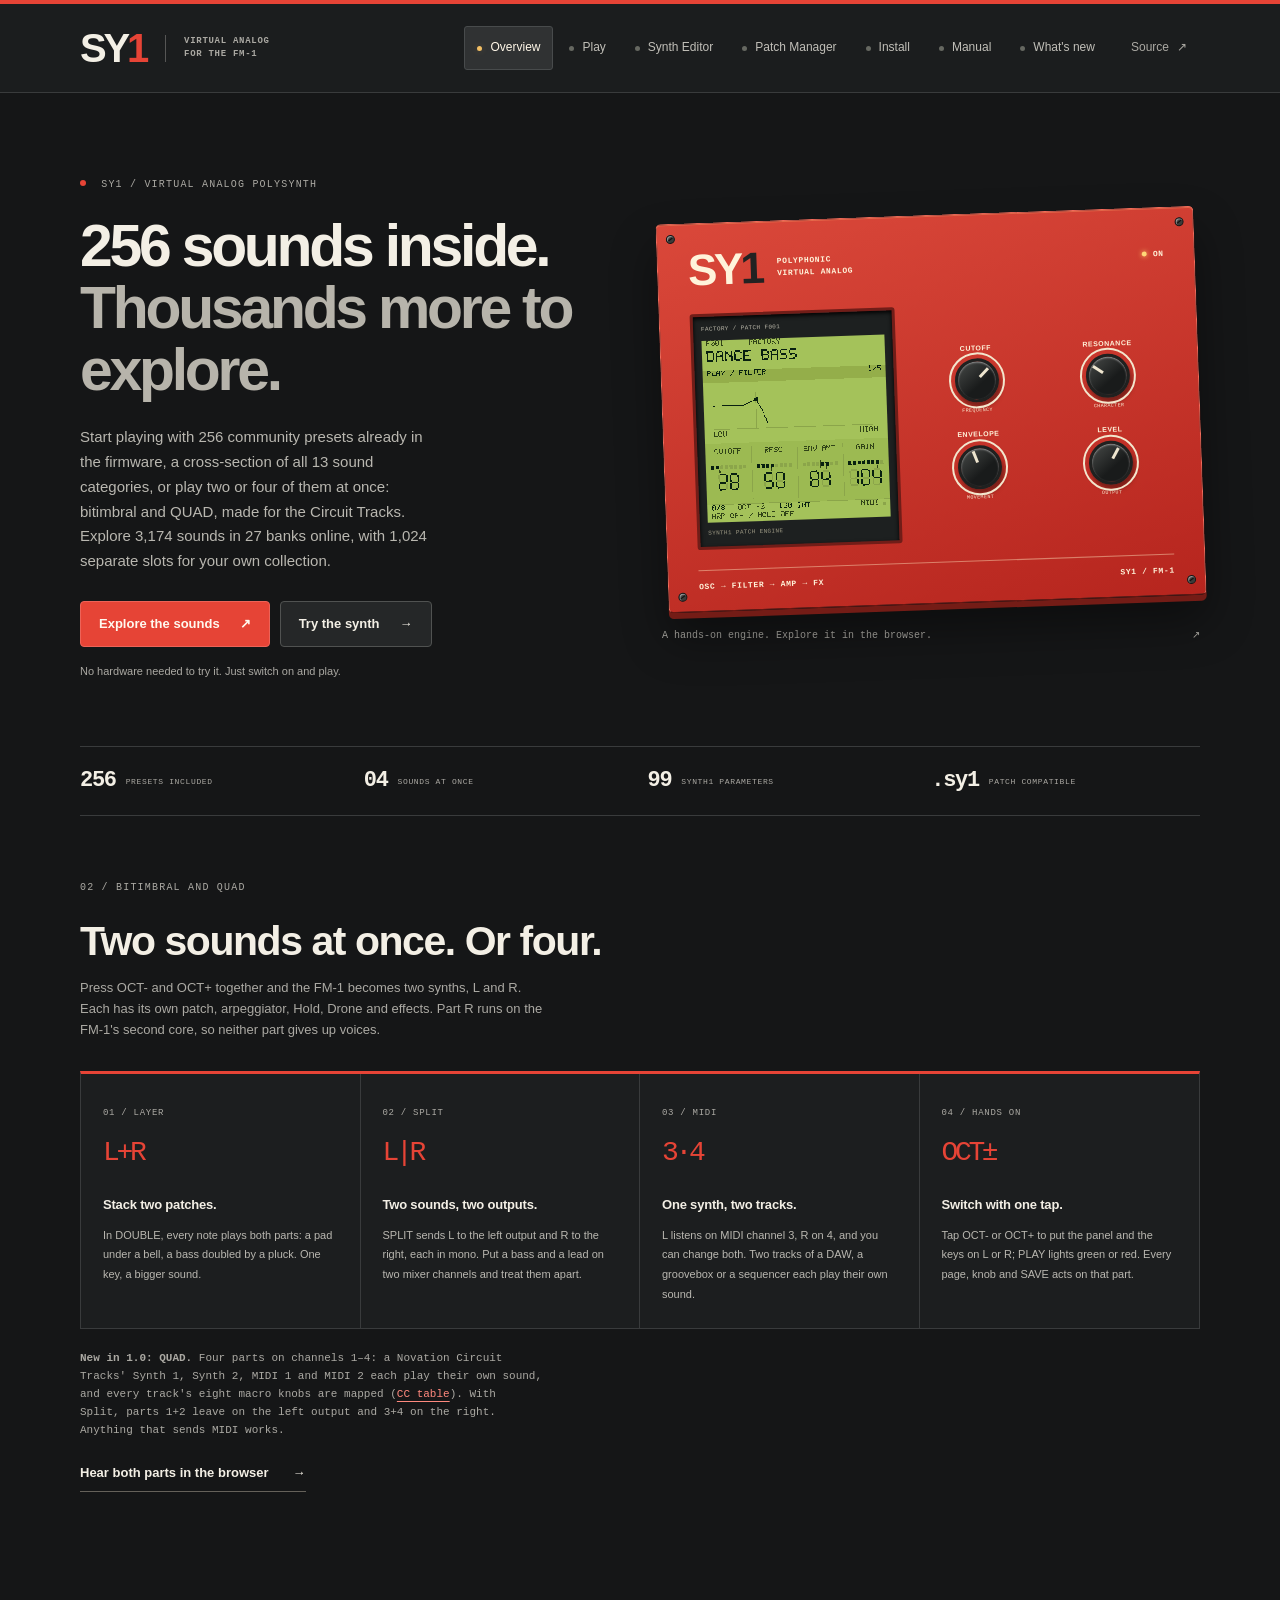
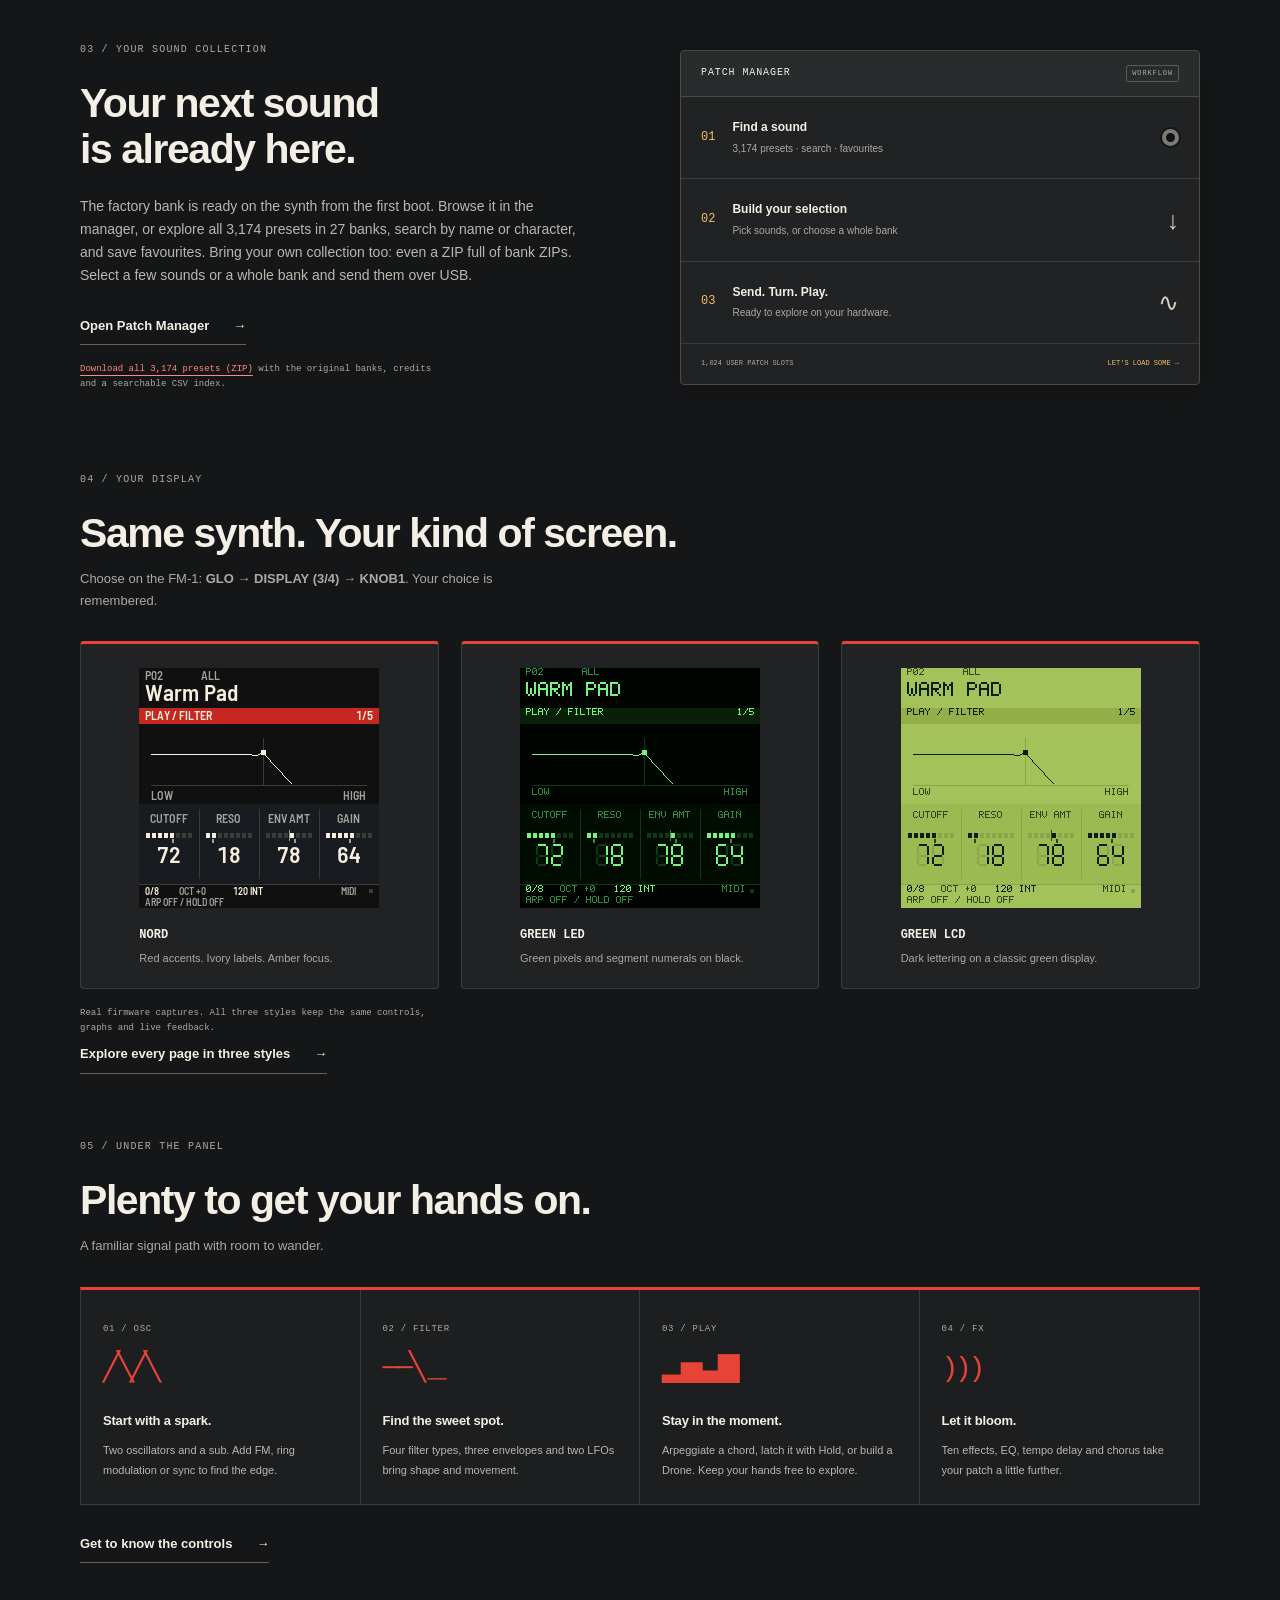
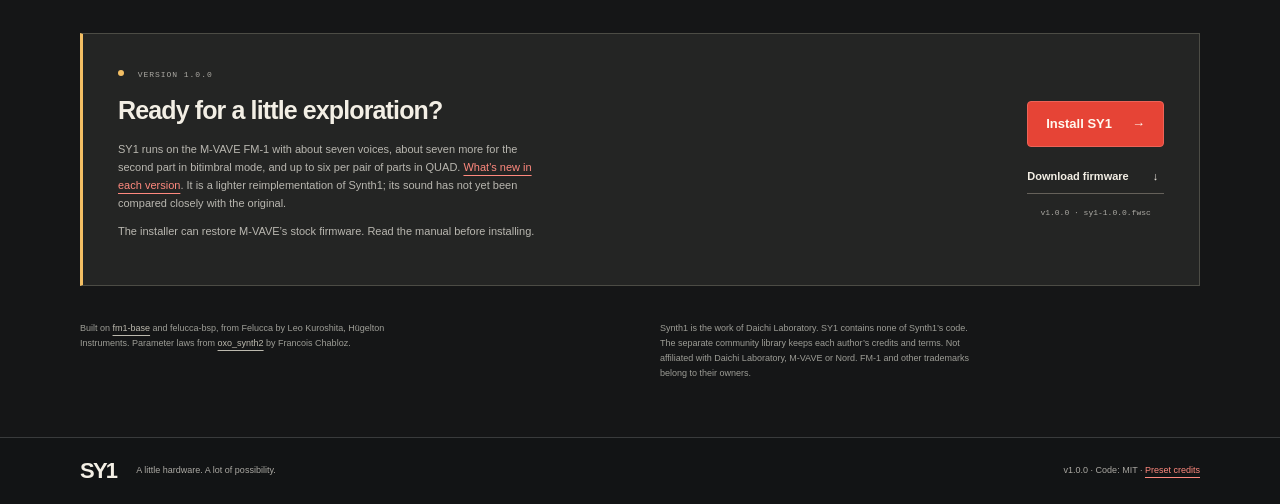
<file: index.html>
<!doctype html>
<html lang="en">
<head>
  <meta charset="utf-8">
  <meta name="viewport" content="width=device-width, initial-scale=1">
  <title>SY1 · Thousands of patches. One small synth.</title>
  <meta name="description" content="Turn the M-VAVE FM-1 into a hands-on virtual analog polysynth. Play SY1 in your browser, install the firmware, and manage your Synth1 patches.">
<link rel="stylesheet" href="assets/site.css">
</head>
<body data-site-page="home">
<a class="site-skip" href="#content">Skip to content</a>
<header class="site-header"><div class="site-header-inner"><a class="site-brand" href="./" aria-label="SY1 home">SY<span>1</span><span class="brand-caption">VIRTUAL ANALOG<br>FOR THE FM-1</span></a><nav class="site-nav" aria-label="Main navigation"><a href="./" aria-current="page"><span class="nav-led" aria-hidden="true"></span>Overview</a><a href="emu/"><span class="nav-led" aria-hidden="true"></span>Play</a><a href="editor/"><span class="nav-led" aria-hidden="true"></span>Synth Editor</a><a href="manager/" target="_blank" rel="noopener"><span class="nav-led" aria-hidden="true"></span>Patch Manager</a><a href="install/"><span class="nav-led" aria-hidden="true"></span>Install</a><a href="manual/"><span class="nav-led" aria-hidden="true"></span>Manual</a><a href="news/"><span class="nav-led" aria-hidden="true"></span>What's new</a><a href="https://github.com/fenderberg/fm1-sy1" class="source-link">Source <span aria-hidden="true">↗</span></a></nav></div></header>
<main id="content" tabindex="-1">
  <section class="hero">
    <div class="hero-copy">
      <p class="eyebrow"><span class="signal-led" aria-hidden="true"></span> SY1 / VIRTUAL ANALOG POLYSYNTH</p>
      <h1>256 sounds inside.<br><span>Thousands more to explore.</span></h1>
      <p class="hero-lede">Start playing with 256 community presets already in the firmware, a cross-section of all 13 sound categories, or play two or four of them at once: bitimbral and QUAD, made for the Circuit Tracks. Explore 3,174 sounds in 27 banks online, with 1,024 separate slots for your own collection.</p>
      <div class="hero-actions"><a class="button primary" href="manager/" target="_blank" rel="noopener">Explore the sounds <span aria-hidden="true">↗</span></a><a class="button secondary" href="emu/">Try the synth <span aria-hidden="true">→</span></a></div>
      <p class="hero-note">No hardware needed to try it. Just switch on and play.</p>
    </div>
    <a class="rack-link" href="emu/" aria-label="Open SY1 in the browser">
      <div class="rack" aria-hidden="true">
        <i class="rack-screw screw-tl"></i><i class="rack-screw screw-tr"></i><i class="rack-screw screw-bl"></i><i class="rack-screw screw-br"></i>
        <div class="rack-topline"><span class="rack-brand">SY<span>1</span></span><span class="rack-label">POLYPHONIC<br>VIRTUAL ANALOG</span><span class="rack-power"><i></i> ON</span></div>
        <div class="rack-controls">
          <div class="rack-lcd"><span class="lcd-caption">FACTORY / PATCH F001</span><img src="manual/img/screen-factory-lcd.png" width="240" height="240" alt=""><span class="lcd-footer">SYNTH1 PATCH ENGINE</span></div>
          <div class="rack-knobs">
            <div class="knob-unit"><span>CUTOFF</span><i class="knob knob-a"></i><small>FREQUENCY</small></div>
            <div class="knob-unit"><span>RESONANCE</span><i class="knob knob-b"></i><small>CHARACTER</small></div>
            <div class="knob-unit"><span>ENVELOPE</span><i class="knob knob-c"></i><small>MOVEMENT</small></div>
            <div class="knob-unit"><span>LEVEL</span><i class="knob knob-d"></i><small>OUTPUT</small></div>
          </div>
        </div>
        <div class="rack-bottom"><span>OSC → FILTER → AMP → FX</span><span class="rack-model">SY1 / FM-1</span></div>
      </div>
      <span class="rack-caption">A hands-on engine. Explore it in the browser. <span aria-hidden="true">↗</span></span>
    </a>
  </section>

  <div class="spec-strip" aria-label="Synthesizer features"><span><b>256</b> PRESETS INCLUDED</span><span><b>04</b> SOUNDS AT ONCE</span><span><b>99</b> SYNTH1 PARAMETERS</span><span><b>.sy1</b> PATCH COMPATIBLE</span></div>

  <section class="sound-section bitimbral-section" aria-labelledby="bi-title">
    <div class="section-heading"><p class="eyebrow">02 / BITIMBRAL AND QUAD</p><h2 id="bi-title">Two sounds at once. Or four.</h2><p>Press OCT- and OCT+ together and the FM-1 becomes two synths, L and R. Each has its own patch, arpeggiator, Hold, Drone and effects. Part R runs on the FM-1's second core, so neither part gives up voices.</p></div>
    <div class="signal-path">
      <article><span class="module-number">01 / LAYER</span><span class="module-symbol" aria-hidden="true">L+R</span><h3>Stack two patches.</h3><p>In DOUBLE, every note plays both parts: a pad under a bell, a bass doubled by a pluck. One key, a bigger sound.</p></article>
      <article><span class="module-number">02 / SPLIT</span><span class="module-symbol" aria-hidden="true">L|R</span><h3>Two sounds, two outputs.</h3><p>SPLIT sends L to the left output and R to the right, each in mono. Put a bass and a lead on two mixer channels and treat them apart.</p></article>
      <article><span class="module-number">03 / MIDI</span><span class="module-symbol" aria-hidden="true">3·4</span><h3>One synth, two tracks.</h3><p>L listens on MIDI channel 3, R on 4, and you can change both. Two tracks of a DAW, a groovebox or a sequencer each play their own sound.</p></article>
      <article><span class="module-number">04 / HANDS ON</span><span class="module-symbol" aria-hidden="true">OCT±</span><h3>Switch with one tap.</h3><p>Tap OCT- or OCT+ to put the panel and the keys on L or R; PLAY lights green or red. Every page, knob and SAVE acts on that part.</p></article>
    </div>
    <p class="micro-note"><strong>New in 1.0: QUAD.</strong> Four parts on channels 1–4: a Novation Circuit Tracks' Synth 1, Synth 2, MIDI 1 and MIDI 2 each play their own sound, and every track's eight macro knobs are mapped (<a href="manual/#the-circuit-s-macro-knobs-midi-cc-values">CC table</a>). With Split, parts 1+2 leave on the left output and 3+4 on the right. Anything that sends MIDI works.</p>
    <a class="text-link" href="emu/">Hear both parts in the browser <span aria-hidden="true">→</span></a>
  </section>

  <section class="patch-feature" aria-labelledby="patch-title">
    <div class="patch-copy"><p class="eyebrow">03 / YOUR SOUND COLLECTION</p><h2 id="patch-title">Your next sound<br>is already here.</h2><p>The factory bank is ready on the synth from the first boot. Browse it in the manager, or explore all 3,174 presets in 27 banks, search by name or character, and save favourites. Bring your own collection too: even a ZIP full of bank ZIPs. Select a few sounds or a whole bank and send them over USB.</p><a class="text-link" href="manager/">Open Patch Manager <span aria-hidden="true">→</span></a><p class="micro-note"><a href="library/sy1-community-library.zip" download>Download all 3,174 presets (ZIP)</a> with the original banks, credits and a searchable CSV index.</p></div>
    <div class="patch-preview" aria-label="Patch Manager workflow preview">
      <div class="panel-title"><span>PATCH MANAGER</span><span class="preview-label">WORKFLOW</span></div>
      <div class="preview-step"><span class="step-number">01</span><div><strong>Find a sound</strong><span>3,174 presets · search · favourites</span></div><span class="mini-jack" aria-hidden="true"></span></div>
      <div class="preview-step"><span class="step-number">02</span><div><strong>Build your selection</strong><span>Pick sounds, or choose a whole bank</span></div><span class="file-mark" aria-hidden="true">↓</span></div>
      <div class="preview-step"><span class="step-number">03</span><div><strong>Send. Turn. Play.</strong><span>Ready to explore on your hardware.</span></div><span class="mini-wave" aria-hidden="true">∿</span></div>
      <div class="preview-bottom"><span>1,024 USER PATCH SLOTS</span><a href="manager/" target="_blank" rel="noopener">LET’S LOAD SOME <span aria-hidden="true">→</span></a></div>
    </div>
  </section>

  <section class="display-section" aria-labelledby="display-title">
    <div class="section-heading"><p class="eyebrow">04 / YOUR DISPLAY</p><h2 id="display-title">Same synth. Your kind of screen.</h2><p>Choose on the FM-1: <strong>GLO → DISPLAY (3/4) → KNOB1</strong>. Your choice is remembered.</p></div>
    <div class="display-styles">
      <figure><img src="manual/img/screen-play.png" width="240" height="240" loading="lazy" alt="NORD display with a red section strip, ivory labels and amber indicators"><figcaption><strong>NORD</strong><span>Red accents. Ivory labels. Amber focus.</span></figcaption></figure>
      <figure><img src="manual/img/screen-green-play.png" width="240" height="240" loading="lazy" alt="GREEN LED display with green pixel lettering and segment numerals on black"><figcaption><strong>GREEN LED</strong><span>Green pixels and segment numerals on black.</span></figcaption></figure>
      <figure><img src="manual/img/screen-lcd-play.png" width="240" height="240" loading="lazy" alt="GREEN LCD display with dark lettering and graphics on a light green background"><figcaption><strong>GREEN LCD</strong><span>Dark lettering on a classic green display.</span></figcaption></figure>
    </div>
    <p class="micro-note">Real firmware captures. All three styles keep the same controls, graphs and live feedback.</p>
    <a class="text-link" href="manual/screens/">Explore every page in three styles <span aria-hidden="true">→</span></a>
  </section>

  <section class="sound-section" aria-labelledby="sound-title">
    <div class="section-heading"><p class="eyebrow">05 / UNDER THE PANEL</p><h2 id="sound-title">Plenty to get your hands on.</h2><p>A familiar signal path with room to wander.</p></div>
    <div class="signal-path">
      <article><span class="module-number">01 / OSC</span><span class="module-symbol" aria-hidden="true">╱╲╱╲</span><h3>Start with a spark.</h3><p>Two oscillators and a sub. Add FM, ring modulation or sync to find the edge.</p></article>
      <article><span class="module-number">02 / FILTER</span><span class="module-symbol" aria-hidden="true">──╲＿</span><h3>Find the sweet spot.</h3><p>Four filter types, three envelopes and two LFOs bring shape and movement.</p></article>
      <article><span class="module-number">03 / PLAY</span><span class="module-symbol" aria-hidden="true">▂▅▃▇</span><h3>Stay in the moment.</h3><p>Arpeggiate a chord, latch it with Hold, or build a Drone. Keep your hands free to explore.</p></article>
      <article><span class="module-number">04 / FX</span><span class="module-symbol" aria-hidden="true">)))</span><h3>Let it bloom.</h3><p>Ten effects, EQ, tempo delay and chorus take your patch a little further.</p></article>
    </div>
    <a class="text-link" href="manual/">Get to know the controls <span aria-hidden="true">→</span></a>
  </section>

  <section class="release-section" aria-labelledby="release-title">
    <div><p class="eyebrow"><span class="signal-led amber" aria-hidden="true"></span> VERSION 1.0.0</p><h2 id="release-title">Ready for a little exploration?</h2><p>SY1 runs on the M-VAVE FM-1 with about seven voices, about seven more for the second part in bitimbral mode, and up to six per pair of parts in QUAD. <a href="news/">What's new in each version</a>. It is a lighter reimplementation of Synth1; its sound has not yet been compared closely with the original.</p><p>The installer can restore M-VAVE’s stock firmware. Read the manual before installing.</p></div>
    <div class="release-actions"><a class="button primary" href="install/">Install SY1 <span aria-hidden="true">→</span></a><a class="text-link" href="firmware/sy1-1.0.0.fwsc" download>Download firmware <span aria-hidden="true">↓</span></a><span class="micro-note">v1.0.0 · sy1-1.0.0.fwsc</span></div>
  </section>
  <div class="credits"><p>Built on <a href="https://github.com/charlesvestal/fm1-base">fm1-base</a> and felucca-bsp, from Felucca by Leo Kuroshita, Hügelton Instruments. Parameter laws from <a href="https://github.com/chab/oxo_synth2">oxo_synth2</a> by Francois Chabloz.</p><p>Synth1 is the work of Daichi Laboratory. SY1 contains none of Synth1’s code. The separate community library keeps each author’s credits and terms. Not affiliated with Daichi Laboratory, M-VAVE or Nord. FM-1 and other trademarks belong to their owners.</p></div>
</main>
<footer class="site-footer"><div><a class="footer-wordmark" href="./">SY1</a><span>A little hardware. A lot of possibility.</span></div><p>v1.0.0 · Code: MIT · <a href="library/CREDITS.md">Preset credits</a></p></footer>
</body>
</html>
</file>
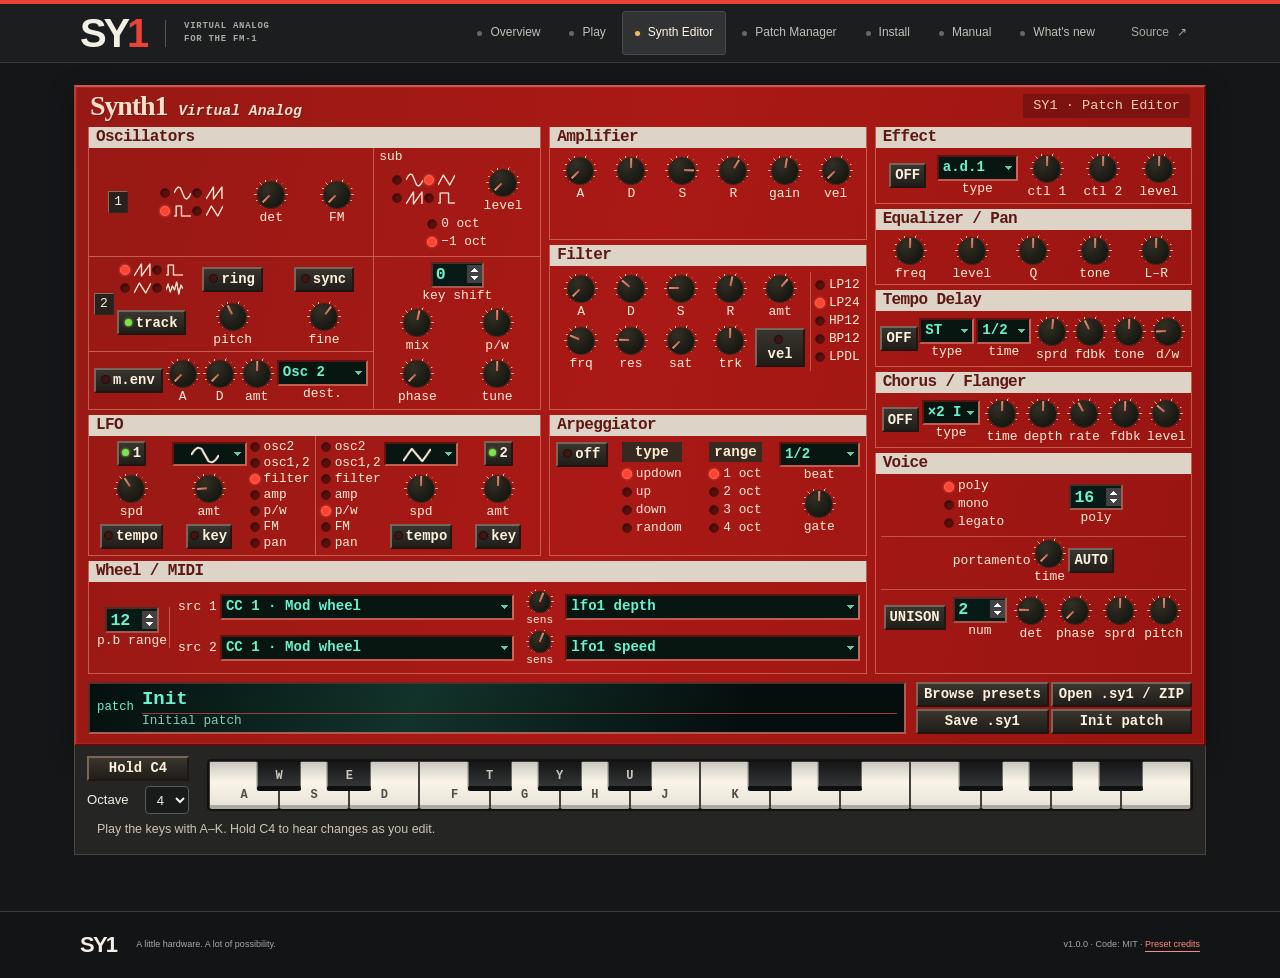
<file: editor/index.html>
<!doctype html>
<html lang="en">
<head>
  <meta charset="utf-8"><meta name="viewport" content="width=device-width,initial-scale=1">
  <title>Synth Editor · SY1</title>
  <meta name="description" content="Load, play and edit Synth1 patches in your browser.">
  <link rel="stylesheet" href="editor.css?v=classic">
<link rel="stylesheet" href="../assets/site.css">
</head>
<body data-site-page="editor">
<a class="site-skip" href="#content">Skip to content</a>
<header class="site-header"><div class="site-header-inner"><a class="site-brand" href="../" aria-label="SY1 home">SY<span>1</span><span class="brand-caption">VIRTUAL ANALOG<br>FOR THE FM-1</span></a><nav class="site-nav" aria-label="Main navigation"><a href="../"><span class="nav-led" aria-hidden="true"></span>Overview</a><a href="../emu/"><span class="nav-led" aria-hidden="true"></span>Play</a><a href="../editor/" aria-current="page"><span class="nav-led" aria-hidden="true"></span>Synth Editor</a><a href="../manager/" target="_blank" rel="noopener"><span class="nav-led" aria-hidden="true"></span>Patch Manager</a><a href="../install/"><span class="nav-led" aria-hidden="true"></span>Install</a><a href="../manual/"><span class="nav-led" aria-hidden="true"></span>Manual</a><a href="../news/"><span class="nav-led" aria-hidden="true"></span>What's new</a><a href="https://github.com/fenderberg/fm1-sy1" class="source-link">Source <span aria-hidden="true">↗</span></a></nav></div></header>
<main id="content" tabindex="-1">
  <div class="instrument">
    <header class="faceplate"><h1>Synth1 <i>Virtual Analog</i></h1><span>SY1 · Patch Editor</span></header>
    <div id="modules"></div>
    <div class="patch-strip">
      <div class="patch-display"><label for="patch-name">patch</label><input id="patch-name" maxlength="31" value="Init" autocomplete="off"><span id="source">Initial patch</span></div>
      <div class="file-actions"><button id="browse">Browse presets</button><button id="open">Open .sy1 / ZIP</button><button id="save">Save .sy1</button><button id="init">Init patch</button></div>
      <input id="file" type="file" accept=".sy1,.zip" hidden>
    </div>
  </div>
  <div class="audition">
    <section class="keyboard-row" aria-label="Audition patch">
      <div class="monitor"><button id="hold" aria-pressed="false">Hold C4</button><label>Octave <select id="octave" aria-label="Keyboard octave"></select></label></div>
      <div id="keyboard" aria-label="Piano keyboard"></div>
    </section>
    <p id="message" role="status">Play the keys with A–K. Hold C4 to hear changes as you edit.</p>
  </div>
  <dialog id="library" aria-labelledby="browser-title">
    <header><h2 id="browser-title">Browse presets</h2><button id="close" aria-label="Close preset browser">Close</button></header>
    <label>Bank <select id="banks"></select></label>
    <label>Find a patch <input type="search" id="find" autocomplete="off" placeholder="Name or category"></label>
    <label>Patch <select id="presets" size="8"></select></label>
    <p id="bank-info"></p><p id="library-status" role="status"></p><button id="load" class="primary">Load patch</button>
  </dialog>
</main>
<script type="module" src="editor.js?v=classic"></script>
<footer class="site-footer"><div><a class="footer-wordmark" href="../">SY1</a><span>A little hardware. A lot of possibility.</span></div><p>v1.0.0 · Code: MIT · <a href="../library/CREDITS.md">Preset credits</a></p></footer>
</body>
</html>
</file>
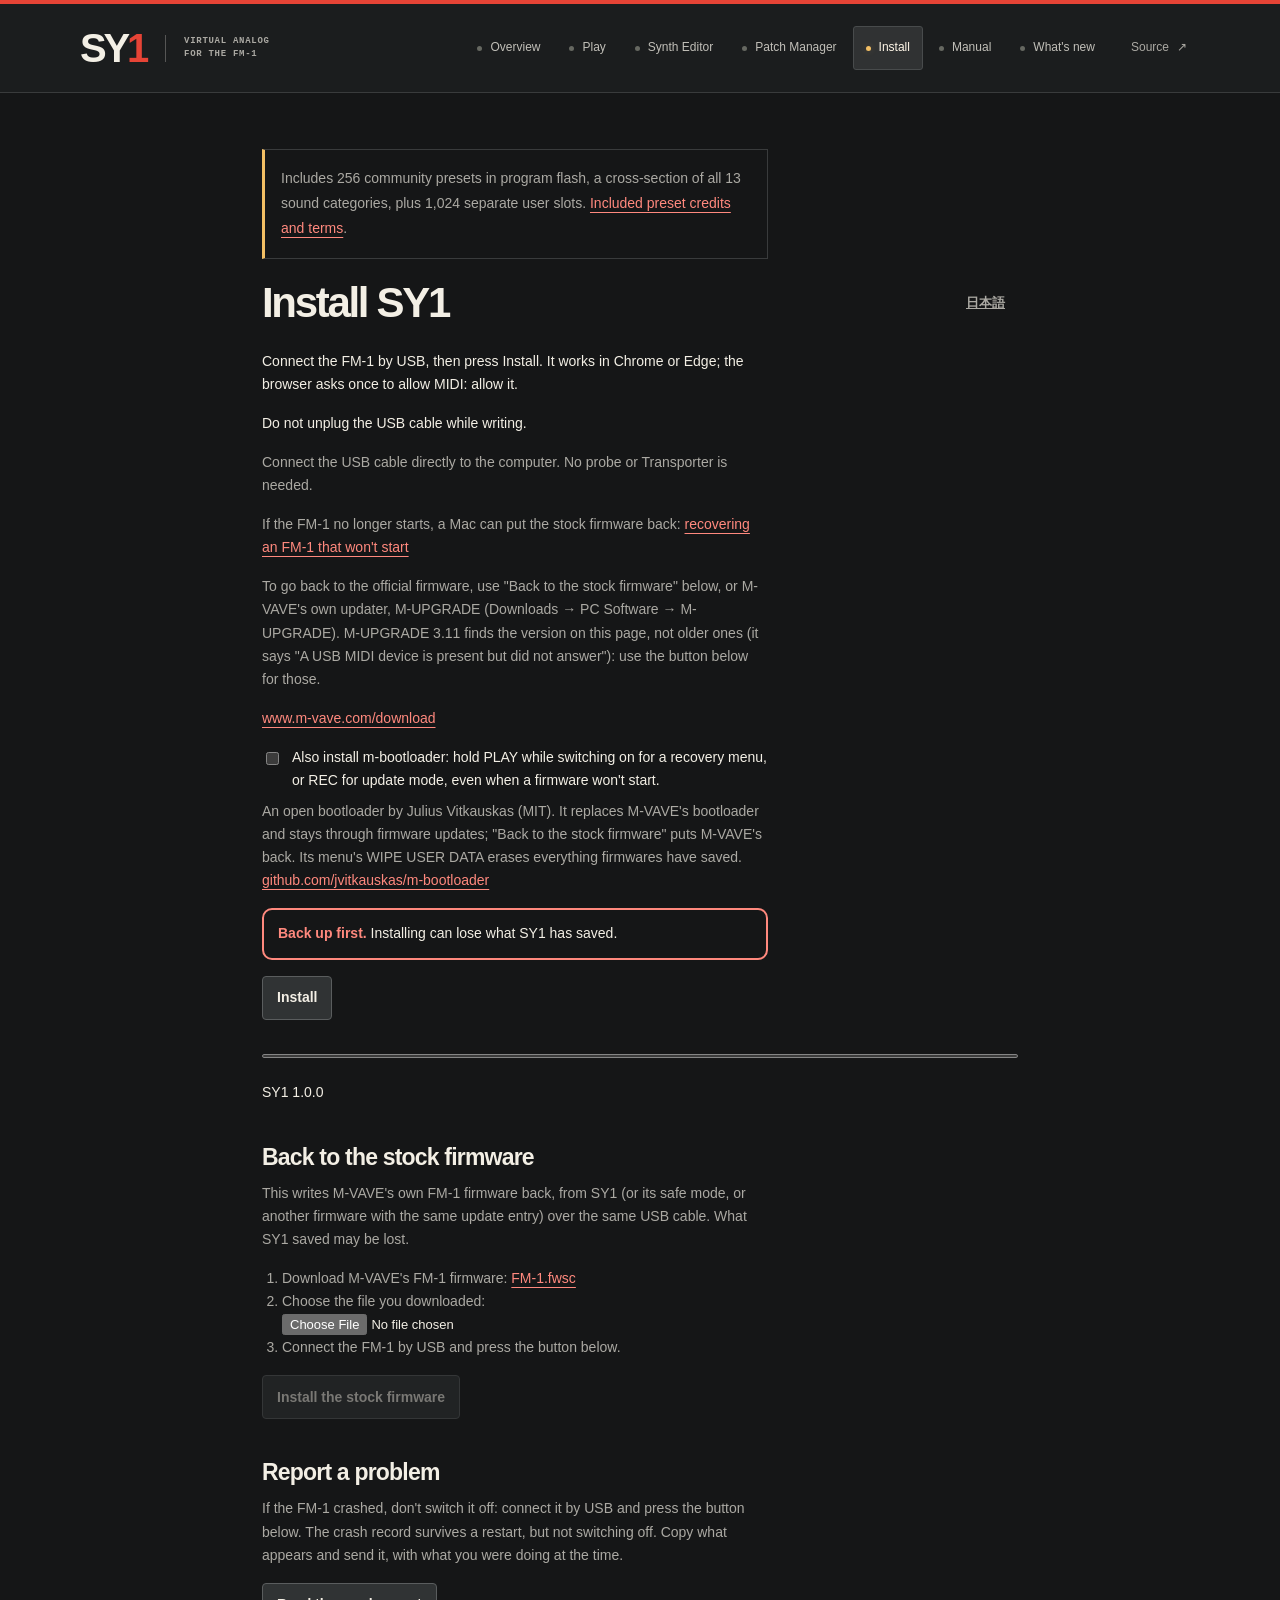
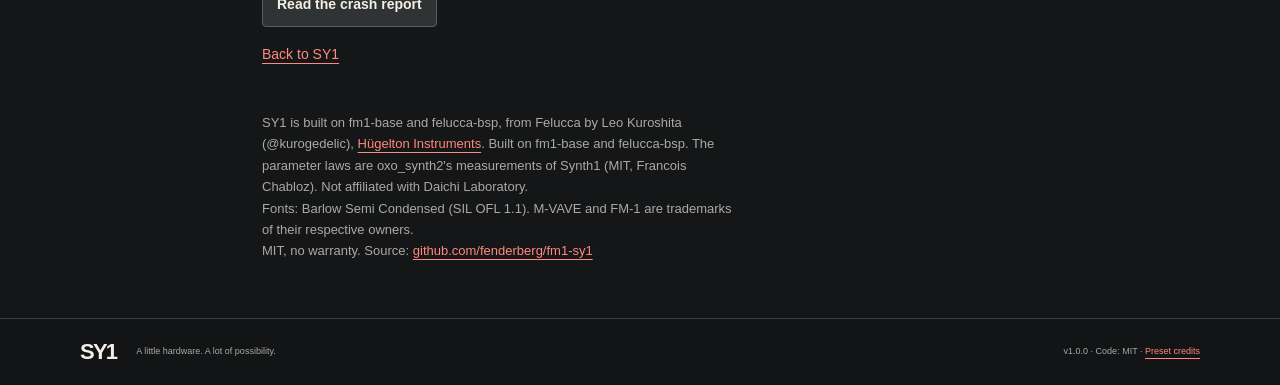
<file: install/index.html>
<!doctype html>
<!-- SPDX-License-Identifier: MPL-2.0
     Copyright (C) 2026 Charles Vestal
     Copyright (C) 2026 Leo Kuroshita (@kurogedelic), Hügelton Instruments
     A firmware's installer page: Felucca's (by way of X0X and FoMni-1), English first. tools/make_site.py fills in
     the firmware's name, source and credits ({{...}}) and inlines fm1pkg.js, fm1ota.js and the package's metadata. -->
<html lang="en">
<head>
<meta charset="utf-8">
<meta name="viewport" content="width=device-width, initial-scale=1">
<title>Install · SY1</title>
<style>
  /* light: the coral and the dim brown darkened just enough for 4.5:1 on the cream (and white on the coral) */
  :root { --bg: #faf4e8; --fg: #48392f; --dim: #6e5c4b; --accent: #b84a1e; --on-accent: #fff; --bad: #a3271b; --focus: #1f6fd1; }
  @media (prefers-color-scheme: dark) {
    :root:not([data-theme="light"]) { --bg: #1c1814; --fg: #f2e8d8; --dim: #b3a28e; --accent: #f28a5a; --on-accent: #2a140a; --bad: #ff8a73; --focus: #79adff; }
  }
  :root[data-theme="dark"] { --bg: #1c1814; --fg: #f2e8d8; --dim: #b3a28e; --accent: #f28a5a; --on-accent: #2a140a; --bad: #ff8a73; --focus: #79adff; }
  body { margin: 0; background: var(--bg); color: var(--fg);
         font: 16px/1.6 -apple-system, BlinkMacSystemFont, "Helvetica Neue", Arial, sans-serif; }
  main { max-width: 520px; margin: 0 auto; padding: 48px 16px 0; }
  footer { max-width: 520px; margin: 0 auto; padding: 24px 16px 48px; }
  h1 { font-size: 24px; font-weight: 600; margin: 0 0 24px; }
  .lang { float: right; font-size: 13px; color: var(--dim); cursor: pointer; text-decoration: underline; background: none; padding: 4px 0; }
  p { margin: 0 0 16px; }
  button { font: inherit; background: var(--accent); color: var(--on-accent); border: 0; border-radius: 999px; padding: 8px 22px; cursor: pointer; }
  button:disabled { opacity: .45; cursor: default; }
  :focus-visible { outline: 3px solid var(--focus); outline-offset: 2px; }
  a { color: inherit; }
  #alert { color: var(--bad); font-weight: 600; margin: 0; }
  #alert:empty { display: none; }
  .sr { position: absolute; width: 1px; height: 1px; overflow: hidden; clip: rect(0 0 0 0); white-space: nowrap; }
  #status { margin-top: 16px; min-height: 1.6em; }
  .small { color: var(--dim); font-size: 13px; }
  progress { width: 100%; height: 8px; margin-top: 16px; accent-color: var(--accent); }
  pre { color: var(--dim); font-size: 12px; white-space: pre-wrap; margin-top: 16px; }
  /* the log: its own scrolling box (an install is a few thousand lines), hidden until it has some */
  #log { max-height: 15em; overflow-y: auto; overscroll-behavior: contain; padding: 8px 10px; border-radius: 6px;
         border: 1px solid color-mix(in srgb, var(--dim) 35%, transparent); }
  #log:empty { display: none; }
  #portlist { list-style: none; padding: 0; }
  #portlist li { display: flex; gap: 10px; align-items: center; margin: 0 0 6px; }
  h2 { font-size: 18px; font-weight: 600; margin: 40px 0 12px; }
  ol { margin: 0 0 16px; padding-left: 20px; }
  textarea { width: 100%; box-sizing: border-box; font: 12px/1.4 ui-monospace, Menlo, monospace; color: var(--fg);
             background: transparent; border: 1px solid var(--dim); border-radius: 6px; padding: 8px; }
  input[type=file] { font: inherit; font-size: 13px; color: var(--fg); max-width: 100%; }
  .opt { display: flex; gap: 10px; align-items: flex-start; margin: 0 0 8px; }
  .opt input { margin-top: 6px; accent-color: var(--accent); }
  .backup { border: 2px solid var(--accent); border-radius: 10px; padding: 12px 14px; margin: 0 0 16px; }
  .backup strong { color: var(--accent); }
  dialog { max-width: 440px; border: 0; border-radius: 12px; padding: 24px; background: var(--bg); color: var(--fg);
           box-shadow: 0 8px 40px rgba(0, 0, 0, .35); }
  dialog::backdrop { background: rgba(0, 0, 0, .45); }
  dialog h2 { margin: 0 0 12px; }
  dialog .row { display: flex; gap: 12px; justify-content: flex-end; margin: 24px 0 0; }
  button.plain { background: none; color: var(--fg); border: 1px solid var(--dim); }
  @media (prefers-reduced-motion: reduce) { * { transition: none !important; animation: none !important; } }
</style>
<link rel="stylesheet" href="../assets/site.css">
</head>
<body data-site-page="install">
<a class="site-skip" href="#content">Skip to content</a>
<header class="site-header"><div class="site-header-inner"><a class="site-brand" href="../" aria-label="SY1 home">SY<span>1</span><span class="brand-caption">VIRTUAL ANALOG<br>FOR THE FM-1</span></a><nav class="site-nav" aria-label="Main navigation"><a href="../"><span class="nav-led" aria-hidden="true"></span>Overview</a><a href="../emu/"><span class="nav-led" aria-hidden="true"></span>Play</a><a href="../editor/"><span class="nav-led" aria-hidden="true"></span>Synth Editor</a><a href="../manager/" target="_blank" rel="noopener"><span class="nav-led" aria-hidden="true"></span>Patch Manager</a><a href="../install/" aria-current="page"><span class="nav-led" aria-hidden="true"></span>Install</a><a href="../manual/"><span class="nav-led" aria-hidden="true"></span>Manual</a><a href="../news/"><span class="nav-led" aria-hidden="true"></span>What's new</a><a href="https://github.com/fenderberg/fm1-sy1" class="source-link">Source <span aria-hidden="true">↗</span></a></nav></div></header>
<main id="content" tabindex="-1"><p class="factory-note">Includes 256 community presets in program flash, a cross-section of all 13 sound categories, plus 1,024 separate user slots. <a href="../library/factory500-credits.txt">Included preset credits and terms</a>.</p>
  <button type="button" class="lang" id="lang" lang="ja">日本語</button>
  <h1>Install SY1</h1>
  <p data-t="intro">Connect the FM-1 by USB, then press Install. It works in Chrome or Edge; the browser asks once to allow MIDI: allow it.</p>
  <p data-t="warn">Do not unplug the USB cable while writing.</p>
  <p class="small" data-t="direct"></p>
  <p class="small"><span data-t="brick"></span>
    <a href="https://github.com/hugelton/felucca-bsp/tree/main/tools" data-t="bricklink">recovering an FM-1 that won't start</a></p>
  <p class="small" data-t="back"></p>
  <p class="small"><a href="https://www.m-vave.com/download" target="_blank" rel="noopener">www.m-vave.com/download<span class="sr" data-t="newtab"> (opens in a new tab)</span></a></p>
  <div id="mbootopt" hidden>
    <p class="opt"><input type="checkbox" id="mboot"><label for="mboot" data-t="mboot"></label></p>
    <p class="small"><span data-t="mbootwhy"></span>
      <a href="https://github.com/jvitkauskas/m-bootloader" target="_blank" rel="noopener">github.com/jvitkauskas/m-bootloader<span class="sr" data-t="newtab"> (opens in a new tab)</span></a></p>
  </div>
  <p class="backup"><strong data-t="bakh">Back up first.</strong> <span data-t="confirmbak"></span>
    <a class="baklink" href="../backup/" target="_blank" rel="noopener"><span data-t="backuplink"></span><span class="sr" data-t="newtab"> (opens in a new tab)</span></a></p>
  <p><button type="button" id="go" disabled data-t="install">Install</button></p>
  <label class="sr" for="bar" data-t="progress">Progress</label>
  <progress id="bar" max="100" value="0"></progress>
  <p id="status" role="status"></p>
  <p id="alert" role="alert"></p>
  <pre id="log"></pre>
  <div id="portpick" hidden>
    <h2 data-t="pickh">Is the FM-1 under another name?</h2>
    <p class="small" data-t="pickwhy"></p>
    <ul id="portlist" class="small"></ul>
    <p id="pickstatus" role="status"></p>
  </div>
  <h2 data-t="stockh">Back to the stock firmware</h2>
  <p class="small" data-t="stockwhy"></p>
  <ol class="small">
    <li><span data-t="stock1"></span> <a id="stocklink" href="https://yms-file-store.oss-cn-hongkong.aliyuncs.com/software/firmware/FM-1.fwsc">FM-1.fwsc</a></li>
    <li><label for="stockfile" data-t="stock2">Choose the file you downloaded:</label><br><input type="file" id="stockfile" accept=".fwsc"></li>
    <li data-t="stock3"></li>
  </ol>
  <p><button type="button" id="stockgo" disabled data-t="stockinstall">Install the stock firmware</button></p>
  <h2 data-t="reporth">Report a problem</h2>
  <p class="small" data-t="reportwhy"></p>
  <p><button type="button" id="reportgo" data-t="reportread">Read the crash report</button>
    <button type="button" id="reportcopy" hidden data-t="reportcopy">Copy</button></p>
  <p id="reportstatus" role="status"></p>
  <label class="sr" for="report" data-t="reportlabel">Crash report</label>
  <textarea id="report" readonly hidden rows="14"></textarea>
  <p><a href="../" data-t="manual">Back to SY1</a></p>
</main>
<dialog id="appask" aria-labelledby="appaskh">
  <form method="dialog">
    <h2 id="appaskh"></h2>
    <div id="appaskt"></div>
    <div class="row" id="appaskrow"></div>
  </form>
</dialog>
<dialog id="confirm" aria-labelledby="confirmh">
  <form method="dialog">
    <h2 id="confirmh" data-t="confirmh"></h2>
    <p class="backup"><strong data-t="bakh">Back up first.</strong> <span data-t="confirmbak"></span>
      <a class="baklink" href="../backup/" target="_blank" rel="noopener"><span data-t="backuplink"></span><span class="sr" data-t="newtab"> (opens in a new tab)</span></a></p>
    <p class="opt"><input type="checkbox" id="bakok"><label for="bakok" data-t="bakok"></label></p>
    <p data-t="confirm1"></p>
    <p id="confirmboot" data-t="confirmboot"></p>
    <div class="row"><button type="submit" class="plain" value="cancel" data-t="confirmcancel"></button>
      <button type="submit" id="confirmgo" value="go" disabled data-t="confirmgo"></button></div>
  </form>
</dialog>
<footer>
  <p class="small">SY1 is built on fm1-base and felucca-bsp, from Felucca by Leo Kuroshita (@kurogedelic), <a href="https://hugelton.com" target="_blank" rel="noopener">Hügelton Instruments<span class="sr" data-t="newtab"> (opens in a new tab)</span></a>. Built on fm1-base and felucca-bsp. The parameter laws are oxo_synth2's measurements of Synth1 (MIT, Francois Chabloz). Not affiliated with Daichi Laboratory.<br>
    Fonts: Barlow Semi Condensed (SIL OFL 1.1). M-VAVE and FM-1 are trademarks of their respective owners.<br>
    <span data-t="license"></span> <a href="https://github.com/fenderberg/fm1-sy1" target="_blank" rel="noopener">github.com/fenderberg/fm1-sy1<span class="sr" data-t="newtab"> (opens in a new tab)</span></a></p>
</footer>
<script type="module">
// SPDX-License-Identifier: MPL-2.0
// Copyright (C) 2026 Charles Vestal
// Copyright (C) 2026 Chris Farrell (the FM-1's usual port names, and other ports asked only once allowed: from
//   fm-static, github.com/seajaysec/fm-static, by his permission under MPL-2.0: seajaysec/fm-static#1)
//
// Finding FM-1s on Web MIDI, one copy for every page: fm1-base's installer (through fm1ota.js) and backup page, and
// the FM-1 Screen Reader's page (fm1-reader web/reader.js). fm1-reader keeps a copy of this file, made and checked by
// its tools/sync_announce.sh: change it here.
//
// A port is asked who it is in one of two ways:
//  - The screen reader's HELLO (fm1-reader PROTOCOL.md): F0 7D 53 52 01 01 F7. 7D is the ID for non-commercial use,
//    which other gear ignores, so a HELLO goes to every port, ASK_TRIES times while the port stays plugged in. Every
//    firmware on fm1-base answers it (device/announce.c) with its name and the link to its words file, whatever its
//    port is called. M-VAVE's firmware and the update loader don't.
//  - The update protocol's identity query (fm1ota.js handshake): M-VAVE's own SysEx, which the stock firmware and the
//    loader answer too. It goes only to an askable port: one with a usual name (PORT_NAMES), one the user picked, or
//    one that answered a HELLO.
// A HELLO answer is told from the HELLO itself by the name in it: a loopback (macOS's IAC bus, a DAW's MIDI through)
// sends the HELLO back as it went out, with no name.

// port names asked without being picked (any case, part of the name). "FM1": the Open firmware's "FM1 Community"
// The FM-1 firmwares of the family name their own port after themselves (an FM-1 running one shows as that name alone):
// "optimist", "sloop", "melodee", "loom-8" / "loom8", as tools/fm1ports.py asks them too.
const PORT_NAMES = ["fm-1", "fm1", "felucca", "ota", "composite", "sinco", "usb-midi", "optimist", "sloop", "melodee", "loom-8", "loom8"];
function usualName(name, names = PORT_NAMES) {
  const n = (name || "").toLowerCase();
  return names.some((p) => n.includes(p));
}

const livePorts = (map) => [...map.values()].filter((p) => p.state !== "disconnected");

// an input's output: the one with its name; else the only one with its name but for a number at the end (Windows
// numbers each port); else the only output there is. null: none
function outputFor(access, input) {
  const outs = livePorts(access.outputs);
  const bare = (s) => (s || "").replace(/\s+\d+$/, "");
  const same = outs.filter((o) => bare(o.name) === bare(input.name));
  return outs.find((o) => o.name === input.name) || (same.length === 1 ? same[0] : null) ||
    (outs.length === 1 ? outs[0] : null);
}

// every plugged-in input that has an output: [{ name, input, output }]
function pairs(access) {
  return livePorts(access.inputs).map((input) => ({ name: input.name || "", input, output: outputFor(access, input) }))
    .filter((p) => p.output);
}

// ---------------------------------------------------------------- the screen reader's HELLO (fm1-reader PROTOCOL.md)
const SR = [0x7D, 0x53, 0x52];
const SR_HELLO = 1, SR_BYE = 2, SR_WHERE = 3, SR_SAY = 16, SR_VER = 1;
const ASK_TRIES = 3;
const srFrame = (cmd, ...args) => [0xF0, ...SR, cmd, ...args, 0xF7];
const isSr = (d) => !!d && d[0] === 0xF0 && d[1] === SR[0] && d[2] === SR[1] && d[3] === SR[2];

// a HELLO answer -> { name, words } (words: the https link to its words file, or ""), or null when it is none: a
// HELLO sent back by a loopback has no name
function srHello(d) {
  if (!isSr(d) || d[4] !== SR_HELLO || d[d.length - 1] !== 0xF7) return null;
  const [name = "", words = ""] = String.fromCharCode(...Array.from(d.slice(6, d.length - 1)).filter((b) => b < 128))
    .split("\0");
  if (!name) return null;
  return { name, words: /^https:\/\/[^\s"']+\.json$/.test(words) ? words : "" };
}

// which outputs a HELLO goes to now: every output ASK_TRIES times after it appears, then only the ones that answered
// (a reader keeps those listening). Other gear on the computer gets three short SysEx it ignores, not one every two
// seconds. forget(id) when a port is unplugged or lost: it is asked again
class Asking {
  constructor(tries = ASK_TRIES) { this.tries = tries; this.n = new Map(); }
  due(output, answered = false) {
    const k = this.n.get(output.id) || 0;
    if (!answered && k >= this.tries) return false;
    this.n.set(output.id, k + 1);
    return true;
  }
  forget(id) { this.n.delete(id); }
  clear() { this.n.clear(); }
}

// one search: the port pairs that answer a HELLO -> [{ name, firmware, words, input, output }] (firmware: the name
// and version it gives, e.g. "X0X 1.1"). Asks up to `tries` times, `ms` apart, stopping when every port has answered;
// skip(name): ports not to ask. No BYE after it: a device stops by itself 5 s after the last HELLO, and a BYE would
// also stop a reader page that is listening to it
async function askAll(access, { ms = 500, tries = ASK_TRIES, skip = () => false } = {}) {
  const ps = pairs(access).filter((p) => !skip(p.name));
  const got = new Map();
  const ears = ps.map((p) => [p, (e) => {
    const h = srHello(e.data);
    if (h && !got.has(p.input)) got.set(p.input, { name: p.name, firmware: h.name, words: h.words, input: p.input, output: p.output });
  }]);
  for (const [p, f] of ears) {
    try { await p.input.open(); } catch (_) { /* taken: it answers nothing */ }
    p.input.addEventListener("midimessage", f);
  }
  try {
    for (let t = 0; t < tries && got.size < ps.length; t++) {
      const sent = new Set();
      for (const p of ps) {
        if (got.has(p.input) || sent.has(p.output)) continue;
        sent.add(p.output);
        try { p.output.send(srFrame(SR_HELLO, SR_VER)); } catch (_) { /* unplugged */ }
      }
      await new Promise((r) => setTimeout(r, ms));
    }
  } finally {
    for (const [p, f] of ears) p.input.removeEventListener("midimessage", f);
  }
  return [...got.values()];
}

// SPDX-License-Identifier: MPL-2.0
// Copyright (C) 2026 Charles Vestal
// Copyright (C) 2026 Leo Kuroshita (@kurogedelic), Hügelton Instruments
// Copyright (C) 2026 Chris Farrell (checkUfw: from fm-static, github.com/seajaysec/fm-static, MPL-2.0 by his permission, seajaysec/fm-static#1)
//
// FM-1 .fwsc packages in the browser: the package identity and the image the
// device reads during an update.

const BLOCKS = 20, BLK = 0x30, KEEP = 0x2F;

// the package identity ("FM-1_904"): one marker byte after each of the first 20 blocks
function productOf(fwsc) {
  if (fwsc.length < BLOCKS * BLK) throw new Error("not an FM-1 package (too short)");
  let s = "";
  for (let i = 0; i < BLOCKS; i++) {
    const m = fwsc[i * BLK + KEEP];
    if (m !== 0x7D) s += String.fromCharCode((m - i - 1) & 0xFF);
  }
  return s;
}

// the image the device addresses during an update: the .fwsc without the 20 marker bytes
function logicalImage(fwsc) {
  const out = new Uint8Array(fwsc.length - BLOCKS);
  for (let i = 0; i < BLOCKS; i++) out.set(fwsc.subarray(i * BLK, i * BLK + KEEP), i * KEEP);
  out.set(fwsc.subarray(BLOCKS * BLK), BLOCKS * KEEP);
  return out;
}

const T16 = new Uint16Array(256);
for (let i = 0; i < 256; i++) {
  let c = i << 8;
  for (let k = 0; k < 8; k++) c = c & 0x8000 ? (c << 1) ^ 0x1021 : c << 1;
  T16[i] = c & 0xFFFF;
}
const crc16 = (d) => { let c = 0; for (let i = 0; i < d.length; i++) c = ((c << 8) & 0xFFFF) ^ T16[((c >> 8) ^ d[i]) & 0xFF]; return c; };
const ufwDec = (b, n) => { for (let i = 0, k = 0xFFFF; i < n; i++) { b[i] ^= k & 0xFF; k = ((k << 1) ^ (k & 0x8000 ? 0x1021 : 0)) & 0xFFFF; } return b; };

// the part types whose CRC is crc16 of the part's bytes as stored (bsp/tools/fm1pkg.py ufw() writes types 0 flash.bin
// and 100 ota.bin so; M-VAVE's V15 stock file has 2 info.log, empty, and 255 tail.bin so too). M-VAVE's other parts
// (50 USR, 52 isd_config.ini, 161 blimit.bin, 251 script.ver) carry a CRC that is not crc16 of the stored bytes, nor of
// them deciphered, padded to the entry's size or 512, or seeded 0xFFFF (measured on V15); its scheme is unknown, and
// the FM-1's loader (bsp chip/ota.c ota_ufw) reads only types 0 and 100 from the list, so those parts are only
// required to lie inside the image
const CHECKED_TYPES = new Set([0, 2, 100, 255]);

// a damaged or wrong file, caught before anything is sent: the UFW header's CRC, its entry list's, and each part's
// (bsp/tools/fm1pkg.py ufw() writes them), for the part types in CHECKED_TYPES; every other part must lie inside
// the image. Throws an Error saying which; returns nothing when all match
function checkUfw(image) {
  const rd16 = (b, o) => b[o] | (b[o + 1] << 8);
  const rd32 = (b, o) => (b[o] | (b[o + 1] << 8) | (b[o + 2] << 16) | (b[o + 3] << 24)) >>> 0;
  if (image.length < 0x40) throw new Error("not an FM-1 package (too short)");
  const h = ufwDec(image.slice(0, 0x40), 0x40);
  if (crc16(h.subarray(2, 0x40)) !== rd16(h, 0)) throw new Error("not an FM-1 package (header checksum)");
  const n = rd16(h, 8), end = 0x40 + n * 0x50;
  if (!n || end > image.length || crc16(image.subarray(0x40, end)) !== rd16(h, 2)) throw new Error("the package's list of parts is damaged");
  for (let i = 0; i < n; i++) {
    const e = ufwDec(image.slice(0x40 + i * 0x50, 0x90 + i * 0x50), 0x50);
    const off = rd32(e, 8), len = rd32(e, 12);
    const type = rd16(e, 0);
    if (off + len > image.length) throw new Error(`the package is damaged (part ${type} outside the file)`);
    if (CHECKED_TYPES.has(type) && crc16(image.subarray(off, off + len)) !== rd16(e, 4))
      throw new Error(`the package is damaged (part ${type} checksum)`);
  }
}

// the UFW entries of a logical image, by type (0 flash.bin, 100 ota.bin): {off, len}. The header and the
// entry list are ciphered with key 0xFFFF (felucca-bsp chip/ota.c ota_jl_enc); the CRCs are not checked here
function ufwEntries(image) {
  const dec = (off, n) => ufwDec(image.slice(off, off + n), n);
  const rd16 = (b, o) => b[o] | (b[o + 1] << 8);
  const rd32 = (b, o) => (b[o] | (b[o + 1] << 8) | (b[o + 2] << 16) | (b[o + 3] << 24)) >>> 0;
  const out = {};
  const n = Math.min(rd16(dec(0, 0x40), 8), 11);
  for (let i = 0; i < n; i++) {
    const e = dec(0x40 + i * 0x50, 0x50);
    out[rd16(e, 0)] = { off: rd32(e, 8), len: rd32(e, 12) };
  }
  return out;
}

// M-VAVE's stock files (the .fwsc as downloaded) whose SHA-256 is pinned, by the product they carry (V15 and V16, as felucca-bsp's tools/fm1_rescue.py pins them). A file that says it is
// one of these must be that very file, byte for byte: the digest covers every file in it, the loader and the layout, so
// nothing else needs parsing. Other versions of M-VAVE's firmware are not pinned (checkUfw and the FM-1 itself check them)
const STOCK_FILES = {
  "FM-1_015": { size: 699956, sha256: "db1642b2b6fa5c2cccb11ffd13878068bb28601678d3644049f99dc40e7edb8a" },   // V15
  "FM-1_016": { size: 718196, sha256: "d017fb65e70aca97ee29d944470c3515a74581df5c0576bf70de917c7b2b61d5" },   // V16 (felucca-bsp tools/fm1_rescue.py's STOCK)
};

async function sha256hex(bytes) {
  const d = await crypto.subtle.digest("SHA-256", bytes);
  return [...new Uint8Array(d)].map((x) => x.toString(16).padStart(2, "0")).join("");
}

// a stock file by its checksum: true when its product is pinned and the size and SHA-256 are the pinned ones, false when
// the product has no pinned checksum; throws an Error (code "modified") when it is pinned and the file differs
function stockChecksum(product, size, sha256) {
  const pin = STOCK_FILES[product];
  if (!pin) return false;
  if (size !== pin.size || sha256 !== pin.sha256) {
    const e = new Error(`the file says it is ${product} but it is not M-VAVE's file (size or SHA-256 differs)`);
    e.code = "modified";
    throw e;
  }
  return true;
}

// SPDX-License-Identifier: MPL-2.0
// Copyright (C) 2026 Charles Vestal
// Copyright (C) 2026 Leo Kuroshita (@kurogedelic), Hügelton Instruments
// Copyright (C) 2026 Chris Farrell (finding the FM-1 under any port name, M-VAVE's Open firmware's identities, resume's
//   return check: from fm-static, github.com/seajaysec/fm-static, by his permission under MPL-2.0:
//   seajaysec/fm-static#1)
//
// The FM-1 USB-MIDI update protocol (M-UPGRADE compatible) over WebMIDI. Ports are found with fm1ports.js.
// Step 1: the running firmware reads parts of the package and stages the update
// loader. Step 2: the loader reads the whole image and writes it. In both steps
// the device sends cmd 0x30 read requests on the logical image and we answer.
// Step 2 is the fast install when the loader can (felucca-bsp loader/ldr_core.c, LDR_FAST_CHUNK): before the upgrade
// command we say cmd 0x31 [1, 4096]; a loader that answers it within 0.5 s reads a table of flash.bin's 4 KiB sectors
// (CRC16, CRC-32) at 0xD0000000 + flash.bin's offset, checks it against the package before anything is erased, and asks
// only for the sectors that differ, 4 KiB at a time (a cut-off install resumes: what was written is skipped); it says
// how far it compared with cmd 0x32 [sectors compared, all]. A loader that says nothing gets the classic protocol,
// unchanged; a package without a Felucca loader (M-VAVE's firmware: M-VAVE's loader) never hears the hello.


const HS_QUERY = [0xF0, 0x00, 0x32, 0x45, 0x00, 0x00, 0x00, 0x40, 0x7F, 0xF7];
// the handshake with the one-byte body 01 (00 59 11, length 1, 01, checksum FE): a firmware on felucca-bsp's chip/ota.c
// answers HS_QUERY with its name, '_' and three digits only ("FM-1_601": M-UPGRADE 3.11 refuses more) and this one with
// its whole identity ("FM-1_6010000"). M-VAVE's firmware, the update loaders and older builds don't answer it.
// (PERF-1's scheme: its installers and ours ask the same way)
const HS_FULL = [0xF0, 0x00, 0x32, 0x45, 0x08, 0x00, 0x00, 0x40, 0x00, 0x7E, 0x01, 0xF7];
const UPGRADE = [0xF0, 0x22, 0x24, 0x35, 0x7F, 0xF7];
const MAXDATA = 512;
const FAST_CMD = 0x31, CHECK_CMD = 0x32, FAST_CHUNK = 4096, TABLE = 0xD0000000, TABLE_END = 0xE0000000;
const LOADER_MARK = [..."FELUCCA-LOADER-1"].map((c) => c.charCodeAt(0));
const sleep = (ms) => new Promise((r) => setTimeout(r, ms));
const IS_OTA = (id) => /^ota-/i.test(id.model);

// an FM-1 paired over Bluetooth MIDI shows a port named "... Bluetooth" beside its USB one: it never answers an update
// (and a Mac lists the paired one first), so no port with that word is asked, picked, listed or tried
const IS_BLUETOOTH = (name) => /bluetooth/i.test(name || "");

// M-VAVE's FM1 Open firmware (V10, 2026-10): its updater takes only a package it has been told about
// first (cmd 49 reads its state, cmd 50 arms it with the image length and the package's SHA-256); then
// the update runs as usual. Only M-VAVE's own FM-1 firmware is installed over it: its loader rewrites the
// whole flash, boot head included, which returns the FM-1 to stock.
const OPEN_RE = /^FM1_(OFFICIAL_OPEN|COMMUNITY_\d+)$/;
// M-VAVE's own Open firmware reports "FM-1_80000" and two digits (V14: FM-1_8000014; M-VAVE's Workbench treats it as
// open too); its update loader names itself "ota-FM1C_" and a build id in hex, not digits
const MVAVE_OPEN_RE = /^FM-1_80000\d\d$/;
const OPEN_LOADER_RE = /^ota-FM1C_[0-9a-f]+$/;
// The ports asked (fm1ports.js): a usual name (PORT_NAMES), a port the page allows (allow), one that appears during an
// update (see watch), or one that answers the screen reader's HELLO (answering: every fm1-base firmware does)
// M-VAVE's FM-1 firmware, any version: "FM-1_0" and two digits ("FM-1_016"; fm1-base's dev builds are
// "FM-1_x00", its releases longer; m-bootloader's installer is FM-1_099). Whether a package is safe to write is the device's to check
// (felucca-bsp chip/ota.c: a well-made writer, a bootable boot area), not a list of known files
const IS_STOCK = (product) => /^FM-1_0\d\d$/.test(product) && product !== "FM-1_099";

// the update loader of M-VAVE's own firmware: the stock one ("ota-FM-1_0" and two digits) and the Open firmware's (OPEN_LOADER_RE).
// Their layout of the image may differ from the one this package was made for, so a device found waiting in one of them is
// written only a package of M-VAVE's own firmware (IS_STOCK: the return to the stock firmware), never another firmware's
const IS_MVAVE_LOADER = (id) => /^ota-FM-1_0\d\d$/i.test(id.text) || OPEN_LOADER_RE.test(id.text);

// errors carry a code the pages translate: notfound, model, stopped, noloader, lost, noreturn,
// mismatch (detail: the identity the device reports), badreq, foreign (detail: the loader's identity)
function fail(code, msg, detail = "") { const e = new Error(msg); e.code = code; e.detail = detail; return e; }

function pack7(data) {
  const out = []; let acc = 0, nb = 0;
  for (const b of data) {
    acc |= b << nb; nb += 8;
    while (nb >= 7) { out.push(acc & 0x7F); acc >>>= 7; nb -= 7; }
  }
  if (nb) out.push(acc & 0x7F);
  return out;
}

function unpack7(s) {
  const out = []; let acc = 0, nb = 0;
  for (const b of s) {
    acc |= (b & 0x7F) << nb; nb += 7;
    while (nb >= 8) { out.push(acc & 0xFF); acc >>>= 8; nb -= 8; }
  }
  return out;
}

function response(addr, data, fl = 0) {
  const len = data.length;
  const body = [0x00, 0x59, 0x30, (len + 8) & 0xFF, ((len + 8) >> 8) & 0xFF, 0, fl,
    addr & 0xFF, (addr >>> 8) & 0xFF, (addr >>> 16) & 0xFF, (addr >>> 24) & 0xFF,
    len & 0xFF, (len >> 8) & 0xFF, 0, ...data];
  let s = 0;
  for (let i = 6; i < body.length; i++) s += body[i];
  body.push(~s & 0xFF);
  return [0xF0, ...pack7(body), 0xF7];
}

function parseRequest(pkt) {
  if (pkt[0] !== 0xF0 || pkt[pkt.length - 1] !== 0xF7) return null;
  const u = unpack7(pkt.slice(1, -1));
  if (u.length !== 15 || u[0] !== 0 || u[1] !== 0x59 || u[2] !== 0x30) return null;
  let s = 0;
  for (let i = 6; i < 14; i++) s += u[i];
  if ((~s & 0xFF) !== u[14]) return null;
  return { fl: u[6], addr: (u[7] | (u[8] << 8) | (u[9] << 16) | (u[10] << 24)) >>> 0, len: u[11] | (u[12] << 8) | (u[13] << 16) };
}

function parseIdentity(pkt) {
  const d = unpack7(pkt.slice(1, -1));
  if (d.length !== 34 || d[0] !== 0 || d[1] !== 0x59 || d[2] !== 0x11) return null;
  const z = d.indexOf(0, 6);                     // the text up to its first zero (bytes after it may carry data)
  const txt = String.fromCharCode(...d.slice(6, z < 0 || z > 33 ? 33 : z));
  if (OPEN_RE.test(txt)) return { text: txt, model: "FM-1", version: 0, open: true };
  if (OPEN_LOADER_RE.test(txt)) return { text: txt, model: "ota-FM1C", version: 0, open: true };
  const m = /^([^_]+)_(\d+)$/.exec(txt);
  if (!m) return null;
  return { text: txt, model: m[1], version: parseInt(m[2], 10), ...(MVAVE_OPEN_RE.test(txt) ? { open: true } : {}) };
}

// the resource region (device/res.c; fm1.toml resources): NAME-res.bin, written after an update as a restore is
// (web/backup): RES_REQ with the payload's length and CRC-32, then the FM-1's reads (the payload's offsets) until it
// reads RES_OK, or RES_FAIL | its code. After Melodee's web/fm1res.js and its installer step (Kerem Kilic, Ellic
// Studio; used in fm1-base under MPL-2.0 with permission)
const RES_REQ = 0x44, RES_MAGIC = 0x31534552, RES_HEAD = 32, RES_OK = 0xC0000000, RES_FAIL = 0xCF000000;
const CRC32_T = (() => {
  const t = new Uint32Array(256);
  for (let n = 0; n < 256; n++) { let c = n; for (let k = 0; k < 8; k++) c = c & 1 ? 0xEDB88320 ^ (c >>> 1) : c >>> 1; t[n] = c >>> 0; }
  return t;
})();
function crc32(d) {                                // zlib's
  let c = 0xFFFFFFFF;
  for (let i = 0; i < d.length; i++) c = CRC32_T[(c ^ d[i]) & 0xFF] ^ (c >>> 8);
  return (c ^ 0xFFFFFFFF) >>> 0;
}
const rd32 = (b, o) => (b[o] | b[o + 1] << 8 | b[o + 2] << 16 | b[o + 3] << 24) >>> 0;
const le32 = (v) => [v & 0xFF, (v >>> 8) & 0xFF, (v >>> 16) & 0xFF, (v >>> 24) & 0xFF];
// a NAME-res.bin, its header checked (magic, the header's CRC, the payload's length and CRC) -> {payload, crc};
// throws (code "resbad") on anything else (tools/fm1_resources.py payload_of)
function resPayload(region) {
  const bad = () => fail("resbad", "not a resource file, or a damaged one");
  if (region.length < RES_HEAD || rd32(region, 0) !== RES_MAGIC || rd32(region, 28) !== crc32(region.subarray(0, 28))) throw bad();
  const len = rd32(region, 4), crc = rd32(region, 8), payload = region.subarray(RES_HEAD, RES_HEAD + len);
  if (payload.length !== len || crc32(payload) !== crc) throw bad();
  return { payload, crc };
}

// one MIDI in/out pair with a SysEx queue
class Link {
  constructor(input, output) {
    this.input = input; this.output = output; this.q = []; this.waiter = null;
    input.onmidimessage = (ev) => {
      if (ev.data[0] !== 0xF0) return;
      this.q.push(Array.from(ev.data));
      if (this.waiter) { const w = this.waiter; this.waiter = null; w(); }
    };
  }
  get lost() { return this.input.state === "disconnected" || this.output.state === "disconnected"; }
  // false when the port is gone (unplugged): WebMIDI throws on a disconnected output
  send(bytes) {
    try { this.output.send(bytes); return true; } catch (_) { return false; }
  }
  drain() { this.q.length = 0; }
  async read(ms) {
    if (!this.q.length) {
      let tm;
      await Promise.race([new Promise((r) => { this.waiter = r; }), new Promise((r) => { tm = setTimeout(r, ms); })]);
      clearTimeout(tm);
      this.waiter = null;
    }
    return this.q.shift() || null;
  }
  close() { this.input.onmidimessage = null; }
}

// send a handshake -> the identity answered, null (no answer in ms), false (the send failed)
async function ask(link, query, ms) {
  if (!link.send(query)) return false;
  const end = Date.now() + ms;
  while (Date.now() < end) {
    const p = await link.read(end - Date.now());
    if (!p) break;
    const id = parseIdentity(p);
    if (id) return id;
  }
  return null;
}

// the identity: HS_QUERY, then HS_FULL when the answer is NAME_ and three digits (a firmware on chip/ota.c tells its
// whole identity so); the plain answer when nothing answers HS_FULL (M-VAVE's, an older build)
async function handshake(link, tries = 3) {
  link.drain();
  for (let t = 0; t < tries; t++) {
    const id = await ask(link, HS_QUERY, 1000);
    if (id === false) return null;
    if (id === null) continue;
    if (IS_OTA(id) || !/^[^_]+_\d{3}$/.test(id.text)) return id;
    const full = await ask(link, HS_FULL, 600);
    return full && full.model === id.model && full.text.startsWith(id.text) ? full : id;
  }
  return null;
}

function frame(cmd, payload = []) {
  let s = 0;
  for (const b of payload) s += b;
  return [0xF0, ...pack7([0x00, 0x59, cmd, payload.length & 0xFF, payload.length >> 8, 0, ...payload, ~s & 0xFF]), 0xF7];
}

const FAST_HELLO = frame(FAST_CMD, [1, FAST_CHUNK & 0xFF, FAST_CHUNK >> 8]);

// any frame in the update protocol's framing, its checksum checked -> {cmd, body}, or null
function parseFrame(pkt) {
  if (pkt[0] !== 0xF0 || pkt[pkt.length - 1] !== 0xF7) return null;
  const u = unpack7(pkt.slice(1, -1));
  if (u.length < 7 || u[0] !== 0 || u[1] !== 0x59) return null;
  const n = u[3] | (u[4] << 8) | (u[5] << 16);
  if (u.length !== 7 + n) return null;
  let s = 0;
  for (let i = 6; i < 6 + n; i++) s += u[i];
  return (~s & 0xFF) === u[6 + n] ? { cmd: u[2], body: u.slice(6, 6 + n) } : null;
}

// the UFW's CRC16 (XMODEM: poly 0x1021, init 0), as felucca-bsp chip/ota.c ota_crc16
const UFW_CRC16_T = (() => {
  const t = new Uint16Array(256);
  for (let n = 0; n < 256; n++) { let c = n << 8; for (let k = 0; k < 8; k++) c = c & 0x8000 ? (c << 1) ^ 0x1021 : c << 1; t[n] = c & 0xFFFF; }
  return t;
})();
function ufwCrc16(d, c = 0) {   // (not crc16: fm1pkg.js has one, and the installer page inlines both)
  for (let i = 0; i < d.length; i++) c = (UFW_CRC16_T[((c >> 8) ^ d[i]) & 0xFF] ^ (c << 8)) & 0xFFFF;
  return c;
}

// the fast install's table: n entries, one per 4 KiB sector of the image from off: [CRC16, CRC-32] little-endian
function sectorTable(image, off, n) {
  const t = [];
  for (let k = 0; k < n; k++) {
    const sec = image.subarray(off + k * FAST_CHUNK, off + (k + 1) * FAST_CHUNK), c = ufwCrc16(sec);
    t.push(c & 0xFF, c >> 8, ...le32(crc32(sec)));
  }
  return t;
}

// the package brings a Felucca update loader (its marker): only that loader hears the fast install's hello
function hasLoader(image) {
  outer: for (let i = image.indexOf(LOADER_MARK[0]); i >= 0 && i + LOADER_MARK.length <= image.length;
    i = image.indexOf(LOADER_MARK[0], i + 1)) {
    for (let k = 1; k < LOADER_MARK.length; k++) if (image[i + k] !== LOADER_MARK[k]) continue outer;
    return true;
  }
  return false;
}

// the fast install's word: true when the loader answers it within 0.5 s (it holds for the next session); an older
// loader, or one still in a fast session it kept (it asks 4 KiB all the same: serve takes them), says nothing
async function fastHello(link) {
  link.drain();
  if (!link.send(FAST_HELLO)) return false;
  const end = Date.now() + 500;
  while (Date.now() < end) {
    const p = await link.read(end - Date.now());
    if (!p) break;
    const f = parseFrame(p);
    if (f && f.cmd === FAST_CMD && f.body.length === 3 && f.body[0] === 1 && (f.body[1] | (f.body[2] << 8)) >= FAST_CHUNK) return true;
  }
  return false;
}

// send a command -> the payload of its reply, or null
async function query(link, cmd, payload = []) {
  link.drain();
  if (!link.send(frame(cmd, payload))) return null;
  const end = Date.now() + 1500;
  while (Date.now() < end) {
    const p = await link.read(end - Date.now());
    if (!p) break;
    if (p[0] !== 0xF0 || p[p.length - 1] !== 0xF7) continue;
    const u = unpack7(p.slice(1, -1));
    if (u.length < 7 || u[0] !== 0 || u[1] !== 0x59 || u[2] !== cmd) continue;
    let s = 0;
    for (let i = 6; i < u.length; i++) s += u[i];
    if ((s & 0xFF) === 0xFF) return u.slice(6, 6 + (u[3] | (u[4] << 8)));
  }
  return null;
}

class Updater {
  constructor(access, log) {
    this.access = access;
    this.log = log || (() => {});
    this.names = PORT_NAMES.slice();        // the usual names (setNames adds the user's own)
    this.allowed = new Set();               // ports the user picked although their names are none of the usual ones
    this.baseline = null;                   // the ports when an update started (watch)
    this.answered = new Set();              // ports found by answering() (a page may remember them, as the user's picks)
    this.classic = false;                   // never the fast install (write)
    this.pause = 10;                        // ms before each answer of the classic protocol (tests: 0)
  }

  setNames(list) { this.names = [...PORT_NAMES, ...list.map((x) => String(x).trim().toLowerCase()).filter(Boolean)]; }
  allow(name) { this.allowed.add(name); }
  usual(name) { return usualName(name, this.names); }

  // the port names now: an FM-1 restarting into its update loader and back can come back under another name (the loader
  // has another USB id, and macOS names a port from its own cache, by USB id and socket). Until unwatch(), a port that
  // was not there now is asked too
  watch() { this.baseline = new Set(livePorts(this.access.inputs).map((i) => i.name || "")); }
  unwatch() { this.baseline = null; }

  // the port names that have an input and an output, whatever they are called (for a list to pick from)
  ports() { return [...new Set(pairs(this.access).map((p) => p.name))].filter((n) => !IS_BLUETOOTH(n)); }

  // never probe other gear: a usual name, a port the user allowed or that answered a HELLO, or one that appeared during
  // an update; never a Bluetooth MIDI port
  askable(name) { return !IS_BLUETOOTH(name) && (this.usual(name) || this.allowed.has(name) || (!!this.baseline && !this.baseline.has(name || ""))); }

  // FM-1s on ports of any name: the ones that answer the screen reader's HELLO (fm1ports.js askAll; every fm1-base
  // firmware does), allowed from then on -> their port names (also kept in this.answered)
  async answering() {
    const got = await askAll(this.access, { skip: (n) => this.askable(n) || IS_BLUETOOTH(n) });
    for (const g of got) { this.allow(g.name); this.answered.add(g.name); }
    return got.map((g) => g.name);
  }

  // find(), and when nothing answers on the ports asked, again after asking the others for a HELLO
  async findAny(filter) {
    return (await this.find(filter)) || ((await this.answering()).length ? await this.find(filter) : null);
  }

  // ask one port who it is (allowing it): -> its identity, or null
  async probe(name) {
    this.allow(name);
    const dev = await this.find(null, name);
    if (!dev) return null;
    dev.link.close();
    return dev.id;
  }

  // every in/out pair with the same port name that answers the handshake (only: the port called only)
  async find(filter, only) {
    for (const input of livePorts(this.access.inputs)) {
      if (IS_BLUETOOTH(input.name) || (only != null ? input.name !== only : !this.askable(input.name))) continue;
      const output = outputFor(this.access, input);
      if (!output) continue;
      try { await input.open(); await output.open(); } catch (_) { continue; }
      const link = new Link(input, output);
      const id = await handshake(link, 2);
      if (id && (!filter || filter(id))) return { link, id, name: input.name };
      link.close();
    }
    return null;
  }

  async waitFor(filter, ms) {
    const end = Date.now() + ms;
    while (Date.now() < end) {
      const dev = await this.find(filter);
      if (dev) return dev;
      await sleep(1000);
    }
    return null;
  }

  // serve read requests until the device asks for one of the finish addresses; stops early
  // when the port disappears (lost: true) instead of waiting out idleMs. The update loader (opt.loader) may also ask
  // 4 KiB reads and the sector table (the fast install: one it said yes to, opt.fast, or a fast session it kept) and
  // say how far it compared (cmd 0x32 -> opt.onCheck(k, n)); onProgress(served, bytes, addr, len)
  async serve(link, image, finishAddr, idleMs, onProgress, opt = {}) {
    let served = 0, bytes = 0, last = Date.now();
    for (;;) {
      const pkt = await link.read(1000);
      if (!pkt) {
        if (link.lost) return { served, finished: false, lost: true };
        if (Date.now() - last > idleMs) return { served, finished: false };
        continue;
      }
      const r = parseRequest(pkt);
      if (!r) {
        const f = opt.loader && opt.onCheck ? parseFrame(pkt) : null;
        if (f && f.cmd === CHECK_CMD && f.body.length === 4) {
          last = Date.now();
          opt.onCheck(f.body[0] | (f.body[1] << 8), f.body[2] | (f.body[3] << 8));
        }
        continue;
      }
      last = Date.now();
      if (r.addr === 0xE0000000 || r.addr === 0xF0000000) {
        link.send(response(r.addr, [...new TextEncoder().encode("success"), 0]));
        if (r.addr === finishAddr) return { served, finished: true };
        continue;
      }
      let data;
      if (opt.loader && r.addr >= TABLE && r.addr < TABLE_END) {
        const off = r.addr - TABLE, n = Math.floor(r.len / 6);
        if (!r.len || r.len % 6 || r.len > FAST_CHUNK || off + n * FAST_CHUNK > image.length) throw fail("badreq", `bad table request ${off.toString(16)}+${r.len}`);
        data = sectorTable(image, off, n);
      } else {
        if (r.len > (opt.loader ? FAST_CHUNK : MAXDATA) || r.addr + r.len > image.length) throw fail("badreq", `bad request ${r.addr.toString(16)}+${r.len}`);
        data = Array.from(image.subarray(r.addr, r.addr + r.len));
      }
      if (!opt.fast && this.pause) await sleep(this.pause);
      if (!link.send(response(r.addr, data, r.fl))) {
        return { served, finished: false, lost: true };
      }
      served++;
      bytes += r.len;
      if (onProgress) onProgress(served, bytes, r.addr, r.len);
    }
  }

  // full install: running firmware -> loader -> new firmware
  async install(image, product, onStep, sha256) {
    const step = onStep || (() => {});
    const dev = await this.findAny((id) => !IS_OTA(id));
    if (!dev) throw fail("notfound", "FM-1 not found (USB cable, and no other app using it?)");
    const [model] = product.split("_");
    if (dev.id.model !== model) { dev.link.close(); throw fail("model", `the device is ${dev.id.text}, the package is for ${product}`); }
    if (dev.id.open) await this.arm(dev, image, product, sha256);
    try { return await this.stages(dev, image, product, step); } finally { this.unwatch(); }
  }

  async stages(dev, image, product, step) {
    this.watch();
    step("start", dev.id.text);
    dev.link.send(UPGRADE);
    await sleep(2000);
    const s1 = await this.serve(dev.link, image, 0xE0000000, 8000, (n, b) => step("verify", n, b));
    dev.link.close();
    if (!s1.finished) throw fail(s1.lost ? "lost" : "stopped", `the device ${s1.lost ? "was disconnected" : "stopped"} after ${s1.served} requests: nothing was written`);
    step("loader");
    await sleep(3000);
    const ota = await this.waitFor(IS_OTA, 30000);
    if (!ota) throw fail("noloader", "the update loader did not appear. Replug the USB cable and press Install again: the device stays in update mode until it is finished.");
    const s2 = await this.write(ota, image, step);
    if (!s2.finished) throw fail(s2.lost ? "lost" : "stopped", `the loader ${s2.lost ? "was disconnected" : "stopped"} after ${s2.served} requests. Replug and press Install again to resume.`);
    step("reboot");
    await sleep(3000);
    const back = await this.waitFor((id) => !IS_OTA(id), 40000);
    if (!back) throw fail("noreturn", "the device did not come back: power-cycle it");
    back.link.close();
    if (back.id.text !== product) throw fail("mismatch", `installed, but the device reports ${back.id.text}`, back.id.text);
    step("done", back.id.text);
    return back.id.text;
  }

  // m-bootloader (github.com/jvitkauskas/m-bootloader, MIT) after an install: the running firmware (product)
  // stages the package's installer (no flash.bin: any well-made writer, felucca-bsp chip/ota.c) and resets; the bootloader
  // runs it, it rewrites the boot area [0, 0x4000) only and restarts into the firmware. It never talks to us:
  // we wait for the firmware to come back. A firmware that does not know it refuses it, and nothing is written.
  async installBoot(image, product, onStep) {
    this.watch();
    try { return await this.bootStages(image, product, onStep || (() => {})); } finally { this.unwatch(); }
  }

  async bootStages(image, product, step) {
    const dev = await this.waitFor((id) => !IS_OTA(id) && id.text === product, 40000);
    if (!dev) throw fail("noreturn", "the device did not come back: power-cycle it");
    step("bootstart");
    dev.link.send(UPGRADE);
    await sleep(2000);
    const s = await this.serve(dev.link, image, 0xE0000000, 8000);
    dev.link.close();
    if (!s.finished) throw fail(s.lost ? "lost" : "bootrefused", `m-bootloader: the device stopped after ${s.served} requests: nothing was written`);
    step("bootwrite");
    await sleep(3000);
    const back = await this.waitFor((id) => !IS_OTA(id), 40000);
    if (!back) throw fail("noreturn", "the device did not come back: power-cycle it");
    back.link.close();
    step("bootdone", back.id.text);
    return back.id.text;
  }

  // M-VAVE's Open firmware: allow the update of M-VAVE's own firmware (sha256: the package file's, hex)
  async arm(dev, image, product, sha256) {
    if (!IS_STOCK(product) || !/^[0-9a-f]{64}$/.test(sha256 || "")) {
      dev.link.close();
      throw fail("open", `This FM-1 runs M-VAVE's ${dev.id.text} firmware. Put the stock firmware back first ("Back to the stock firmware"), then install this.`, dev.id.text);
    }
    const cap = await query(dev.link, 49);
    if (!cap || cap.length !== 47 || String.fromCharCode(...cap.slice(0, 4)) !== "FMC1" || cap[6] !== 0) {
      dev.link.close();
      throw fail("stopped", `${dev.id.text} did not accept the update: nothing was written`);
    }
    const n = image.length;
    const tag = sha256.match(/../g).map((h) => parseInt(h, 16));
    const ack = await query(dev.link, 50, [1, cap[5], n & 0xFF, (n >>> 8) & 0xFF, (n >>> 16) & 0xFF, (n >>> 24) & 0xFF, ...tag]);
    if (!ack || ack.length !== 1 || ack[0] !== 0) {
      dev.link.close();
      throw fail("stopped", `${dev.id.text} refused the package: nothing was written`);
    }
  }

  // the resource region after an install (resPayload's file): once the FM-1 runs product, RES_REQ, then its reads
  // answered -> 0 written (or there already), else the FM-1's code (device/res.c: 2 transfer, 7 erase, 8 write,
  // 10 playing, 20 another build's, 21 the store's move not done, 22 the check). Throws noreturn, lost, stopped, badreq
  async installRes(region, product, onProgress) {
    const { payload, crc } = resPayload(region);
    const dev = await this.waitFor((id) => !IS_OTA(id) && id.text === product, 40000);
    if (!dev) throw fail("noreturn", "the device did not come back: power-cycle it");
    const { link } = dev;
    try {
      link.drain();
      link.send(frame(RES_REQ, [...le32(payload.length), ...le32(crc)]));
      let last = Date.now(), idle = 10000;                /* (the first read after the region's erase) */
      for (;;) {
        const pkt = await link.read(500);
        if (!pkt) {
          if (link.lost) throw fail("lost", "the device was disconnected");
          if (Date.now() - last > idle) throw fail("stopped", "the device stopped asking for the resources");
          continue;
        }
        const r = parseRequest(pkt);
        if (!r) continue;
        last = Date.now(); idle = 10000;
        const top = (r.addr & 0xFF000000) >>> 0;
        if (top === RES_OK || top === RES_FAIL) {
          link.send(response(r.addr, [...new TextEncoder().encode("success"), 0], r.fl));
          return top === RES_OK ? 0 : (r.addr & 0xFFFF) || 99;
        }
        if (r.len > MAXDATA || r.addr + r.len > payload.length) throw fail("badreq", `bad request ${r.addr.toString(16)}+${r.len}`);
        if (!link.send(response(r.addr, Array.from(payload.subarray(r.addr, r.addr + r.len)), r.fl))) throw fail("lost", "the device was disconnected");
        if (onProgress) onProgress(((r.addr + r.len) * 100) / payload.length);
      }
    } finally { link.close(); }
  }

  // step 2 with the loader found by find()/waitFor(): the fast install when the loader answers its hello (not with
  // this.classic, nor for a package without a Felucca loader), else the classic one. step("write", served, bytes) as
  // before; in the fast install step("write", served, bytes, pct) with pct the share of the app area compared or
  // written (0..99, never back), and step("mode", "fast" | "classic") first
  async write(ota, image, step) {
    const fast = !this.classic && hasLoader(image) && await fastHello(ota.link);
    step("mode", fast ? "fast" : "classic");
    let pct = 0, off = null, n = 0;
    const show = (p, served, bytes) => { if (p > pct) { pct = p; step("write", served, bytes, pct); } };
    const onRead = (served, bytes, addr, len) => {
      if (addr >= TABLE && addr < TABLE_END) { off = addr - TABLE; n = Math.floor(len / 6); }
      else if (off !== null) { if (n && addr >= off) show(Math.min(99, Math.floor(((Math.floor((addr - off) / FAST_CHUNK) + 1) * 100) / n)), served, bytes); }
      else step("write", served, bytes);
    };
    const onCheck = (k, total) => { if (total) show(Math.min(99, Math.floor((k * 100) / total)), 0, 0); };
    ota.link.send(UPGRADE);
    await sleep(fast ? 50 : 2000);
    const s2 = await this.serve(ota.link, image, 0xF0000000, 180000, onRead, { loader: true, fast, onCheck });
    ota.link.close();
    return s2;
  }

  // resume: the device is already in update mode (loader) -> true when the write finished. With the product, a loader of
  // M-VAVE's own firmware is refused unless the product is M-VAVE's too (foreign), and the
  // FM-1 has to come back running it (as at the end of install)
  async resume(image, onStep, product) {
    const step = onStep || (() => {});
    const ota = await this.find(IS_OTA);
    if (!ota) return false;
    if (product && !IS_STOCK(product) && IS_MVAVE_LOADER(ota.id)) {
      ota.link.close();
      throw fail("foreign", `the FM-1 is in the update mode of M-VAVE's own firmware (${ota.id.text}) and this package is not for it: nothing was written`, ota.id.text);
    }
    this.watch();
    try {
      if (!(await this.write(ota, image, step)).finished) return false;
      if (product) {
        step("reboot");
        await sleep(3000);
        const back = await this.waitFor((id) => !IS_OTA(id), 40000);
        if (!back) throw fail("noreturn", "the device did not come back: power-cycle it");
        back.link.close();
        if (back.id.text !== product) throw fail("mismatch", `written, but the device reports ${back.id.text}`, back.id.text);
        step("done", back.id.text);
      }
      return true;
    } finally { this.unwatch(); }
  }
}

const $ = (id) => document.getElementById(id);
const TEXT = {
  ja: {
    intro: "FM-1 を USB で接続し、「インストール」を押してください。Chrome か Edge で使えます。ブラウザが MIDI の使用許可を一度求めるので、許可してください。",
    newtab: "（新しいタブで開きます）", progress: "進行状況", pct: " {n}%",
    warn: "書き込み中は USB を抜かないでください。",
    install: "インストール", other: "English",
    manual: "SY1 のページへ",
    direct: "USB ケーブルはパソコンに直接つないでください。Probe や Transporter などの機材は不要です。",
    brick: "万一 FM-1 が起動しなくなった場合は、Mac から標準ファームウェアに戻せます:",
    bricklink: "起動しない FM-1 の復旧（英語）",
    back: "公式ファームウェアに戻すには、このページ下の「純正ファームウェアに戻す」か、M-VAVE 公式のアップデーター M-UPGRADE（Downloads → PC Software → M-UPGRADE）を使います。M-UPGRADE 3.11 はこのページのバージョンを見つけますが、それより古いバージョンは見つけられません（「A USB MIDI device is present but did not answer」と表示されます）。その場合はこのページ下のボタンを使ってください。",
    stockh: "純正ファームウェアに戻す",
    stockwhy: "M-VAVE の FM-1 ファームウェアを、SY1（またはそのセーフモード）から同じ USB ケーブルで書き込みます。SY1 で保存したものは消えることがあります。",
    stock1: "M-VAVE の FM-1 ファームウェアをダウンロード:",
    stock2: "ダウンロードしたファイルを選ぶ:",
    stock3: "FM-1 を USB で接続し、下のボタンを押す。",
    stockinstall: "純正ファームウェアを書き込む",
    stockok: "M-VAVE の FM-1 ファームウェアです。チェックサムが一致しました。ボタンを押してください。",
    stockbad: "これは M-VAVE の FM-1 ファームウェアのファイルではありません。上のリンクのファイルを選んでください。",
    stockdone: "完了。FM-1 は純正ファームウェアで起動しました。",
    nomidi: "このブラウザでは使えません。Chrome か Edge で開いてください。", loadfail: "読み込めませんでした: ",
    start: "開始します", verify: "確認中", loader: "書き込みモードに切り替え中", write: "書き込み中",
    reboot: "再起動中", done: "完了しました", stopped: "途中で止まりました。USB を挿し直してもう一度押してください。",
    error: "エラー: ",
    denied: "MIDI（SysEx）の使用が許可されませんでした。アドレスバーのサイト設定で MIDI を許可して、もう一度押してください。",
    notfound: "FM-1 が見つかりません。USB ケーブル（データ通信用か）を確かめ、MIDI を使う他のアプリやブラウザのタブ（別のファームウェアのインストーラーやエディター）を閉じてから、もう一度押してください。別のファームウェアからは、そのまま起動した状態で構いません（アップデートモードは不要です）。",
    model: "接続されている機器は FM-1 ではありません。",
    lost: "USB の接続が切れました。挿し直してもう一度押してください。",
    noloader: "書き込みモードの FM-1 が見つかりません。USB を挿し直してもう一度押してください（終わるまで書き込みモードのままです）。",
    noreturn: "FM-1 が戻ってきません。電源を入れ直してください。",
    mismatch: "書き込みは終わりましたが、FM-1 が別のバージョンを報告しています: ",
    badpkg: "インストールするファイルが壊れています。ページを再読み込みしてください。",
    foreign: "FM-1 は M-VAVE 純正ファームウェアのアップデートモードで待機しています。そのアップデータはイメージの配置が異なる可能性があるため、何も書き込んでいません。M-VAVE のアップデータでその更新を終えるか、先に「純正ファームウェアに戻す」を実行してください。FM-1 の応答: ",
    leave: "書き込み中です。ページを閉じないでください。",
    license: "MIT、無保証。ソース:",
    reporth: "不具合を報告する",
    reportwhy: "FM-1 がクラッシュしたら、電源を切らずに USB で接続し、下のボタンを押してください。クラッシュの記録は再起動では残りますが、電源を切ると消えます。表示された内容をコピーして、何をしていたかと一緒に送ってください。",
    reportread: "クラッシュの記録を読む", reportcopy: "コピー", reportlabel: "クラッシュの記録",
    reportwait: "読み込み中…", reportnone: "応答がありません。FM-1 が SY1 を実行しているか確かめてください。",
    reportok: "読み込みました。コピーして送ってください。", reportcopied: "コピーしました。",
    mboot: "m-bootloader も書き込む: 電源を入れるときに PLAY を押したままでリカバリーメニュー、REC でアップデートモード。ファームウェアが起動しないときにも使えます。",
    mbootwhy: "Julius Vitkauskas によるオープンなブートローダー（MIT）。M-VAVE のブートローダーと置き換わり、ファームウェアを更新しても残ります。「純正ファームウェアに戻す」で M-VAVE のものに戻ります。メニューの WIPE USER DATA は、ファームウェアが保存したものをすべて消去します。",
    confirmh: "インストールの前に",
    confirm1: "書き込み中、FM-1 の画面には UPDATING と進み具合が出るか、暗いままになります。このページに「完了しました」と出るまで、USB ケーブルを抜いたり電源を切ったりしないでください。数分かかることがあります。",
    confirmboot: "ファームウェアの後に m-bootloader を書き込みます。FM-1 はその間にもう一度再起動します。",
    bakh: "先にバックアップを。", confirmbak: "書き込みで SY1 に保存したものが消えることがあります。",
    bakok: "バックアップを取った（または残したいものはない）",
    backuplink: "SY1 をバックアップする", confirmgo: "書き込む", confirmcancel: "キャンセル",
    bootstart: "m-bootloader を書き込み中", bootwrite: "m-bootloader を書き込み中。FM-1 は自動で再起動します",
    bootdone: "完了しました（m-bootloader 付き）",
    bootrefused: "SY1 はインストールされましたが、m-bootloader は書き込めませんでした。ほかは何も変わっていません。",
    stockdamaged: "このファイルは壊れています。もう一度ダウンロードしてください。",
    stockunknown: "M-VAVE の FM-1 ファームウェアです（このページにチェックサムのないバージョン）。書き込む前に FM-1 がもう一度確認します。ボタンを押してください。",
    stockmodified: "このファイルは M-VAVE のものではありません。チェックサムを知っているバージョンだと名乗っていますが、チェックサムが一致しません。上のリンクからもう一度ダウンロードしてください。",
    pickh: "FM-1 が別の名前になっていませんか？",
    pickwhy: "パソコンが FM-1 のポートを別の機器の名前で表示することがあります（Mac は USB の差し込み口ごとに名前を覚えます）。このページが自動で問い合わせるのは、FM-1 によくある名前のポートだけです。下の一覧にお使いの FM-1 があれば、「試す」を押してください。",
    tryport: "試す", pickwait: "問い合わせ中…", pickempty: "ほかの MIDI ポートはありません。",
    picknone: "{port} からは FM-1 の応答がありません。",
    pickok: "{port} で {id} が見つかりました。このブラウザが覚えておきます。もう一度押してください。",
    res: "SY1 のデータを書き込み中", resdone: "完了しました（SY1 のデータも書き込みました）",
    resfail: "SY1 はインストールされ、動きます。ただしSY1 のデータは、もう一度インストールするまでありません。書き込めなかった理由: ",
    res2: "転送が途中で止まりました。", res7: "FM-1 がメモリを消去できませんでした。", res8: "FM-1 がメモリに書き込めませんでした。",
    res10: "FM-1 が再生中です。止めてから、もう一度インストールしてください。", res20: "このSY1 のデータは SY1 の別のビルドのものです。",
    res21: "FM-1 が保存したものを移動中です。電源を入れ直してから、もう一度インストールしてください。",
    res22: "書き込んだ内容の確認に失敗しました。", resload: "SY1 のデータのファイルを読み込めませんでした。ページを再読み込みしてください。",
    resnoreturn: "インストール後、FM-1 が応答しませんでした。", reslost: "USB の接続が切れました。",
    resother: "エラーコード ",
  },
  en: {
    intro: "Connect the FM-1 by USB, then press Install. It works in Chrome or Edge; the browser asks once to allow MIDI: allow it.",
    newtab: " (opens in a new tab)", progress: "Progress", pct: ", {n} percent",
    warn: "Do not unplug the USB cable while writing.",
    install: "Install", other: "日本語",
    manual: "Back to SY1",
    direct: "Connect the USB cable directly to the computer. No probe or Transporter is needed.",
    brick: "If the FM-1 no longer starts, a Mac can put the stock firmware back:",
    bricklink: "recovering an FM-1 that won't start",
    back: "To go back to the official firmware, use \"Back to the stock firmware\" below, or M-VAVE's own updater, M-UPGRADE (Downloads → PC Software → M-UPGRADE). M-UPGRADE 3.11 finds the version on this page, not older ones (it says \"A USB MIDI device is present but did not answer\"): use the button below for those.",
    stockh: "Back to the stock firmware",
    stockwhy: "This writes M-VAVE's own FM-1 firmware back, from SY1 (or its safe mode, or another firmware with the same update entry) over the same USB cable. What SY1 saved may be lost.",
    stock1: "Download M-VAVE's FM-1 firmware:",
    stock2: "Choose the file you downloaded:",
    stock3: "Connect the FM-1 by USB and press the button below.",
    stockinstall: "Install the stock firmware",
    stockok: "That is M-VAVE's FM-1 firmware, its checksum matches. Press the button to install it.",
    stockbad: "That is not M-VAVE's FM-1 firmware. Choose the file from the link above.",
    stockdone: "Done. The FM-1 has restarted with its original firmware.",
    nomidi: "This browser cannot do it. Open the page in Chrome or Edge.", loadfail: "Could not load: ",
    start: "Starting", verify: "Verifying", loader: "Switching to update mode", write: "Writing",
    reboot: "Restarting", done: "Done", stopped: "Stopped. Replug the USB cable and press Install again.",
    error: "Error: ",
    denied: "MIDI (SysEx) access was not allowed. Allow MIDI in the site settings (address bar) and press Install again.",
    notfound: "FM-1 not found. Check the USB cable (a data cable), close other apps and browser tabs that use MIDI (another firmware's installer or editor), and press Install again. Coming from another firmware, leave it running as it is: no update mode is needed.",
    model: "The connected device is not an FM-1.",
    lost: "The USB connection was lost. Replug it and press Install again.",
    noloader: "The FM-1 in update mode was not found. Replug the USB cable and press Install again (it stays in update mode until it is finished).",
    noreturn: "The FM-1 did not come back. Power-cycle it.",
    mismatch: "Written, but the FM-1 reports another version: ",
    badpkg: "The file to install is damaged. Reload the page.",
    foreign: "The FM-1 is waiting in the update mode of M-VAVE's own firmware, which may lay the image out differently, so nothing was written. Finish that update with M-VAVE's updater, or put the stock firmware back first (\"Back to the stock firmware\"). The FM-1 reports: ",
    leave: "Writing. Do not close the page.",
    license: "MIT, no warranty. Source:",
    reporth: "Report a problem",
    reportwhy: "If the FM-1 crashed, don't switch it off: connect it by USB and press the button below. The crash record survives a restart, but not switching off. Copy what appears and send it, with what you were doing at the time.",
    reportread: "Read the crash report", reportcopy: "Copy", reportlabel: "Crash report",
    reportwait: "Reading…", reportnone: "No answer. Check that the FM-1 is running SY1.",
    reportok: "Read. Copy it and send it.", reportcopied: "Copied.",
    mboot: "Also install m-bootloader: hold PLAY while switching on for a recovery menu, or REC for update mode, even when a firmware won't start.",
    mbootwhy: "An open bootloader by Julius Vitkauskas (MIT). It replaces M-VAVE's bootloader and stays through firmware updates; \"Back to the stock firmware\" puts M-VAVE's back. Its menu's WIPE USER DATA erases everything firmwares have saved.",
    confirmh: "Before you install",
    confirm1: "While it is written, the FM-1's screen shows UPDATING and a bar, or stays dark. Don't unplug the USB cable or switch the FM-1 off until this page says Done. It can take several minutes.",
    confirmboot: "m-bootloader is written after the firmware: the FM-1 restarts once more for it.",
    bakh: "Back up first.", confirmbak: "Installing can lose what SY1 has saved.",
    bakok: "I've backed up, or have nothing to keep.",
    backuplink: "Back up SY1", confirmgo: "Install", confirmcancel: "Cancel",
    bootstart: "Installing m-bootloader", bootwrite: "Installing m-bootloader: the FM-1 restarts by itself",
    bootdone: "Done, with m-bootloader",
    bootrefused: "SY1 is installed, but m-bootloader could not be: nothing else was changed.",
    stockdamaged: "That file is damaged. Download it again.",
    stockunknown: "That is M-VAVE's FM-1 firmware, a version this page has no checksum for. The FM-1 checks it again before writing. Press the button to install it.",
    stockmodified: "That file is not M-VAVE's: it says it is a version whose checksum this page knows, and its checksum differs. Download it again from the link above.",
    pickh: "Is the FM-1 under another name?",
    pickwhy: "A computer can show an FM-1's port under another device's name (a Mac remembers names by USB socket). This page asks only the ports with an FM-1's usual names by itself. If your FM-1 is in this list, press Try on it.",
    tryport: "Try", pickwait: "Asking…", pickempty: "No other MIDI ports.",
    picknone: "No FM-1 answered on {port}.",
    pickok: "Found {id} on {port}. This browser remembers it. Press the button again.",
    res: "Writing SY1's data", resdone: "Done, with SY1's data written too.",
    resfail: "SY1 is installed and works, but without SY1's data until you install it again. Not written: ",
    res2: "the transfer stopped.", res7: "the FM-1 could not erase its memory.", res8: "the FM-1 could not write its memory.",
    res10: "the FM-1 is playing. Stop it, then install again.", res20: "the file of SY1's data is for another build of SY1.",
    res21: "the FM-1 is still moving what it has saved. Switch it off and on, then install again.",
    res22: "what was written did not check.", resload: "the file of SY1's data did not load. Reload the page.",
    resnoreturn: "the FM-1 did not answer after the update.", reslost: "the USB connection was lost.",
    resother: "error code ",
  },
};
let lang = "en";                                 /* English first; 日本語 is a click away */
const t = (k) => TEXT[lang][k];
/* what happens goes to two regions: #status (polite) the steps and the progress, #alert a failure */
const FAILS = new Set(["nomidi", "loadfail", "stopped", "error", "denied", "notfound", "model", "lost", "noloader",
                       "noreturn", "mismatch", "badpkg", "stockbad", "stockmodified", "bootrefused", "resfail", "foreign"]);
let lastKey = null, lastArg = "", lastPct = null;
const textOf = (k, arg, pct) => t(k) + arg + (pct == null ? "" : t("pct").replace("{n}", pct));
function show() {
  if (!lastKey) return;
  const txt = textOf(lastKey, lastArg, lastPct);
  if (FAILS.has(lastKey)) { $("status").textContent = ""; $("alert").textContent = txt; }
  else { $("alert").textContent = ""; $("status").textContent = txt; }
}
function applyLang() {
  document.documentElement.lang = lang;
  document.querySelectorAll("[data-t]").forEach((e) => { e.textContent = t(e.dataset.t); });
  document.querySelectorAll("[data-t-label]").forEach((e) => { e.setAttribute("aria-label", t(e.dataset.tLabel)); });
  $("lang").textContent = t("other");
  $("lang").lang = lang === "ja" ? "en" : "ja";            /* the button names the other language, in it */
  show();
}
$("lang").addEventListener("click", () => { lang = lang === "ja" ? "en" : "ja"; applyLang(); });
applyLang();
const sayK = (k, arg = "") => { lastKey = k; lastArg = arg; lastPct = null; show(); };
/* a step with its share done: said when the step changes, then every 10 percent or 2 seconds at most */
let saidAt = 0;
const sayPct = (k, pct) => {
  pct = Math.max(0, Math.min(100, Math.round(pct)));
  const now = performance.now();
  if (k === lastKey && lastPct != null && pct < lastPct + 10 && (now - saidAt < 2000 || pct === lastPct)) return;
  lastKey = k; lastArg = ""; lastPct = pct; saidAt = now; show();
};
const say = (txt) => { lastKey = null; $("alert").textContent = ""; $("status").textContent = txt; };
/* follows the newest line, unless the reader has scrolled up to look at an earlier one */
const log = (t) => {
  const el = $("log"), atEnd = el.scrollHeight - el.scrollTop - el.clientHeight < 24;
  el.append(t + "\n");
  if (atEnd) el.scrollTop = el.scrollHeight;
};
let image = null, boot = null, res = null;
const meta = {"version": "1.0.0", "product": "FM-1_51010000", "pkg": "../firmware/sy1-1.0.0.fwsc", "backup": false, "res": null, "boot": {"pkg": "../firmware/m-bootloader-1.2.fwsc", "version": "1.2", "sha256": "0e89141f52d1f2d62198d4f69147a2c15c8360806e64d48002990a6fdab6d6dd"}};
/* the firmware's own steps around an install (its site's install_app script, or none): before(midi, ui) runs before
   anything is written, may ask (ui.ask) and returns its state, or false to stop there; after(midi, ui, state) once
   the new firmware has started (it waits for it itself). A failure in after is said, the install stays done */
const APP = null;
const appUi = {
  say: (txt) => say(txt), log: (txt) => log(txt),
  progress: (pct) => { $("bar").value = Math.max(0, Math.min(100, pct)); },
  /* a question: html for its body, choices [[value, label], ...] (the first the default); the value chosen */
  ask: (title, body, choices) => new Promise((resolve) => {
    const d = $("appask");
    $("appaskh").textContent = title;
    $("appaskt").innerHTML = body;
    $("appaskrow").textContent = "";
    choices.forEach(([value, label], i) => {
      const b = document.createElement("button");
      b.type = "submit"; b.value = value; b.textContent = label;
      if (i) b.className = "plain";
      $("appaskrow").prepend(b);
    });
    d.returnValue = "";
    d.showModal();
    d.addEventListener("close", () => resolve(d.returnValue || choices[choices.length - 1][0]), { once: true });
  }),
};

/* the backup: a requirement before every install; the link where the site has the backup page */
document.querySelectorAll(".baklink").forEach((a) => { a.hidden = !meta.backup; });
$("bakok").addEventListener("change", () => { $("confirmgo").disabled = !$("bakok").checked; });

let writing = false;
window.addEventListener("beforeunload", (e) => { if (writing) { e.preventDefault(); e.returnValue = t("leave"); } });

(async () => {
  if (!navigator.requestMIDIAccess) { sayK("nomidi"); return; }
  try {
    const r = await fetch(meta.pkg);
    if (!r.ok) throw new Error(`${meta.pkg}: HTTP ${r.status}`);
    const pkg = new Uint8Array(await r.arrayBuffer());
    if (productOf(pkg) !== meta.product) { sayK("badpkg"); return; }
    image = logicalImage(pkg);
    try { checkUfw(image); } catch (_) { image = null; sayK("badpkg"); return; }
    say(`SY1 ${meta.version}`);
    $("go").disabled = false;
  } catch (e) { sayK("loadfail", e.message); }
  /* m-bootloader: offered only when its package is here and is the one the site was made with */
  try {
    if (!meta.boot) return;
    const r = await fetch(meta.boot.pkg);
    if (!r.ok) return;
    const raw = new Uint8Array(await r.arrayBuffer());
    const hex = [...new Uint8Array(await crypto.subtle.digest("SHA-256", raw))].map((b) => b.toString(16).padStart(2, "0")).join("");
    if (hex !== meta.boot.sha256 || productOf(raw) !== "FM-1_099") return;
    boot = logicalImage(raw);
    $("mbootopt").hidden = false;
  } catch (_) { /* no option, then */ }
})();
/* the firmware's resource region (make_site: NAME-res.bin beside the package), written after the install; a file
   that does not load or check is said then (resload), the install itself goes ahead */
(async () => {
  try {
    if (!meta.res) return;
    const r = await fetch(meta.res);
    if (!r.ok) return;
    const raw = new Uint8Array(await r.arrayBuffer());
    resPayload(raw);
    res = raw;
  } catch (_) { /* resload after the install */ }
})();

/* stock firmware: M-VAVE's FM-1 firmware, any version, chosen by the user (M-VAVE's server allows no cross-site
   download) and named as M-VAVE's (IS_STOCK, fm1ota.js, inlined above); the FM-1 checks the package itself before writing */
let stock = null;
$("stockfile").addEventListener("change", async (e) => {
  stock = null;
  $("stockgo").disabled = true;
  const f = e.target.files && e.target.files[0];
  if (!f) return;
  try {
    const raw = new Uint8Array(await f.arrayBuffer());
    const hex = await sha256hex(raw);
    const product = productOf(raw);
    if (!IS_STOCK(product)) { sayK("stockbad"); return; }
    const img = logicalImage(raw);
    try { checkUfw(img); } catch (_) { sayK("stockdamaged"); return; }
    /* a version whose checksum is known must match it; the others only pass checkUfw and the FM-1's own checks */
    let known = false;
    try { known = stockChecksum(product, raw.length, hex); } catch (_) { sayK("stockmodified"); return; }
    stock = { image: img, product, sha256: hex };
    $("stockgo").disabled = writing;
    sayK(known ? "stockok" : "stockunknown");
  } catch (err) { sayK("error", err && err.message); }
});

/* ports the user picked although their names are none of the usual ones (Try): remembered in this browser, asked
   like the usual ones from then on */
const PICKED = "fm1-ports";
let picked = [];
try { picked = JSON.parse(localStorage.getItem(PICKED) || "[]").filter((x) => typeof x === "string"); } catch (_) { /* none */ }
const updater = (midi, lg) => { const up = new Updater(midi, lg); picked.forEach((n) => up.allow(n)); return up; };
/* and the ports an FM-1 answered the screen reader's HELLO on (Updater.answering: an fm1-base firmware under any name),
   kept as picks */
function remember(names) {
  const add = [...names].filter((n) => !picked.includes(n));
  if (!add.length) return;
  picked.push(...add);
  try { localStorage.setItem(PICKED, JSON.stringify(picked)); } catch (_) { /* until the page is closed */ }
}
/* after "not found": the ports the page did not ask, each with Try */
function showPorts(midi) {
  const up = updater(midi);
  const names = up.ports().filter((n) => !up.askable(n));
  $("portlist").replaceChildren(...names.map((n) => {
    const b = document.createElement("button");
    b.type = "button"; b.className = "plain"; b.textContent = t("tryport");
    b.setAttribute("aria-label", `${t("tryport")}: ${n}`);
    b.addEventListener("click", () => tryPort(midi, n, b));
    const li = document.createElement("li"), sp = document.createElement("span");
    sp.textContent = n;
    li.append(sp, b);
    return li;
  }));
  if (!names.length) { const li = document.createElement("li"); li.textContent = t("pickempty"); $("portlist").append(li); }
  $("portpick").hidden = false;
}
async function tryPort(midi, name, button) {
  if (writing) return;
  button.disabled = true;
  $("pickstatus").textContent = t("pickwait");
  let id = null;
  try { id = await updater(midi).probe(name); } catch (_) { /* no answer */ }
  button.disabled = false;
  if (!id) { $("pickstatus").textContent = t("picknone").replace("{port}", name); return; }
  if (!picked.includes(name)) picked.push(name);
  try { localStorage.setItem(PICKED, JSON.stringify(picked)); } catch (_) { /* until the page is closed */ }
  showPorts(midi);
  $("pickstatus").textContent = t("pickok").replace("{port}", name).replace("{id}", id.text);
}

/* before anything is written: the screen, the cable, the time, a backup */
function confirmed(withBoot) {
  const d = $("confirm");
  $("confirmboot").hidden = !withBoot;
  $("bakok").checked = false;                    /* asked every time */
  $("confirmgo").disabled = true;
  d.returnValue = "";
  d.showModal();
  return new Promise((r) => d.addEventListener("close", () => r(d.returnValue === "go"), { once: true }));
}

async function run(img, product, isStock, sha256) {
  const withBoot = !isStock && !!boot && $("mboot").checked;
  if (!(await confirmed(withBoot))) return;
  let midi;
  try { midi = await navigator.requestMIDIAccess({ sysex: true }); }
  catch (e) { sayK("denied"); return; }
  let appState = null;
  if (APP && APP.before && !isStock) {
    try { appState = await APP.before(midi, appUi); }
    catch (e) { say(String(e && e.message || e)); return; }
    if (appState === false) return;
  }
  writing = true;
  $("portpick").hidden = true;
  $("go").disabled = $("stockgo").disabled = true;
  let installed = false, up = null;
  try {
    up = updater(midi, log);
    /* progress: the bytes the device reads, against what it reads for this package (the size of the package,
       not a fixed request count). Step 1 (the running firmware): the UFW header, the loader's head twice, its
       body. Step 2 (fm1-base's loader): the header, the chip-key check, the whole flash.bin (checked before
       anything is erased), then the app area again as it writes it. Held at 99 until the device comes back.
       The fast install (a loader that answered its hello) gives the share of the app area it compared or wrote
       instead (pct): the same span of the bar. */
    const ent = ufwEntries(img), fl = ent[0], ldr = ent[100];
    const CHECK = 0x400 + 0x400 + (ldr ? ldr.len - 0x20 : 0);
    const WRITE = fl && fl.len > 0x4000 && fl.len <= 0x100000 ? 0x400 + 0x20 + fl.len + (fl.len - 0x4000) : img.length;
    const total = CHECK + WRITE;
    const step = (k, a, b, pct) => {
      if (k !== "write" || pct == null) log(`${k} ${a ?? ""}`);
      if (k === "start") sayK("start");
      if (k === "verify") { $("bar").value = (Math.min(b, CHECK) / total) * 100; sayPct("verify", $("bar").value); }
      if (k === "loader") sayK("loader");
      if (k === "write") {
        $("bar").value = Math.min(99, ((CHECK + (pct == null ? b : (pct / 100) * WRITE)) / total) * 100);
        sayPct("write", $("bar").value);
      }
      if (k === "reboot") sayK("reboot");
      if (k === "done" && !withBoot) { $("bar").value = 100; sayK(isStock ? "stockdone" : "done"); }
      if (k === "bootstart" || k === "bootwrite") sayK(k);
      if (k === "bootdone") { $("bar").value = 100; sayK("bootdone"); }
    };
    const ota = await up.find((id) => /^ota-/i.test(id.model));
    if (ota) {
      ota.link.close();
      const done = await up.resume(img, step, product);
      if (done && withBoot) await up.installBoot(boot, product, step);
      else {
        if (done) $("bar").value = 100;
        sayK(done ? (isStock ? "stockdone" : "done") : "stopped");
      }
      installed = !!done;
    } else {
      await up.install(img, product, step, sha256);
      if (withBoot) await up.installBoot(boot, product, step);
      installed = true;
    }
  } catch (e) {
    if (isStock && e && e.code === "mismatch") { $("bar").value = 100; sayK("stockdone"); }   /* stock names itself its own way */
    else if (e && e.code && TEXT[lang][e.code]) sayK(e.code, e.detail || "");
    else sayK("error", e && e.message);
    if (e && e.code === "notfound") showPorts(midi);
    log(String(e && e.stack || e));
  }
  remember(up ? up.answered : []);   /* (before the resources: their updater finds it by these picks) */
  if (installed && meta.res && !isStock) await writeRes(midi, product);
  if (installed && APP && APP.after && !isStock) {
    try { await APP.after(midi, appUi, appState); }
    catch (e) { say(String(e && e.message || e)); log(String(e && e.stack || e)); }
  }
  writing = false;
  $("go").disabled = !image;
  $("stockgo").disabled = !stock;
}

/* the resource region (device/res.c) once the new firmware runs: Updater.installRes (fm1ota.js; after Melodee's
   web/fm1res.js and installer step, Kerem Kilic, Ellic Studio, used under MPL-2.0 with permission). Never a failed
   install: without it the firmware does without them until the next install */
const RES_WHY = { 2: "res2", 7: "res7", 8: "res8", 10: "res10", 20: "res20", 21: "res21", 22: "res22",
                  noreturn: "resnoreturn", lost: "reslost", stopped: "res2", resbad: "resload" };
async function writeRes(midi, product) {
  let why = null;                                 /* null: written; else the FM-1's code or the error's */
  try {
    if (!res) throw fail("resbad", `${meta.res} did not load or check`);
    log("resources");
    $("bar").value = 0;
    sayPct("res", 0);
    why = await updater(midi, log).installRes(res, product, (pct) => { $("bar").value = pct; sayPct("res", pct); }) || null;
  } catch (e) { why = e && e.code || "?"; log(String(e && e.stack || e)); }
  log(`resources ${why == null ? "done" : why}`);
  if (why == null) { $("bar").value = 100; sayK("resdone"); }
  else sayK("resfail", RES_WHY[why] ? t(RES_WHY[why]) : t("resother") + why);
}

$("go").addEventListener("click", () => run(image, meta.product, false));
$("stockgo").addEventListener("click", () => { if (stock) run(stock.image, stock.product, true, stock.sha256); });

/* the crash report: the firmware's log readout (device/main_fm1.c log_frame: F0 7D 4C 47 F7 asks, a frame a line,
   "end" last), the same as tools/fm1_remote.py log */
const LG = [0x7D, 0x4C, 0x47];
$("reportgo").addEventListener("click", async () => {
  const st = (k) => { $("reportstatus").textContent = t(k); };
  let midi;
  try { midi = await navigator.requestMIDIAccess({ sysex: true }); }
  catch (e) { $("reportstatus").textContent = t(navigator.requestMIDIAccess ? "denied" : "nomidi"); return; }
  if (writing) return;
  $("reportgo").disabled = true;
  st("reportwait");
  const lines = [];
  try {
    const rup = updater(midi);
    const dev = await rup.findAny((id) => !IS_OTA(id));
    remember(rup.answered);
    if (dev) {
      lines.push(`${dev.id.text} (${dev.name}), ${new Date().toISOString()}`);
      dev.link.drain();
      dev.link.send([0xF0, ...LG, 0xF7]);
      const end = Date.now() + 4000;
      while (Date.now() < end) {
        const p = await dev.link.read(end - Date.now());
        if (!p) break;
        if (p.length < 5 || p[1] !== LG[0] || p[2] !== LG[1] || p[3] !== LG[2]) continue;
        const txt = String.fromCharCode(...p.slice(4, -1));
        if (txt === "end") break;
        lines.push(txt);
      }
      dev.link.close();
    }
  } catch (e) { lines.push(String(e && e.message || e)); }
  $("reportgo").disabled = false;
  if (lines.length < 2) { st("reportnone"); return; }
  $("report").value = lines.join("\n");
  $("report").hidden = $("reportcopy").hidden = false;
  st("reportok");
});
$("reportcopy").addEventListener("click", async () => {
  try { await navigator.clipboard.writeText($("report").value); $("reportstatus").textContent = t("reportcopied"); }
  catch (_) { $("report").select(); }
});
</script>
<footer class="site-footer"><div><a class="footer-wordmark" href="../">SY1</a><span>A little hardware. A lot of possibility.</span></div><p>v1.0.0 · Code: MIT · <a href="../library/CREDITS.md">Preset credits</a></p></footer>
</body>
</html>
</file>
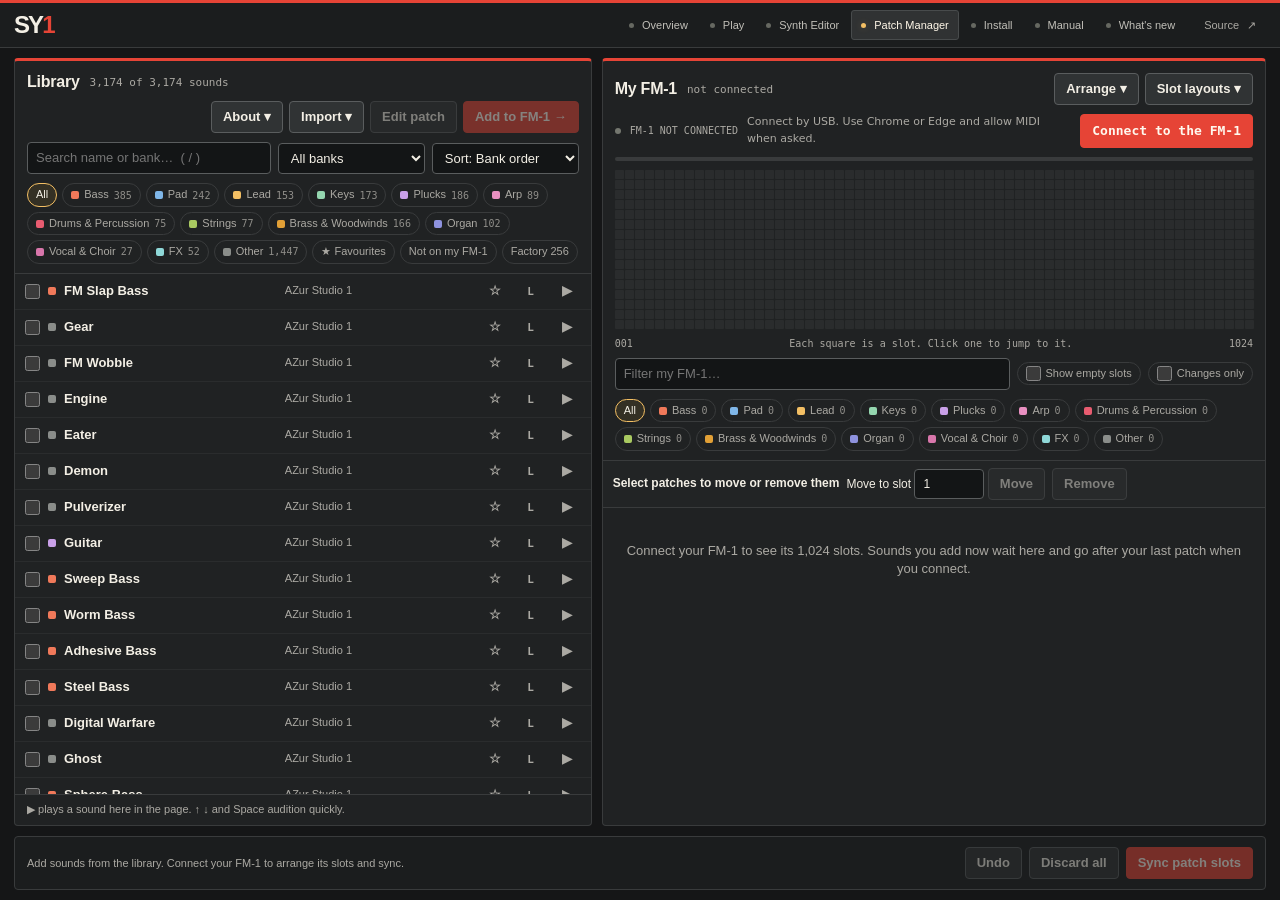
<file: manager/index.html>
<!doctype html><html lang="en"><head><meta charset="utf-8"><meta name="viewport" content="width=device-width,initial-scale=1"><title>SY1 · Patch Manager</title><meta name="description" content="Explore thousands of Synth1 presets and arrange the 1,024 user slots of your FM-1: add, sort, rename and sync."><link rel="stylesheet" href="manager.css?v=part-settings"><link rel="stylesheet" href="../assets/site.css">
</head><body data-site-page="manager">
<a class="site-skip" href="#content">Skip to content</a>
<header class="site-header"><div class="site-header-inner"><a class="site-brand" href="../" aria-label="SY1 home">SY<span>1</span><span class="brand-caption">VIRTUAL ANALOG<br>FOR THE FM-1</span></a><nav class="site-nav" aria-label="Main navigation"><a href="../"><span class="nav-led" aria-hidden="true"></span>Overview</a><a href="../emu/"><span class="nav-led" aria-hidden="true"></span>Play</a><a href="../editor/"><span class="nav-led" aria-hidden="true"></span>Synth Editor</a><a href="../manager/" aria-current="page"><span class="nav-led" aria-hidden="true"></span>Patch Manager</a><a href="../install/"><span class="nav-led" aria-hidden="true"></span>Install</a><a href="../manual/"><span class="nav-led" aria-hidden="true"></span>Manual</a><a href="../news/"><span class="nav-led" aria-hidden="true"></span>What's new</a><a href="https://github.com/fenderberg/fm1-sy1" class="source-link">Source <span aria-hidden="true">↗</span></a></nav></div></header>
<main id="content" tabindex="-1"><div id="pm" data-tab="lib">
<div class="ptabs"><button type="button" id="tab-lib" aria-pressed="true">Library</button><button type="button" id="tab-dev" aria-pressed="false">My FM-1</button></div>
<div class="panes">
<section class="pane" id="lib" aria-labelledby="h-lib">
  <div class="phead">
    <div class="head"><h2 id="h-lib">Library</h2><span class="count" id="lcount"></span><span class="right">
      <details class="menu" id="m-about"><summary>About ▾</summary><div class="pop">
        <p><b id="total-patches">—</b> sounds in <b id="total-banks">—</b> banks to explore, and 1,024 user slots on your FM-1. Find sounds on the left, arrange your FM-1 on the right. Use Sync patch slots to write changes to the patch bank.</p>
        <p><a href="../library/sy1-community-library.zip" download>Download the full sound library (ZIP)</a>. Includes every original bank and a CSV index with patch names, categories and authors.</p>
        <p><strong>256 sounds are already inside.</strong> SY1 0.5.0 and later include a factory bank of 256 presets across all 13 categories (0.4.x had 256 in eight, 0.3.0 to 0.4.0 had 500): on the FM-1, turn ALGORITHM left once from ALL to FACTORY. No transfer needed. <a href="../library/factory500.zip" download>Download the selection</a> · <a href="../library/factory500-credits.txt">Full credits</a></p>
        <p>The manager suggests one of 13 categories from the patch name. Choose a different category in My FM-1. The FM-1 uses the same 13 categories from 0.5.0 on, and saving a patch on its panel keeps the category you choose there.</p>
        <p>Collection source: <a href="https://archive.org/details/synth1_202202">Internet Archive</a> · compilation credited to techno-addicts. Bank authors retain their own terms. <a href="../library/CREDITS.md">Collection credits</a></p>
      </div></details>
      <details class="menu" id="m-imp"><summary>Import ▾</summary><div class="pop">
        <p>Bring your own Synth1 collection: .sy1 files, bank ZIPs or a ZIP of banks. You can also drop them on this page. Imports stay on your computer.</p>
        <button type="button" id="pick">Choose files…</button><button type="button" id="pickdir">Choose a folder…</button>
      </div></details>
      <button type="button" id="edit-patch" disabled>Edit patch</button>
      <button type="button" class="primary" id="add" disabled>Add to FM-1 →</button></span></div>
    <input type="file" id="files" multiple accept=".sy1,.zip" hidden><input type="file" id="dir" webkitdirectory multiple hidden>
    <div class="pbar">
      <input type="search" id="search" placeholder="Search name or bank…  ( / )" autocomplete="off" aria-label="Search the library">
      <select id="bank" aria-label="Bank"><option value="">All banks</option></select>
      <select id="lsort" aria-label="Sort the library"><option value="bank">Sort: Bank order</option><option value="name">Sort: Name A–Z</option><option value="cat">Sort: Character</option></select>
    </div>
    <div class="chips" id="lchips"></div>
    <p id="import-status" role="status" class="muted" hidden></p>
    <details id="bank-info" hidden><summary>About this bank · credits and original notes</summary><p id="bank-credit"></p><a id="bank-download" download>Download original bank ZIP</a><pre id="bank-notes"></pre></details>
  </div>
  <div class="plist" id="llist" tabindex="0" aria-label="Library sounds"><div></div></div>
  <div class="pairbar" id="pairbar" hidden><span class="tl">L</span> <b id="pairname"></b> <span class="muted">▶ plays others as R with it</span><button type="button" id="pairadd" disabled>Add pair</button><button type="button" class="quiet" id="pairoff" aria-label="Stop pairing">✕</button></div>
  <p class="pfoot muted"><span id="preview-status" role="status">▶ plays a sound here in the page. ↑ ↓ and Space audition quickly.</span></p>
</section>

<section class="pane" id="dev" aria-labelledby="h-dev">
  <div class="phead">
    <div class="head"><h2 id="h-dev">My FM-1</h2><span class="count" id="dcount"></span><span class="right">
      <details class="menu" id="m-arr"><summary>Arrange ▾</summary><div class="pop">
        <p>Reorders the real slots. Nothing is written until you sync.</p>
        <button type="button" data-arr="gaps">Close gaps</button>
        <button type="button" data-arr="cat">Group by character, then A–Z</button>
        <button type="button" data-arr="name">Sort everything A–Z</button>
        <button type="button" data-arr="bank">Group by bank</button>
        <button type="button" data-arr="clear" class="danger">Remove everything</button>
      </div></details>
      <details class="menu" id="m-sets"><summary>Slot layouts ▾</summary><div class="pop">
        <p>A layout saves the patch slots. Load one to stage it, or export it as a backup file.</p>
        <div id="setlist"></div>
        <div class="save"><input type="text" id="setname" placeholder="Name this layout" aria-label="Set name" maxlength="40"><button type="button" id="setsave">Save</button></div>
        <button type="button" id="setimport">Import a set file…</button><input type="file" id="setfile" accept=".json,application/json" hidden>
      </div></details></span></div>
    <div class="connection-strip" id="connection" data-state="disconnected"><span class="signal-led" aria-hidden="true"></span><span id="connection-label">FM-1 NOT CONNECTED</span><span id="status" role="status" class="muted">Connect by USB. Use Chrome or Edge and allow MIDI when asked.</span><button type="button" class="primary" id="connect">Connect to the FM-1</button></div>
    <div class="parts" id="parts" aria-label="Live FM-1 settings" hidden>
      <p class="live-note"><strong>Live settings</strong> · Mode, routing and part assignments apply immediately. Changing mode, routing or layering stops notes.</p>
      <span class="seg" role="group" aria-label="Mode"><button type="button" data-mode="0">Standard</button><button type="button" data-mode="1">Bitimbral</button><button type="button" data-mode="2" hidden>Quad</button></span>
      <span class="seg" id="layoutseg" role="group" aria-label="Audio routing"><button type="button" data-layout="0">Split</button><button type="button" data-layout="1">Stereo</button><button type="button" data-layout="2" title="Every note plays both parts">Double</button></span>
      <button type="button" id="layer" aria-pressed="false" hidden>Layer notes</button>
      <span id="part-routing" class="part-routing" hidden></span>
      <span id="partinfo" class="partinfo"></span>
      <form id="quadchannels" hidden aria-label="MIDI receive channels">
        <label><span>1 · Synth 1</span> <input id="qch0" type="number" min="1" max="16" required></label>
        <label><span>2 · Synth 2</span> <input id="qch1" type="number" min="1" max="16" required></label>
        <label><span>3 · MIDI 1</span> <input id="qch2" type="number" min="1" max="16" required></label>
        <label><span>4 · MIDI 2</span> <input id="qch3" type="number" min="1" max="16" required></label>
        <button id="quadapply" type="submit">Apply channels</button>
        <button id="channelreset" type="button" hidden>Discard channel edits</button>
        <span id="channelstatus" role="status"></span>
      </form>
    </div>
    <p id="legacy" class="notice" hidden>This FM-1 runs an older SY1 that cannot send its patches back. You can add and remove sounds; update SY1 to reorder, rename, sort and save sets.</p>
    <div class="cap" aria-hidden="true"><i id="capfill"></i></div>
    <div class="slotmap" id="map" aria-label="Map of all 1,024 slots"></div>
    <div class="maplabel"><span>001</span><span>Each square is a slot. Click one to jump to it.</span><span>1024</span></div>
    <div class="pbar">
      <input type="search" id="dq" placeholder="Filter my FM-1…" autocomplete="off" aria-label="Filter slots">
      <label class="chip"><input type="checkbox" id="dempty"> Show empty slots</label>
      <label class="chip"><input type="checkbox" id="dpend"> Changes only</label>
    </div>
    <div class="chips" id="dchips"></div>
  </div>
  <div class="selbar" id="selbar">
    <b id="selcount"></b>
    <span id="movebox"><label for="moveto">Move to slot</label> <input type="number" id="moveto" min="1" max="1024" value="1"> <button type="button" id="move">Move</button></span>
    <button type="button" id="remove">Remove</button><button type="button" class="quiet" id="desel">Clear selection</button>
  </div>
  <div class="plist" id="dlist" tabindex="0" aria-label="FM-1 slots"><div></div></div>
</section>
</div>

<div class="syncbar">
  <div class="what"><span id="syncmsg"></span><progress id="progress" max="1" value="0" hidden></progress><span id="result" role="status"></span></div>
  <div class="acts"><button type="button" id="undo" disabled>Undo</button><button type="button" id="discard" disabled>Discard all</button><button type="button" id="cancel" hidden>Stop</button><button type="button" class="primary" id="sync" disabled>Sync patch slots</button></div>
</div>
<div id="toast" role="status" hidden></div>
</div></main><script type="module" src="app.js?v=synth-editor"></script><footer class="site-footer"><div><a class="footer-wordmark" href="../">SY1</a><span>A little hardware. A lot of possibility.</span></div><p>v1.0.0 · Code: MIT · <a href="../library/CREDITS.md">Preset credits</a></p></footer>
</body></html>
</file>
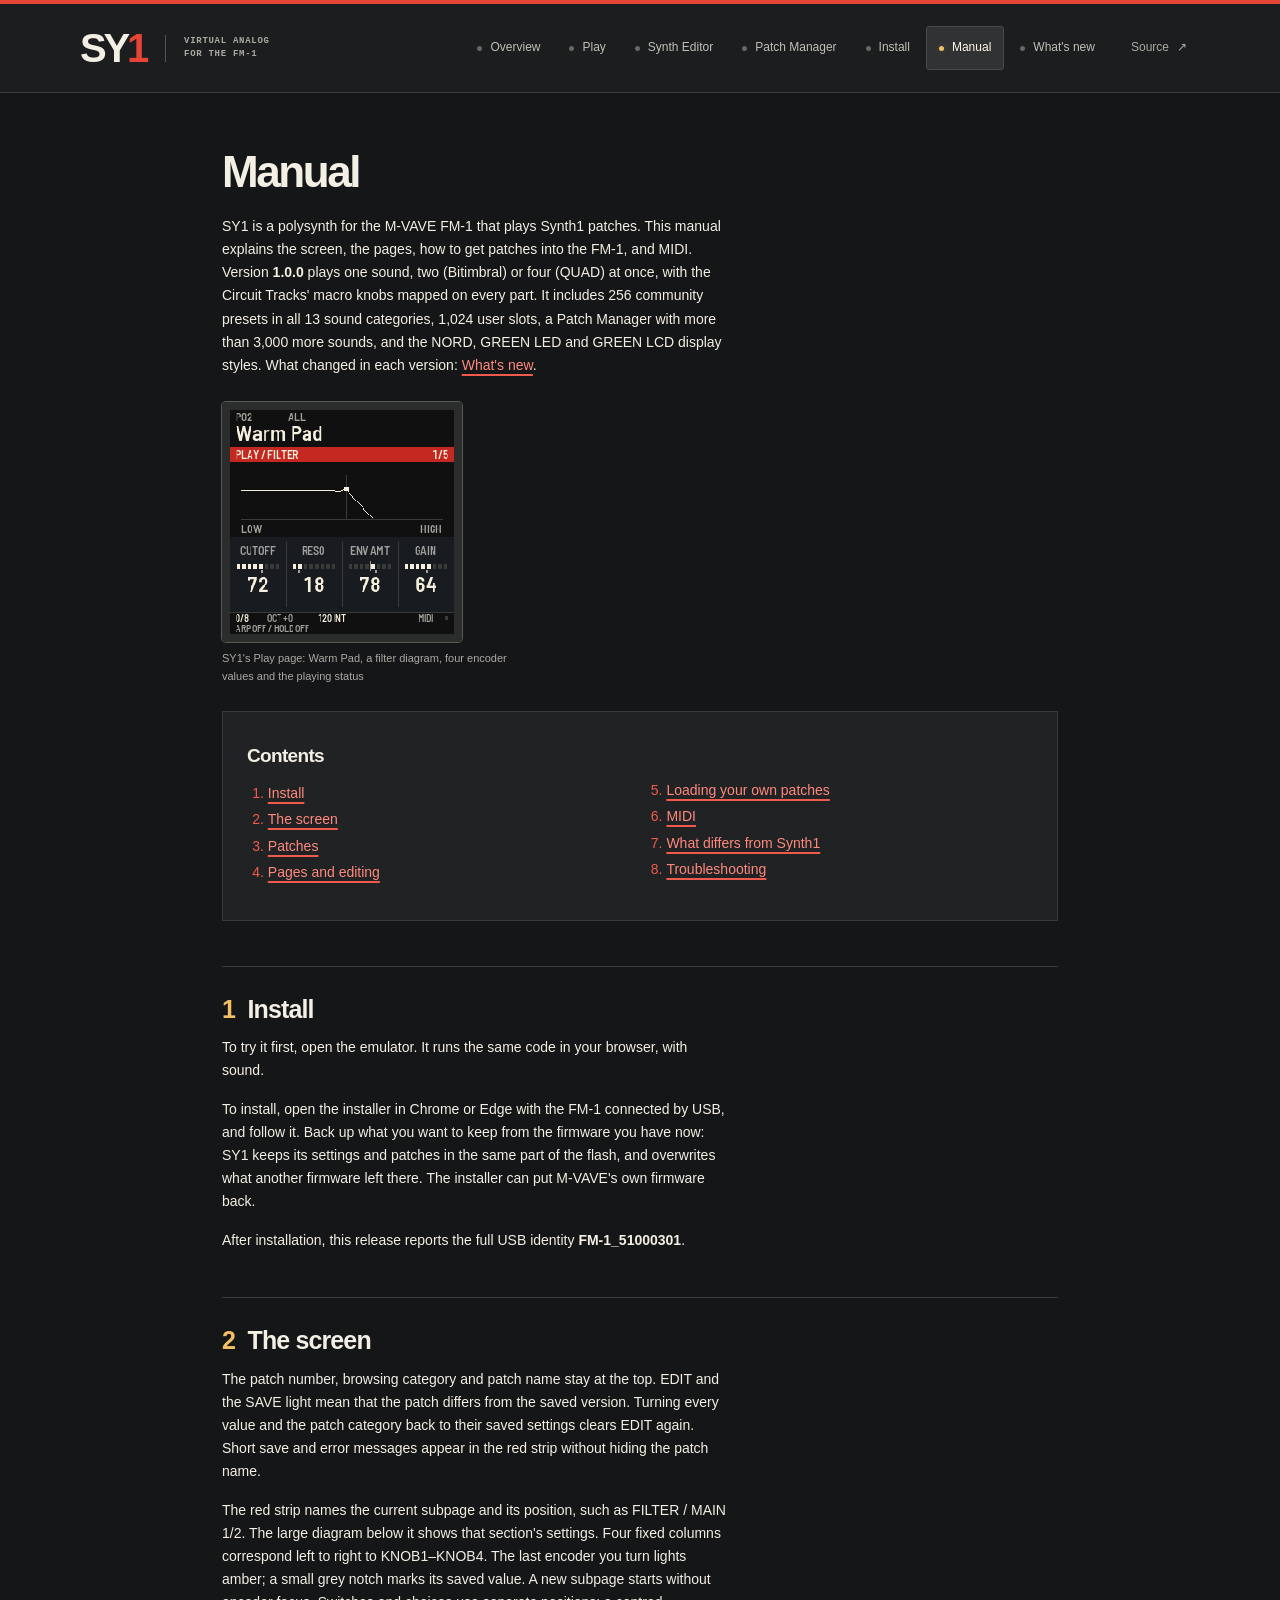
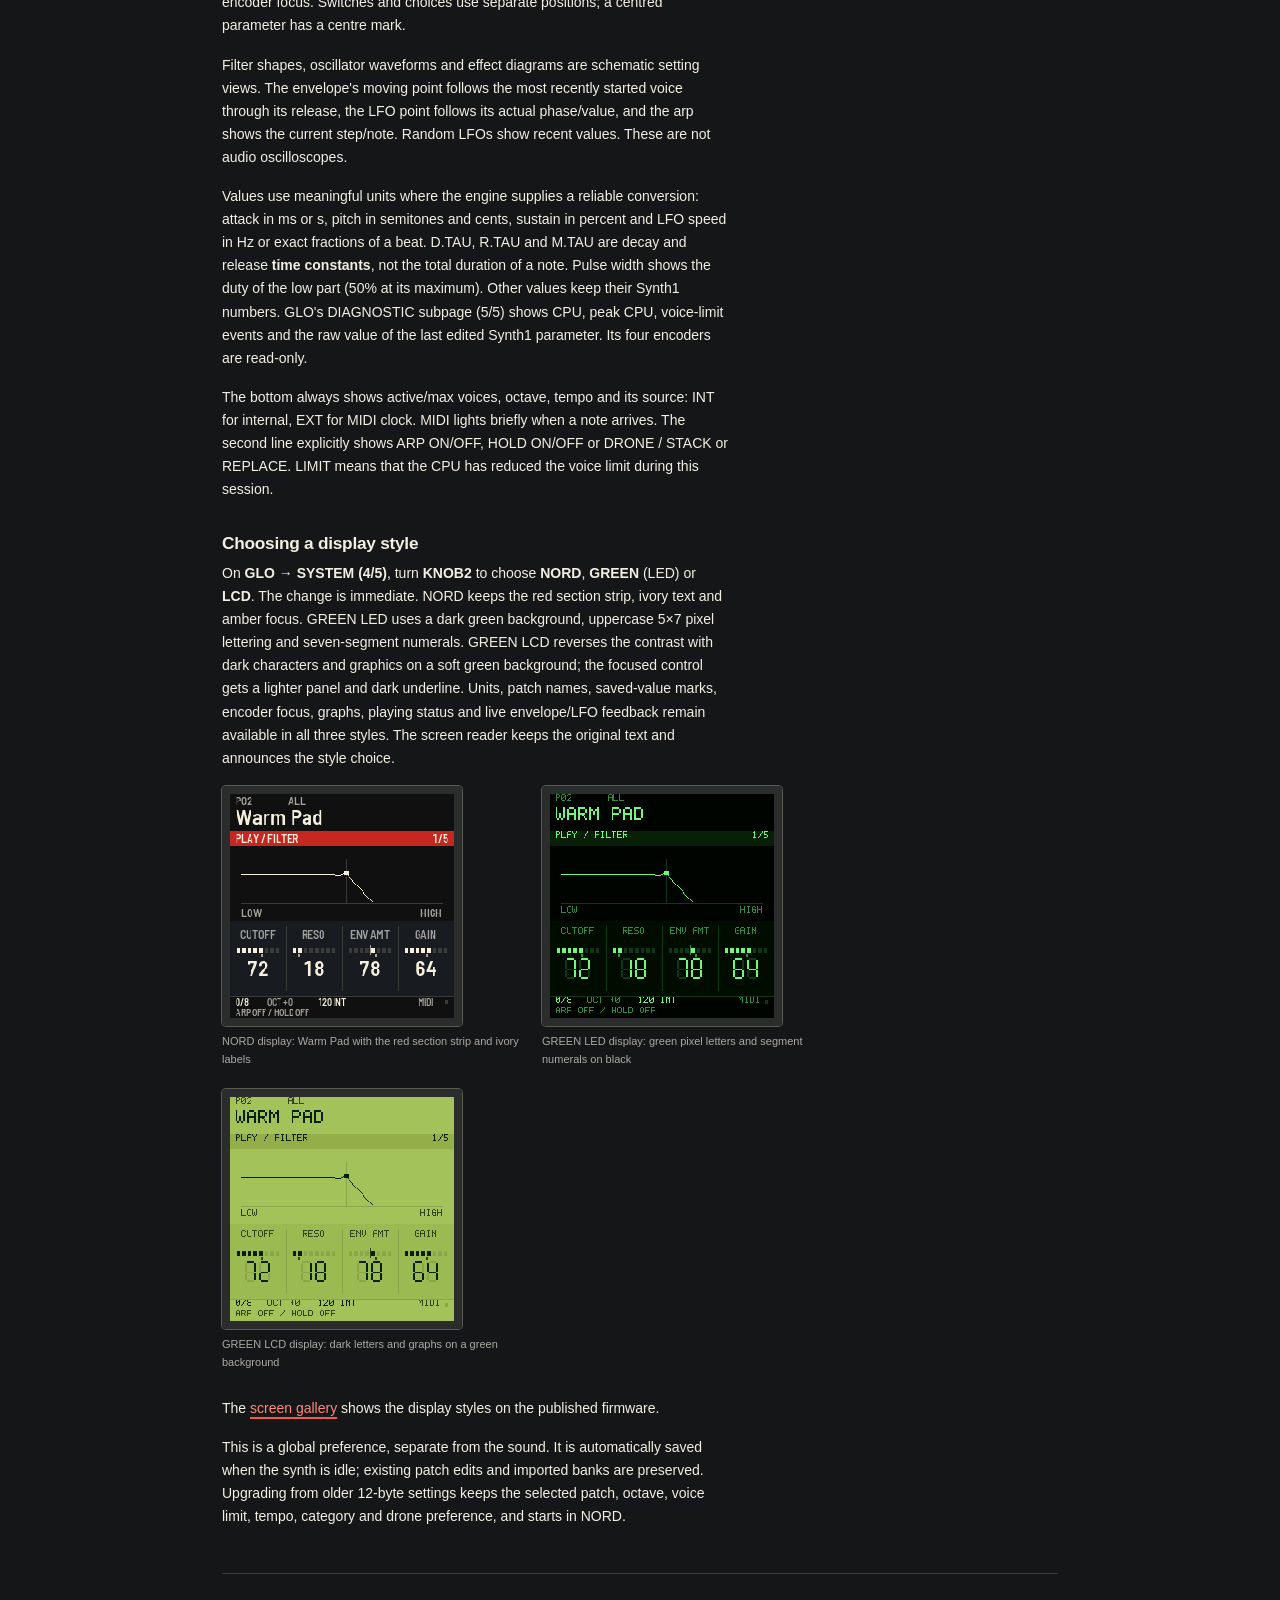
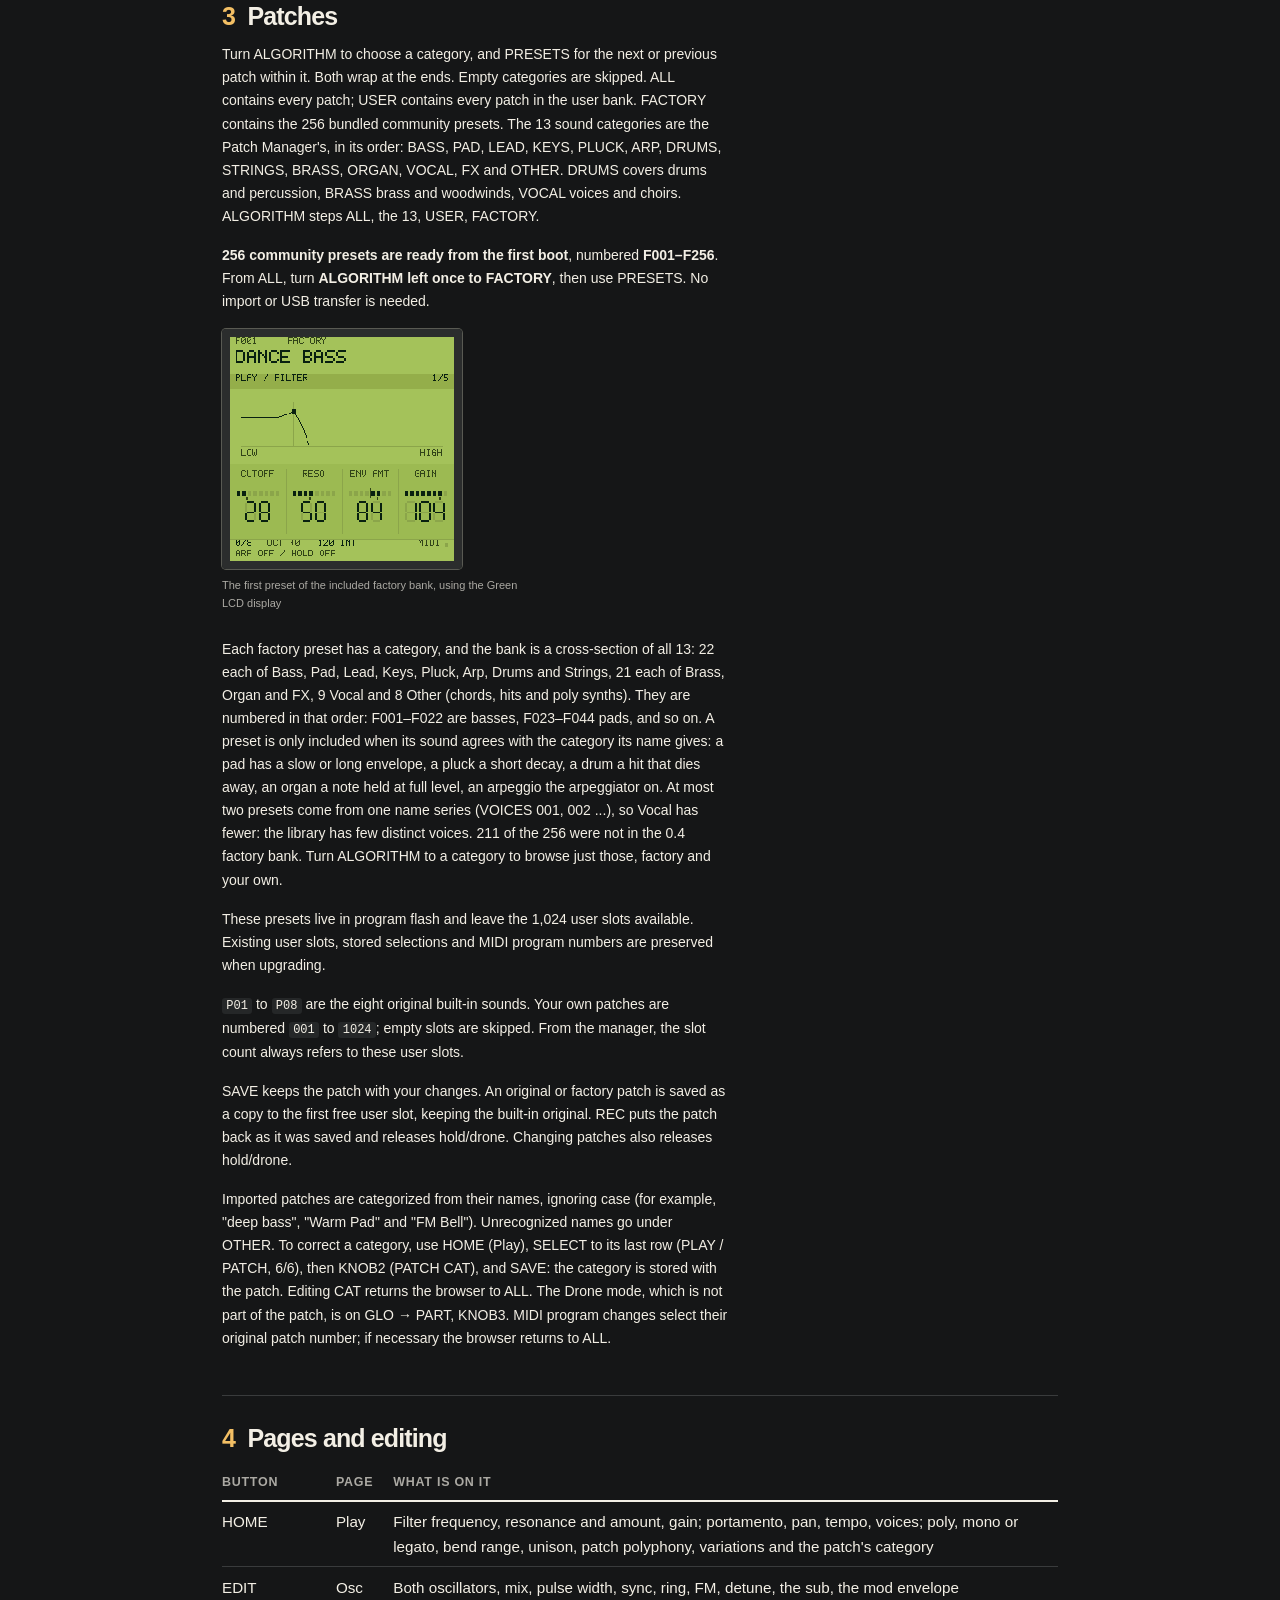
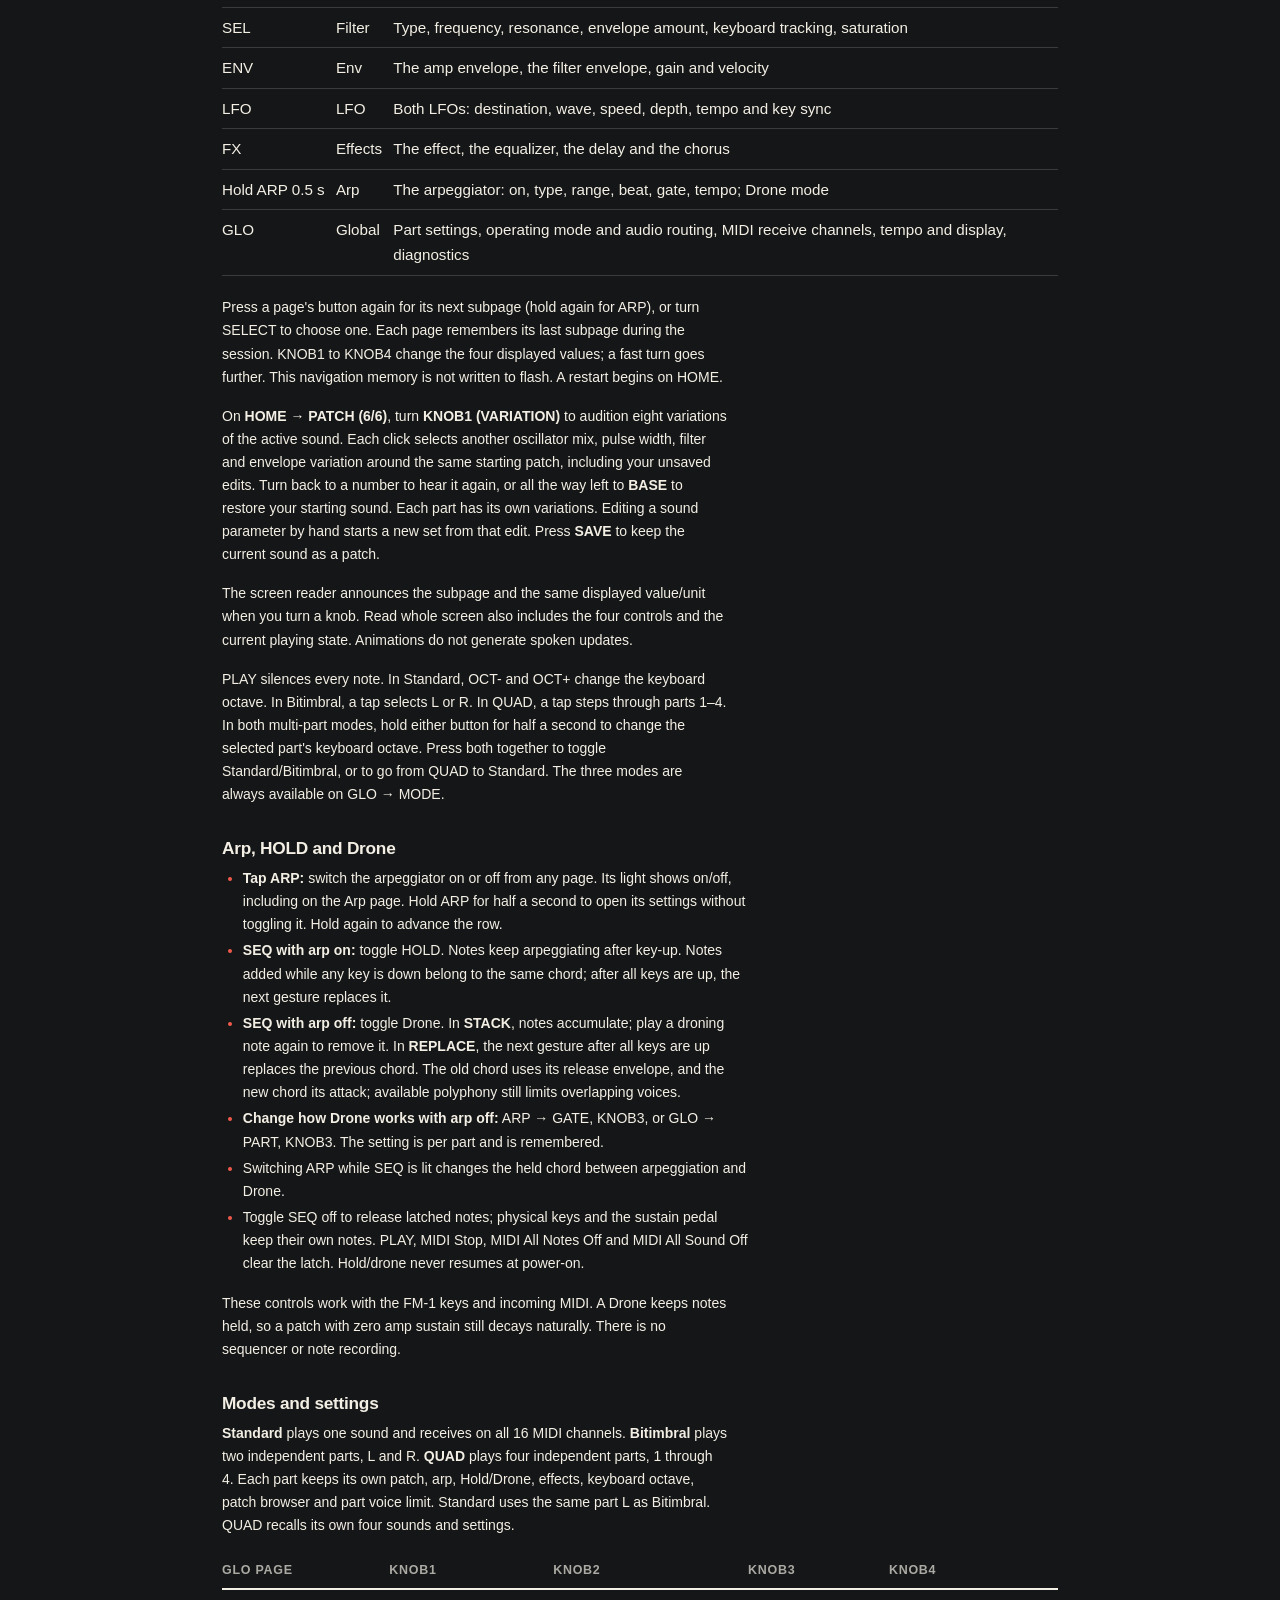
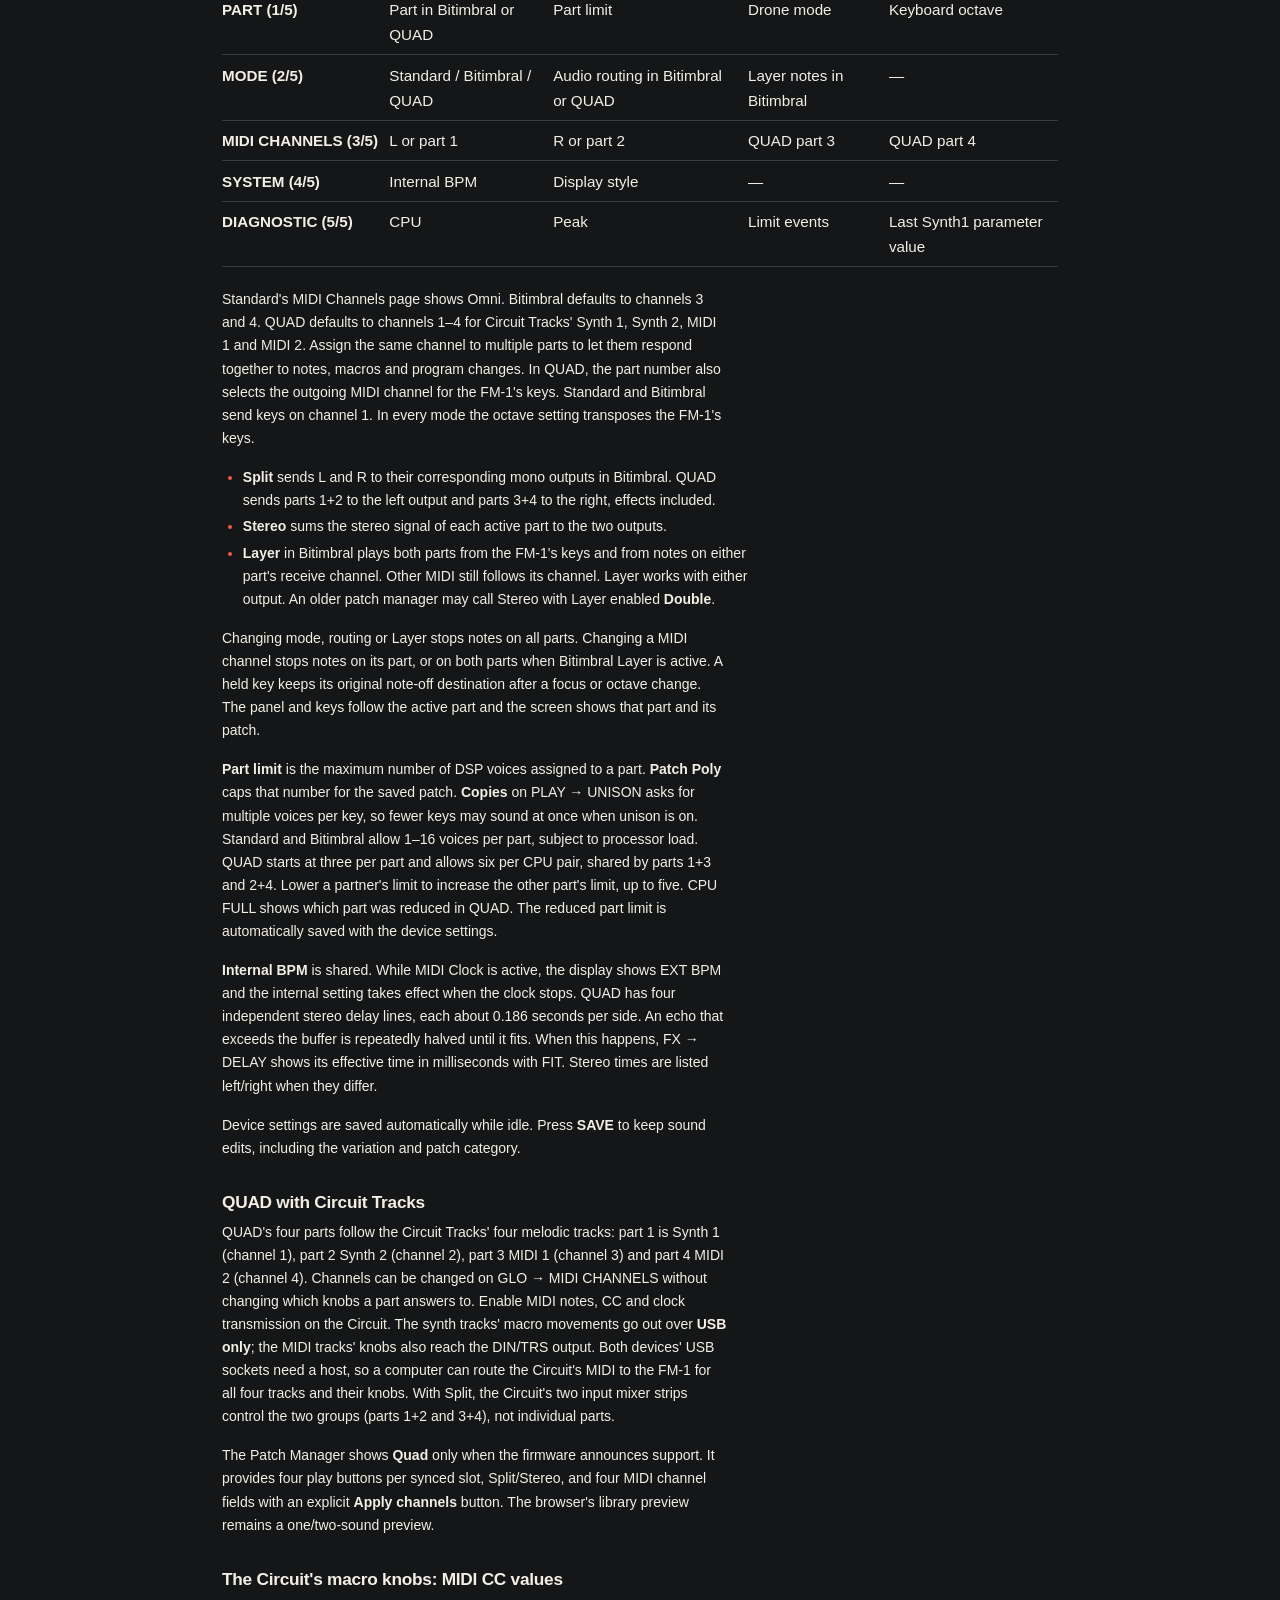
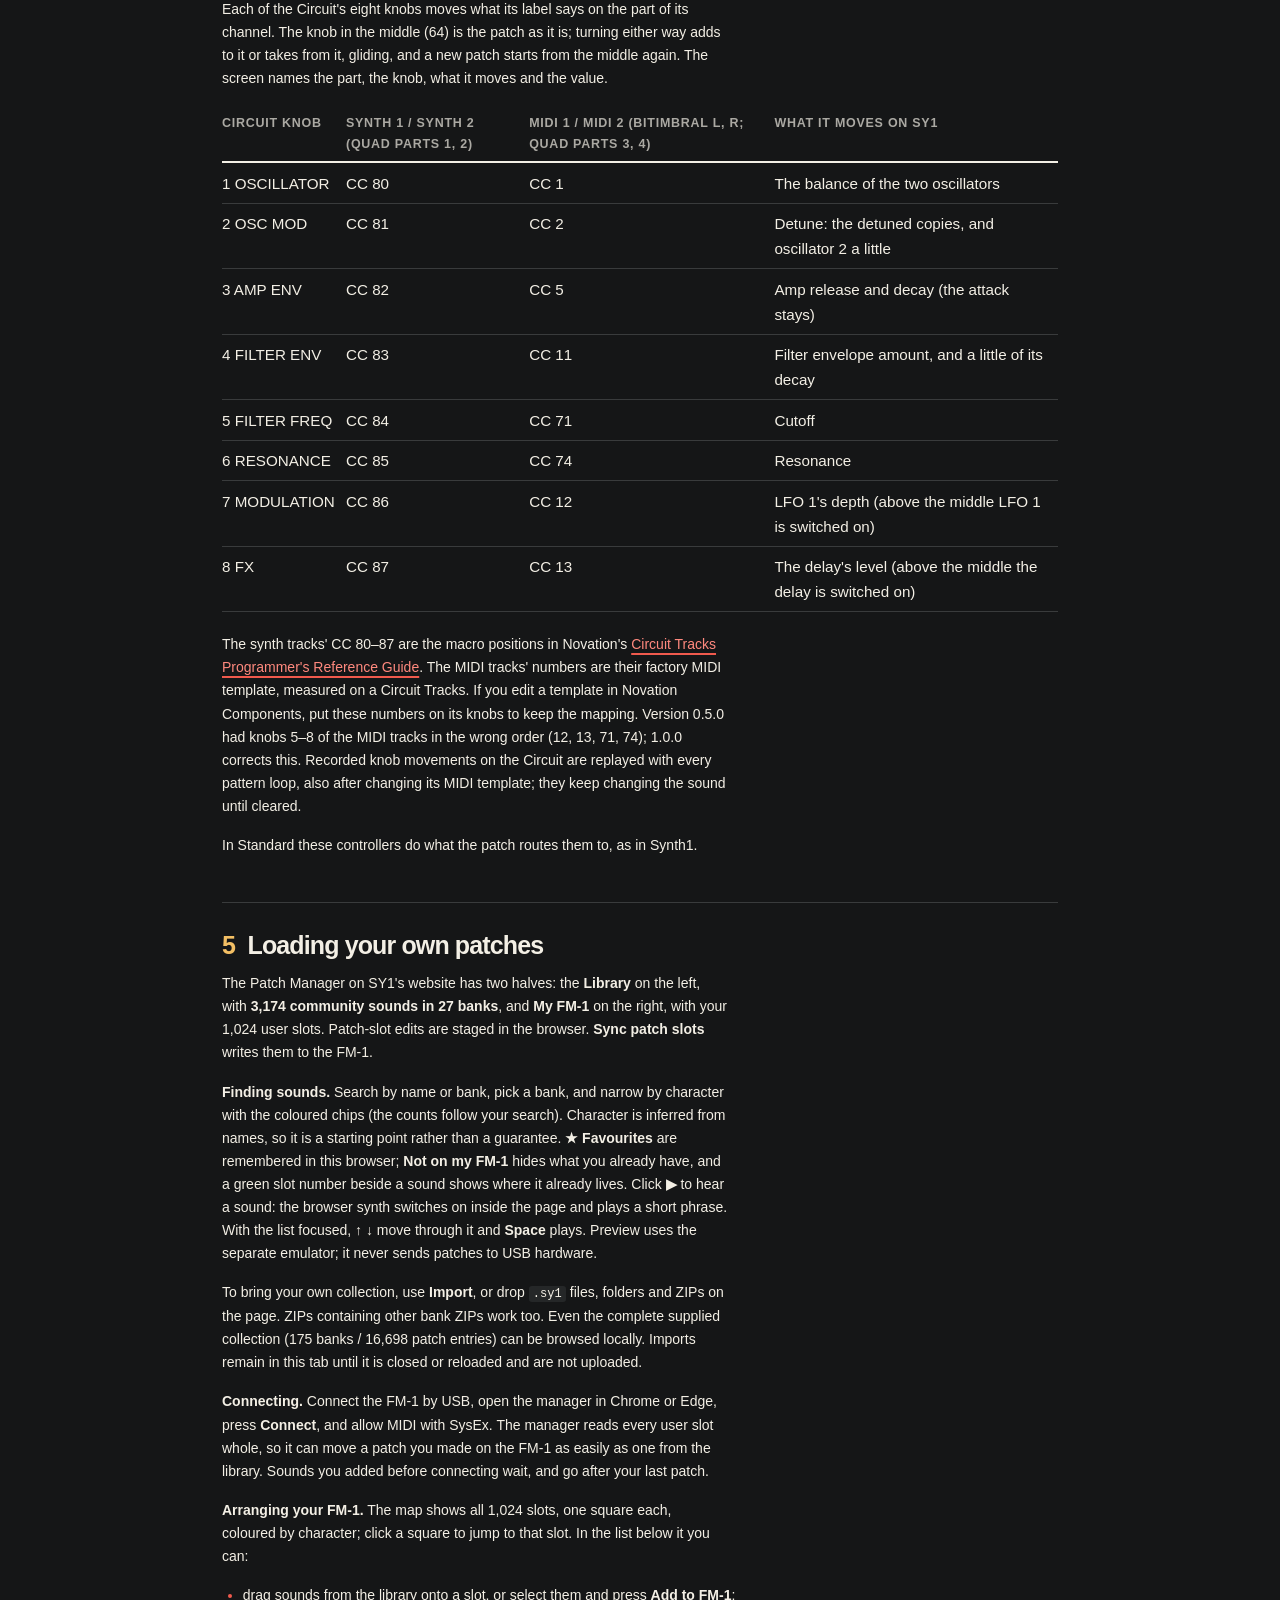
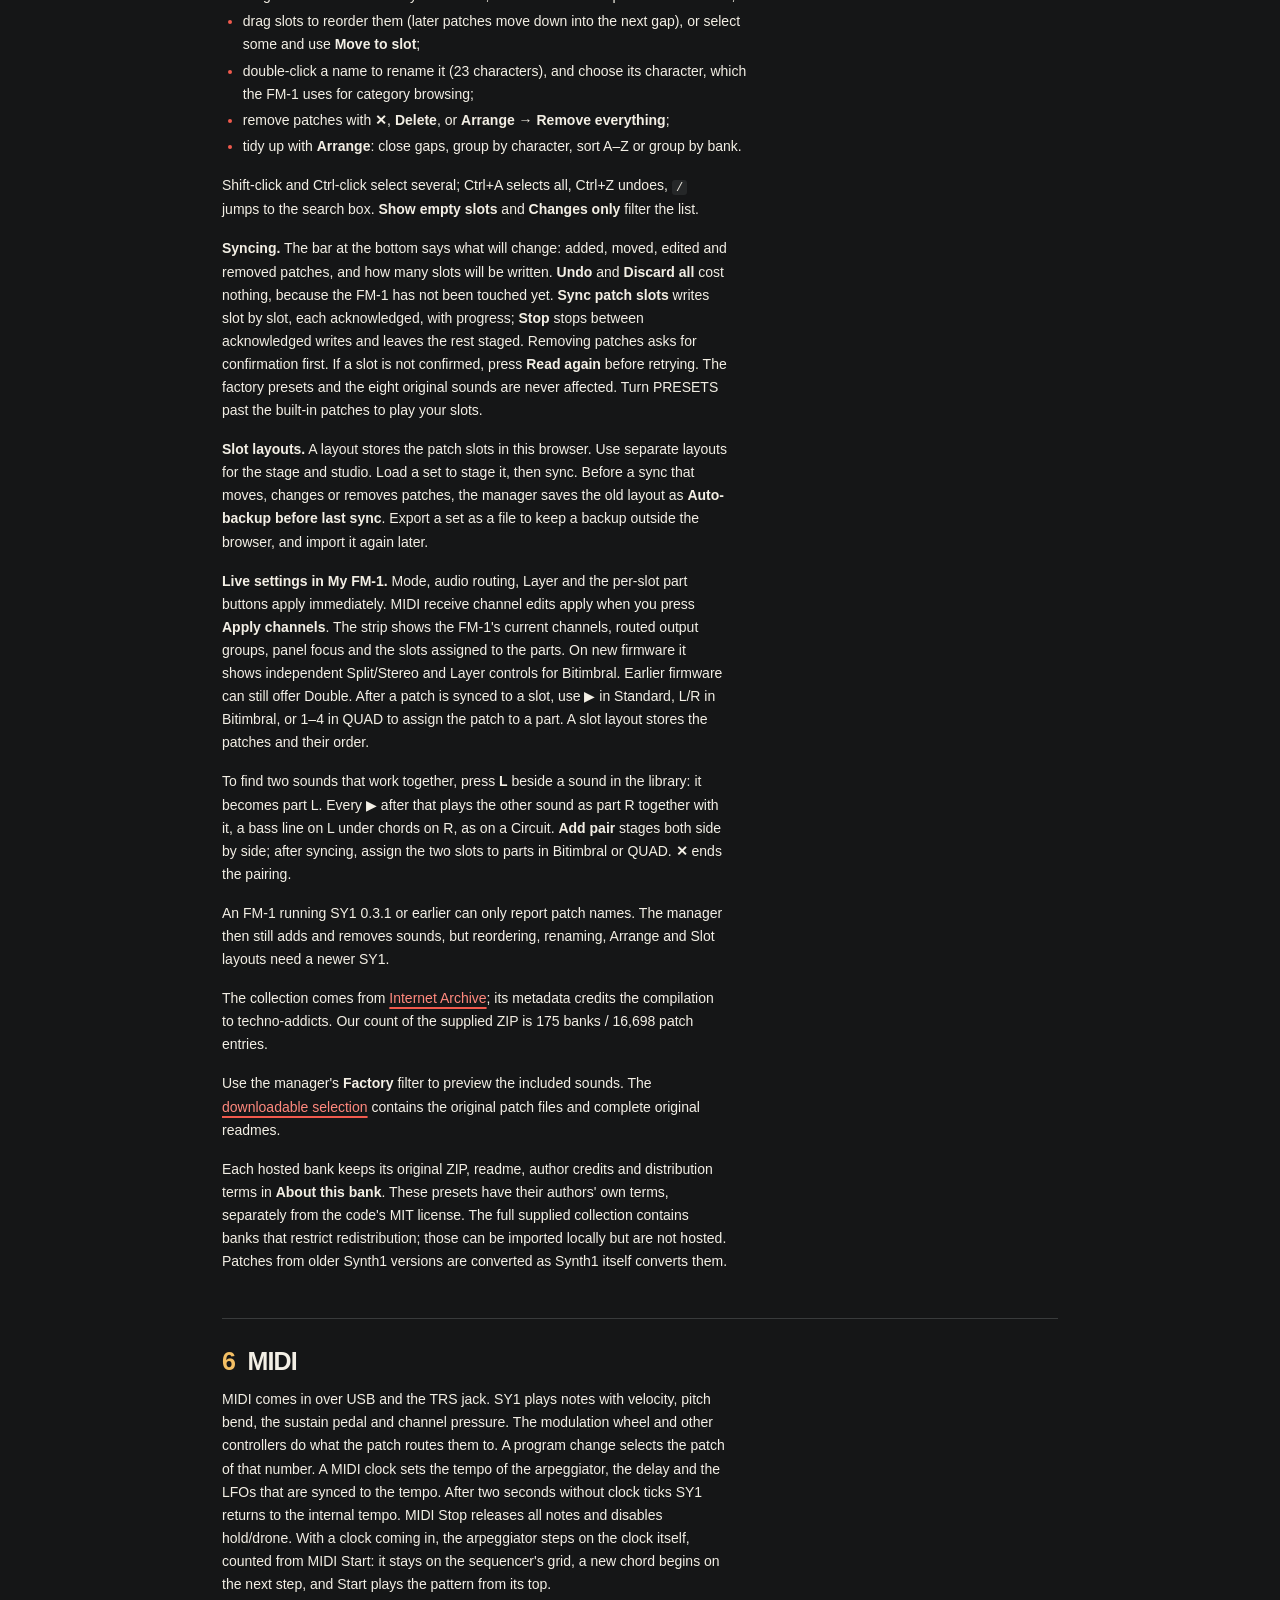
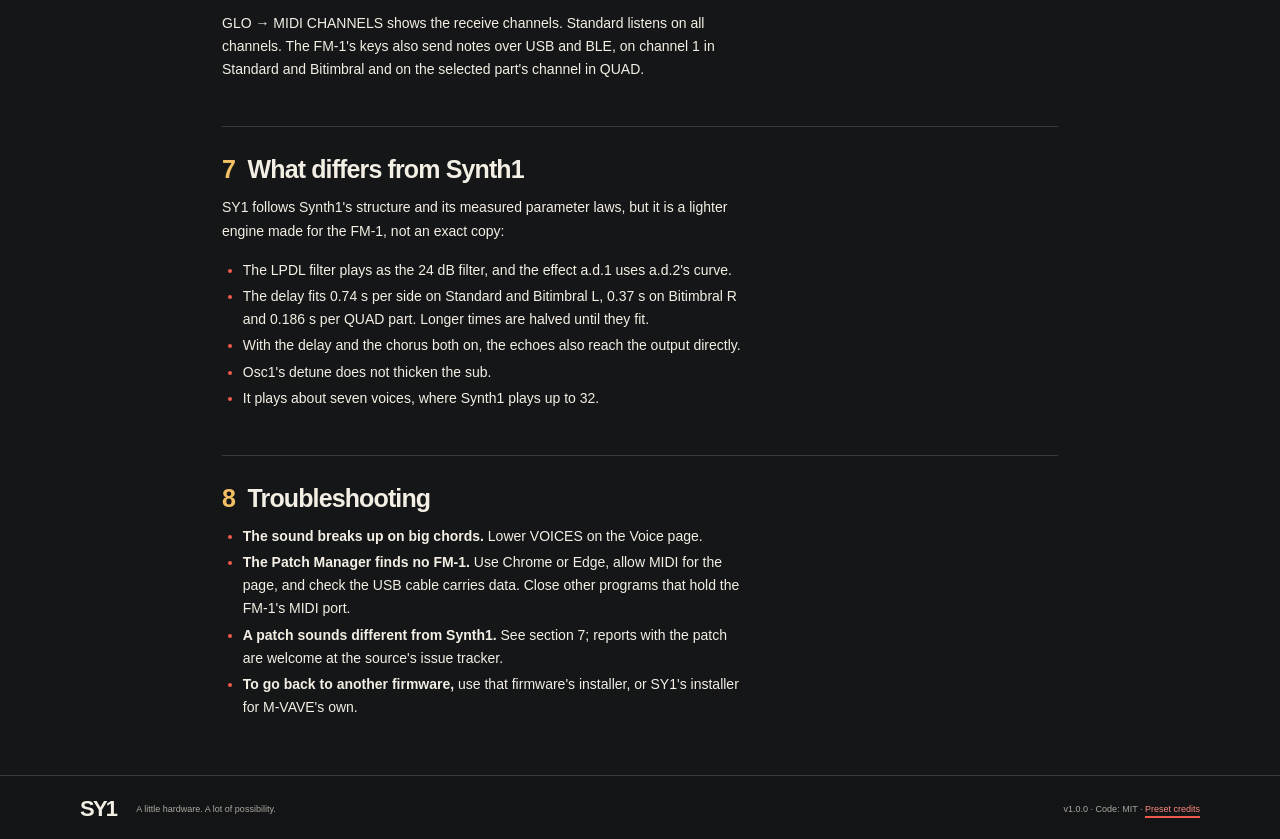
<file: manual/index.html>
<!doctype html>
<html lang="en">
<head>
<meta charset="utf-8">
<meta name="viewport" content="width=device-width, initial-scale=1">
<title>Manual · SY1</title>
<meta name="description" content="The manual for SY1, a firmware for the M-VAVE FM-1.">
<style>
/* paper and ink: warm white paper, ink-blue type, vermilion for what is played, mustard for asides; a shade of the
   paper for code and callouts (CTL-1's; a firmware may restyle its site) */
:root {
  --paper: #fbf8f1; --sheet: #efe9dc; --rule: #ddd4c2; --ink: #1e2b5a; --muted: #5d6585;
  --hot: #e5482e; --hot-t: #f8d3c9; --cool: #d9a21b; --cool-t: #f5e4b8;
  --hot-ink: #c23a22;                                 /* the vermilion as text: 4.5:1 on the paper */
  color-scheme: light;
}
body {
  background: var(--paper); color: var(--ink); margin: 0;
  font: 400 17px/1.6 "Helvetica Neue", Helvetica, Arial, sans-serif;
  padding-inline: 16px; padding-block: 32px 64px;
}
main { max-width: 46rem; margin: 0 auto; }
.page > .site { max-width: 46rem; margin-inline: auto; }
main:focus { outline: none; }
h1, h2, h3 { font-family: inherit; text-wrap: balance; line-height: 1.2; }
h1 { font-size: 2.2rem; font-weight: 700; margin: 0 0 .4rem; letter-spacing: .02em; }
h2 { font-size: 1.3rem; font-weight: 700; margin: 3rem 0 .8rem; padding-top: .8rem; border-top: 2px solid var(--ink); }
h2 .num { color: var(--hot); margin-right: .5em; font-variant-numeric: tabular-nums; }
h3 { font-size: 1.1rem; font-weight: 700; margin: 2rem 0 .5rem; }
p, li { max-width: 65ch; }
p { margin: 0 0 1rem; }
ul, ol { padding-left: 1.3rem; margin: 0 0 1rem; }
li { margin: .2rem 0; }
li::marker { color: var(--hot); }
strong { font-weight: 700; }
a { color: var(--ink); text-decoration-color: var(--hot); text-decoration-thickness: 2px; text-underline-offset: 3px; }
a:hover { background: var(--hot-t); }
:focus-visible { outline: 3px solid var(--hot-ink); outline-offset: 2px; }
.skip { position: absolute; left: 16px; top: -100px; background: var(--ink); color: var(--paper); padding: 8px 14px; border-radius: 0 0 6px 6px; z-index: 1; }
.skip:focus { top: 0; }
code, pre { font-family: ui-monospace, Menlo, Consolas, monospace; font-size: .86em; }
code { background: var(--sheet); padding: .08em .35em; border-radius: 3px; }
pre { background: var(--sheet); border-radius: 6px; padding: 14px 16px; overflow-x: auto; line-height: 1.45; margin: 0 0 1.2rem; }
pre code { background: none; padding: 0; font-size: inherit; }
hr { display: none; }
.table { overflow-x: auto; margin: 0 0 1.3rem; }
table { border-collapse: collapse; width: 100%; font-size: .95rem; font-variant-numeric: tabular-nums; }
th, td { text-align: left; vertical-align: top; padding: .45rem .7rem .45rem 0; border-bottom: 1px solid var(--rule); }
th { font-weight: 700; text-transform: uppercase; letter-spacing: .06em; font-size: .78rem; color: var(--muted); border-bottom: 2px solid var(--ink); }
td:first-child { white-space: nowrap; }
.lede { margin-bottom: 1.6rem; }
.status { background: var(--sheet); border-radius: 6px; padding: 12px 16px; }
.status p { margin: 0; }
.site { display: flex; flex-wrap: wrap; align-items: baseline; gap: .3rem 1.2rem; margin: 0 0 1.6rem; padding-bottom: .5rem; border-bottom: 2px solid var(--ink); }
.site .home { font-size: 1.1rem; font-weight: 700; letter-spacing: .04em; color: var(--ink); text-decoration: none; }
.site .home:hover { color: var(--hot-ink); background: none; }
.site nav { margin-left: auto; display: flex; flex-wrap: wrap; gap: .2rem 1rem; font-size: .92rem; }
.site nav a { color: var(--ink); text-underline-offset: 3px; }
.site nav a[aria-current] { text-decoration: none; color: var(--hot-ink); }
a.home { color: inherit; text-decoration: none; }
a.home:hover { background: none; color: var(--hot-ink); }
main > a.home { display: inline-block; font-size: .9rem; letter-spacing: .08em; text-transform: uppercase; color: var(--muted); margin: 0 0 .4rem; }
.callout { border-left: 4px solid var(--cool); background: var(--cool-t); padding: 10px 16px; margin: 0 0 1.2rem; max-width: 65ch; border-radius: 0 6px 6px 0; }
.callout p { margin: 0; }
details { background: var(--sheet); border-radius: 6px; padding: 0 16px; margin: 0 0 1.2rem; }
details > summary { cursor: pointer; padding: 10px 0; }
details[open] > summary { margin-bottom: .4rem; }
details > :last-child { margin-bottom: 1rem; }
.swatch { display: inline-block; width: .7em; height: .7em; margin-right: .4em; vertical-align: .02em; }
nav.contents ol { columns: 2 14rem; column-gap: 2rem; padding-left: 1.3rem; }
.figs { display: flex; flex-wrap: wrap; gap: 20px; margin: .4rem 0 1.6rem; }
figure { margin: 0; flex: 0 1 auto; }
figure img { display: block; max-width: 100%; height: auto; }
figure.shot img { width: 300px; image-rendering: pixelated; border-radius: 4px; box-shadow: 0 0 0 1px var(--rule); }
figure.wide { flex-basis: 100%; }
figure.wide img { width: 100%; }
figcaption { color: var(--muted); font-size: .88rem; margin-top: .4rem; max-width: 300px; }
figure.wide figcaption { max-width: none; }
nav.contents li { break-inside: avoid; }
@media (prefers-reduced-motion: no-preference) { html { scroll-behavior: smooth; } }
</style>
<link rel="stylesheet" href="../assets/site.css">
</head>
<body data-site-page="manual">
<a class="site-skip" href="#content">Skip to content</a>
<header class="site-header"><div class="site-header-inner"><a class="site-brand" href="../" aria-label="SY1 home">SY<span>1</span><span class="brand-caption">VIRTUAL ANALOG<br>FOR THE FM-1</span></a><nav class="site-nav" aria-label="Main navigation"><a href="../"><span class="nav-led" aria-hidden="true"></span>Overview</a><a href="../emu/"><span class="nav-led" aria-hidden="true"></span>Play</a><a href="../editor/"><span class="nav-led" aria-hidden="true"></span>Synth Editor</a><a href="../manager/" target="_blank" rel="noopener"><span class="nav-led" aria-hidden="true"></span>Patch Manager</a><a href="../install/"><span class="nav-led" aria-hidden="true"></span>Install</a><a href="../manual/" aria-current="page"><span class="nav-led" aria-hidden="true"></span>Manual</a><a href="../news/"><span class="nav-led" aria-hidden="true"></span>What's new</a><a href="https://github.com/fenderberg/fm1-sy1" class="source-link">Source <span aria-hidden="true">↗</span></a></nav></div></header>

<div class="page">

<main id="content" tabindex="-1"><h1>Manual</h1>
<p class="lede">SY1 is a polysynth for the M-VAVE FM-1 that plays Synth1 patches. This manual explains the screen, the pages, how to get patches into the FM-1, and MIDI. Version <strong>1.0.0</strong> plays one sound, two (Bitimbral) or four (QUAD) at once, with the Circuit Tracks' macro knobs mapped on every part. It includes 256 community presets in all 13 sound categories, 1,024 user slots, a Patch Manager with more than 3,000 more sounds, and the NORD, GREEN LED and GREEN LCD display styles. What changed in each version: <a href="../news/">What's new</a>.</p>
<div class="figs"><figure class="shot"><img src="img/screen-play.png" alt="SY1&#x27;s Play page: Warm Pad, a filter diagram, four encoder values and the playing status" loading="lazy"><figcaption>SY1's Play page: Warm Pad, a filter diagram, four encoder values and the playing status</figcaption></figure></div>
<hr>
<nav class="contents" aria-label="Contents"><h2 id="contents">Contents</h2>
<ol><li><a href="#s1">Install</a></li><li><a href="#s2">The screen</a></li><li><a href="#s3">Patches</a></li><li><a href="#s4">Pages and editing</a></li><li><a href="#s5">Loading your own patches</a></li><li><a href="#s6">MIDI</a></li><li><a href="#s7">What differs from Synth1</a></li><li><a href="#s8">Troubleshooting</a></li></ol>
</nav>
<hr>
<h2 id="s1"><span class="num">1</span>Install</h2>
<p>To try it first, open the emulator. It runs the same code in your browser, with sound.</p>
<p>To install, open the installer in Chrome or Edge with the FM-1 connected by USB, and follow it. Back up what you want to keep from the firmware you have now: SY1 keeps its settings and patches in the same part of the flash, and overwrites what another firmware left there. The installer can put M-VAVE's own firmware back.</p>
<p>After installation, this release reports the full USB identity <strong>FM-1_51000301</strong>.</p>
<h2 id="s2"><span class="num">2</span>The screen</h2>
<p>The patch number, browsing category and patch name stay at the top. EDIT and the SAVE light mean that the patch differs from the saved version. Turning every value and the patch category back to their saved settings clears EDIT again. Short save and error messages appear in the red strip without hiding the patch name.</p>
<p>The red strip names the current subpage and its position, such as FILTER / MAIN 1/2. The large diagram below it shows that section's settings. Four fixed columns correspond left to right to KNOB1–KNOB4. The last encoder you turn lights amber; a small grey notch marks its saved value. A new subpage starts without encoder focus. Switches and choices use separate positions; a centred parameter has a centre mark.</p>
<p>Filter shapes, oscillator waveforms and effect diagrams are schematic setting views. The envelope's moving point follows the most recently started voice through its release, the LFO point follows its actual phase/value, and the arp shows the current step/note. Random LFOs show recent values. These are not audio oscilloscopes.</p>
<p>Values use meaningful units where the engine supplies a reliable conversion: attack in ms or s, pitch in semitones and cents, sustain in percent and LFO speed in Hz or exact fractions of a beat. D.TAU, R.TAU and M.TAU are decay and release <strong>time constants</strong>, not the total duration of a note. Pulse width shows the duty of the low part (50% at its maximum). Other values keep their Synth1 numbers. GLO's DIAGNOSTIC subpage (5/5) shows CPU, peak CPU, voice-limit events and the raw value of the last edited Synth1 parameter. Its four encoders are read-only.</p>
<p>The bottom always shows active/max voices, octave, tempo and its source: INT for internal, EXT for MIDI clock. MIDI lights briefly when a note arrives. The second line explicitly shows ARP ON/OFF, HOLD ON/OFF or DRONE / STACK or REPLACE. LIMIT means that the CPU has reduced the voice limit during this session.</p>
<h3 id="choosing-a-display-style">Choosing a display style</h3>
<p>On <strong>GLO → SYSTEM (4/5)</strong>, turn <strong>KNOB2</strong> to choose <strong>NORD</strong>, <strong>GREEN</strong> (LED) or <strong>LCD</strong>. The change is immediate. NORD keeps the red section strip, ivory text and amber focus. GREEN LED uses a dark green background, uppercase 5×7 pixel lettering and seven-segment numerals. GREEN LCD reverses the contrast with dark characters and graphics on a soft green background; the focused control gets a lighter panel and dark underline. Units, patch names, saved-value marks, encoder focus, graphs, playing status and live envelope/LFO feedback remain available in all three styles. The screen reader keeps the original text and announces the style choice.</p>
<div class="figs"><figure class="shot"><img src="img/screen-play.png" alt="NORD display: Warm Pad with the red section strip and ivory labels" loading="lazy"><figcaption>NORD display: Warm Pad with the red section strip and ivory labels</figcaption></figure><figure class="shot"><img src="img/screen-green-play.png" alt="GREEN LED display: green pixel letters and segment numerals on black" loading="lazy"><figcaption>GREEN LED display: green pixel letters and segment numerals on black</figcaption></figure><figure class="shot"><img src="img/screen-lcd-play.png" alt="GREEN LCD display: dark letters and graphs on a green background" loading="lazy"><figcaption>GREEN LCD display: dark letters and graphs on a green background</figcaption></figure></div>
<p>The <a href="https://fenderberg.github.io/fm1-sy1/manual/screens/">screen gallery</a> shows the display styles on the published firmware.</p>
<p>This is a global preference, separate from the sound. It is automatically saved when the synth is idle; existing patch edits and imported banks are preserved. Upgrading from older 12-byte settings keeps the selected patch, octave, voice limit, tempo, category and drone preference, and starts in NORD.</p>
<h2 id="s3"><span class="num">3</span>Patches</h2>
<p>Turn ALGORITHM to choose a category, and PRESETS for the next or previous patch within it. Both wrap at the ends. Empty categories are skipped. ALL contains every patch; USER contains every patch in the user bank. FACTORY contains the 256 bundled community presets. The 13 sound categories are the Patch Manager's, in its order: BASS, PAD, LEAD, KEYS, PLUCK, ARP, DRUMS, STRINGS, BRASS, ORGAN, VOCAL, FX and OTHER. DRUMS covers drums and percussion, BRASS brass and woodwinds, VOCAL voices and choirs. ALGORITHM steps ALL, the 13, USER, FACTORY.</p>
<p><strong>256 community presets are ready from the first boot</strong>, numbered <strong>F001–F256</strong>. From ALL, turn <strong>ALGORITHM left once to FACTORY</strong>, then use PRESETS. No import or USB transfer is needed.</p>
<div class="figs"><figure class="shot"><img src="img/screen-factory-lcd.png" alt="The first preset of the included factory bank, using the Green LCD display" loading="lazy"><figcaption>The first preset of the included factory bank, using the Green LCD display</figcaption></figure></div>
<p>Each factory preset has a category, and the bank is a cross-section of all 13: 22 each of Bass, Pad, Lead, Keys, Pluck, Arp, Drums and Strings, 21 each of Brass, Organ and FX, 9 Vocal and 8 Other (chords, hits and poly synths). They are numbered in that order: F001–F022 are basses, F023–F044 pads, and so on. A preset is only included when its sound agrees with the category its name gives: a pad has a slow or long envelope, a pluck a short decay, a drum a hit that dies away, an organ a note held at full level, an arpeggio the arpeggiator on. At most two presets come from one name series (VOICES 001, 002 ...), so Vocal has fewer: the library has few distinct voices. 211 of the 256 were not in the 0.4 factory bank. Turn ALGORITHM to a category to browse just those, factory and your own.</p>
<p>These presets live in program flash and leave the 1,024 user slots available. Existing user slots, stored selections and MIDI program numbers are preserved when upgrading.</p>
<p><code>P01</code> to <code>P08</code> are the eight original built-in sounds. Your own patches are numbered <code>001</code> to <code>1024</code>; empty slots are skipped. From the manager, the slot count always refers to these user slots.</p>
<p>SAVE keeps the patch with your changes. An original or factory patch is saved as a copy to the first free user slot, keeping the built-in original. REC puts the patch back as it was saved and releases hold/drone. Changing patches also releases hold/drone.</p>
<p>Imported patches are categorized from their names, ignoring case (for example, "deep bass", "Warm Pad" and "FM Bell"). Unrecognized names go under OTHER. To correct a category, use HOME (Play), SELECT to its last row (PLAY / PATCH, 6/6), then KNOB2 (PATCH CAT), and SAVE: the category is stored with the patch. Editing CAT returns the browser to ALL. The Drone mode, which is not part of the patch, is on GLO → PART, KNOB3. MIDI program changes select their original patch number; if necessary the browser returns to ALL.</p>
<h2 id="s4"><span class="num">4</span>Pages and editing</h2>
<div class="table" tabindex="0" role="region" aria-label="Table: Pages and editing (Button, Page, What is on it)"><table><thead><tr><th>Button</th><th>Page</th><th>What is on it</th></tr></thead><tbody><tr><td>HOME</td><td>Play</td><td>Filter frequency, resonance and amount, gain; portamento, pan, tempo, voices; poly, mono or legato, bend range, unison, patch polyphony, variations and the patch's category</td></tr><tr><td>EDIT</td><td>Osc</td><td>Both oscillators, mix, pulse width, sync, ring, FM, detune, the sub, the mod envelope</td></tr><tr><td>SEL</td><td>Filter</td><td>Type, frequency, resonance, envelope amount, keyboard tracking, saturation</td></tr><tr><td>ENV</td><td>Env</td><td>The amp envelope, the filter envelope, gain and velocity</td></tr><tr><td>LFO</td><td>LFO</td><td>Both LFOs: destination, wave, speed, depth, tempo and key sync</td></tr><tr><td>FX</td><td>Effects</td><td>The effect, the equalizer, the delay and the chorus</td></tr><tr><td>Hold ARP 0.5 s</td><td>Arp</td><td>The arpeggiator: on, type, range, beat, gate, tempo; Drone mode</td></tr><tr><td>GLO</td><td>Global</td><td>Part settings, operating mode and audio routing, MIDI receive channels, tempo and display, diagnostics</td></tr></tbody></table></div>
<p>Press a page's button again for its next subpage (hold again for ARP), or turn SELECT to choose one. Each page remembers its last subpage during the session. KNOB1 to KNOB4 change the four displayed values; a fast turn goes further. This navigation memory is not written to flash. A restart begins on HOME.</p>
<p>On <strong>HOME → PATCH (6/6)</strong>, turn <strong>KNOB1 (VARIATION)</strong> to audition eight variations of the active sound. Each click selects another oscillator mix, pulse width, filter and envelope variation around the same starting patch, including your unsaved edits. Turn back to a number to hear it again, or all the way left to <strong>BASE</strong> to restore your starting sound. Each part has its own variations. Editing a sound parameter by hand starts a new set from that edit. Press <strong>SAVE</strong> to keep the current sound as a patch.</p>
<p>The screen reader announces the subpage and the same displayed value/unit when you turn a knob. Read whole screen also includes the four controls and the current playing state. Animations do not generate spoken updates.</p>
<p>PLAY silences every note. In Standard, OCT- and OCT+ change the keyboard octave. In Bitimbral, a tap selects L or R. In QUAD, a tap steps through parts 1–4. In both multi-part modes, hold either button for half a second to change the selected part's keyboard octave. Press both together to toggle Standard/Bitimbral, or to go from QUAD to Standard. The three modes are always available on GLO → MODE.</p>
<h3 id="arp-hold-and-drone">Arp, HOLD and Drone</h3>
<ul><li><strong>Tap ARP:</strong> switch the arpeggiator on or off from any page. Its light shows on/off, including on the Arp page. Hold ARP for half a second to open its settings without toggling it. Hold again to advance the row.</li><li><strong>SEQ with arp on:</strong> toggle HOLD. Notes keep arpeggiating after key-up. Notes added while any key is down belong to the same chord; after all keys are up, the next gesture replaces it.</li><li><strong>SEQ with arp off:</strong> toggle Drone. In <strong>STACK</strong>, notes accumulate; play a droning note again to remove it. In <strong>REPLACE</strong>, the next gesture after all keys are up replaces the previous chord. The old chord uses its release envelope, and the new chord its attack; available polyphony still limits overlapping voices.</li><li><strong>Change how Drone works with arp off:</strong> ARP → GATE, KNOB3, or GLO → PART, KNOB3. The setting is per part and is remembered.</li><li>Switching ARP while SEQ is lit changes the held chord between arpeggiation and Drone.</li><li>Toggle SEQ off to release latched notes; physical keys and the sustain pedal keep their own notes. PLAY, MIDI Stop, MIDI All Notes Off and MIDI All Sound Off clear the latch. Hold/drone never resumes at power-on.</li></ul>
<p>These controls work with the FM-1 keys and incoming MIDI. A Drone keeps notes held, so a patch with zero amp sustain still decays naturally. There is no sequencer or note recording.</p>
<h3 id="modes-and-settings">Modes and settings</h3>
<p><strong>Standard</strong> plays one sound and receives on all 16 MIDI channels. <strong>Bitimbral</strong> plays two independent parts, L and R. <strong>QUAD</strong> plays four independent parts, 1 through 4. Each part keeps its own patch, arp, Hold/Drone, effects, keyboard octave, patch browser and part voice limit. Standard uses the same part L as Bitimbral. QUAD recalls its own four sounds and settings.</p>
<div class="table" tabindex="0" role="region" aria-label="Table: Modes and settings (GLO page, KNOB1, KNOB2, KNOB3, KNOB4)"><table><thead><tr><th>GLO page</th><th>KNOB1</th><th>KNOB2</th><th>KNOB3</th><th>KNOB4</th></tr></thead><tbody><tr><td><strong>PART (1/5)</strong></td><td>Part in Bitimbral or QUAD</td><td>Part limit</td><td>Drone mode</td><td>Keyboard octave</td></tr><tr><td><strong>MODE (2/5)</strong></td><td>Standard / Bitimbral / QUAD</td><td>Audio routing in Bitimbral or QUAD</td><td>Layer notes in Bitimbral</td><td>—</td></tr><tr><td><strong>MIDI CHANNELS (3/5)</strong></td><td>L or part 1</td><td>R or part 2</td><td>QUAD part 3</td><td>QUAD part 4</td></tr><tr><td><strong>SYSTEM (4/5)</strong></td><td>Internal BPM</td><td>Display style</td><td>—</td><td>—</td></tr><tr><td><strong>DIAGNOSTIC (5/5)</strong></td><td>CPU</td><td>Peak</td><td>Limit events</td><td>Last Synth1 parameter value</td></tr></tbody></table></div>
<p>Standard's MIDI Channels page shows Omni. Bitimbral defaults to channels 3 and 4. QUAD defaults to channels 1–4 for Circuit Tracks' Synth 1, Synth 2, MIDI 1 and MIDI 2. Assign the same channel to multiple parts to let them respond together to notes, macros and program changes. In QUAD, the part number also selects the outgoing MIDI channel for the FM-1's keys. Standard and Bitimbral send keys on channel 1. In every mode the octave setting transposes the FM-1's keys.</p>
<ul><li><strong>Split</strong> sends L and R to their corresponding mono outputs in Bitimbral. QUAD sends parts 1+2 to the left output and parts 3+4 to the right, effects included.</li><li><strong>Stereo</strong> sums the stereo signal of each active part to the two outputs.</li><li><strong>Layer</strong> in Bitimbral plays both parts from the FM-1's keys and from notes on either part's receive channel. Other MIDI still follows its channel. Layer works with either output. An older patch manager may call Stereo with Layer enabled <strong>Double</strong>.</li></ul>
<p>Changing mode, routing or Layer stops notes on all parts. Changing a MIDI channel stops notes on its part, or on both parts when Bitimbral Layer is active. A held key keeps its original note-off destination after a focus or octave change. The panel and keys follow the active part and the screen shows that part and its patch.</p>
<p><strong>Part limit</strong> is the maximum number of DSP voices assigned to a part. <strong>Patch Poly</strong> caps that number for the saved patch. <strong>Copies</strong> on PLAY → UNISON asks for multiple voices per key, so fewer keys may sound at once when unison is on. Standard and Bitimbral allow 1–16 voices per part, subject to processor load. QUAD starts at three per part and allows six per CPU pair, shared by parts 1+3 and 2+4. Lower a partner's limit to increase the other part's limit, up to five. CPU FULL shows which part was reduced in QUAD. The reduced part limit is automatically saved with the device settings.</p>
<p><strong>Internal BPM</strong> is shared. While MIDI Clock is active, the display shows EXT BPM and the internal setting takes effect when the clock stops. QUAD has four independent stereo delay lines, each about 0.186 seconds per side. An echo that exceeds the buffer is repeatedly halved until it fits. When this happens, FX → DELAY shows its effective time in milliseconds with FIT. Stereo times are listed left/right when they differ.</p>
<p>Device settings are saved automatically while idle. Press <strong>SAVE</strong> to keep sound edits, including the variation and patch category.</p>
<h3 id="quad-with-circuit-tracks">QUAD with Circuit Tracks</h3>
<p>QUAD's four parts follow the Circuit Tracks' four melodic tracks: part 1 is Synth 1 (channel 1), part 2 Synth 2 (channel 2), part 3 MIDI 1 (channel 3) and part 4 MIDI 2 (channel 4). Channels can be changed on GLO → MIDI CHANNELS without changing which knobs a part answers to. Enable MIDI notes, CC and clock transmission on the Circuit. The synth tracks' macro movements go out over <strong>USB only</strong>; the MIDI tracks' knobs also reach the DIN/TRS output. Both devices' USB sockets need a host, so a computer can route the Circuit's MIDI to the FM-1 for all four tracks and their knobs. With Split, the Circuit's two input mixer strips control the two groups (parts 1+2 and 3+4), not individual parts.</p>
<p>The Patch Manager shows <strong>Quad</strong> only when the firmware announces support. It provides four play buttons per synced slot, Split/Stereo, and four MIDI channel fields with an explicit <strong>Apply channels</strong> button. The browser's library preview remains a one/two-sound preview.</p>
<h3 id="the-circuit-s-macro-knobs-midi-cc-values">The Circuit's macro knobs: MIDI CC values</h3>
<p>Each of the Circuit's eight knobs moves what its label says on the part of its channel. The knob in the middle (64) is the patch as it is; turning either way adds to it or takes from it, gliding, and a new patch starts from the middle again. The screen names the part, the knob, what it moves and the value.</p>
<div class="table" tabindex="0" role="region" aria-label="Table: The Circuit&#x27;s macro knobs: MIDI CC values (Circuit knob, Synth 1 / Synth 2 (QUAD parts 1, 2), MIDI 1 / MIDI 2 (Bitimbral L, R; QUAD parts 3, 4), What it moves on SY1)"><table><thead><tr><th>Circuit knob</th><th>Synth 1 / Synth 2 (QUAD parts 1, 2)</th><th>MIDI 1 / MIDI 2 (Bitimbral L, R; QUAD parts 3, 4)</th><th>What it moves on SY1</th></tr></thead><tbody><tr><td>1 OSCILLATOR</td><td>CC 80</td><td>CC 1</td><td>The balance of the two oscillators</td></tr><tr><td>2 OSC MOD</td><td>CC 81</td><td>CC 2</td><td>Detune: the detuned copies, and oscillator 2 a little</td></tr><tr><td>3 AMP ENV</td><td>CC 82</td><td>CC 5</td><td>Amp release and decay (the attack stays)</td></tr><tr><td>4 FILTER ENV</td><td>CC 83</td><td>CC 11</td><td>Filter envelope amount, and a little of its decay</td></tr><tr><td>5 FILTER FREQ</td><td>CC 84</td><td>CC 71</td><td>Cutoff</td></tr><tr><td>6 RESONANCE</td><td>CC 85</td><td>CC 74</td><td>Resonance</td></tr><tr><td>7 MODULATION</td><td>CC 86</td><td>CC 12</td><td>LFO 1's depth (above the middle LFO 1 is switched on)</td></tr><tr><td>8 FX</td><td>CC 87</td><td>CC 13</td><td>The delay's level (above the middle the delay is switched on)</td></tr></tbody></table></div>
<p>The synth tracks' CC 80–87 are the macro positions in Novation's <a href="https://fael-downloads-prod.focusrite.com/customer/prod/downloads/circuit_tracks_programmer_s_reference_guide_v3.pdf">Circuit Tracks Programmer's Reference Guide</a>. The MIDI tracks' numbers are their factory MIDI template, measured on a Circuit Tracks. If you edit a template in Novation Components, put these numbers on its knobs to keep the mapping. Version 0.5.0 had knobs 5–8 of the MIDI tracks in the wrong order (12, 13, 71, 74); 1.0.0 corrects this. Recorded knob movements on the Circuit are replayed with every pattern loop, also after changing its MIDI template; they keep changing the sound until cleared.</p>
<p>In Standard these controllers do what the patch routes them to, as in Synth1.</p>
<h2 id="s5"><span class="num">5</span>Loading your own patches</h2>
<p>The Patch Manager on SY1's website has two halves: the <strong>Library</strong> on the left, with <strong>3,174 community sounds in 27 banks</strong>, and <strong>My FM-1</strong> on the right, with your 1,024 user slots. Patch-slot edits are staged in the browser. <strong>Sync patch slots</strong> writes them to the FM-1.</p>
<p><strong>Finding sounds.</strong> Search by name or bank, pick a bank, and narrow by character with the coloured chips (the counts follow your search). Character is inferred from names, so it is a starting point rather than a guarantee. <strong>★ Favourites</strong> are remembered in this browser; <strong>Not on my FM-1</strong> hides what you already have, and a green slot number beside a sound shows where it already lives. Click <strong>▶</strong> to hear a sound: the browser synth switches on inside the page and plays a short phrase. With the list focused, <strong>↑ ↓</strong> move through it and <strong>Space</strong> plays. Preview uses the separate emulator; it never sends patches to USB hardware.</p>
<p>To bring your own collection, use <strong>Import</strong>, or drop <code>.sy1</code> files, folders and ZIPs on the page. ZIPs containing other bank ZIPs work too. Even the complete supplied collection (175 banks / 16,698 patch entries) can be browsed locally. Imports remain in this tab until it is closed or reloaded and are not uploaded.</p>
<p><strong>Connecting.</strong> Connect the FM-1 by USB, open the manager in Chrome or Edge, press <strong>Connect</strong>, and allow MIDI with SysEx. The manager reads every user slot whole, so it can move a patch you made on the FM-1 as easily as one from the library. Sounds you added before connecting wait, and go after your last patch.</p>
<p><strong>Arranging your FM-1.</strong> The map shows all 1,024 slots, one square each, coloured by character; click a square to jump to that slot. In the list below it you can:</p>
<ul><li>drag sounds from the library onto a slot, or select them and press <strong>Add to FM-1</strong>;</li><li>drag slots to reorder them (later patches move down into the next gap), or select some and use <strong>Move to slot</strong>;</li><li>double-click a name to rename it (23 characters), and choose its character, which the FM-1 uses for category browsing;</li><li>remove patches with <strong>✕</strong>, <strong>Delete</strong>, or <strong>Arrange → Remove everything</strong>;</li><li>tidy up with <strong>Arrange</strong>: close gaps, group by character, sort A–Z or group by bank.</li></ul>
<p>Shift-click and Ctrl-click select several; Ctrl+A selects all, Ctrl+Z undoes, <code>/</code> jumps to the search box. <strong>Show empty slots</strong> and <strong>Changes only</strong> filter the list.</p>
<p><strong>Syncing.</strong> The bar at the bottom says what will change: added, moved, edited and removed patches, and how many slots will be written. <strong>Undo</strong> and <strong>Discard all</strong> cost nothing, because the FM-1 has not been touched yet. <strong>Sync patch slots</strong> writes slot by slot, each acknowledged, with progress; <strong>Stop</strong> stops between acknowledged writes and leaves the rest staged. Removing patches asks for confirmation first. If a slot is not confirmed, press <strong>Read again</strong> before retrying. The factory presets and the eight original sounds are never affected. Turn PRESETS past the built-in patches to play your slots.</p>
<p><strong>Slot layouts.</strong> A layout stores the patch slots in this browser. Use separate layouts for the stage and studio. Load a set to stage it, then sync. Before a sync that moves, changes or removes patches, the manager saves the old layout as <strong>Auto-backup before last sync</strong>. Export a set as a file to keep a backup outside the browser, and import it again later.</p>
<p><strong>Live settings in My FM-1.</strong> Mode, audio routing, Layer and the per-slot part buttons apply immediately. MIDI receive channel edits apply when you press <strong>Apply channels</strong>. The strip shows the FM-1's current channels, routed output groups, panel focus and the slots assigned to the parts. On new firmware it shows independent Split/Stereo and Layer controls for Bitimbral. Earlier firmware can still offer Double. After a patch is synced to a slot, use ▶ in Standard, L/R in Bitimbral, or 1–4 in QUAD to assign the patch to a part. A slot layout stores the patches and their order.</p>
<p>To find two sounds that work together, press <strong>L</strong> beside a sound in the library: it becomes part L. Every ▶ after that plays the other sound as part R together with it, a bass line on L under chords on R, as on a Circuit. <strong>Add pair</strong> stages both side by side; after syncing, assign the two slots to parts in Bitimbral or QUAD. <strong>✕</strong> ends the pairing.</p>
<p>An FM-1 running SY1 0.3.1 or earlier can only report patch names. The manager then still adds and removes sounds, but reordering, renaming, Arrange and Slot layouts need a newer SY1.</p>
<p>The collection comes from <a href="https://archive.org/details/synth1_202202">Internet Archive</a>; its metadata credits the compilation to techno-addicts. Our count of the supplied ZIP is 175 banks / 16,698 patch entries.</p>
<p>Use the manager's <strong>Factory</strong> filter to preview the included sounds. The <a href="https://fenderberg.github.io/fm1-sy1/library/factory500.zip">downloadable selection</a> contains the original patch files and complete original readmes.</p>
<p>Each hosted bank keeps its original ZIP, readme, author credits and distribution terms in <strong>About this bank</strong>. These presets have their authors' own terms, separately from the code's MIT license. The full supplied collection contains banks that restrict redistribution; those can be imported locally but are not hosted. Patches from older Synth1 versions are converted as Synth1 itself converts them.</p>
<h2 id="s6"><span class="num">6</span>MIDI</h2>
<p>MIDI comes in over USB and the TRS jack. SY1 plays notes with velocity, pitch bend, the sustain pedal and channel pressure. The modulation wheel and other controllers do what the patch routes them to. A program change selects the patch of that number. A MIDI clock sets the tempo of the arpeggiator, the delay and the LFOs that are synced to the tempo. After two seconds without clock ticks SY1 returns to the internal tempo. MIDI Stop releases all notes and disables hold/drone. With a clock coming in, the arpeggiator steps on the clock itself, counted from MIDI Start: it stays on the sequencer's grid, a new chord begins on the next step, and Start plays the pattern from its top.</p>
<p>GLO → MIDI CHANNELS shows the receive channels. Standard listens on all channels. The FM-1's keys also send notes over USB and BLE, on channel 1 in Standard and Bitimbral and on the selected part's channel in QUAD.</p>
<h2 id="s7"><span class="num">7</span>What differs from Synth1</h2>
<p>SY1 follows Synth1's structure and its measured parameter laws, but it is a lighter engine made for the FM-1, not an exact copy:</p>
<ul><li>The LPDL filter plays as the 24 dB filter, and the effect a.d.1 uses a.d.2's curve.</li><li>The delay fits 0.74 s per side on Standard and Bitimbral L, 0.37 s on Bitimbral R and 0.186 s per QUAD part. Longer times are halved until they fit.</li><li>With the delay and the chorus both on, the echoes also reach the output directly.</li><li>Osc1's detune does not thicken the sub.</li><li>It plays about seven voices, where Synth1 plays up to 32.</li></ul>
<h2 id="s8"><span class="num">8</span>Troubleshooting</h2>
<ul><li><strong>The sound breaks up on big chords.</strong> Lower VOICES on the Voice page.</li><li><strong>The Patch Manager finds no FM-1.</strong> Use Chrome or Edge, allow MIDI for the page, and check the USB cable carries data. Close other programs that hold the FM-1's MIDI port.</li><li><strong>A patch sounds different from Synth1.</strong> See section 7; reports with the patch are welcome at the source's issue tracker.</li><li><strong>To go back to another firmware,</strong> use that firmware's installer, or SY1's installer for M-VAVE's own.</li></ul>
</main>
</div>
<footer class="site-footer"><div><a class="footer-wordmark" href="../">SY1</a><span>A little hardware. A lot of possibility.</span></div><p>v1.0.0 · Code: MIT · <a href="../library/CREDITS.md">Preset credits</a></p></footer>
</body>
</html>
</file>
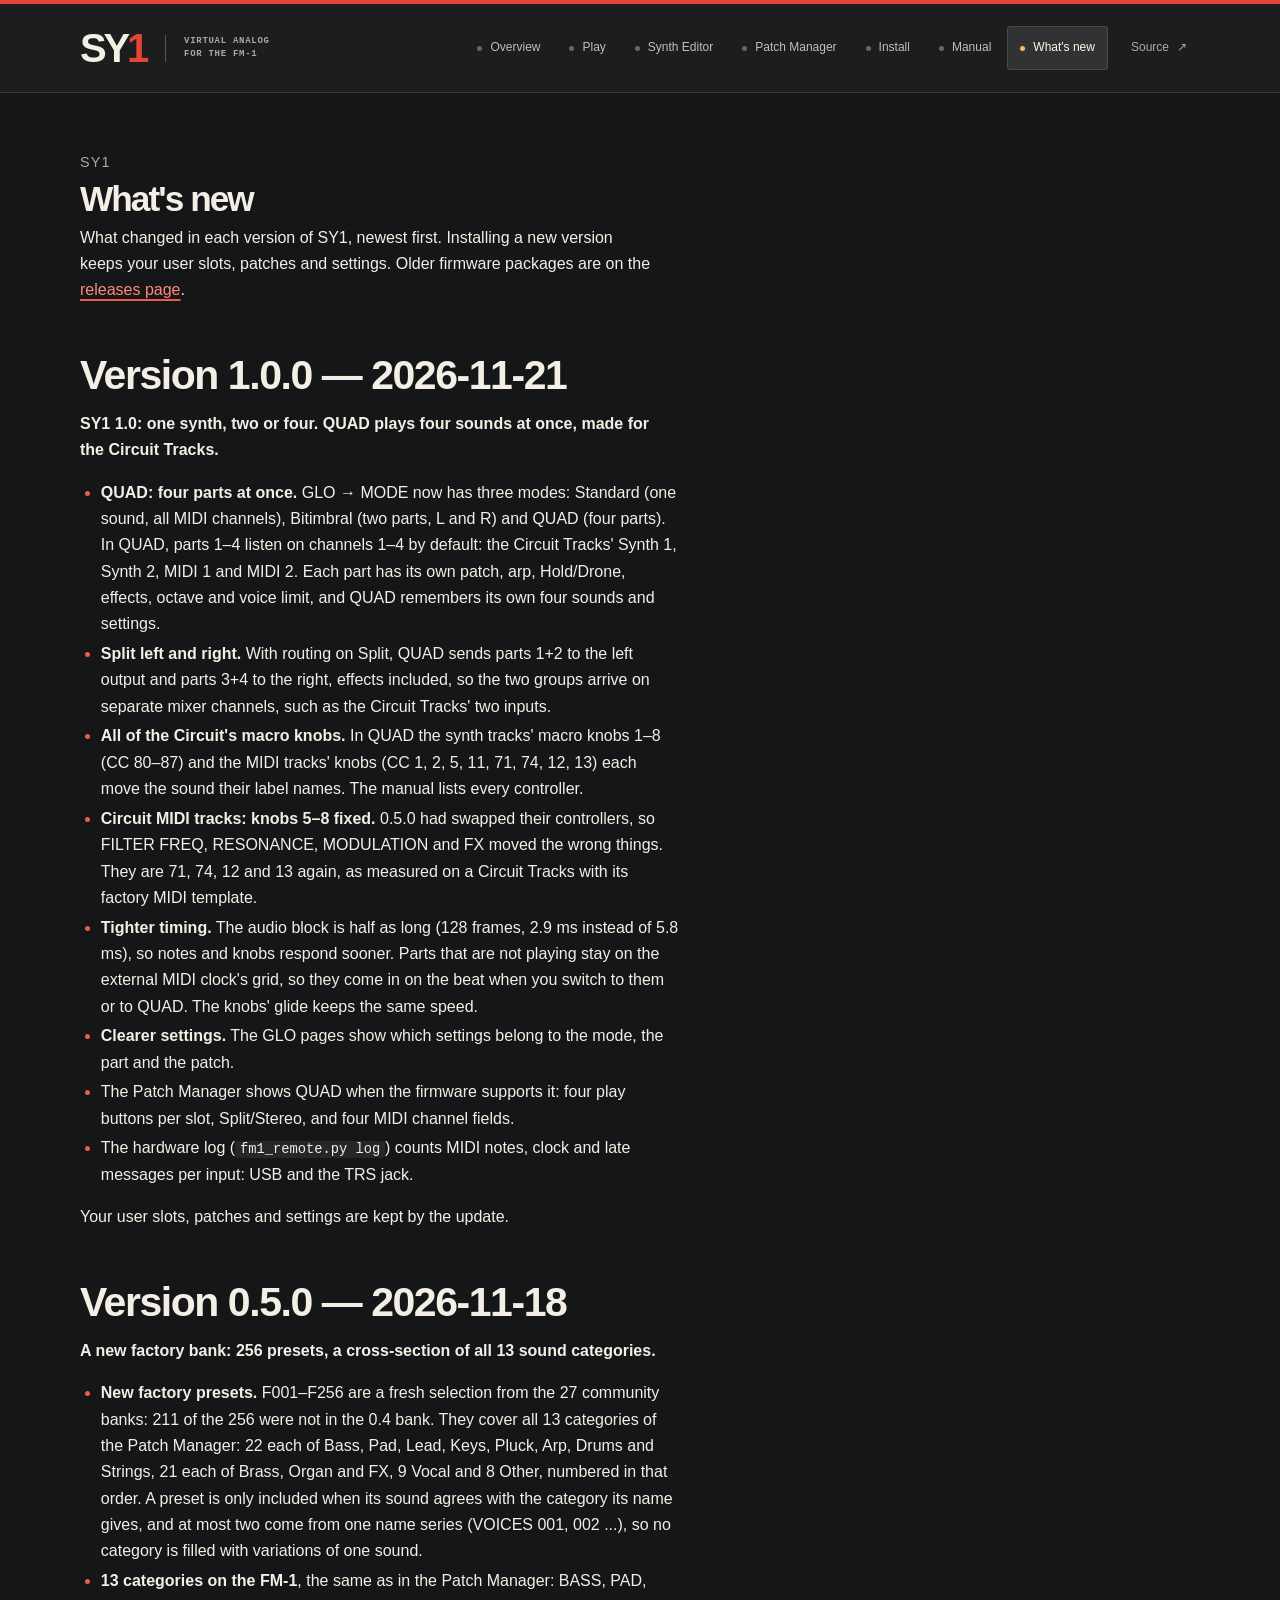
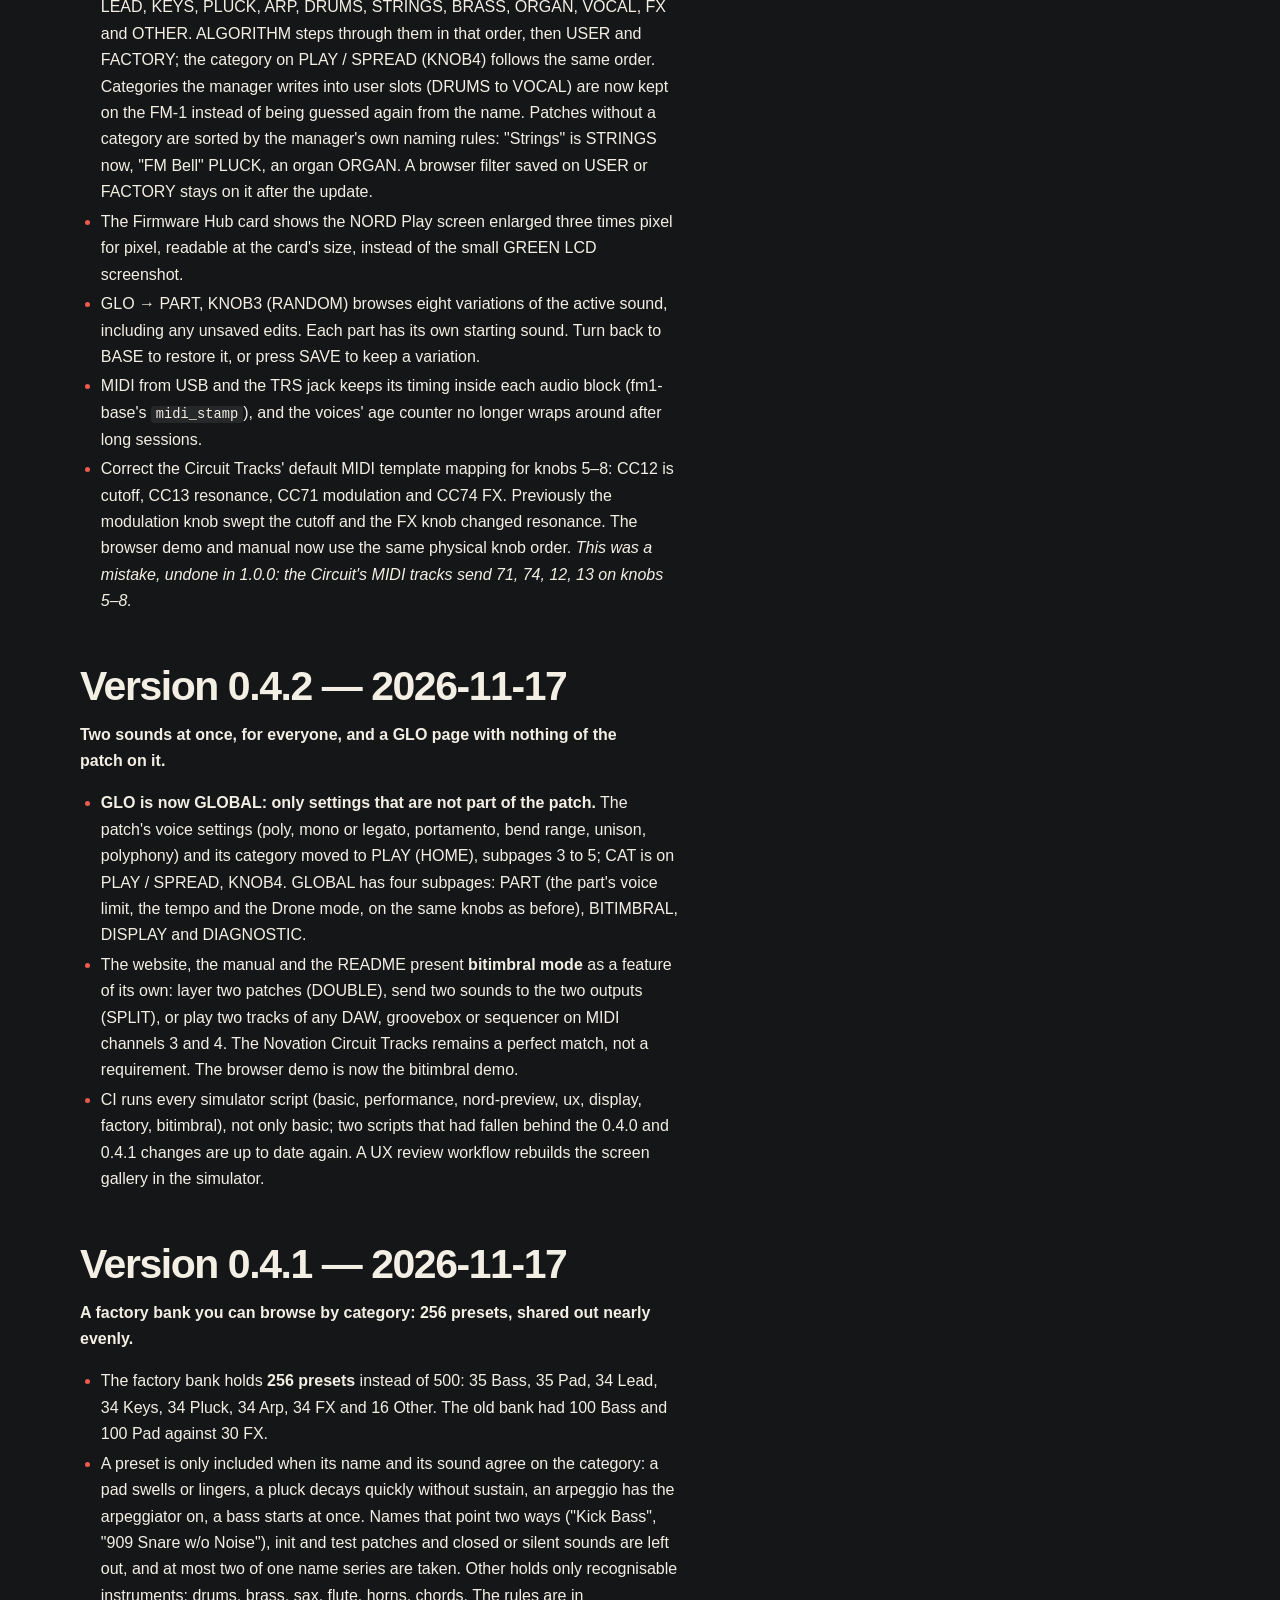
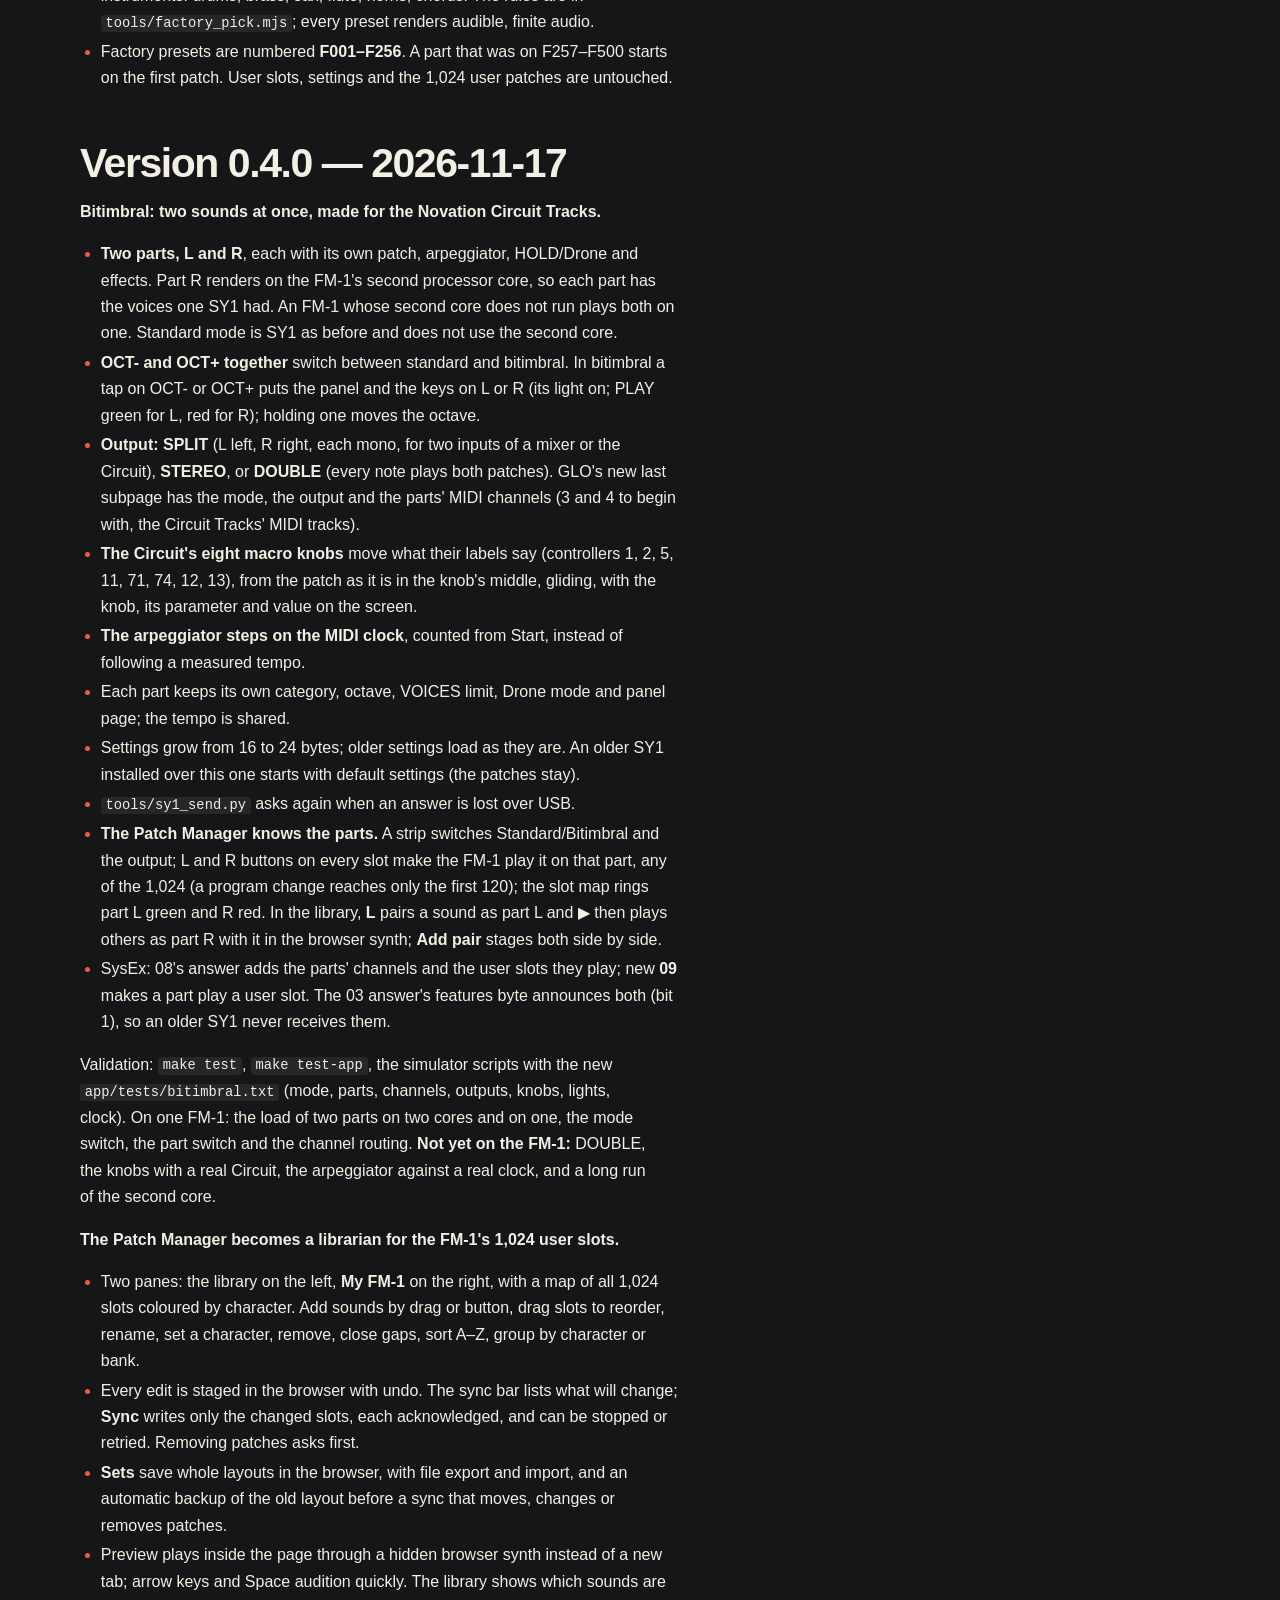
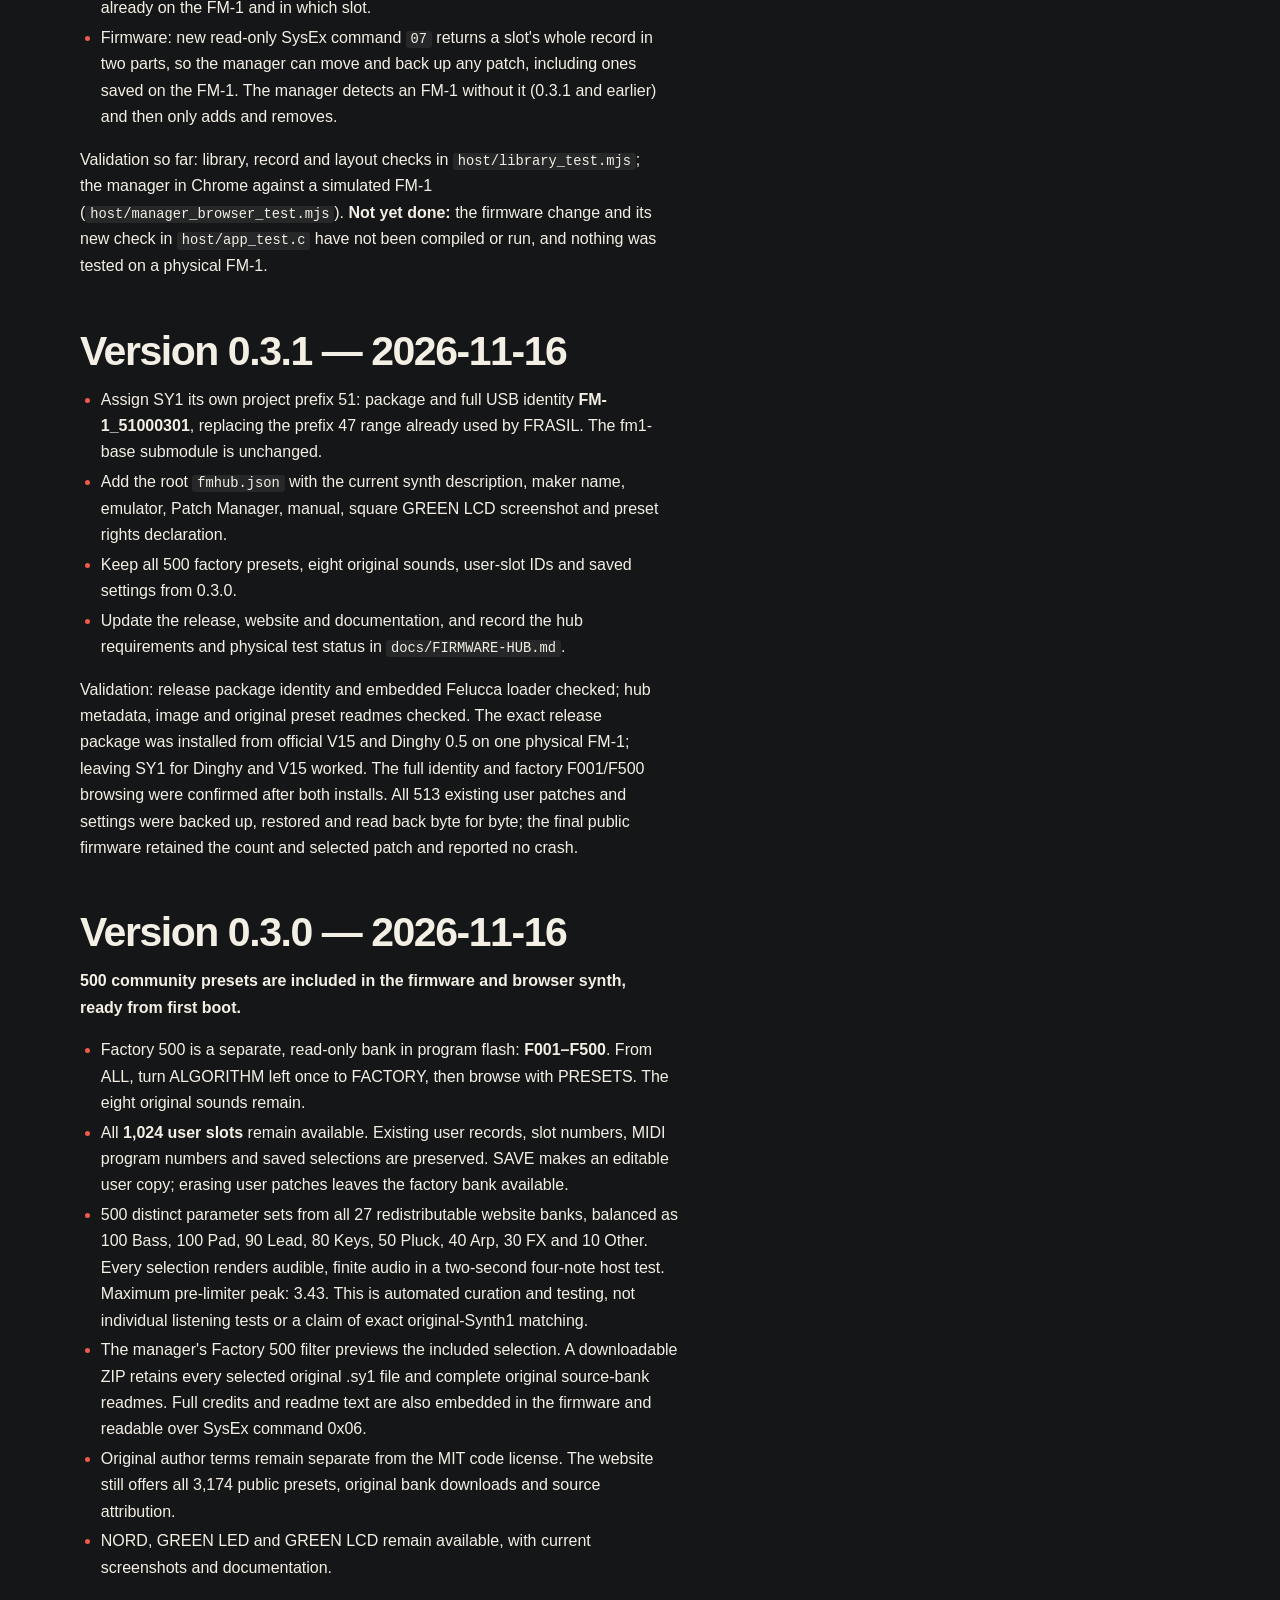
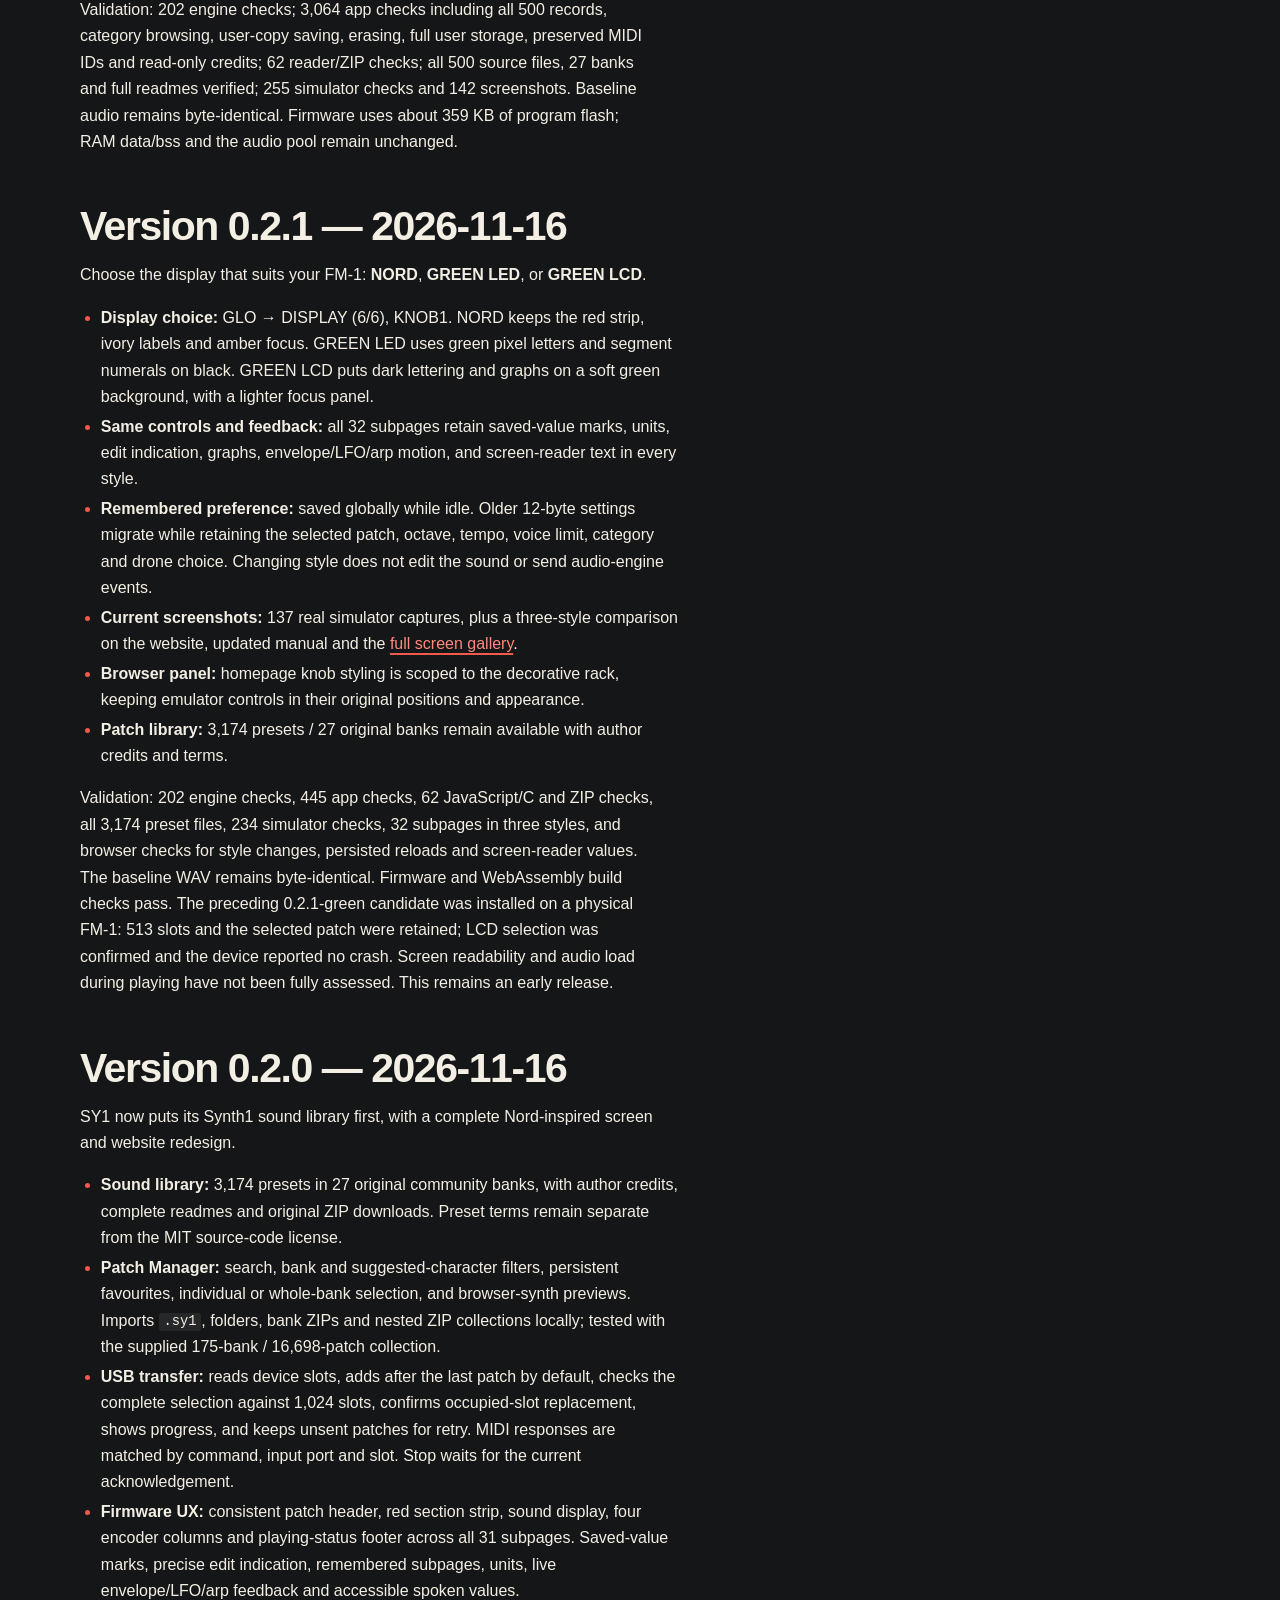
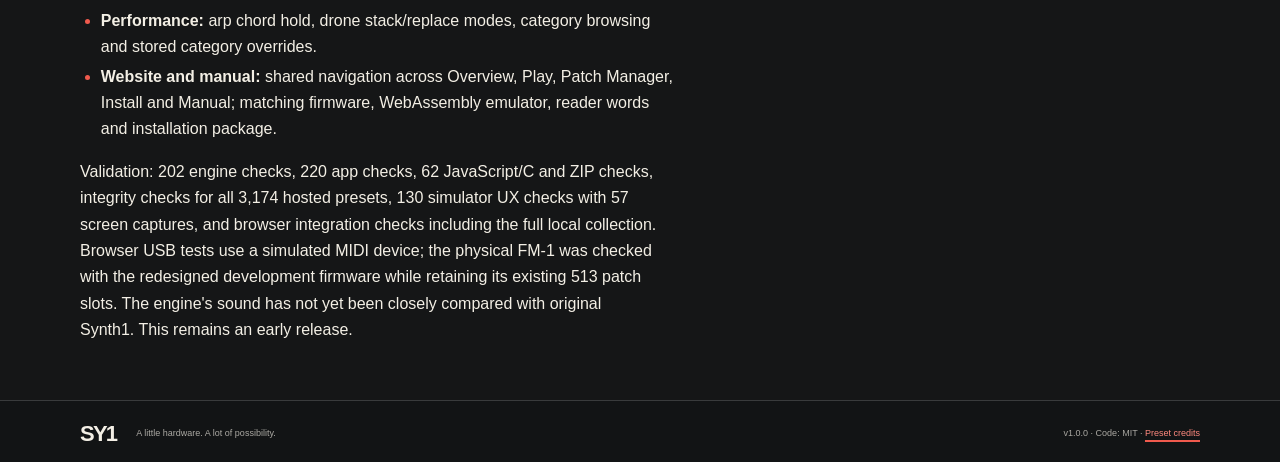
<file: news/index.html>
<!doctype html>
<html lang="en">
<head>
<meta charset="utf-8">
<meta name="viewport" content="width=device-width, initial-scale=1">
<title>SY1: What&#x27;s new</title>
<meta name="description" content="What&#x27;s new for SY1, a firmware for the M-VAVE FM-1.">
<style>
/* paper and ink: warm white paper, ink-blue type, vermilion for what is played, mustard for asides; a shade of the
   paper for code and callouts (CTL-1's; a firmware may restyle its site) */
:root {
  --paper: #fbf8f1; --sheet: #efe9dc; --rule: #ddd4c2; --ink: #1e2b5a; --muted: #5d6585;
  --hot: #e5482e; --hot-t: #f8d3c9; --cool: #d9a21b; --cool-t: #f5e4b8;
  --hot-ink: #c23a22;                                 /* the vermilion as text: 4.5:1 on the paper */
  color-scheme: light;
}
body {
  background: var(--paper); color: var(--ink); margin: 0;
  font: 400 17px/1.6 "Helvetica Neue", Helvetica, Arial, sans-serif;
  padding-inline: 16px; padding-block: 32px 64px;
}
main { max-width: 46rem; margin: 0 auto; }
.page > .site { max-width: 46rem; margin-inline: auto; }
main:focus { outline: none; }
h1, h2, h3 { font-family: inherit; text-wrap: balance; line-height: 1.2; }
h1 { font-size: 2.2rem; font-weight: 700; margin: 0 0 .4rem; letter-spacing: .02em; }
h2 { font-size: 1.3rem; font-weight: 700; margin: 3rem 0 .8rem; padding-top: .8rem; border-top: 2px solid var(--ink); }
h2 .num { color: var(--hot); margin-right: .5em; font-variant-numeric: tabular-nums; }
h3 { font-size: 1.1rem; font-weight: 700; margin: 2rem 0 .5rem; }
p, li { max-width: 65ch; }
p { margin: 0 0 1rem; }
ul, ol { padding-left: 1.3rem; margin: 0 0 1rem; }
li { margin: .2rem 0; }
li::marker { color: var(--hot); }
strong { font-weight: 700; }
a { color: var(--ink); text-decoration-color: var(--hot); text-decoration-thickness: 2px; text-underline-offset: 3px; }
a:hover { background: var(--hot-t); }
:focus-visible { outline: 3px solid var(--hot-ink); outline-offset: 2px; }
.skip { position: absolute; left: 16px; top: -100px; background: var(--ink); color: var(--paper); padding: 8px 14px; border-radius: 0 0 6px 6px; z-index: 1; }
.skip:focus { top: 0; }
code, pre { font-family: ui-monospace, Menlo, Consolas, monospace; font-size: .86em; }
code { background: var(--sheet); padding: .08em .35em; border-radius: 3px; }
pre { background: var(--sheet); border-radius: 6px; padding: 14px 16px; overflow-x: auto; line-height: 1.45; margin: 0 0 1.2rem; }
pre code { background: none; padding: 0; font-size: inherit; }
hr { display: none; }
.table { overflow-x: auto; margin: 0 0 1.3rem; }
table { border-collapse: collapse; width: 100%; font-size: .95rem; font-variant-numeric: tabular-nums; }
th, td { text-align: left; vertical-align: top; padding: .45rem .7rem .45rem 0; border-bottom: 1px solid var(--rule); }
th { font-weight: 700; text-transform: uppercase; letter-spacing: .06em; font-size: .78rem; color: var(--muted); border-bottom: 2px solid var(--ink); }
td:first-child { white-space: nowrap; }
.lede { margin-bottom: 1.6rem; }
.status { background: var(--sheet); border-radius: 6px; padding: 12px 16px; }
.status p { margin: 0; }
.site { display: flex; flex-wrap: wrap; align-items: baseline; gap: .3rem 1.2rem; margin: 0 0 1.6rem; padding-bottom: .5rem; border-bottom: 2px solid var(--ink); }
.site .home { font-size: 1.1rem; font-weight: 700; letter-spacing: .04em; color: var(--ink); text-decoration: none; }
.site .home:hover { color: var(--hot-ink); background: none; }
.site nav { margin-left: auto; display: flex; flex-wrap: wrap; gap: .2rem 1rem; font-size: .92rem; }
.site nav a { color: var(--ink); text-underline-offset: 3px; }
.site nav a[aria-current] { text-decoration: none; color: var(--hot-ink); }
a.home { color: inherit; text-decoration: none; }
a.home:hover { background: none; color: var(--hot-ink); }
main > a.home { display: inline-block; font-size: .9rem; letter-spacing: .08em; text-transform: uppercase; color: var(--muted); margin: 0 0 .4rem; }
.callout { border-left: 4px solid var(--cool); background: var(--cool-t); padding: 10px 16px; margin: 0 0 1.2rem; max-width: 65ch; border-radius: 0 6px 6px 0; }
.callout p { margin: 0; }
details { background: var(--sheet); border-radius: 6px; padding: 0 16px; margin: 0 0 1.2rem; }
details > summary { cursor: pointer; padding: 10px 0; }
details[open] > summary { margin-bottom: .4rem; }
details > :last-child { margin-bottom: 1rem; }
.swatch { display: inline-block; width: .7em; height: .7em; margin-right: .4em; vertical-align: .02em; }
nav.contents ol { columns: 2 14rem; column-gap: 2rem; padding-left: 1.3rem; }
.figs { display: flex; flex-wrap: wrap; gap: 20px; margin: .4rem 0 1.6rem; }
figure { margin: 0; flex: 0 1 auto; }
figure img { display: block; max-width: 100%; height: auto; }
figure.shot img { width: 300px; image-rendering: pixelated; border-radius: 4px; box-shadow: 0 0 0 1px var(--rule); }
figure.wide { flex-basis: 100%; }
figure.wide img { width: 100%; }
figcaption { color: var(--muted); font-size: .88rem; margin-top: .4rem; max-width: 300px; }
figure.wide figcaption { max-width: none; }
nav.contents li { break-inside: avoid; }
@media (prefers-reduced-motion: no-preference) { html { scroll-behavior: smooth; } }
</style>
<link rel="stylesheet" href="../assets/site.css">
</head>
<body data-site-page="news">
<a class="site-skip" href="#content">Skip to content</a>
<header class="site-header"><div class="site-header-inner"><a class="site-brand" href="../" aria-label="SY1 home">SY<span>1</span><span class="brand-caption">VIRTUAL ANALOG<br>FOR THE FM-1</span></a><nav class="site-nav" aria-label="Main navigation"><a href="../"><span class="nav-led" aria-hidden="true"></span>Overview</a><a href="../emu/"><span class="nav-led" aria-hidden="true"></span>Play</a><a href="../editor/"><span class="nav-led" aria-hidden="true"></span>Synth Editor</a><a href="../manager/" target="_blank" rel="noopener"><span class="nav-led" aria-hidden="true"></span>Patch Manager</a><a href="../install/"><span class="nav-led" aria-hidden="true"></span>Install</a><a href="../manual/"><span class="nav-led" aria-hidden="true"></span>Manual</a><a href="../news/" aria-current="page"><span class="nav-led" aria-hidden="true"></span>What's new</a><a href="https://github.com/fenderberg/fm1-sy1" class="source-link">Source <span aria-hidden="true">↗</span></a></nav></div></header>

<div class="page">
<main id="content" tabindex="-1">
<a class="home" href="../">SY1</a>
<h1>What's new</h1>
<p>What changed in each version of SY1, newest first. Installing a new version keeps your user slots, patches and settings. Older firmware packages are on the <a href="https://github.com/fenderberg/fm1-sy1/releases">releases page</a>.</p>
<h2 id="version-1-0-0-2026-11-21">Version 1.0.0 — 2026-11-21</h2>
<p><strong>SY1 1.0: one synth, two or four. QUAD plays four sounds at once, made for the Circuit Tracks.</strong></p>
<ul><li><strong>QUAD: four parts at once.</strong> GLO → MODE now has three modes: Standard (one sound, all MIDI channels), Bitimbral (two parts, L and R) and QUAD (four parts). In QUAD, parts 1–4 listen on channels 1–4 by default: the Circuit Tracks' Synth 1, Synth 2, MIDI 1 and MIDI 2. Each part has its own patch, arp, Hold/Drone, effects, octave and voice limit, and QUAD remembers its own four sounds and settings.</li><li><strong>Split left and right.</strong> With routing on Split, QUAD sends parts 1+2 to the left output and parts 3+4 to the right, effects included, so the two groups arrive on separate mixer channels, such as the Circuit Tracks' two inputs.</li><li><strong>All of the Circuit's macro knobs.</strong> In QUAD the synth tracks' macro knobs 1–8 (CC 80–87) and the MIDI tracks' knobs (CC 1, 2, 5, 11, 71, 74, 12, 13) each move the sound their label names. The manual lists every controller.</li><li><strong>Circuit MIDI tracks: knobs 5–8 fixed.</strong> 0.5.0 had swapped their controllers, so FILTER FREQ, RESONANCE, MODULATION and FX moved the wrong things. They are 71, 74, 12 and 13 again, as measured on a Circuit Tracks with its factory MIDI template.</li><li><strong>Tighter timing.</strong> The audio block is half as long (128 frames, 2.9 ms instead of 5.8 ms), so notes and knobs respond sooner. Parts that are not playing stay on the external MIDI clock's grid, so they come in on the beat when you switch to them or to QUAD. The knobs' glide keeps the same speed.</li><li><strong>Clearer settings.</strong> The GLO pages show which settings belong to the mode, the part and the patch.</li><li>The Patch Manager shows QUAD when the firmware supports it: four play buttons per slot, Split/Stereo, and four MIDI channel fields.</li><li>The hardware log (<code>fm1_remote.py log</code>) counts MIDI notes, clock and late messages per input: USB and the TRS jack.</li></ul>
<p>Your user slots, patches and settings are kept by the update.</p>
<h2 id="version-0-5-0-2026-11-18">Version 0.5.0 — 2026-11-18</h2>
<p><strong>A new factory bank: 256 presets, a cross-section of all 13 sound categories.</strong></p>
<ul><li><strong>New factory presets.</strong> F001–F256 are a fresh selection from the 27 community banks: 211 of the 256 were not in the 0.4 bank. They cover all 13 categories of the Patch Manager: 22 each of Bass, Pad, Lead, Keys, Pluck, Arp, Drums and Strings, 21 each of Brass, Organ and FX, 9 Vocal and 8 Other, numbered in that order. A preset is only included when its sound agrees with the category its name gives, and at most two come from one name series (VOICES 001, 002 ...), so no category is filled with variations of one sound.</li><li><strong>13 categories on the FM-1</strong>, the same as in the Patch Manager: BASS, PAD, LEAD, KEYS, PLUCK, ARP, DRUMS, STRINGS, BRASS, ORGAN, VOCAL, FX and OTHER. ALGORITHM steps through them in that order, then USER and FACTORY; the category on PLAY / SPREAD (KNOB4) follows the same order. Categories the manager writes into user slots (DRUMS to VOCAL) are now kept on the FM-1 instead of being guessed again from the name. Patches without a category are sorted by the manager's own naming rules: "Strings" is STRINGS now, "FM Bell" PLUCK, an organ ORGAN. A browser filter saved on USER or FACTORY stays on it after the update.</li><li>The Firmware Hub card shows the NORD Play screen enlarged three times pixel for pixel, readable at the card's size, instead of the small GREEN LCD screenshot.</li><li>GLO → PART, KNOB3 (RANDOM) browses eight variations of the active sound, including any unsaved edits. Each part has its own starting sound. Turn back to BASE to restore it, or press SAVE to keep a variation.</li><li>MIDI from USB and the TRS jack keeps its timing inside each audio block (fm1-base's <code>midi_stamp</code>), and the voices' age counter no longer wraps around after long sessions.</li><li>Correct the Circuit Tracks' default MIDI template mapping for knobs 5–8: CC12 is cutoff, CC13 resonance, CC71 modulation and CC74 FX. Previously the modulation knob swept the cutoff and the FX knob changed resonance. The browser demo and manual now use the same physical knob order. <em>This was a mistake, undone in 1.0.0: the Circuit's MIDI tracks send 71, 74, 12, 13 on knobs 5–8.</em></li></ul>
<h2 id="version-0-4-2-2026-11-17">Version 0.4.2 — 2026-11-17</h2>
<p><strong>Two sounds at once, for everyone, and a GLO page with nothing of the patch on it.</strong></p>
<ul><li><strong>GLO is now GLOBAL: only settings that are not part of the patch.</strong> The patch's voice settings (poly, mono or legato, portamento, bend range, unison, polyphony) and its category moved to PLAY (HOME), subpages 3 to 5; CAT is on PLAY / SPREAD, KNOB4. GLOBAL has four subpages: PART (the part's voice limit, the tempo and the Drone mode, on the same knobs as before), BITIMBRAL, DISPLAY and DIAGNOSTIC.</li><li>The website, the manual and the README present <strong>bitimbral mode</strong> as a feature of its own: layer two patches (DOUBLE), send two sounds to the two outputs (SPLIT), or play two tracks of any DAW, groovebox or sequencer on MIDI channels 3 and 4. The Novation Circuit Tracks remains a perfect match, not a requirement. The browser demo is now the bitimbral demo.</li><li>CI runs every simulator script (basic, performance, nord-preview, ux, display, factory, bitimbral), not only basic; two scripts that had fallen behind the 0.4.0 and 0.4.1 changes are up to date again. A UX review workflow rebuilds the screen gallery in the simulator.</li></ul>
<h2 id="version-0-4-1-2026-11-17">Version 0.4.1 — 2026-11-17</h2>
<p><strong>A factory bank you can browse by category: 256 presets, shared out nearly evenly.</strong></p>
<ul><li>The factory bank holds <strong>256 presets</strong> instead of 500: 35 Bass, 35 Pad, 34 Lead, 34 Keys, 34 Pluck, 34 Arp, 34 FX and 16 Other. The old bank had 100 Bass and 100 Pad against 30 FX.</li><li>A preset is only included when its name and its sound agree on the category: a pad swells or lingers, a pluck decays quickly without sustain, an arpeggio has the arpeggiator on, a bass starts at once. Names that point two ways ("Kick Bass", "909 Snare w/o Noise"), init and test patches and closed or silent sounds are left out, and at most two of one name series are taken. Other holds only recognisable instruments: drums, brass, sax, flute, horns, chords. The rules are in <code>tools/factory_pick.mjs</code>; every preset renders audible, finite audio.</li><li>Factory presets are numbered <strong>F001–F256</strong>. A part that was on F257–F500 starts on the first patch. User slots, settings and the 1,024 user patches are untouched.</li></ul>
<h2 id="version-0-4-0-2026-11-17">Version 0.4.0 — 2026-11-17</h2>
<p><strong>Bitimbral: two sounds at once, made for the Novation Circuit Tracks.</strong></p>
<ul><li><strong>Two parts, L and R</strong>, each with its own patch, arpeggiator, HOLD/Drone and effects. Part R renders on the FM-1's second processor core, so each part has the voices one SY1 had. An FM-1 whose second core does not run plays both on one. Standard mode is SY1 as before and does not use the second core.</li><li><strong>OCT- and OCT+ together</strong> switch between standard and bitimbral. In bitimbral a tap on OCT- or OCT+ puts the panel and the keys on L or R (its light on; PLAY green for L, red for R); holding one moves the octave.</li><li><strong>Output: SPLIT</strong> (L left, R right, each mono, for two inputs of a mixer or the Circuit), <strong>STEREO</strong>, or <strong>DOUBLE</strong> (every note plays both patches). GLO's new last subpage has the mode, the output and the parts' MIDI channels (3 and 4 to begin with, the Circuit Tracks' MIDI tracks).</li><li><strong>The Circuit's eight macro knobs</strong> move what their labels say (controllers 1, 2, 5, 11, 71, 74, 12, 13), from the patch as it is in the knob's middle, gliding, with the knob, its parameter and value on the screen.</li><li><strong>The arpeggiator steps on the MIDI clock</strong>, counted from Start, instead of following a measured tempo.</li><li>Each part keeps its own category, octave, VOICES limit, Drone mode and panel page; the tempo is shared.</li><li>Settings grow from 16 to 24 bytes; older settings load as they are. An older SY1 installed over this one starts with default settings (the patches stay).</li><li><code>tools/sy1_send.py</code> asks again when an answer is lost over USB.</li><li><strong>The Patch Manager knows the parts.</strong> A strip switches Standard/Bitimbral and the output; L and R buttons on every slot make the FM-1 play it on that part, any of the 1,024 (a program change reaches only the first 120); the slot map rings part L green and R red. In the library, <strong>L</strong> pairs a sound as part L and ▶ then plays others as part R with it in the browser synth; <strong>Add pair</strong> stages both side by side.</li><li>SysEx: 08's answer adds the parts' channels and the user slots they play; new <strong>09</strong> makes a part play a user slot. The 03 answer's features byte announces both (bit 1), so an older SY1 never receives them.</li></ul>
<p>Validation: <code>make test</code>, <code>make test-app</code>, the simulator scripts with the new <code>app/tests/bitimbral.txt</code> (mode, parts, channels, outputs, knobs, lights, clock). On one FM-1: the load of two parts on two cores and on one, the mode switch, the part switch and the channel routing. <strong>Not yet on the FM-1:</strong> DOUBLE, the knobs with a real Circuit, the arpeggiator against a real clock, and a long run of the second core.</p>
<p><strong>The Patch Manager becomes a librarian for the FM-1's 1,024 user slots.</strong></p>
<ul><li>Two panes: the library on the left, <strong>My FM-1</strong> on the right, with a map of all 1,024 slots coloured by character. Add sounds by drag or button, drag slots to reorder, rename, set a character, remove, close gaps, sort A–Z, group by character or bank.</li><li>Every edit is staged in the browser with undo. The sync bar lists what will change; <strong>Sync</strong> writes only the changed slots, each acknowledged, and can be stopped or retried. Removing patches asks first.</li><li><strong>Sets</strong> save whole layouts in the browser, with file export and import, and an automatic backup of the old layout before a sync that moves, changes or removes patches.</li><li>Preview plays inside the page through a hidden browser synth instead of a new tab; arrow keys and Space audition quickly. The library shows which sounds are already on the FM-1 and in which slot.</li><li>Firmware: new read-only SysEx command <code>07</code> returns a slot's whole record in two parts, so the manager can move and back up any patch, including ones saved on the FM-1. The manager detects an FM-1 without it (0.3.1 and earlier) and then only adds and removes.</li></ul>
<p>Validation so far: library, record and layout checks in <code>host/library_test.mjs</code>; the manager in Chrome against a simulated FM-1 (<code>host/manager_browser_test.mjs</code>). <strong>Not yet done:</strong> the firmware change and its new check in <code>host/app_test.c</code> have not been compiled or run, and nothing was tested on a physical FM-1.</p>
<h2 id="version-0-3-1-2026-11-16">Version 0.3.1 — 2026-11-16</h2>
<ul><li>Assign SY1 its own project prefix 51: package and full USB identity <strong>FM-1_51000301</strong>, replacing the prefix 47 range already used by FRASIL. The fm1-base submodule is unchanged.</li><li>Add the root <code>fmhub.json</code> with the current synth description, maker name, emulator, Patch Manager, manual, square GREEN LCD screenshot and preset rights declaration.</li><li>Keep all 500 factory presets, eight original sounds, user-slot IDs and saved settings from 0.3.0.</li><li>Update the release, website and documentation, and record the hub requirements and physical test status in <code>docs/FIRMWARE-HUB.md</code>.</li></ul>
<p>Validation: release package identity and embedded Felucca loader checked; hub metadata, image and original preset readmes checked. The exact release package was installed from official V15 and Dinghy 0.5 on one physical FM-1; leaving SY1 for Dinghy and V15 worked. The full identity and factory F001/F500 browsing were confirmed after both installs. All 513 existing user patches and settings were backed up, restored and read back byte for byte; the final public firmware retained the count and selected patch and reported no crash.</p>
<h2 id="version-0-3-0-2026-11-16">Version 0.3.0 — 2026-11-16</h2>
<p><strong>500 community presets are included in the firmware and browser synth, ready from first boot.</strong></p>
<ul><li>Factory 500 is a separate, read-only bank in program flash: <strong>F001–F500</strong>. From ALL, turn ALGORITHM left once to FACTORY, then browse with PRESETS. The eight original sounds remain.</li><li>All <strong>1,024 user slots</strong> remain available. Existing user records, slot numbers, MIDI program numbers and saved selections are preserved. SAVE makes an editable user copy; erasing user patches leaves the factory bank available.</li><li>500 distinct parameter sets from all 27 redistributable website banks, balanced as 100 Bass, 100 Pad, 90 Lead, 80 Keys, 50 Pluck, 40 Arp, 30 FX and 10 Other. Every selection renders audible, finite audio in a two-second four-note host test. Maximum pre-limiter peak: 3.43. This is automated curation and testing, not individual listening tests or a claim of exact original-Synth1 matching.</li><li>The manager's Factory 500 filter previews the included selection. A downloadable ZIP retains every selected original .sy1 file and complete original source-bank readmes. Full credits and readme text are also embedded in the firmware and readable over SysEx command 0x06.</li><li>Original author terms remain separate from the MIT code license. The website still offers all 3,174 public presets, original bank downloads and source attribution.</li><li>NORD, GREEN LED and GREEN LCD remain available, with current screenshots and documentation.</li></ul>
<p>Validation: 202 engine checks; 3,064 app checks including all 500 records, category browsing, user-copy saving, erasing, full user storage, preserved MIDI IDs and read-only credits; 62 reader/ZIP checks; all 500 source files, 27 banks and full readmes verified; 255 simulator checks and 142 screenshots. Baseline audio remains byte-identical. Firmware uses about 359 KB of program flash; RAM data/bss and the audio pool remain unchanged.</p>
<h2 id="version-0-2-1-2026-11-16">Version 0.2.1 — 2026-11-16</h2>
<p>Choose the display that suits your FM-1: <strong>NORD</strong>, <strong>GREEN LED</strong>, or <strong>GREEN LCD</strong>.</p>
<ul><li><strong>Display choice:</strong> GLO → DISPLAY (6/6), KNOB1. NORD keeps the red strip, ivory labels and amber focus. GREEN LED uses green pixel letters and segment numerals on black. GREEN LCD puts dark lettering and graphs on a soft green background, with a lighter focus panel.</li><li><strong>Same controls and feedback:</strong> all 32 subpages retain saved-value marks, units, edit indication, graphs, envelope/LFO/arp motion, and screen-reader text in every style.</li><li><strong>Remembered preference:</strong> saved globally while idle. Older 12-byte settings migrate while retaining the selected patch, octave, tempo, voice limit, category and drone choice. Changing style does not edit the sound or send audio-engine events.</li><li><strong>Current screenshots:</strong> 137 real simulator captures, plus a three-style comparison on the website, updated manual and the <a href="https://fenderberg.github.io/fm1-sy1/manual/screens/">full screen gallery</a>.</li><li><strong>Browser panel:</strong> homepage knob styling is scoped to the decorative rack, keeping emulator controls in their original positions and appearance.</li><li><strong>Patch library:</strong> 3,174 presets / 27 original banks remain available with author credits and terms.</li></ul>
<p>Validation: 202 engine checks, 445 app checks, 62 JavaScript/C and ZIP checks, all 3,174 preset files, 234 simulator checks, 32 subpages in three styles, and browser checks for style changes, persisted reloads and screen-reader values. The baseline WAV remains byte-identical. Firmware and WebAssembly build checks pass. The preceding 0.2.1-green candidate was installed on a physical FM-1: 513 slots and the selected patch were retained; LCD selection was confirmed and the device reported no crash. Screen readability and audio load during playing have not been fully assessed. This remains an early release.</p>
<h2 id="version-0-2-0-2026-11-16">Version 0.2.0 — 2026-11-16</h2>
<p>SY1 now puts its Synth1 sound library first, with a complete Nord-inspired screen and website redesign.</p>
<ul><li><strong>Sound library:</strong> 3,174 presets in 27 original community banks, with author credits, complete readmes and original ZIP downloads. Preset terms remain separate from the MIT source-code license.</li><li><strong>Patch Manager:</strong> search, bank and suggested-character filters, persistent favourites, individual or whole-bank selection, and browser-synth previews. Imports <code>.sy1</code>, folders, bank ZIPs and nested ZIP collections locally; tested with the supplied 175-bank / 16,698-patch collection.</li><li><strong>USB transfer:</strong> reads device slots, adds after the last patch by default, checks the complete selection against 1,024 slots, confirms occupied-slot replacement, shows progress, and keeps unsent patches for retry. MIDI responses are matched by command, input port and slot. Stop waits for the current acknowledgement.</li><li><strong>Firmware UX:</strong> consistent patch header, red section strip, sound display, four encoder columns and playing-status footer across all 31 subpages. Saved-value marks, precise edit indication, remembered subpages, units, live envelope/LFO/arp feedback and accessible spoken values.</li><li><strong>Performance:</strong> arp chord hold, drone stack/replace modes, category browsing and stored category overrides.</li><li><strong>Website and manual:</strong> shared navigation across Overview, Play, Patch Manager, Install and Manual; matching firmware, WebAssembly emulator, reader words and installation package.</li></ul>
<p>Validation: 202 engine checks, 220 app checks, 62 JavaScript/C and ZIP checks, integrity checks for all 3,174 hosted presets, 130 simulator UX checks with 57 screen captures, and browser integration checks including the full local collection. Browser USB tests use a simulated MIDI device; the physical FM-1 was checked with the redesigned development firmware while retaining its existing 513 patch slots. The engine's sound has not yet been closely compared with original Synth1. This remains an early release.</p>
</main>
</div>
<footer class="site-footer"><div><a class="footer-wordmark" href="../">SY1</a><span>A little hardware. A lot of possibility.</span></div><p>v1.0.0 · Code: MIT · <a href="../library/CREDITS.md">Preset credits</a></p></footer>
</body>
</html>
</file>
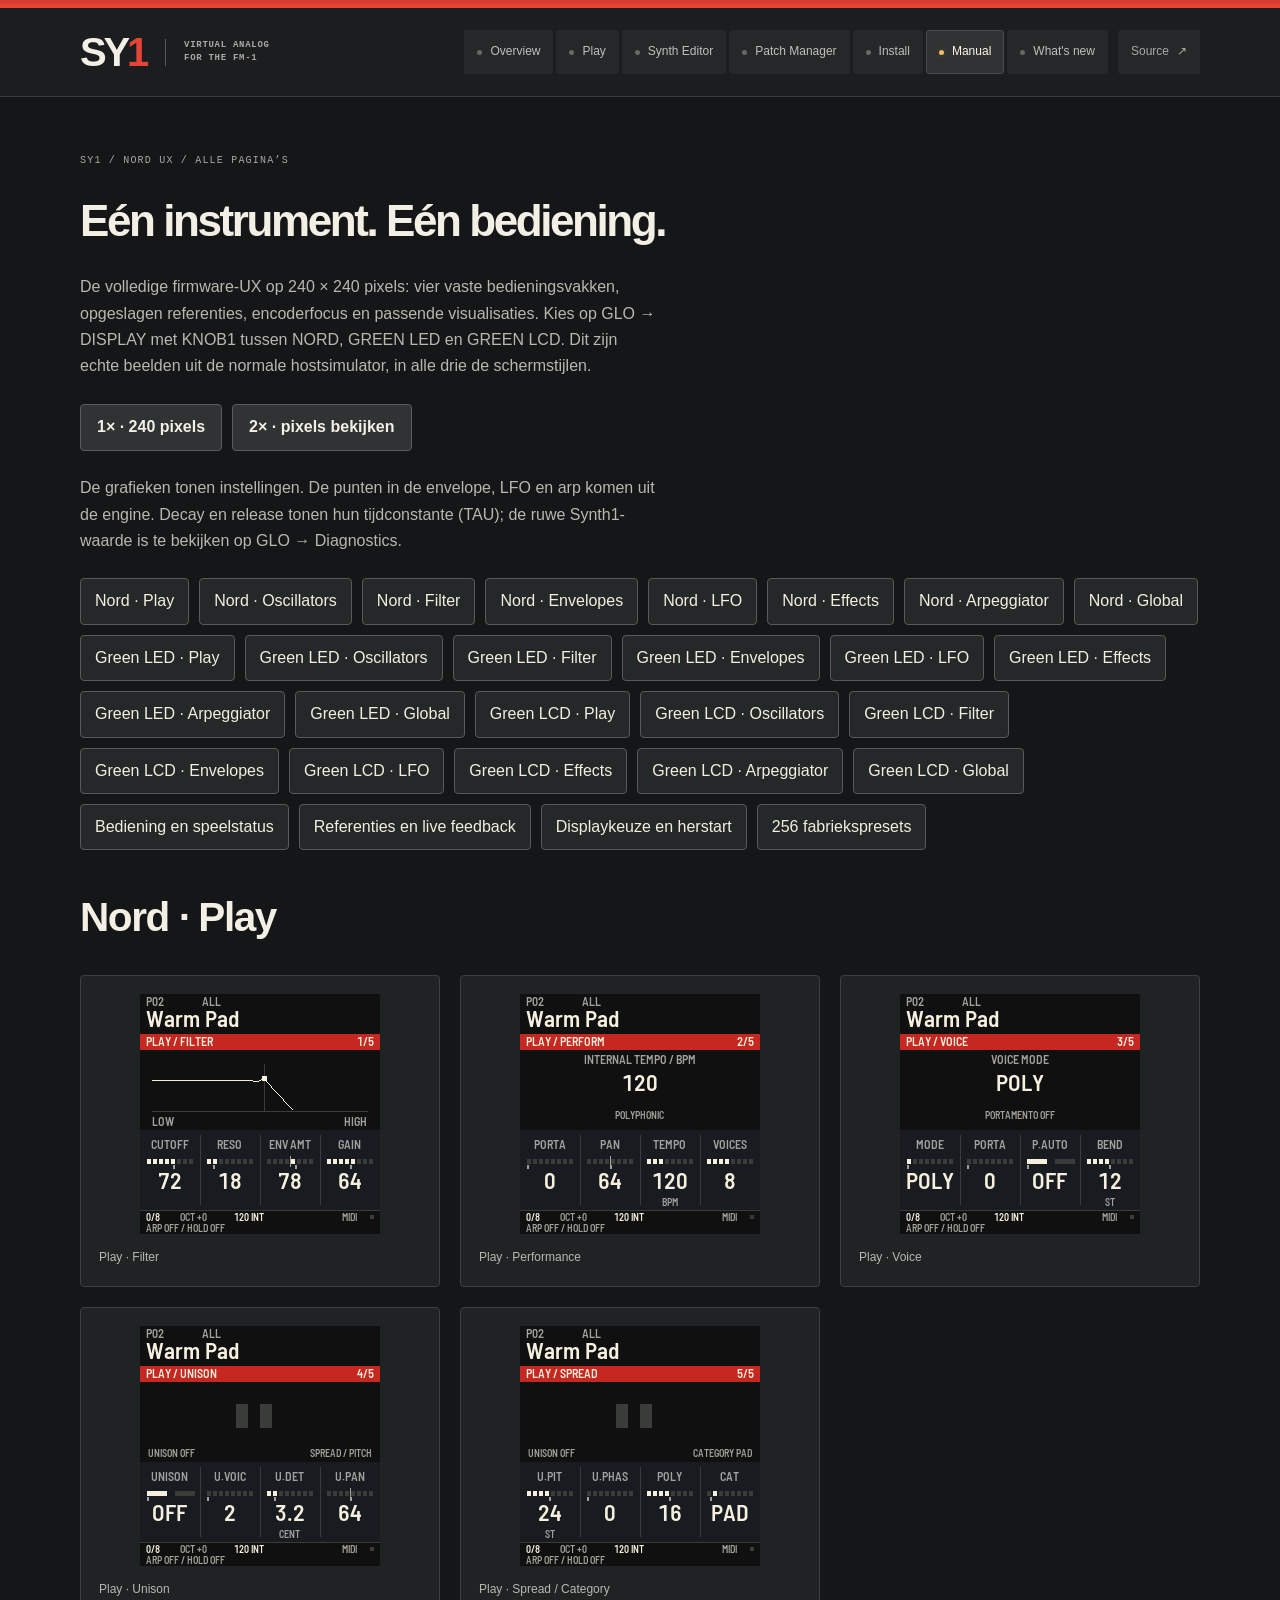
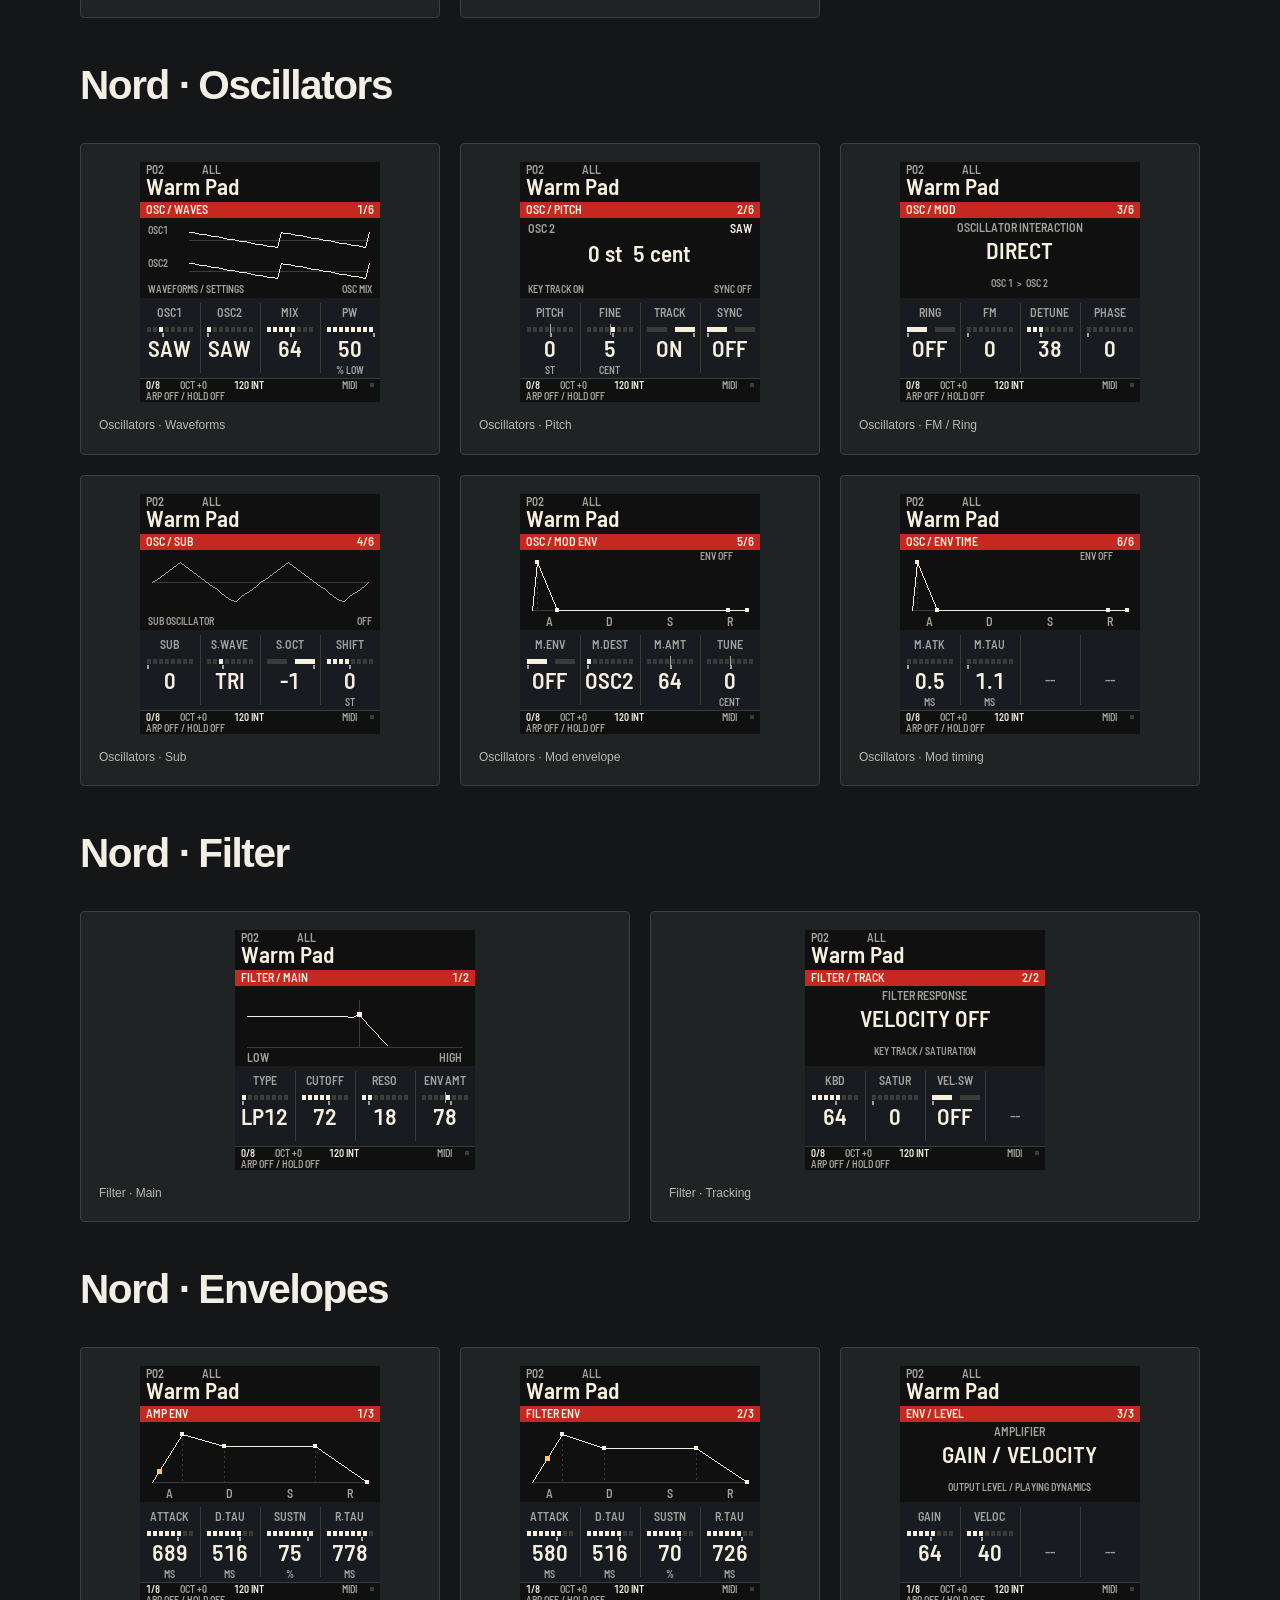
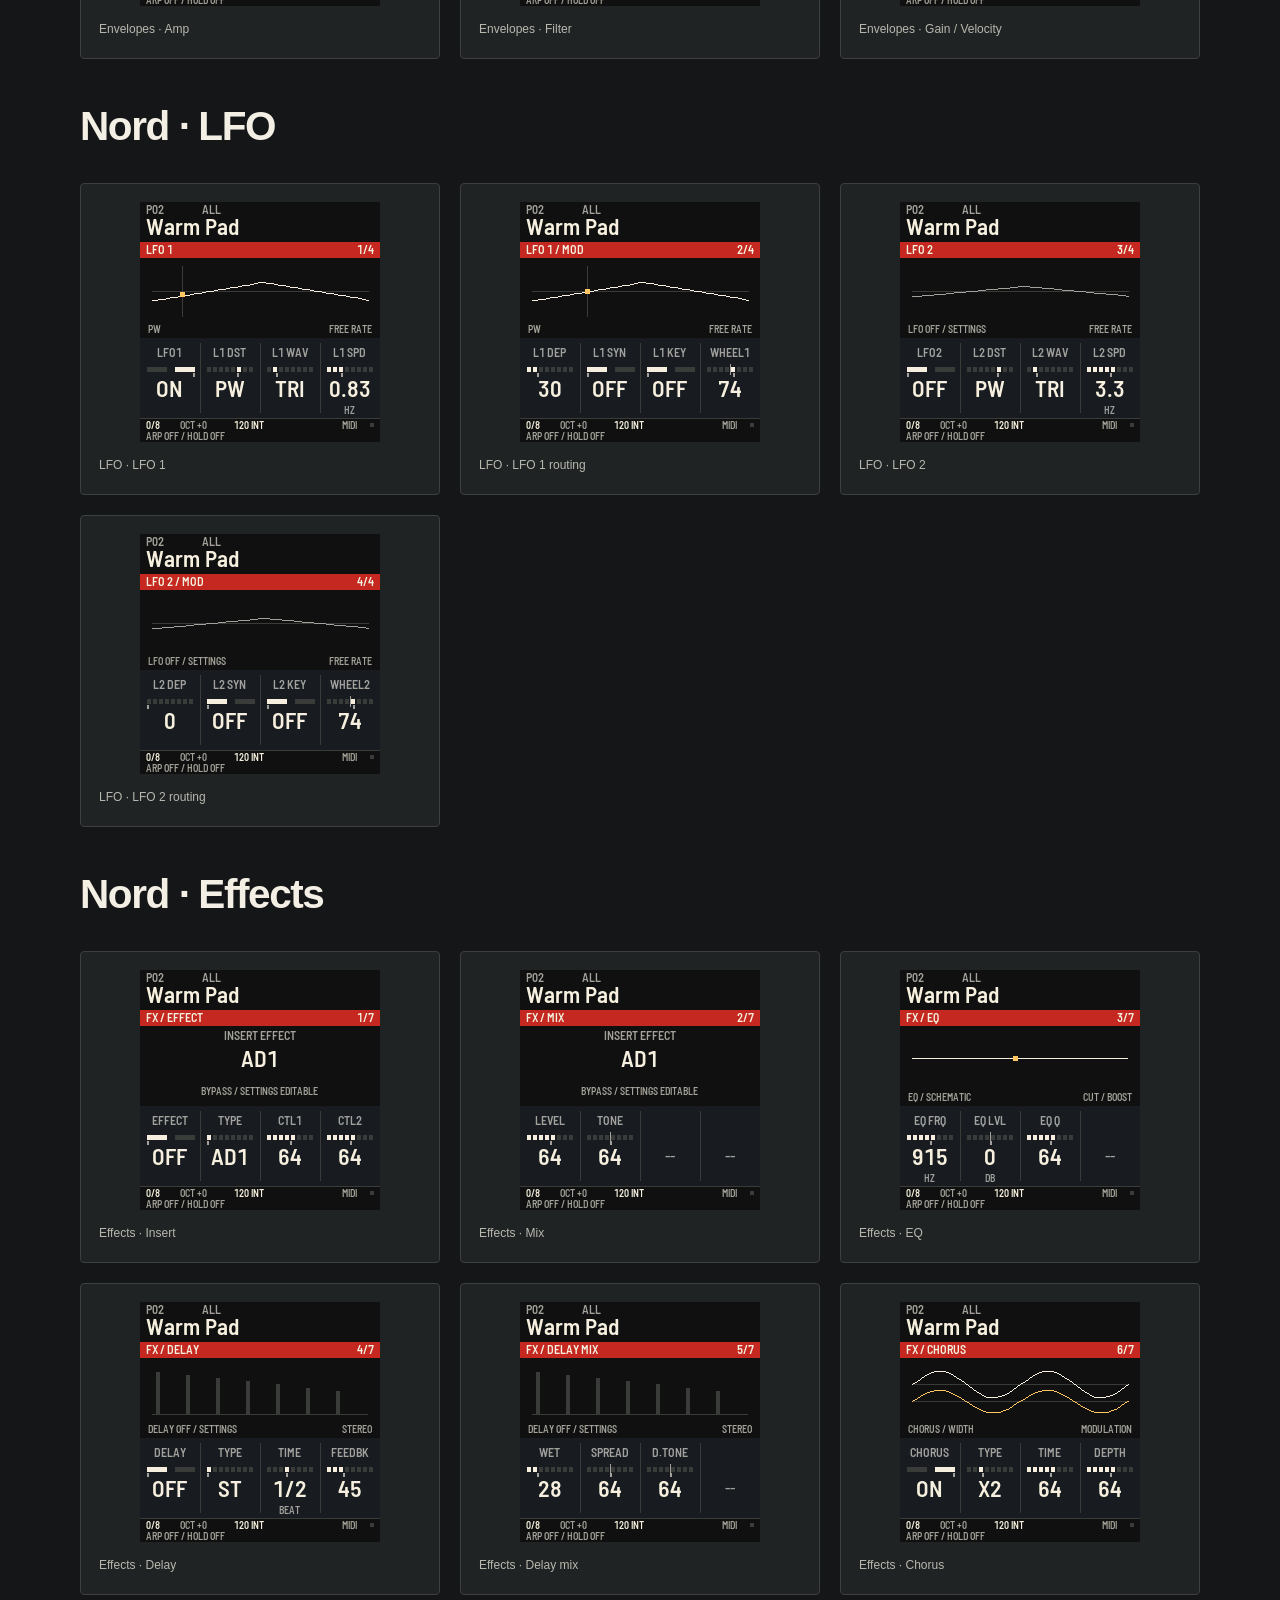
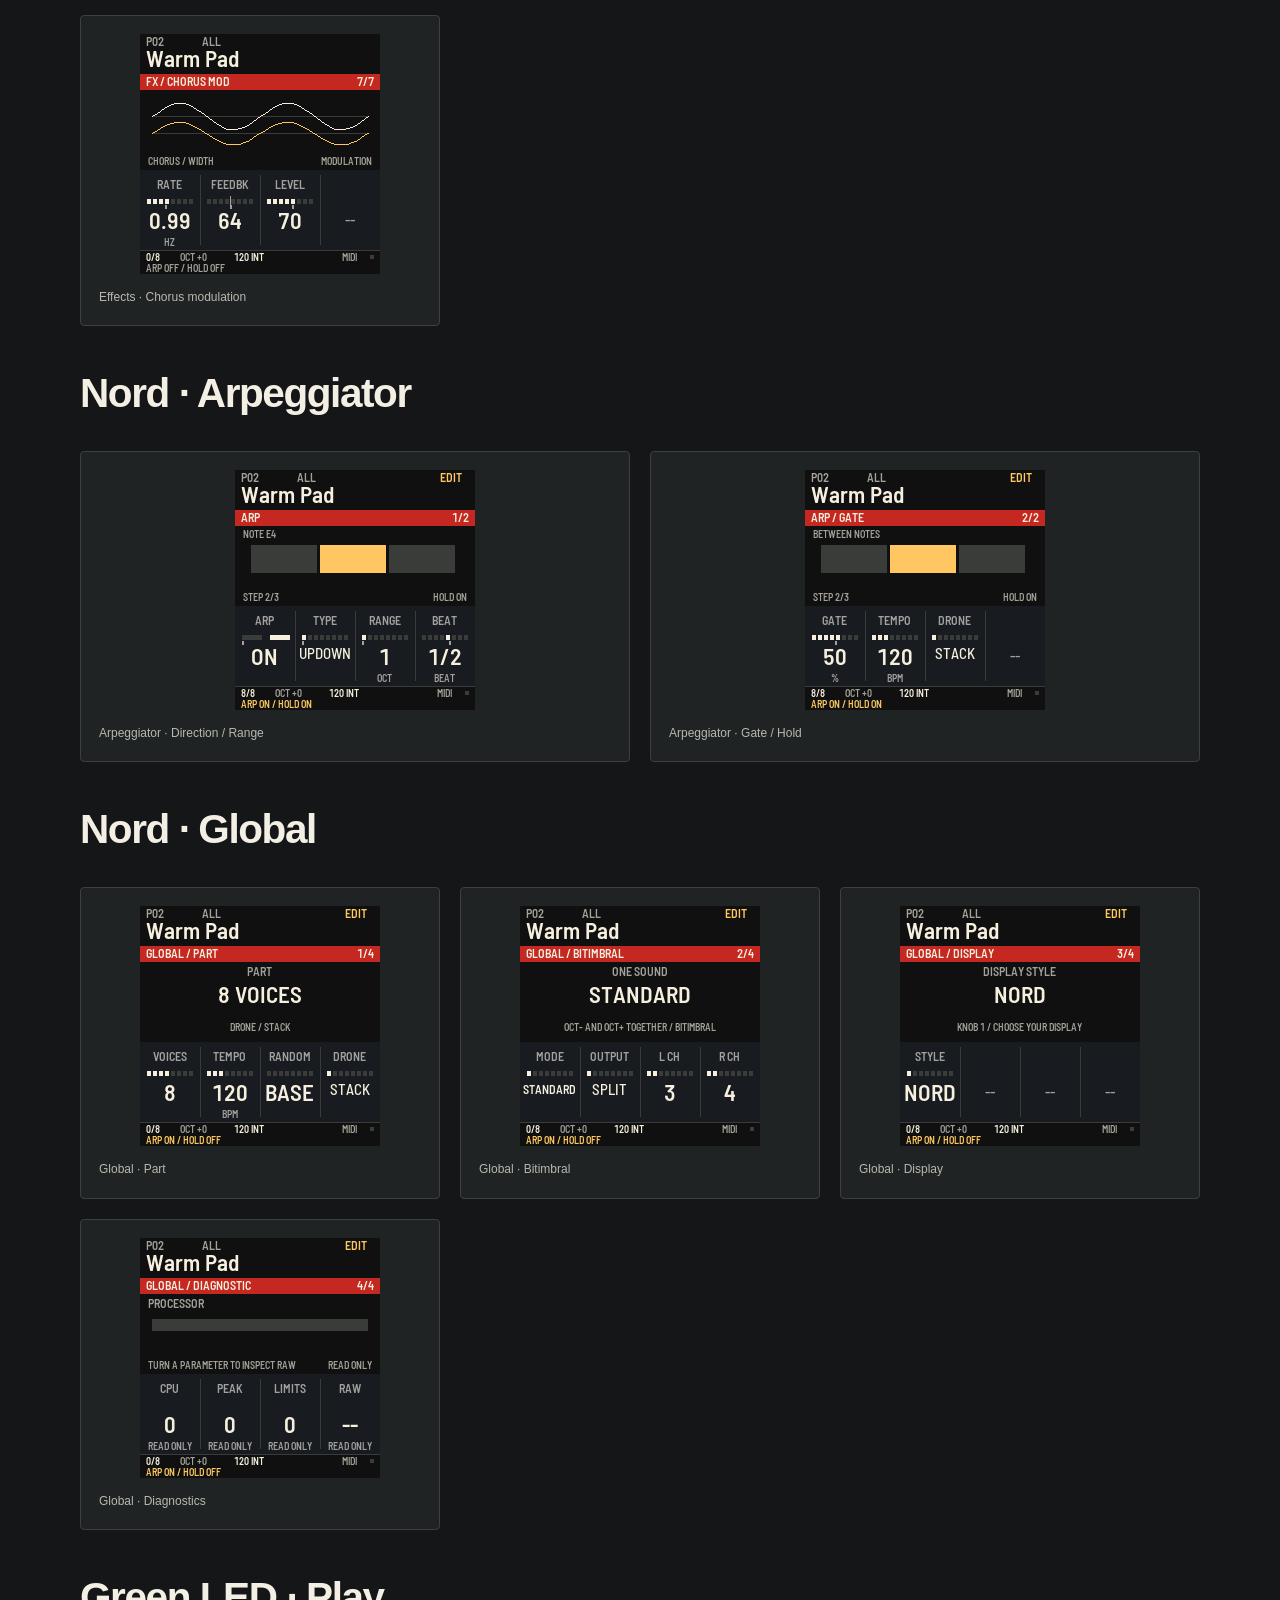
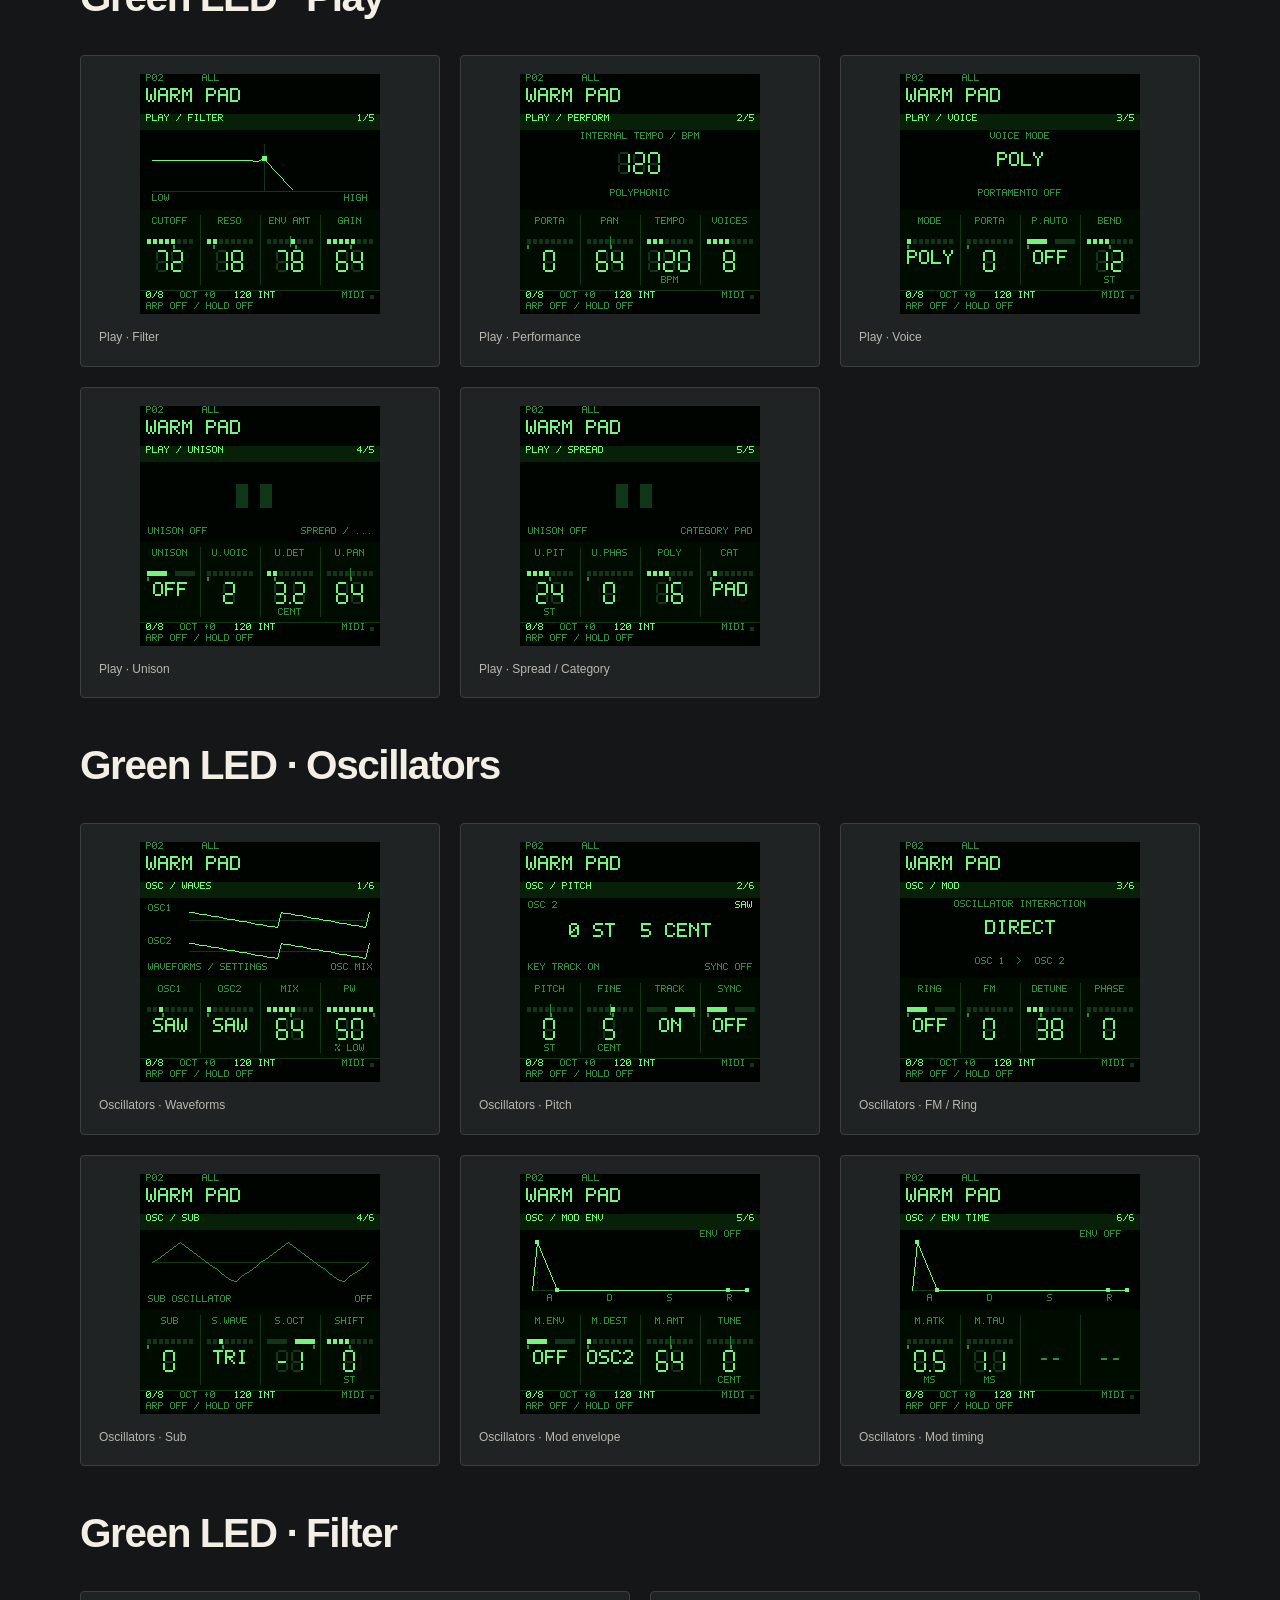
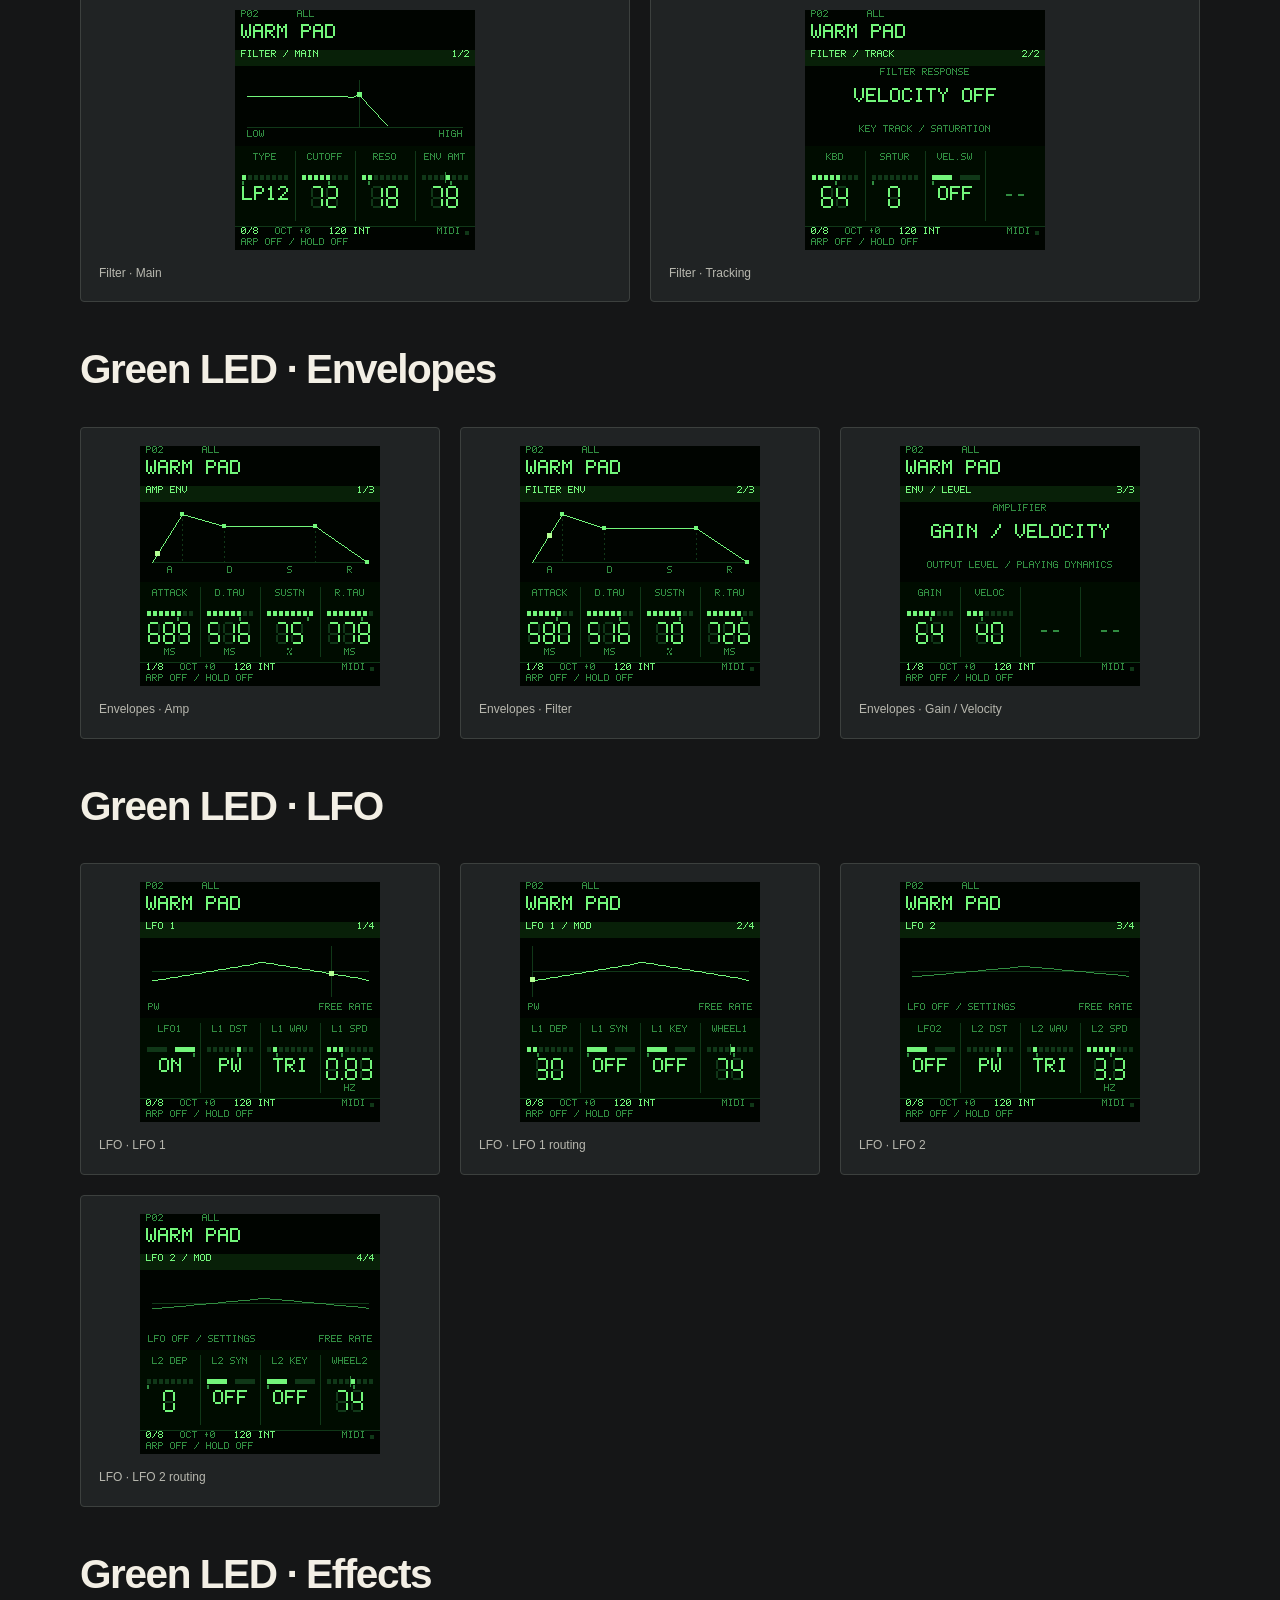
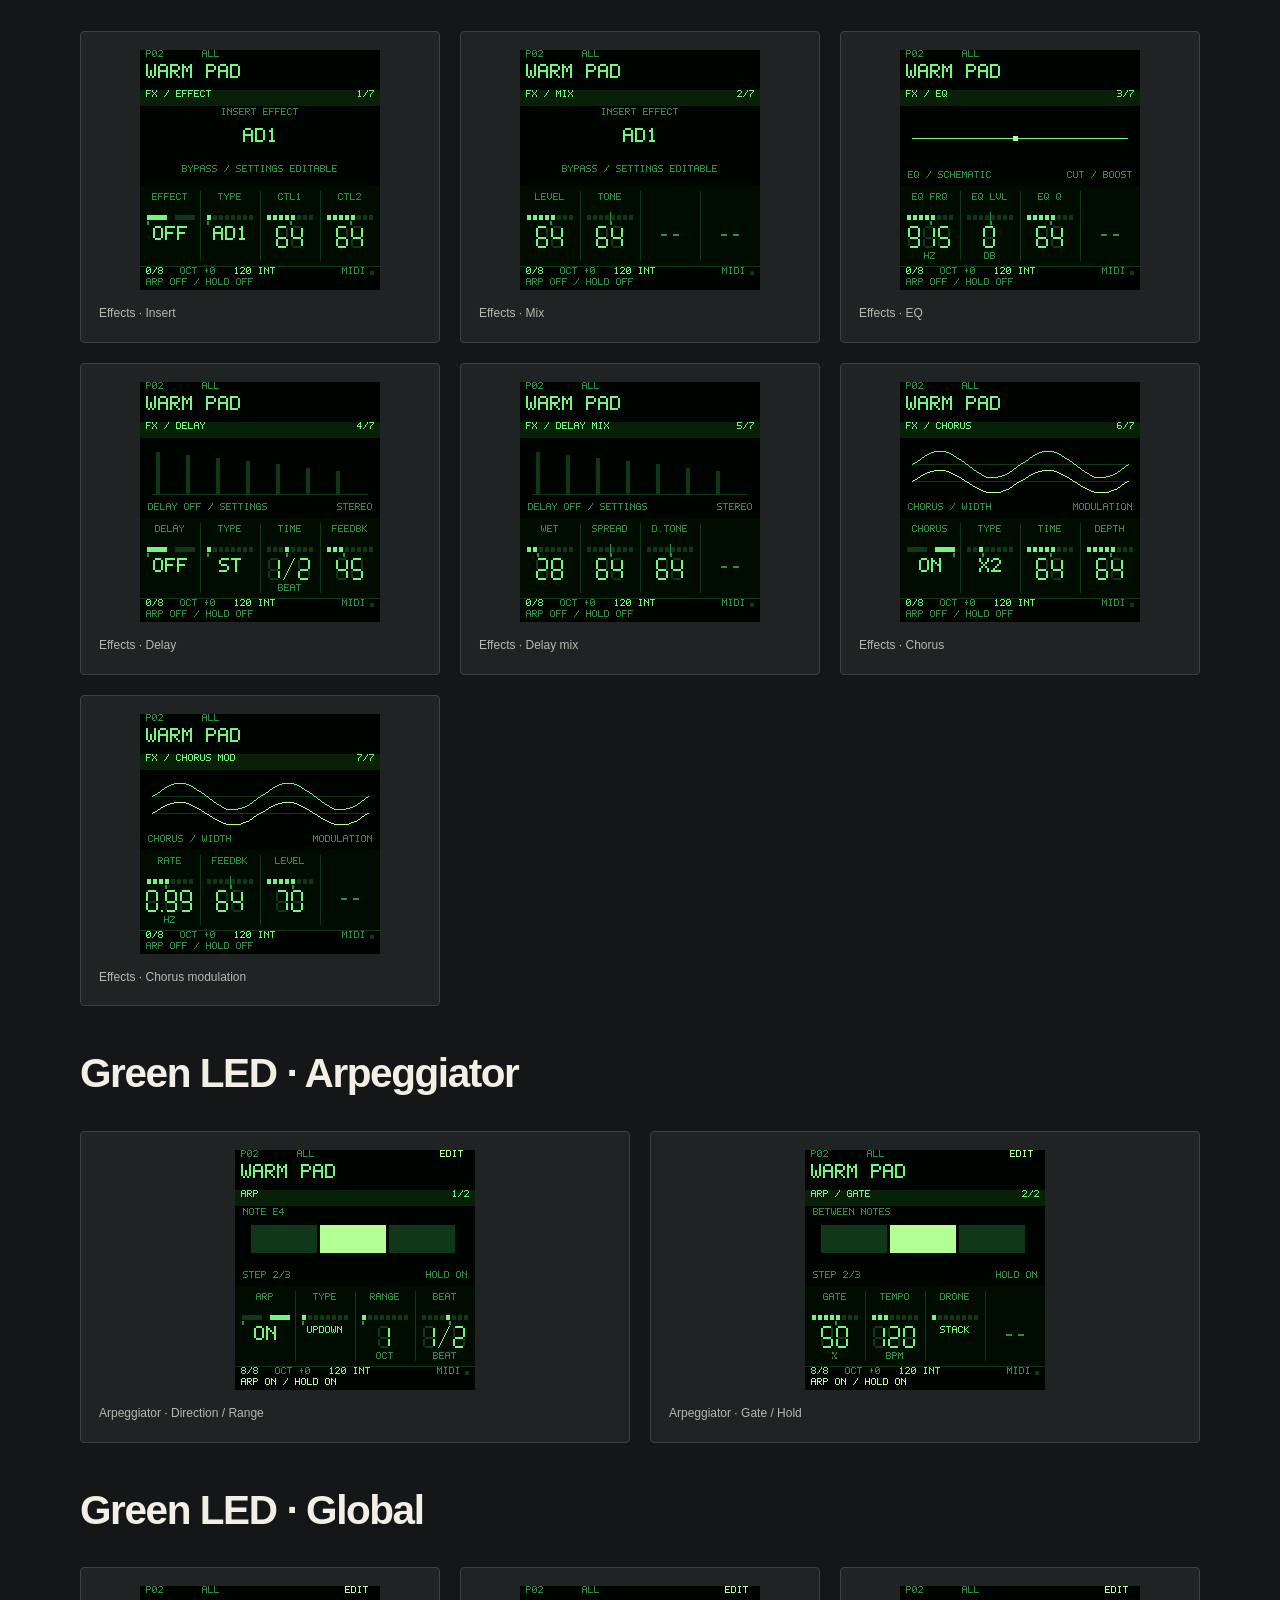
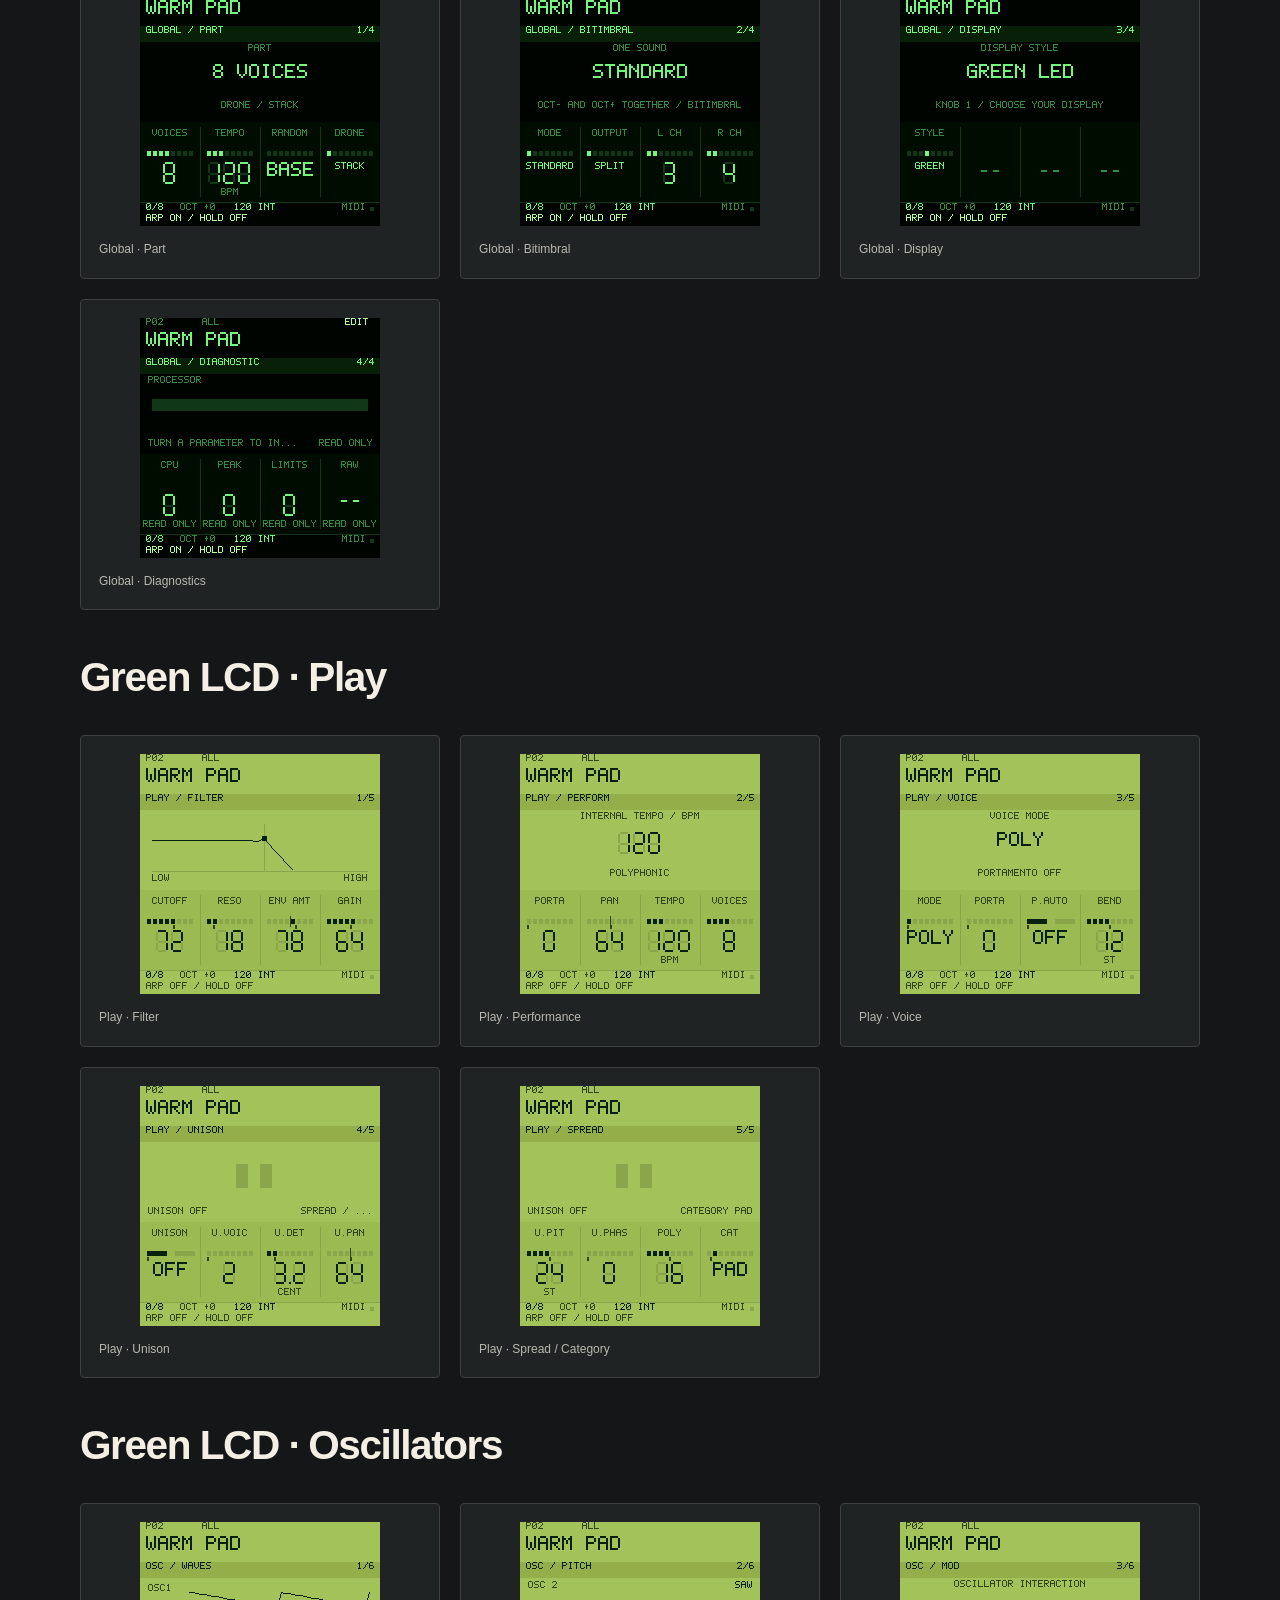
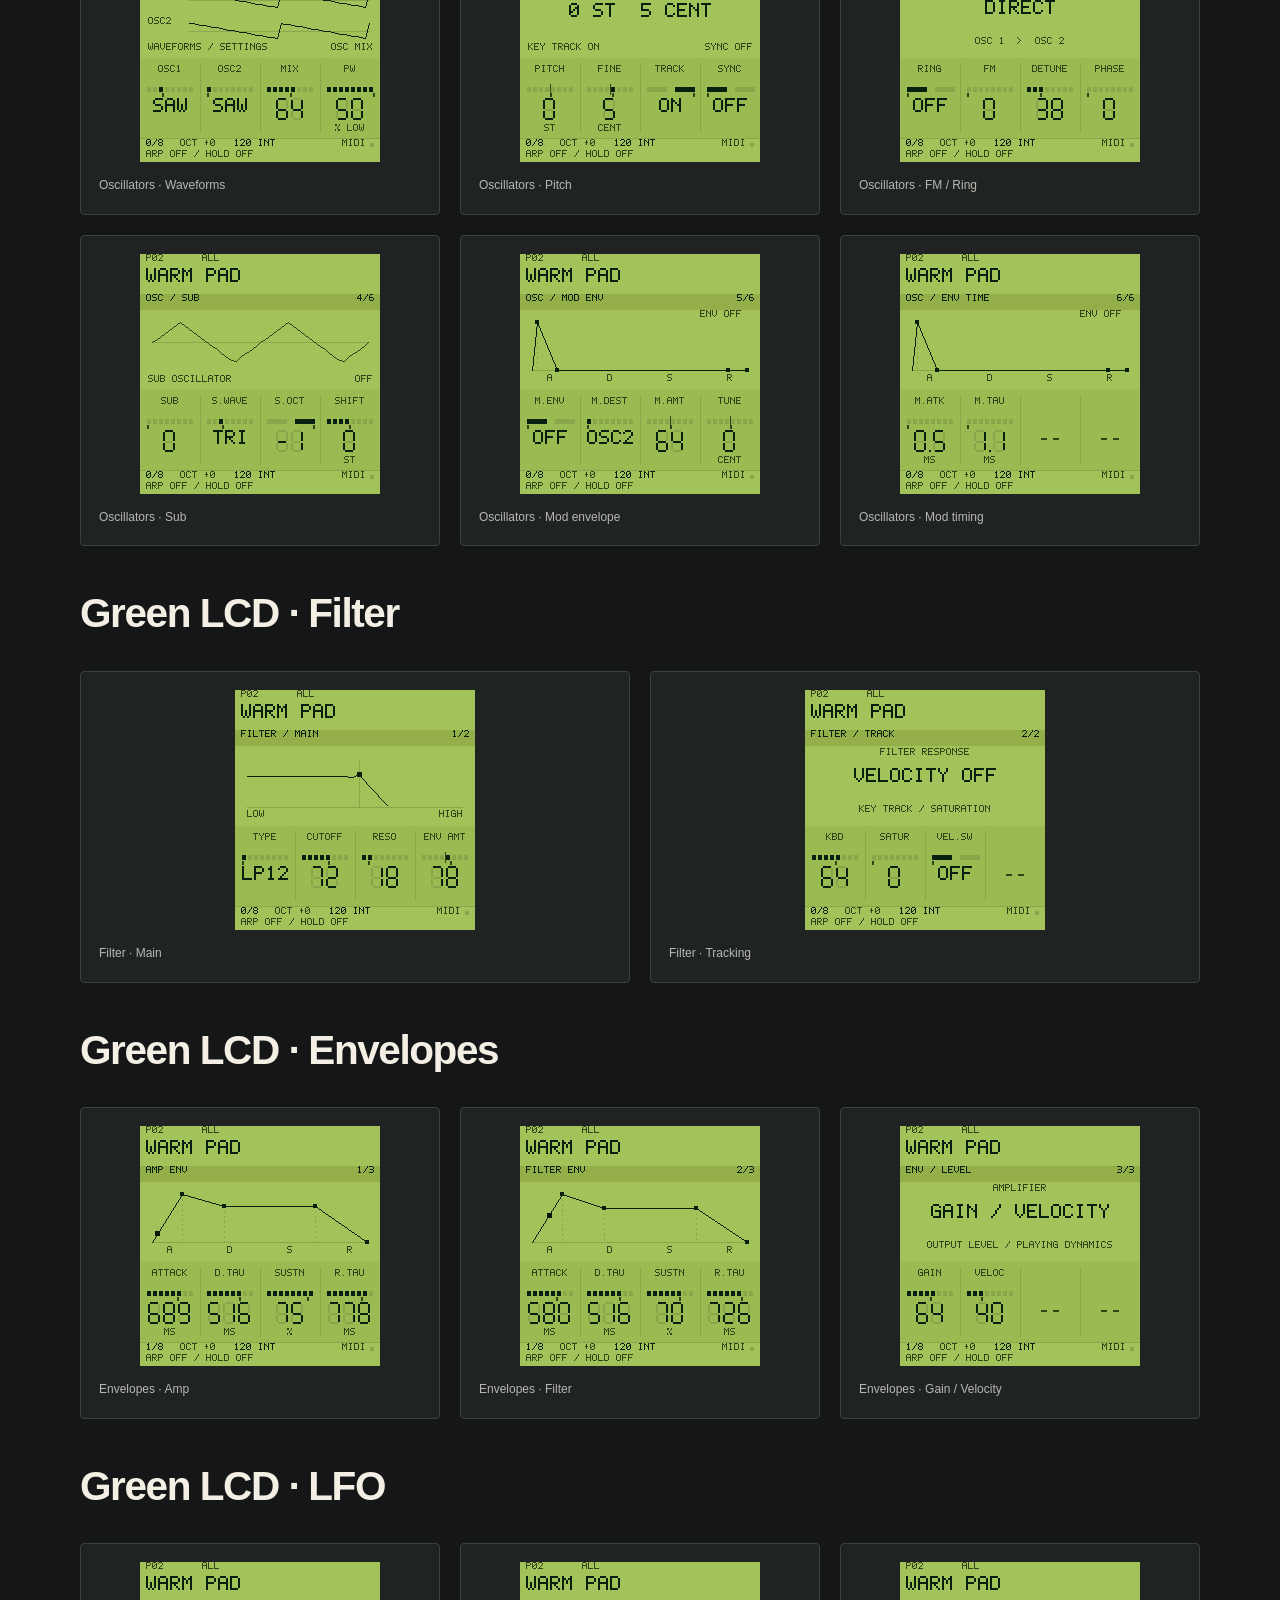
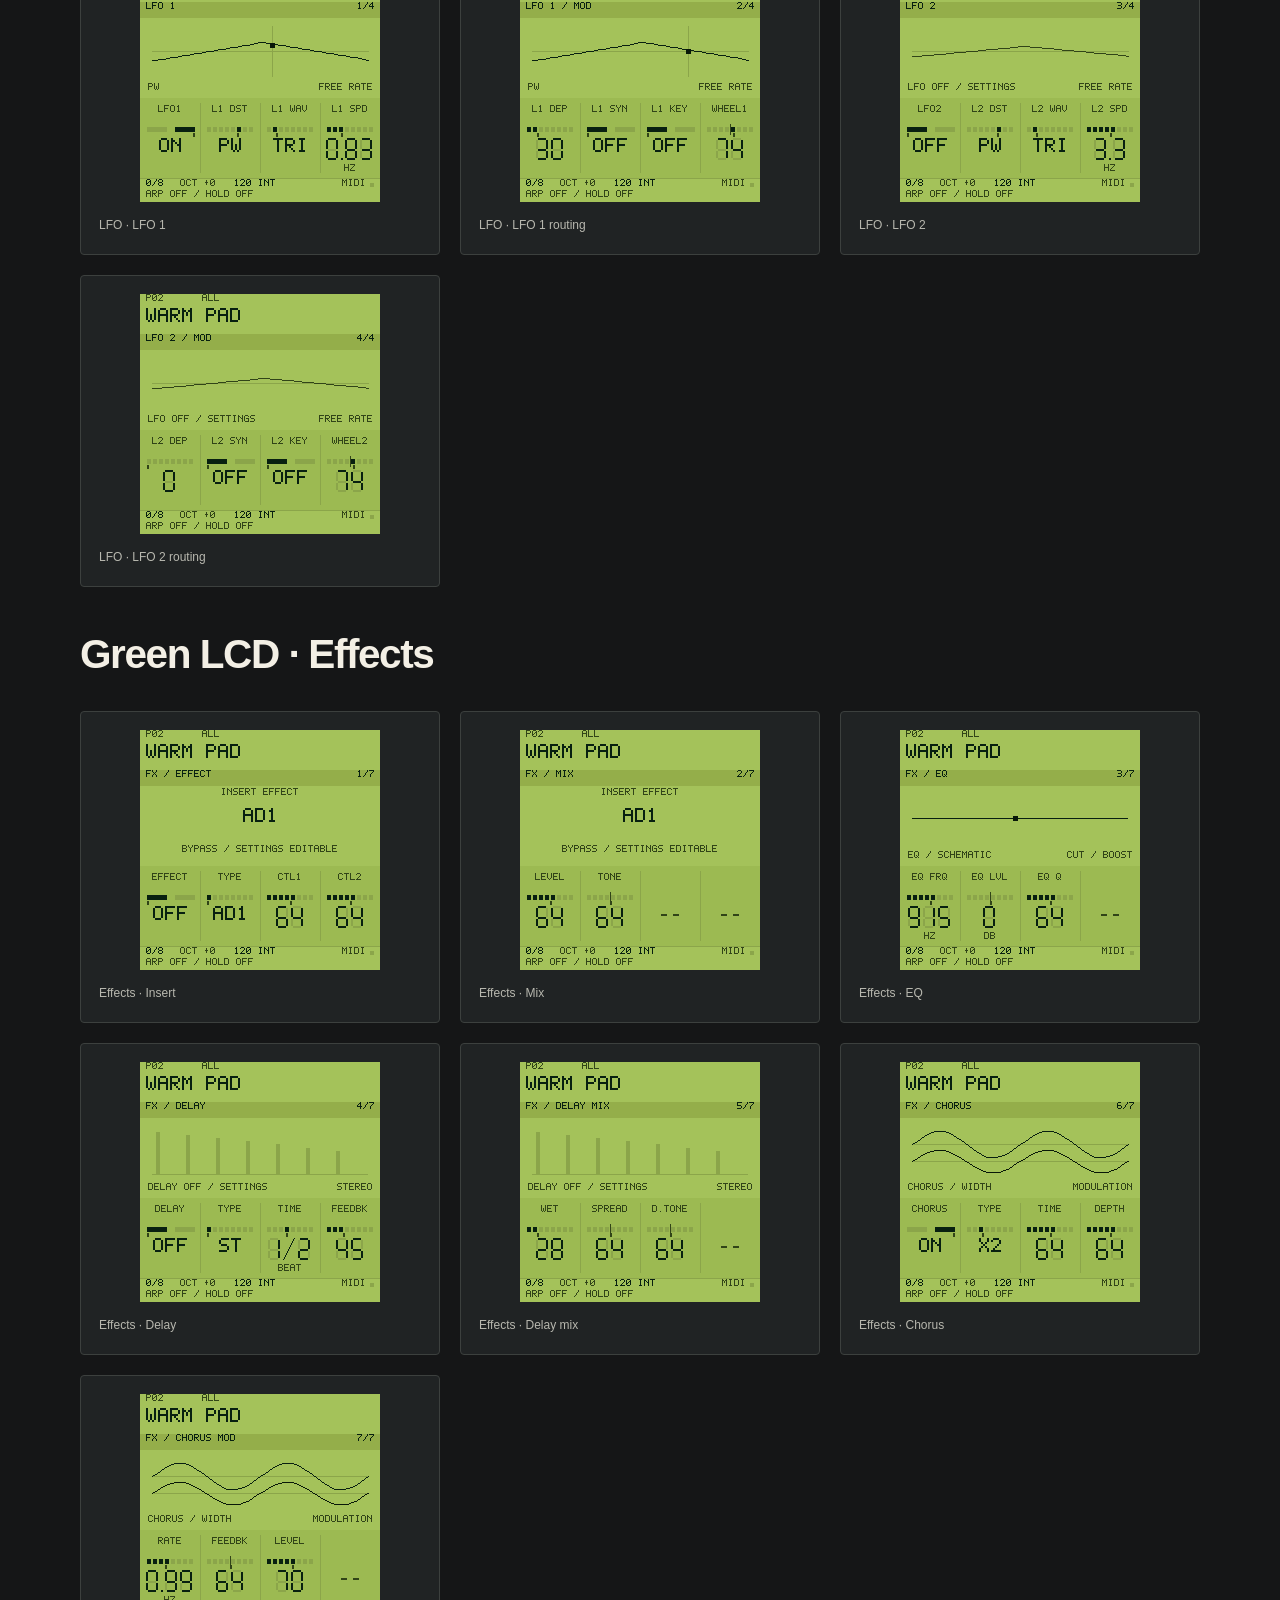
<file: manual/screens/index.html>
<!doctype html><html lang="nl"><head><meta charset="utf-8"><meta name="viewport" content="width=device-width,initial-scale=1">
<title>SY1 · Volledig Nord-redesign</title><style>
:root{color-scheme:dark;background:#151718;color:#f3efdf;font:15px/1.6 system-ui,sans-serif}*{box-sizing:border-box}
body{margin:0;border-top:4px solid #d83d31}main{max-width:1200px;margin:auto;padding:36px 24px 60px}
h1{font-size:clamp(28px,5vw,44px);letter-spacing:-.04em;line-height:1.1}h2{font-size:24px;margin-top:45px}
p{color:#b8b8af;max-width:75ch}a{color:#ffc764;text-underline-offset:4px}.eyebrow{font:11px ui-monospace,monospace;color:#ffc764;letter-spacing:.1em}
nav,.toolbar{display:flex;flex-wrap:wrap;gap:10px;margin:24px 0}nav a,button{border:1px solid #555b57;border-radius:4px;padding:9px 14px;text-decoration:none;background:#252829;font:inherit;color:#f3efdf;min-height:44px}
button{cursor:pointer}button[aria-pressed=true]{color:#ffc764;border-color:#ffc764}:focus-visible{outline:3px solid #ffc764;outline-offset:4px}
.screens{display:grid;grid-template-columns:repeat(auto-fit,minmax(270px,1fr));gap:20px}figure{margin:0;padding:18px;background:#202324;border:1px solid #3c403e;border-radius:4px;overflow:auto}
img{width:240px;height:240px;display:block;margin:auto;image-rendering:pixelated}figcaption{margin-top:14px;color:#b8b8af;font-size:12px}
body.zoom .screens{grid-template-columns:repeat(auto-fit,minmax(min(100%,520px),1fr))}body.zoom img{width:480px;height:480px}
section{scroll-margin-top:20px}@media(max-width:400px){main{padding-inline:16px}figure{padding:14px}}
</style><link rel="stylesheet" href="../../assets/site.css">
</head><body data-site-page="manual/screens">
<a class="site-skip" href="#content">Skip to content</a>
<header class="site-header"><div class="site-header-inner"><a class="site-brand" href="../../" aria-label="SY1 home">SY<span>1</span><span class="brand-caption">VIRTUAL ANALOG<br>FOR THE FM-1</span></a><nav class="site-nav" aria-label="Main navigation"><a href="../../"><span class="nav-led" aria-hidden="true"></span>Overview</a><a href="../../emu/"><span class="nav-led" aria-hidden="true"></span>Play</a><a href="../../editor/"><span class="nav-led" aria-hidden="true"></span>Synth Editor</a><a href="../../manager/" target="_blank" rel="noopener"><span class="nav-led" aria-hidden="true"></span>Patch Manager</a><a href="../../install/"><span class="nav-led" aria-hidden="true"></span>Install</a><a href="../../manual/" aria-current="page"><span class="nav-led" aria-hidden="true"></span>Manual</a><a href="../../news/"><span class="nav-led" aria-hidden="true"></span>What's new</a><a href="https://github.com/fenderberg/fm1-sy1" class="source-link">Source <span aria-hidden="true">↗</span></a></nav></div></header><main id="content" tabindex="-1"><p class="eyebrow">SY1 / NORD UX / ALLE PAGINA’S</p><h1>Eén instrument. Eén bediening.</h1>
<p>De volledige firmware-UX op 240 × 240 pixels: vier vaste bedieningsvakken, opgeslagen referenties,
encoderfocus en passende visualisaties. Kies op GLO → DISPLAY met KNOB1 tussen NORD, GREEN LED en GREEN LCD.
Dit zijn echte beelden uit de normale hostsimulator, in alle drie de schermstijlen.</p>
<div class="toolbar"><button id="native" aria-pressed="true">1× · 240 pixels</button><button id="zoom" aria-pressed="false">2× · pixels bekijken</button></div>
<p>De grafieken tonen instellingen. De punten in de envelope, LFO en arp komen uit de engine.
Decay en release tonen hun tijdconstante (TAU); de ruwe Synth1-waarde is te bekijken op GLO → Diagnostics.</p><nav aria-label="Schermgroepen"><a href="#play">Nord · Play</a><a href="#osc">Nord · Oscillators</a><a href="#filter">Nord · Filter</a><a href="#env">Nord · Envelopes</a><a href="#lfo">Nord · LFO</a><a href="#fx">Nord · Effects</a><a href="#arp">Nord · Arpeggiator</a><a href="#global">Nord · Global</a><a href="#green-play">Green LED · Play</a><a href="#green-osc">Green LED · Oscillators</a><a href="#green-filter">Green LED · Filter</a><a href="#green-env">Green LED · Envelopes</a><a href="#green-lfo">Green LED · LFO</a><a href="#green-fx">Green LED · Effects</a><a href="#green-arp">Green LED · Arpeggiator</a><a href="#green-global">Green LED · Global</a><a href="#lcd-play">Green LCD · Play</a><a href="#lcd-osc">Green LCD · Oscillators</a><a href="#lcd-filter">Green LCD · Filter</a><a href="#lcd-env">Green LCD · Envelopes</a><a href="#lcd-lfo">Green LCD · LFO</a><a href="#lcd-fx">Green LCD · Effects</a><a href="#lcd-arp">Green LCD · Arpeggiator</a><a href="#lcd-global">Green LCD · Global</a><a href="#nord-preview">Bediening en speelstatus</a><a href="#ux">Referenties en live feedback</a><a href="#display">Displaykeuze en herstart</a><a href="#factory">256 fabriekspresets</a></nav><section id="play"><h2>Nord · Play</h2><div class="screens"><figure><a href="play-01.png"><img src="play-01.png" width="240" height="240" alt="Play · Filter" loading="lazy"></a><figcaption>Play · Filter</figcaption></figure><figure><a href="play-02.png"><img src="play-02.png" width="240" height="240" alt="Play · Performance" loading="lazy"></a><figcaption>Play · Performance</figcaption></figure><figure><a href="play-03.png"><img src="play-03.png" width="240" height="240" alt="Play · Voice" loading="lazy"></a><figcaption>Play · Voice</figcaption></figure><figure><a href="play-04.png"><img src="play-04.png" width="240" height="240" alt="Play · Unison" loading="lazy"></a><figcaption>Play · Unison</figcaption></figure><figure><a href="play-05.png"><img src="play-05.png" width="240" height="240" alt="Play · Spread / Category" loading="lazy"></a><figcaption>Play · Spread / Category</figcaption></figure></div></section><section id="osc"><h2>Nord · Oscillators</h2><div class="screens"><figure><a href="osc-01.png"><img src="osc-01.png" width="240" height="240" alt="Oscillators · Waveforms" loading="lazy"></a><figcaption>Oscillators · Waveforms</figcaption></figure><figure><a href="osc-02.png"><img src="osc-02.png" width="240" height="240" alt="Oscillators · Pitch" loading="lazy"></a><figcaption>Oscillators · Pitch</figcaption></figure><figure><a href="osc-03.png"><img src="osc-03.png" width="240" height="240" alt="Oscillators · FM / Ring" loading="lazy"></a><figcaption>Oscillators · FM / Ring</figcaption></figure><figure><a href="osc-04.png"><img src="osc-04.png" width="240" height="240" alt="Oscillators · Sub" loading="lazy"></a><figcaption>Oscillators · Sub</figcaption></figure><figure><a href="osc-05.png"><img src="osc-05.png" width="240" height="240" alt="Oscillators · Mod envelope" loading="lazy"></a><figcaption>Oscillators · Mod envelope</figcaption></figure><figure><a href="osc-06.png"><img src="osc-06.png" width="240" height="240" alt="Oscillators · Mod timing" loading="lazy"></a><figcaption>Oscillators · Mod timing</figcaption></figure></div></section><section id="filter"><h2>Nord · Filter</h2><div class="screens"><figure><a href="filter-01.png"><img src="filter-01.png" width="240" height="240" alt="Filter · Main" loading="lazy"></a><figcaption>Filter · Main</figcaption></figure><figure><a href="filter-02.png"><img src="filter-02.png" width="240" height="240" alt="Filter · Tracking" loading="lazy"></a><figcaption>Filter · Tracking</figcaption></figure></div></section><section id="env"><h2>Nord · Envelopes</h2><div class="screens"><figure><a href="env-01.png"><img src="env-01.png" width="240" height="240" alt="Envelopes · Amp" loading="lazy"></a><figcaption>Envelopes · Amp</figcaption></figure><figure><a href="env-02.png"><img src="env-02.png" width="240" height="240" alt="Envelopes · Filter" loading="lazy"></a><figcaption>Envelopes · Filter</figcaption></figure><figure><a href="env-03.png"><img src="env-03.png" width="240" height="240" alt="Envelopes · Gain / Velocity" loading="lazy"></a><figcaption>Envelopes · Gain / Velocity</figcaption></figure></div></section><section id="lfo"><h2>Nord · LFO</h2><div class="screens"><figure><a href="lfo-01.png"><img src="lfo-01.png" width="240" height="240" alt="LFO · LFO 1" loading="lazy"></a><figcaption>LFO · LFO 1</figcaption></figure><figure><a href="lfo-02.png"><img src="lfo-02.png" width="240" height="240" alt="LFO · LFO 1 routing" loading="lazy"></a><figcaption>LFO · LFO 1 routing</figcaption></figure><figure><a href="lfo-03.png"><img src="lfo-03.png" width="240" height="240" alt="LFO · LFO 2" loading="lazy"></a><figcaption>LFO · LFO 2</figcaption></figure><figure><a href="lfo-04.png"><img src="lfo-04.png" width="240" height="240" alt="LFO · LFO 2 routing" loading="lazy"></a><figcaption>LFO · LFO 2 routing</figcaption></figure></div></section><section id="fx"><h2>Nord · Effects</h2><div class="screens"><figure><a href="fx-01.png"><img src="fx-01.png" width="240" height="240" alt="Effects · Insert" loading="lazy"></a><figcaption>Effects · Insert</figcaption></figure><figure><a href="fx-02.png"><img src="fx-02.png" width="240" height="240" alt="Effects · Mix" loading="lazy"></a><figcaption>Effects · Mix</figcaption></figure><figure><a href="fx-03.png"><img src="fx-03.png" width="240" height="240" alt="Effects · EQ" loading="lazy"></a><figcaption>Effects · EQ</figcaption></figure><figure><a href="fx-04.png"><img src="fx-04.png" width="240" height="240" alt="Effects · Delay" loading="lazy"></a><figcaption>Effects · Delay</figcaption></figure><figure><a href="fx-05.png"><img src="fx-05.png" width="240" height="240" alt="Effects · Delay mix" loading="lazy"></a><figcaption>Effects · Delay mix</figcaption></figure><figure><a href="fx-06.png"><img src="fx-06.png" width="240" height="240" alt="Effects · Chorus" loading="lazy"></a><figcaption>Effects · Chorus</figcaption></figure><figure><a href="fx-07.png"><img src="fx-07.png" width="240" height="240" alt="Effects · Chorus modulation" loading="lazy"></a><figcaption>Effects · Chorus modulation</figcaption></figure></div></section><section id="arp"><h2>Nord · Arpeggiator</h2><div class="screens"><figure><a href="arp-01.png"><img src="arp-01.png" width="240" height="240" alt="Arpeggiator · Direction / Range" loading="lazy"></a><figcaption>Arpeggiator · Direction / Range</figcaption></figure><figure><a href="arp-02.png"><img src="arp-02.png" width="240" height="240" alt="Arpeggiator · Gate / Hold" loading="lazy"></a><figcaption>Arpeggiator · Gate / Hold</figcaption></figure></div></section><section id="global"><h2>Nord · Global</h2><div class="screens"><figure><a href="global-01.png"><img src="global-01.png" width="240" height="240" alt="Global · Part" loading="lazy"></a><figcaption>Global · Part</figcaption></figure><figure><a href="global-02.png"><img src="global-02.png" width="240" height="240" alt="Global · Bitimbral" loading="lazy"></a><figcaption>Global · Bitimbral</figcaption></figure><figure><a href="global-03.png"><img src="global-03.png" width="240" height="240" alt="Global · Display" loading="lazy"></a><figcaption>Global · Display</figcaption></figure><figure><a href="global-04.png"><img src="global-04.png" width="240" height="240" alt="Global · Diagnostics" loading="lazy"></a><figcaption>Global · Diagnostics</figcaption></figure></div></section><section id="green-play"><h2>Green LED · Play</h2><div class="screens"><figure><a href="green-play-01.png"><img src="green-play-01.png" width="240" height="240" alt="Play · Filter" loading="lazy"></a><figcaption>Play · Filter</figcaption></figure><figure><a href="green-play-02.png"><img src="green-play-02.png" width="240" height="240" alt="Play · Performance" loading="lazy"></a><figcaption>Play · Performance</figcaption></figure><figure><a href="green-play-03.png"><img src="green-play-03.png" width="240" height="240" alt="Play · Voice" loading="lazy"></a><figcaption>Play · Voice</figcaption></figure><figure><a href="green-play-04.png"><img src="green-play-04.png" width="240" height="240" alt="Play · Unison" loading="lazy"></a><figcaption>Play · Unison</figcaption></figure><figure><a href="green-play-05.png"><img src="green-play-05.png" width="240" height="240" alt="Play · Spread / Category" loading="lazy"></a><figcaption>Play · Spread / Category</figcaption></figure></div></section><section id="green-osc"><h2>Green LED · Oscillators</h2><div class="screens"><figure><a href="green-osc-01.png"><img src="green-osc-01.png" width="240" height="240" alt="Oscillators · Waveforms" loading="lazy"></a><figcaption>Oscillators · Waveforms</figcaption></figure><figure><a href="green-osc-02.png"><img src="green-osc-02.png" width="240" height="240" alt="Oscillators · Pitch" loading="lazy"></a><figcaption>Oscillators · Pitch</figcaption></figure><figure><a href="green-osc-03.png"><img src="green-osc-03.png" width="240" height="240" alt="Oscillators · FM / Ring" loading="lazy"></a><figcaption>Oscillators · FM / Ring</figcaption></figure><figure><a href="green-osc-04.png"><img src="green-osc-04.png" width="240" height="240" alt="Oscillators · Sub" loading="lazy"></a><figcaption>Oscillators · Sub</figcaption></figure><figure><a href="green-osc-05.png"><img src="green-osc-05.png" width="240" height="240" alt="Oscillators · Mod envelope" loading="lazy"></a><figcaption>Oscillators · Mod envelope</figcaption></figure><figure><a href="green-osc-06.png"><img src="green-osc-06.png" width="240" height="240" alt="Oscillators · Mod timing" loading="lazy"></a><figcaption>Oscillators · Mod timing</figcaption></figure></div></section><section id="green-filter"><h2>Green LED · Filter</h2><div class="screens"><figure><a href="green-filter-01.png"><img src="green-filter-01.png" width="240" height="240" alt="Filter · Main" loading="lazy"></a><figcaption>Filter · Main</figcaption></figure><figure><a href="green-filter-02.png"><img src="green-filter-02.png" width="240" height="240" alt="Filter · Tracking" loading="lazy"></a><figcaption>Filter · Tracking</figcaption></figure></div></section><section id="green-env"><h2>Green LED · Envelopes</h2><div class="screens"><figure><a href="green-env-01.png"><img src="green-env-01.png" width="240" height="240" alt="Envelopes · Amp" loading="lazy"></a><figcaption>Envelopes · Amp</figcaption></figure><figure><a href="green-env-02.png"><img src="green-env-02.png" width="240" height="240" alt="Envelopes · Filter" loading="lazy"></a><figcaption>Envelopes · Filter</figcaption></figure><figure><a href="green-env-03.png"><img src="green-env-03.png" width="240" height="240" alt="Envelopes · Gain / Velocity" loading="lazy"></a><figcaption>Envelopes · Gain / Velocity</figcaption></figure></div></section><section id="green-lfo"><h2>Green LED · LFO</h2><div class="screens"><figure><a href="green-lfo-01.png"><img src="green-lfo-01.png" width="240" height="240" alt="LFO · LFO 1" loading="lazy"></a><figcaption>LFO · LFO 1</figcaption></figure><figure><a href="green-lfo-02.png"><img src="green-lfo-02.png" width="240" height="240" alt="LFO · LFO 1 routing" loading="lazy"></a><figcaption>LFO · LFO 1 routing</figcaption></figure><figure><a href="green-lfo-03.png"><img src="green-lfo-03.png" width="240" height="240" alt="LFO · LFO 2" loading="lazy"></a><figcaption>LFO · LFO 2</figcaption></figure><figure><a href="green-lfo-04.png"><img src="green-lfo-04.png" width="240" height="240" alt="LFO · LFO 2 routing" loading="lazy"></a><figcaption>LFO · LFO 2 routing</figcaption></figure></div></section><section id="green-fx"><h2>Green LED · Effects</h2><div class="screens"><figure><a href="green-fx-01.png"><img src="green-fx-01.png" width="240" height="240" alt="Effects · Insert" loading="lazy"></a><figcaption>Effects · Insert</figcaption></figure><figure><a href="green-fx-02.png"><img src="green-fx-02.png" width="240" height="240" alt="Effects · Mix" loading="lazy"></a><figcaption>Effects · Mix</figcaption></figure><figure><a href="green-fx-03.png"><img src="green-fx-03.png" width="240" height="240" alt="Effects · EQ" loading="lazy"></a><figcaption>Effects · EQ</figcaption></figure><figure><a href="green-fx-04.png"><img src="green-fx-04.png" width="240" height="240" alt="Effects · Delay" loading="lazy"></a><figcaption>Effects · Delay</figcaption></figure><figure><a href="green-fx-05.png"><img src="green-fx-05.png" width="240" height="240" alt="Effects · Delay mix" loading="lazy"></a><figcaption>Effects · Delay mix</figcaption></figure><figure><a href="green-fx-06.png"><img src="green-fx-06.png" width="240" height="240" alt="Effects · Chorus" loading="lazy"></a><figcaption>Effects · Chorus</figcaption></figure><figure><a href="green-fx-07.png"><img src="green-fx-07.png" width="240" height="240" alt="Effects · Chorus modulation" loading="lazy"></a><figcaption>Effects · Chorus modulation</figcaption></figure></div></section><section id="green-arp"><h2>Green LED · Arpeggiator</h2><div class="screens"><figure><a href="green-arp-01.png"><img src="green-arp-01.png" width="240" height="240" alt="Arpeggiator · Direction / Range" loading="lazy"></a><figcaption>Arpeggiator · Direction / Range</figcaption></figure><figure><a href="green-arp-02.png"><img src="green-arp-02.png" width="240" height="240" alt="Arpeggiator · Gate / Hold" loading="lazy"></a><figcaption>Arpeggiator · Gate / Hold</figcaption></figure></div></section><section id="green-global"><h2>Green LED · Global</h2><div class="screens"><figure><a href="green-global-01.png"><img src="green-global-01.png" width="240" height="240" alt="Global · Part" loading="lazy"></a><figcaption>Global · Part</figcaption></figure><figure><a href="green-global-02.png"><img src="green-global-02.png" width="240" height="240" alt="Global · Bitimbral" loading="lazy"></a><figcaption>Global · Bitimbral</figcaption></figure><figure><a href="green-global-03.png"><img src="green-global-03.png" width="240" height="240" alt="Global · Display" loading="lazy"></a><figcaption>Global · Display</figcaption></figure><figure><a href="green-global-04.png"><img src="green-global-04.png" width="240" height="240" alt="Global · Diagnostics" loading="lazy"></a><figcaption>Global · Diagnostics</figcaption></figure></div></section><section id="lcd-play"><h2>Green LCD · Play</h2><div class="screens"><figure><a href="lcd-play-01.png"><img src="lcd-play-01.png" width="240" height="240" alt="Play · Filter" loading="lazy"></a><figcaption>Play · Filter</figcaption></figure><figure><a href="lcd-play-02.png"><img src="lcd-play-02.png" width="240" height="240" alt="Play · Performance" loading="lazy"></a><figcaption>Play · Performance</figcaption></figure><figure><a href="lcd-play-03.png"><img src="lcd-play-03.png" width="240" height="240" alt="Play · Voice" loading="lazy"></a><figcaption>Play · Voice</figcaption></figure><figure><a href="lcd-play-04.png"><img src="lcd-play-04.png" width="240" height="240" alt="Play · Unison" loading="lazy"></a><figcaption>Play · Unison</figcaption></figure><figure><a href="lcd-play-05.png"><img src="lcd-play-05.png" width="240" height="240" alt="Play · Spread / Category" loading="lazy"></a><figcaption>Play · Spread / Category</figcaption></figure></div></section><section id="lcd-osc"><h2>Green LCD · Oscillators</h2><div class="screens"><figure><a href="lcd-osc-01.png"><img src="lcd-osc-01.png" width="240" height="240" alt="Oscillators · Waveforms" loading="lazy"></a><figcaption>Oscillators · Waveforms</figcaption></figure><figure><a href="lcd-osc-02.png"><img src="lcd-osc-02.png" width="240" height="240" alt="Oscillators · Pitch" loading="lazy"></a><figcaption>Oscillators · Pitch</figcaption></figure><figure><a href="lcd-osc-03.png"><img src="lcd-osc-03.png" width="240" height="240" alt="Oscillators · FM / Ring" loading="lazy"></a><figcaption>Oscillators · FM / Ring</figcaption></figure><figure><a href="lcd-osc-04.png"><img src="lcd-osc-04.png" width="240" height="240" alt="Oscillators · Sub" loading="lazy"></a><figcaption>Oscillators · Sub</figcaption></figure><figure><a href="lcd-osc-05.png"><img src="lcd-osc-05.png" width="240" height="240" alt="Oscillators · Mod envelope" loading="lazy"></a><figcaption>Oscillators · Mod envelope</figcaption></figure><figure><a href="lcd-osc-06.png"><img src="lcd-osc-06.png" width="240" height="240" alt="Oscillators · Mod timing" loading="lazy"></a><figcaption>Oscillators · Mod timing</figcaption></figure></div></section><section id="lcd-filter"><h2>Green LCD · Filter</h2><div class="screens"><figure><a href="lcd-filter-01.png"><img src="lcd-filter-01.png" width="240" height="240" alt="Filter · Main" loading="lazy"></a><figcaption>Filter · Main</figcaption></figure><figure><a href="lcd-filter-02.png"><img src="lcd-filter-02.png" width="240" height="240" alt="Filter · Tracking" loading="lazy"></a><figcaption>Filter · Tracking</figcaption></figure></div></section><section id="lcd-env"><h2>Green LCD · Envelopes</h2><div class="screens"><figure><a href="lcd-env-01.png"><img src="lcd-env-01.png" width="240" height="240" alt="Envelopes · Amp" loading="lazy"></a><figcaption>Envelopes · Amp</figcaption></figure><figure><a href="lcd-env-02.png"><img src="lcd-env-02.png" width="240" height="240" alt="Envelopes · Filter" loading="lazy"></a><figcaption>Envelopes · Filter</figcaption></figure><figure><a href="lcd-env-03.png"><img src="lcd-env-03.png" width="240" height="240" alt="Envelopes · Gain / Velocity" loading="lazy"></a><figcaption>Envelopes · Gain / Velocity</figcaption></figure></div></section><section id="lcd-lfo"><h2>Green LCD · LFO</h2><div class="screens"><figure><a href="lcd-lfo-01.png"><img src="lcd-lfo-01.png" width="240" height="240" alt="LFO · LFO 1" loading="lazy"></a><figcaption>LFO · LFO 1</figcaption></figure><figure><a href="lcd-lfo-02.png"><img src="lcd-lfo-02.png" width="240" height="240" alt="LFO · LFO 1 routing" loading="lazy"></a><figcaption>LFO · LFO 1 routing</figcaption></figure><figure><a href="lcd-lfo-03.png"><img src="lcd-lfo-03.png" width="240" height="240" alt="LFO · LFO 2" loading="lazy"></a><figcaption>LFO · LFO 2</figcaption></figure><figure><a href="lcd-lfo-04.png"><img src="lcd-lfo-04.png" width="240" height="240" alt="LFO · LFO 2 routing" loading="lazy"></a><figcaption>LFO · LFO 2 routing</figcaption></figure></div></section><section id="lcd-fx"><h2>Green LCD · Effects</h2><div class="screens"><figure><a href="lcd-fx-01.png"><img src="lcd-fx-01.png" width="240" height="240" alt="Effects · Insert" loading="lazy"></a><figcaption>Effects · Insert</figcaption></figure><figure><a href="lcd-fx-02.png"><img src="lcd-fx-02.png" width="240" height="240" alt="Effects · Mix" loading="lazy"></a><figcaption>Effects · Mix</figcaption></figure><figure><a href="lcd-fx-03.png"><img src="lcd-fx-03.png" width="240" height="240" alt="Effects · EQ" loading="lazy"></a><figcaption>Effects · EQ</figcaption></figure><figure><a href="lcd-fx-04.png"><img src="lcd-fx-04.png" width="240" height="240" alt="Effects · Delay" loading="lazy"></a><figcaption>Effects · Delay</figcaption></figure><figure><a href="lcd-fx-05.png"><img src="lcd-fx-05.png" width="240" height="240" alt="Effects · Delay mix" loading="lazy"></a><figcaption>Effects · Delay mix</figcaption></figure><figure><a href="lcd-fx-06.png"><img src="lcd-fx-06.png" width="240" height="240" alt="Effects · Chorus" loading="lazy"></a><figcaption>Effects · Chorus</figcaption></figure><figure><a href="lcd-fx-07.png"><img src="lcd-fx-07.png" width="240" height="240" alt="Effects · Chorus modulation" loading="lazy"></a><figcaption>Effects · Chorus modulation</figcaption></figure></div></section><section id="lcd-arp"><h2>Green LCD · Arpeggiator</h2><div class="screens"><figure><a href="lcd-arp-01.png"><img src="lcd-arp-01.png" width="240" height="240" alt="Arpeggiator · Direction / Range" loading="lazy"></a><figcaption>Arpeggiator · Direction / Range</figcaption></figure><figure><a href="lcd-arp-02.png"><img src="lcd-arp-02.png" width="240" height="240" alt="Arpeggiator · Gate / Hold" loading="lazy"></a><figcaption>Arpeggiator · Gate / Hold</figcaption></figure></div></section><section id="lcd-global"><h2>Green LCD · Global</h2><div class="screens"><figure><a href="lcd-global-01.png"><img src="lcd-global-01.png" width="240" height="240" alt="Global · Part" loading="lazy"></a><figcaption>Global · Part</figcaption></figure><figure><a href="lcd-global-02.png"><img src="lcd-global-02.png" width="240" height="240" alt="Global · Bitimbral" loading="lazy"></a><figcaption>Global · Bitimbral</figcaption></figure><figure><a href="lcd-global-03.png"><img src="lcd-global-03.png" width="240" height="240" alt="Global · Display" loading="lazy"></a><figcaption>Global · Display</figcaption></figure><figure><a href="lcd-global-04.png"><img src="lcd-global-04.png" width="240" height="240" alt="Global · Diagnostics" loading="lazy"></a><figcaption>Global · Diagnostics</figcaption></figure></div></section><section id="nord-preview"><h2>Bediening en speelstatus</h2><div class="screens"><figure><a href="nord-preview-01-home.png"><img src="nord-preview-01-home.png" width="240" height="240" alt="01 home" loading="lazy"></a><figcaption>01 home</figcaption></figure><figure><a href="nord-preview-02-filter-edit.png"><img src="nord-preview-02-filter-edit.png" width="240" height="240" alt="02 filter edit" loading="lazy"></a><figcaption>02 filter edit</figcaption></figure><figure><a href="nord-preview-03-filter-resonance.png"><img src="nord-preview-03-filter-resonance.png" width="240" height="240" alt="03 filter resonance" loading="lazy"></a><figcaption>03 filter resonance</figcaption></figure><figure><a href="nord-preview-04-filter-saved.png"><img src="nord-preview-04-filter-saved.png" width="240" height="240" alt="04 filter saved" loading="lazy"></a><figcaption>04 filter saved</figcaption></figure><figure><a href="nord-preview-05-envelope.png"><img src="nord-preview-05-envelope.png" width="240" height="240" alt="05 envelope" loading="lazy"></a><figcaption>05 envelope</figcaption></figure><figure><a href="nord-preview-06-envelope-attack.png"><img src="nord-preview-06-envelope-attack.png" width="240" height="240" alt="06 envelope attack" loading="lazy"></a><figcaption>06 envelope attack</figcaption></figure><figure><a href="nord-preview-07-envelope-release.png"><img src="nord-preview-07-envelope-release.png" width="240" height="240" alt="07 envelope release" loading="lazy"></a><figcaption>07 envelope release</figcaption></figure><figure><a href="nord-preview-08-home-hold.png"><img src="nord-preview-08-home-hold.png" width="240" height="240" alt="08 home hold" loading="lazy"></a><figcaption>08 home hold</figcaption></figure><figure><a href="nord-preview-09-home-drone.png"><img src="nord-preview-09-home-drone.png" width="240" height="240" alt="09 home drone" loading="lazy"></a><figcaption>09 home drone</figcaption></figure><figure><a href="nord-preview-10-home-limit.png"><img src="nord-preview-10-home-limit.png" width="240" height="240" alt="10 home limit" loading="lazy"></a><figcaption>10 home limit</figcaption></figure><figure><a href="nord-preview-11-home-minimum.png"><img src="nord-preview-11-home-minimum.png" width="240" height="240" alt="11 home minimum" loading="lazy"></a><figcaption>11 home minimum</figcaption></figure><figure><a href="nord-preview-12-envelope-extremes.png"><img src="nord-preview-12-envelope-extremes.png" width="240" height="240" alt="12 envelope extremes" loading="lazy"></a><figcaption>12 envelope extremes</figcaption></figure></div></section><section id="ux"><h2>Referenties en live feedback</h2><div class="screens"><figure><a href="ux-diagnostics.png"><img src="ux-diagnostics.png" width="240" height="240" alt="diagnostics" loading="lazy"></a><figcaption>diagnostics</figcaption></figure><figure><a href="ux-envelope-new-note.png"><img src="ux-envelope-new-note.png" width="240" height="240" alt="envelope new note" loading="lazy"></a><figcaption>envelope new note</figcaption></figure><figure><a href="ux-envelope-playing.png"><img src="ux-envelope-playing.png" width="240" height="240" alt="envelope playing" loading="lazy"></a><figcaption>envelope playing</figcaption></figure><figure><a href="ux-envelope-stopped.png"><img src="ux-envelope-stopped.png" width="240" height="240" alt="envelope stopped" loading="lazy"></a><figcaption>envelope stopped</figcaption></figure><figure><a href="ux-external-clock.png"><img src="ux-external-clock.png" width="240" height="240" alt="external clock" loading="lazy"></a><figcaption>external clock</figcaption></figure><figure><a href="ux-internal-clock.png"><img src="ux-internal-clock.png" width="240" height="240" alt="internal clock" loading="lazy"></a><figcaption>internal clock</figcaption></figure><figure><a href="ux-lfo-motion-1.png"><img src="ux-lfo-motion-1.png" width="240" height="240" alt="lfo motion 1" loading="lazy"></a><figcaption>lfo motion 1</figcaption></figure><figure><a href="ux-lfo-motion-2.png"><img src="ux-lfo-motion-2.png" width="240" height="240" alt="lfo motion 2" loading="lazy"></a><figcaption>lfo motion 2</figcaption></figure><figure><a href="ux-lfo-motion-3.png"><img src="ux-lfo-motion-3.png" width="240" height="240" alt="lfo motion 3" loading="lazy"></a><figcaption>lfo motion 3</figcaption></figure><figure><a href="ux-lfo-motion-4.png"><img src="ux-lfo-motion-4.png" width="240" height="240" alt="lfo motion 4" loading="lazy"></a><figcaption>lfo motion 4</figcaption></figure><figure><a href="ux-lfo-motion-5.png"><img src="ux-lfo-motion-5.png" width="240" height="240" alt="lfo motion 5" loading="lazy"></a><figcaption>lfo motion 5</figcaption></figure><figure><a href="ux-lfo-motion-6.png"><img src="ux-lfo-motion-6.png" width="240" height="240" alt="lfo motion 6" loading="lazy"></a><figcaption>lfo motion 6</figcaption></figure><figure><a href="ux-remembered-filter-row.png"><img src="ux-remembered-filter-row.png" width="240" height="240" alt="remembered filter row" loading="lazy"></a><figcaption>remembered filter row</figcaption></figure><figure><a href="ux-revert-to-saved.png"><img src="ux-revert-to-saved.png" width="240" height="240" alt="revert to saved" loading="lazy"></a><figcaption>revert to saved</figcaption></figure></div></section><section id="display"><h2>Displaykeuze en herstart</h2><div class="screens"><figure><a href="display-green-choice.png"><img src="display-green-choice.png" width="240" height="240" alt="green choice" loading="lazy"></a><figcaption>green choice</figcaption></figure><figure><a href="display-green-edited.png"><img src="display-green-edited.png" width="240" height="240" alt="green edited" loading="lazy"></a><figcaption>green edited</figcaption></figure><figure><a href="display-green-envelope.png"><img src="display-green-envelope.png" width="240" height="240" alt="green envelope" loading="lazy"></a><figcaption>green envelope</figcaption></figure><figure><a href="display-green-home.png"><img src="display-green-home.png" width="240" height="240" alt="green home" loading="lazy"></a><figcaption>green home</figcaption></figure><figure><a href="display-green-lfo.png"><img src="display-green-lfo.png" width="240" height="240" alt="green lfo" loading="lazy"></a><figcaption>green lfo</figcaption></figure><figure><a href="display-green-reboot.png"><img src="display-green-reboot.png" width="240" height="240" alt="green reboot" loading="lazy"></a><figcaption>green reboot</figcaption></figure><figure><a href="display-green-saved-reference.png"><img src="display-green-saved-reference.png" width="240" height="240" alt="green saved reference" loading="lazy"></a><figcaption>green saved reference</figcaption></figure><figure><a href="display-lcd-choice.png"><img src="display-lcd-choice.png" width="240" height="240" alt="lcd choice" loading="lazy"></a><figcaption>lcd choice</figcaption></figure><figure><a href="display-lcd-edited.png"><img src="display-lcd-edited.png" width="240" height="240" alt="lcd edited" loading="lazy"></a><figcaption>lcd edited</figcaption></figure><figure><a href="display-lcd-envelope.png"><img src="display-lcd-envelope.png" width="240" height="240" alt="lcd envelope" loading="lazy"></a><figcaption>lcd envelope</figcaption></figure><figure><a href="display-lcd-home.png"><img src="display-lcd-home.png" width="240" height="240" alt="lcd home" loading="lazy"></a><figcaption>lcd home</figcaption></figure><figure><a href="display-lcd-reboot.png"><img src="display-lcd-reboot.png" width="240" height="240" alt="lcd reboot" loading="lazy"></a><figcaption>lcd reboot</figcaption></figure><figure><a href="display-led-restored.png"><img src="display-led-restored.png" width="240" height="240" alt="led restored" loading="lazy"></a><figcaption>led restored</figcaption></figure><figure><a href="display-nord-choice.png"><img src="display-nord-choice.png" width="240" height="240" alt="nord choice" loading="lazy"></a><figcaption>nord choice</figcaption></figure><figure><a href="display-nord-restored.png"><img src="display-nord-restored.png" width="240" height="240" alt="nord restored" loading="lazy"></a><figcaption>nord restored</figcaption></figure></div></section><section id="factory"><h2>256 fabriekspresets</h2><div class="screens"><figure><a href="factory-factory-first.png"><img src="factory-factory-first.png" width="240" height="240" alt="factory first" loading="lazy"></a><figcaption>factory first</figcaption></figure><figure><a href="factory-factory-lcd.png"><img src="factory-factory-lcd.png" width="240" height="240" alt="factory lcd" loading="lazy"></a><figcaption>factory lcd</figcaption></figure><figure><a href="factory-factory-led.png"><img src="factory-factory-led.png" width="240" height="240" alt="factory led" loading="lazy"></a><figcaption>factory led</figcaption></figure><figure><a href="factory-factory-restored.png"><img src="factory-factory-restored.png" width="240" height="240" alt="factory restored" loading="lazy"></a><figcaption>factory restored</figcaption></figure><figure><a href="factory-user-copy.png"><img src="factory-user-copy.png" width="240" height="240" alt="user copy" loading="lazy"></a><figcaption>user copy</figcaption></figure></div></section><p><a href="https://github.com/fenderberg/fm1-sy1/blob/main/docs/mockups/nord-redesign/README.md">Validatie en opnieuw bouwen</a> · <a href="../">Back to the manual</a></p></main>
<script>for(const id of ['native','zoom'])document.getElementById(id).addEventListener('click',()=>{
document.body.classList.toggle('zoom',id==='zoom');for(const choice of ['native','zoom'])document.getElementById(choice).setAttribute('aria-pressed',String(choice===id));});</script><footer class="site-footer"><div><a class="footer-wordmark" href="../../">SY1</a><span>A little hardware. A lot of possibility.</span></div><p>v1.0.0 · Code: MIT · <a href="../../library/CREDITS.md">Preset credits</a></p></footer>
</body></html>
</file>
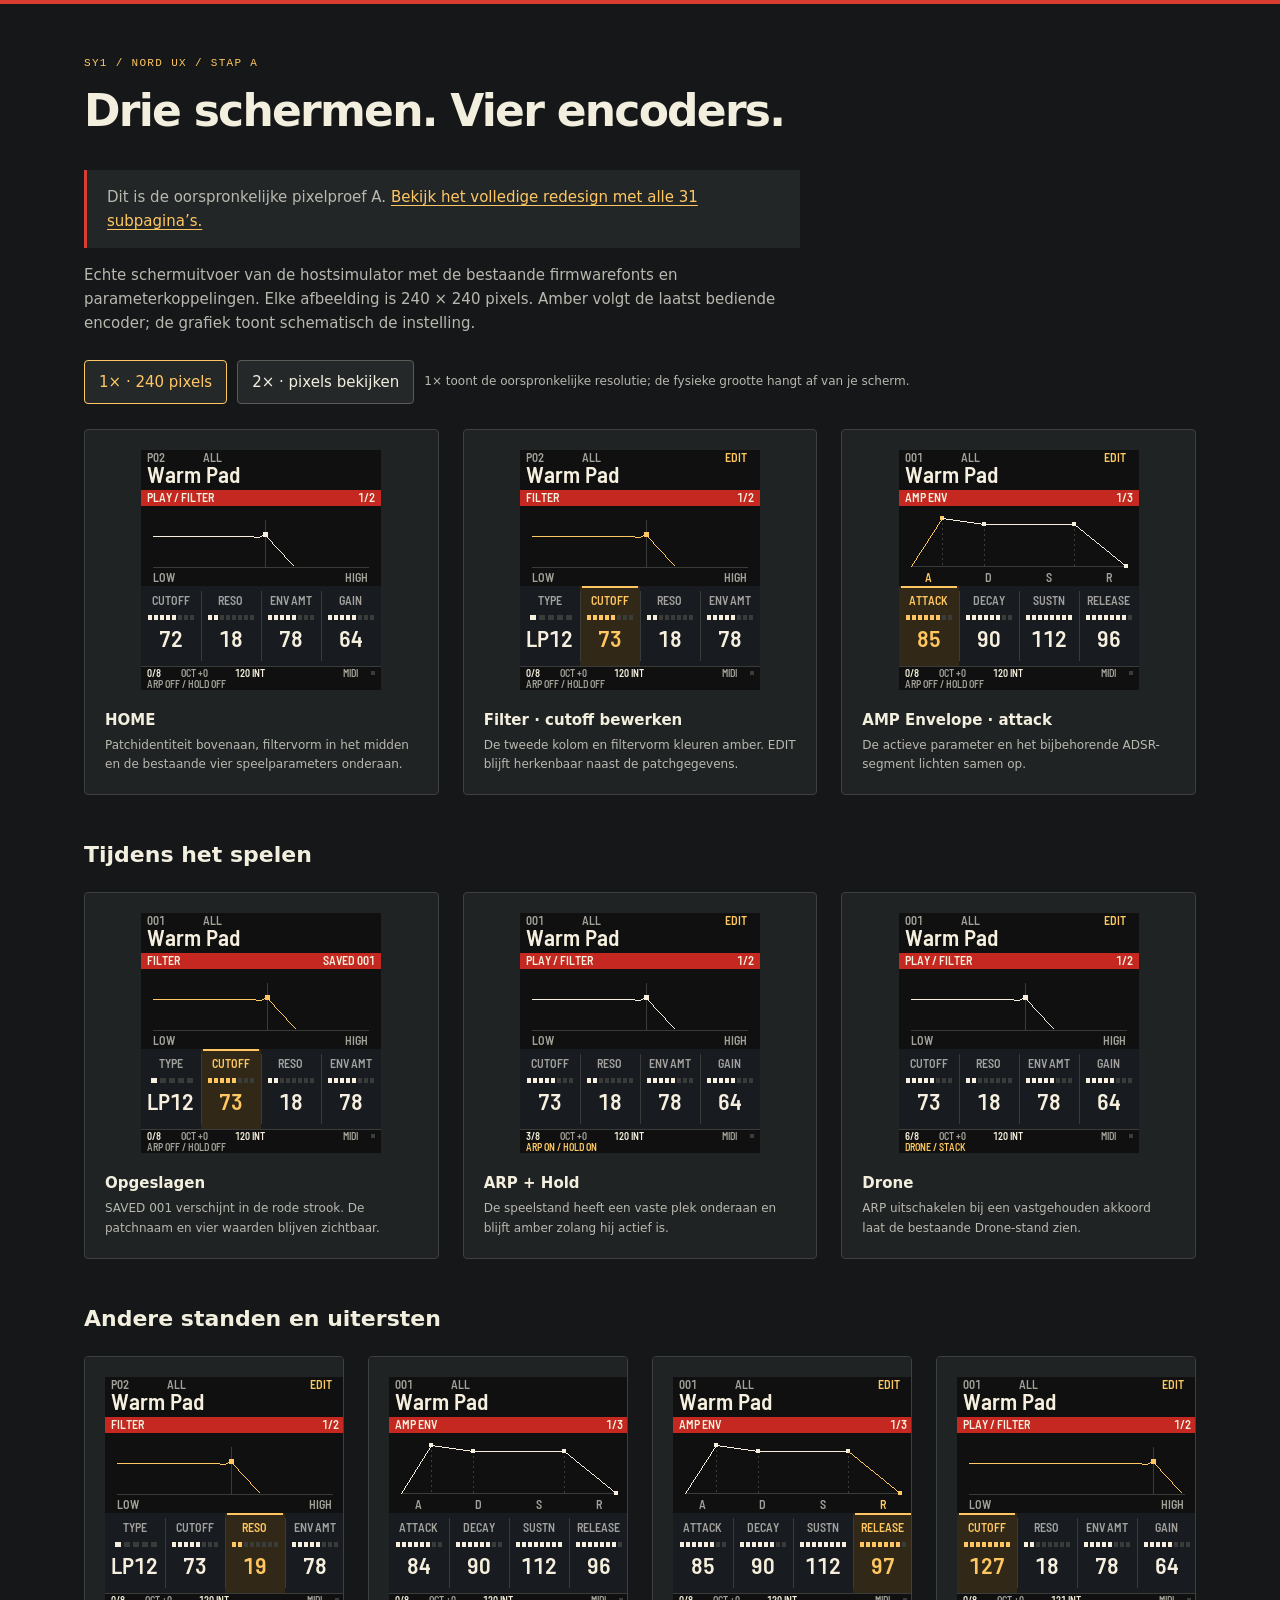
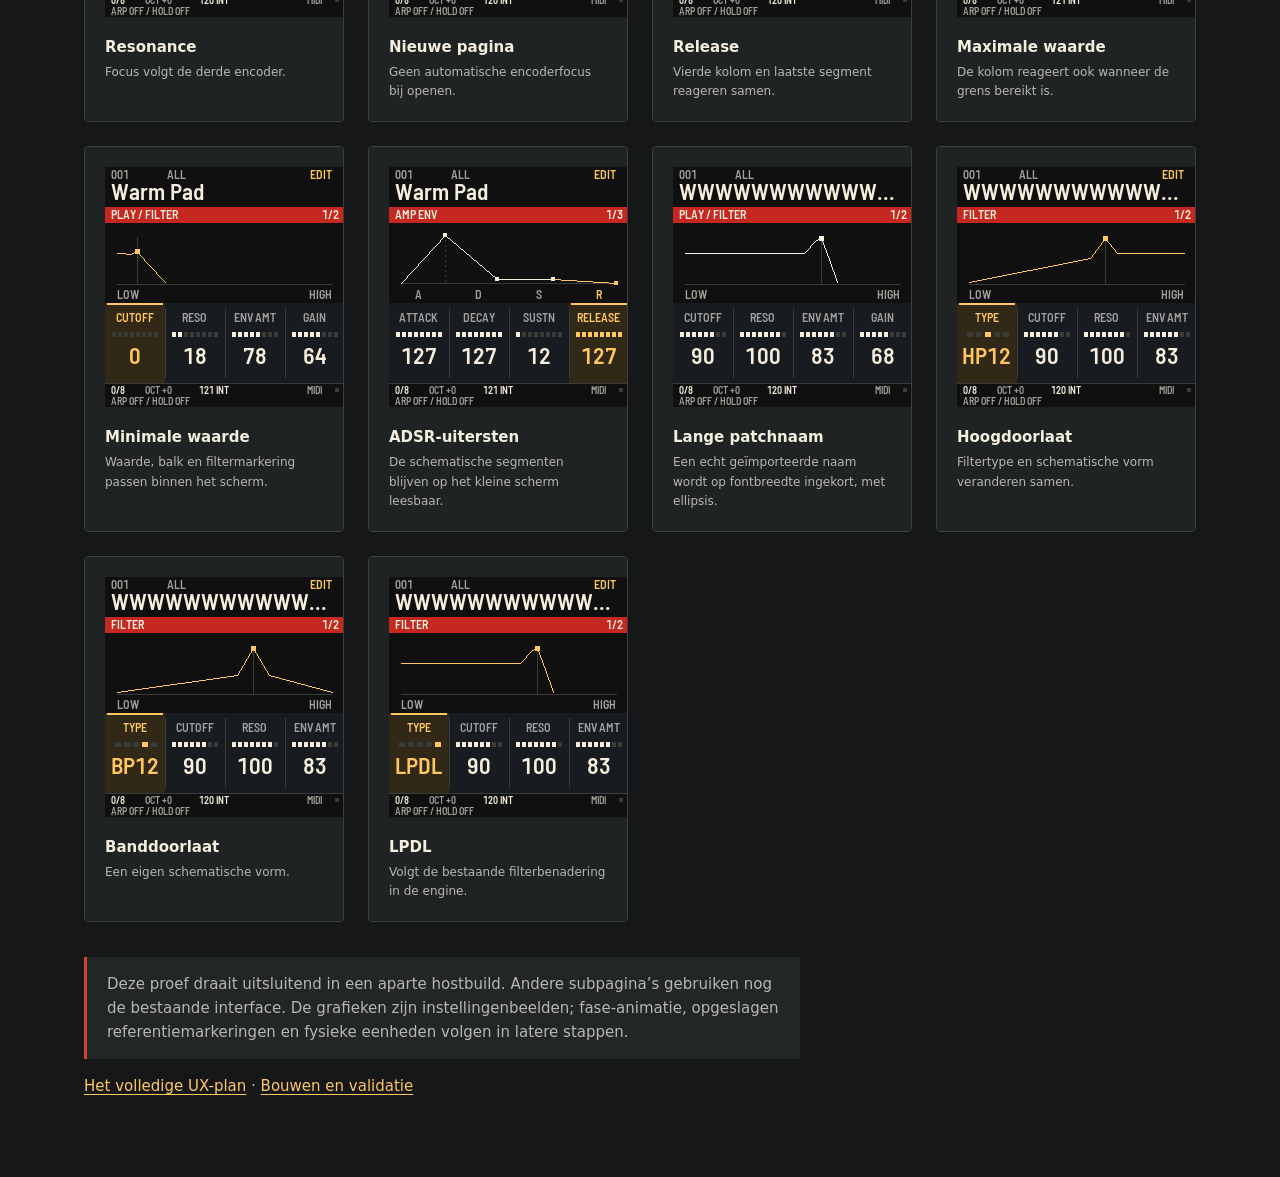
<file: docs/mockups/nord-pixel/index.html>
<!doctype html>
<html lang="nl">
<head>
<meta charset="utf-8">
<meta name="viewport" content="width=device-width, initial-scale=1">
<title>SY1 · Nord pixelproef A</title>
<style>
:root { color-scheme: dark; font: 15px/1.6 system-ui, sans-serif; background: #151718; color: #f3efdf; }
* { box-sizing: border-box; }
body { margin: 0; border-top: 4px solid #d83d31; }
main { max-width: 1160px; margin: auto; padding: 40px 24px 64px; }
.eyebrow { color: #ffc764; font: 11px/1.5 ui-monospace, monospace; letter-spacing: .12em; }
h1 { font-size: clamp(28px, 5vw, 44px); line-height: 1.1; letter-spacing: -.04em; margin: 15px 0 20px; }
h2 { margin: 42px 0 20px; font-size: 22px; }
p { max-width: 75ch; color: #b8b8af; }
a { color: #ffc764; text-underline-offset: 3px; }
.toolbar { display: flex; flex-wrap: wrap; align-items: center; gap: 10px; margin: 25px 0; }
button { min-height: 44px; padding: 8px 14px; border: 1px solid #5b5c55; background: #252829; color: #f3efdf; border-radius: 4px; font: inherit; cursor: pointer; }
button[aria-pressed="true"] { color: #ffc764; border-color: #ffc764; }
:focus-visible { outline: 3px solid #ffc764; outline-offset: 4px; }
.toolbar span { color: #b8b8af; font-size: 12px; }
.screens { display: grid; grid-template-columns: repeat(auto-fit, minmax(260px, 1fr)); gap: 24px; }
figure { margin: 0; padding: 20px; background: #202324; border: 1px solid #3c403e; border-radius: 4px; overflow: auto; }
figure img { display: block; width: 240px; height: 240px; margin: 0 auto; image-rendering: pixelated; }
figcaption { color: #b8b8af; font-size: 12px; margin-top: 18px; max-width: 42ch; }
figcaption strong { display: block; color: #f3efdf; font-size: 15px; margin-bottom: 4px; }
body.zoom .screens { grid-template-columns: repeat(auto-fit, minmax(min(100%, 520px), 1fr)); }
body.zoom figure img { width: 480px; height: 480px; }
.note { padding: 15px 20px; border-left: 3px solid #d83d31; background: #232626; margin-top: 35px; }
@media (max-width: 400px) { main { padding-inline: 16px; } figure { padding: 14px; } }
</style>
</head>
<body>
<main>
<p class="eyebrow">SY1 / NORD UX / STAP A</p>
<h1>Drie schermen. Vier encoders.</h1>
<p class="note">Dit is de oorspronkelijke pixelproef A. <a href="../nord-redesign/index.html">Bekijk het volledige redesign met alle 31 subpagina’s.</a></p>
<p>Echte schermuitvoer van de hostsimulator met de bestaande firmwarefonts en parameterkoppelingen.
Elke afbeelding is 240 × 240 pixels. Amber volgt de laatst bediende encoder; de grafiek toont schematisch de instelling.</p>
<div class="toolbar" aria-label="Weergavegrootte">
  <button type="button" id="native" aria-pressed="true">1× · 240 pixels</button>
  <button type="button" id="zoom" aria-pressed="false">2× · pixels bekijken</button>
  <span>1× toont de oorspronkelijke resolutie; de fysieke grootte hangt af van je scherm.</span>
</div>
<div class="screens">
  <figure><a href="01-home.png"><img src="01-home.png" width="240" height="240" alt="HOME met Warm Pad, filterdiagram en cutoff, resonance, envelope amount en gain."></a><figcaption><strong>HOME</strong>Patchidentiteit bovenaan, filtervorm in het midden en de bestaande vier speelparameters onderaan.</figcaption></figure>
  <figure><a href="02-filter-edit.png"><img src="02-filter-edit.png" width="240" height="240" alt="Filterpagina met cutoff 73 en de tweede encoder in amber."></a><figcaption><strong>Filter · cutoff bewerken</strong>De tweede kolom en filtervorm kleuren amber. EDIT blijft herkenbaar naast de patchgegevens.</figcaption></figure>
  <figure><a href="06-envelope-attack.png"><img src="06-envelope-attack.png" width="240" height="240" alt="AMP Envelope met attack 85; de eerste kolom en attacklijn zijn amber."></a><figcaption><strong>AMP Envelope · attack</strong>De actieve parameter en het bijbehorende ADSR-segment lichten samen op.</figcaption></figure>
</div>
<h2>Tijdens het spelen</h2>
<div class="screens">
  <figure><a href="04-filter-saved.png"><img src="04-filter-saved.png" width="240" height="240" alt="Filter na opslaan, met SAVED 001 in de modulestrook en Warm Pad nog zichtbaar."></a><figcaption><strong>Opgeslagen</strong>SAVED 001 verschijnt in de rode strook. De patchnaam en vier waarden blijven zichtbaar.</figcaption></figure>
  <figure><a href="08-home-hold.png"><img src="08-home-hold.png" width="240" height="240" alt="HOME tijdens arpeggiator Hold; de statusregel toont ARP ON en HOLD ON."></a><figcaption><strong>ARP + Hold</strong>De speelstand heeft een vaste plek onderaan en blijft amber zolang hij actief is.</figcaption></figure>
  <figure><a href="09-home-drone.png"><img src="09-home-drone.png" width="240" height="240" alt="HOME met DRONE STACK onderaan."></a><figcaption><strong>Drone</strong>ARP uitschakelen bij een vastgehouden akkoord laat de bestaande Drone-stand zien.</figcaption></figure>
</div>
<h2>Andere standen en uitersten</h2>
<div class="screens">
  <figure><img src="03-filter-resonance.png" width="240" height="240" alt="Filter met resonance als actieve derde encoder."><figcaption><strong>Resonance</strong>Focus volgt de derde encoder.</figcaption></figure>
  <figure><img src="05-envelope.png" width="240" height="240" alt="Envelope zonder actieve encoder."><figcaption><strong>Nieuwe pagina</strong>Geen automatische encoderfocus bij openen.</figcaption></figure>
  <figure><img src="07-envelope-release.png" width="240" height="240" alt="Envelope met release als actieve vierde encoder."><figcaption><strong>Release</strong>Vierde kolom en laatste segment reageren samen.</figcaption></figure>
  <figure><img src="10-home-limit.png" width="240" height="240" alt="Cutoff op de maximale waarde 127."><figcaption><strong>Maximale waarde</strong>De kolom reageert ook wanneer de grens bereikt is.</figcaption></figure>
  <figure><img src="11-home-minimum.png" width="240" height="240" alt="Cutoff op de minimale waarde nul."><figcaption><strong>Minimale waarde</strong>Waarde, balk en filtermarkering passen binnen het scherm.</figcaption></figure>
  <figure><img src="12-envelope-extremes.png" width="240" height="240" alt="Envelope met hoge attack, decay en release en lage sustain."><figcaption><strong>ADSR-uitersten</strong>De schematische segmenten blijven op het kleine scherm leesbaar.</figcaption></figure>
  <figure><img src="13-long-name.png" width="240" height="240" alt="Geïmporteerde patch met een zeer lange naam van brede W-tekens, ingekort met drie punten."><figcaption><strong>Lange patchnaam</strong>Een echt geïmporteerde naam wordt op fontbreedte ingekort, met ellipsis.</figcaption></figure>
  <figure><img src="14-high-pass.png" width="240" height="240" alt="HP12-filter met een hoogdoorlaatdiagram."><figcaption><strong>Hoogdoorlaat</strong>Filtertype en schematische vorm veranderen samen.</figcaption></figure>
  <figure><img src="15-band-pass.png" width="240" height="240" alt="BP12-filter met een banddoorlaatdiagram."><figcaption><strong>Banddoorlaat</strong>Een eigen schematische vorm.</figcaption></figure>
  <figure><img src="16-ladder.png" width="240" height="240" alt="LPDL-filter met het bestaande laagdoorlaatschema."><figcaption><strong>LPDL</strong>Volgt de bestaande filterbenadering in de engine.</figcaption></figure>
</div>
<p class="note">Deze proef draait uitsluitend in een aparte hostbuild. Andere subpagina’s gebruiken nog de bestaande interface.
De grafieken zijn instellingenbeelden; fase-animatie, opgeslagen referentiemarkeringen en fysieke eenheden volgen in latere stappen.</p>
<p><a href="../../UX-NORD-PLAN.md">Het volledige UX-plan</a> · <a href="README.md">Bouwen en validatie</a></p>
</main>
<script>
for (const id of ['native', 'zoom']) document.getElementById(id).addEventListener('click', () => {
  document.body.classList.toggle('zoom', id === 'zoom');
  for (const choice of ['native', 'zoom']) document.getElementById(choice).setAttribute('aria-pressed', String(choice === id));
});
</script>
</body>
</html>
</file>
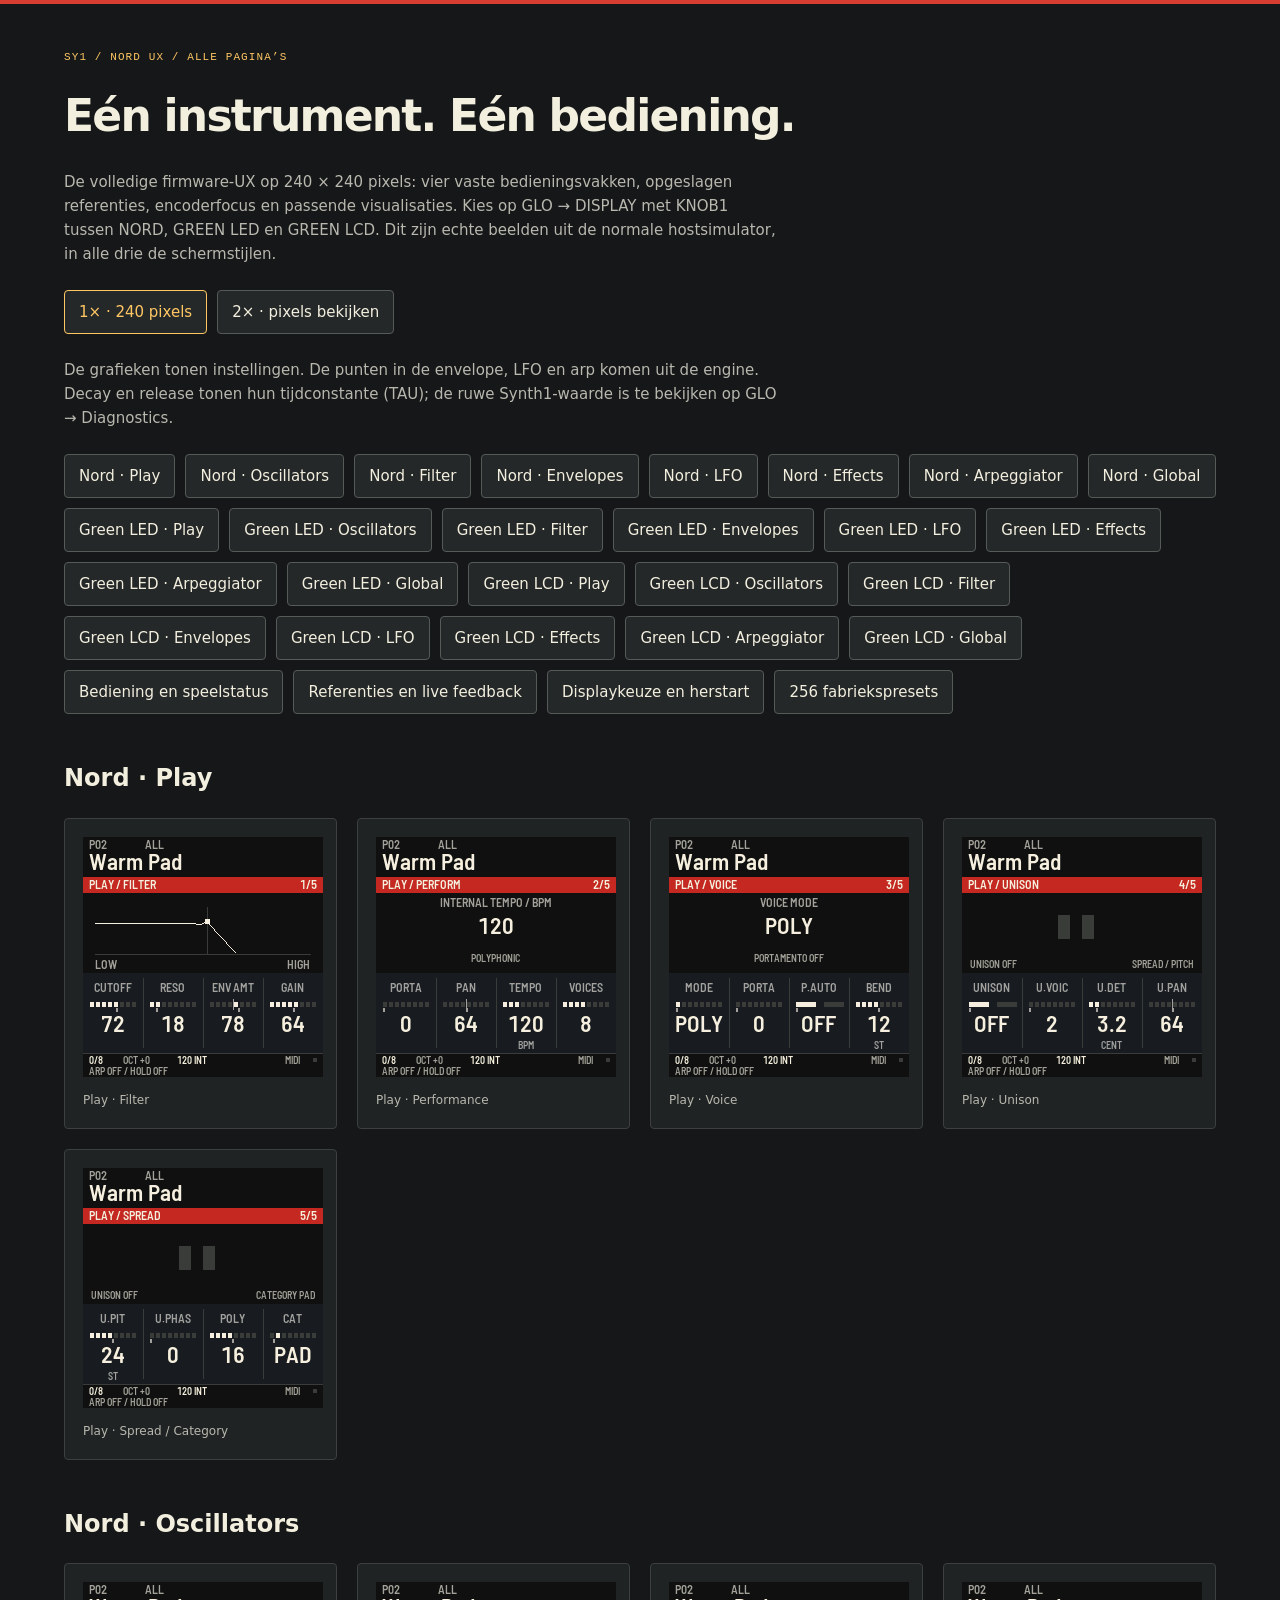
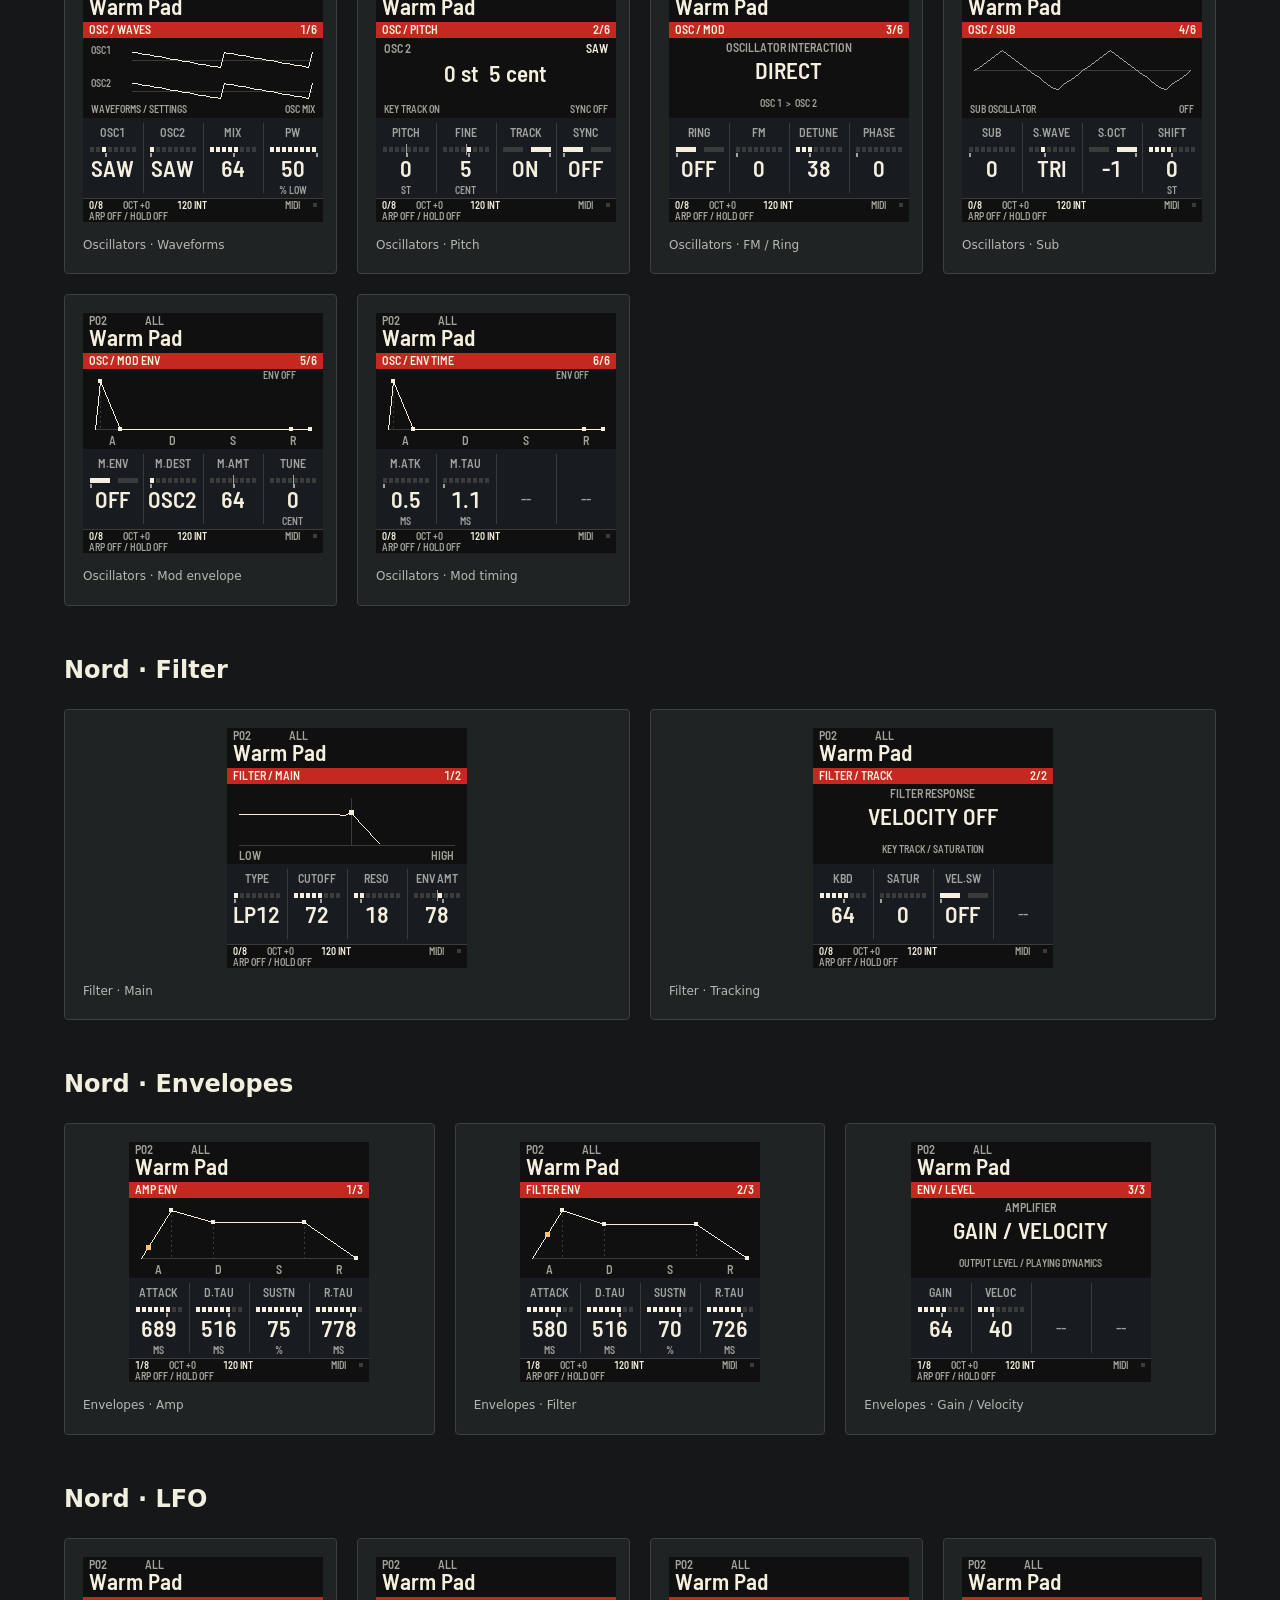
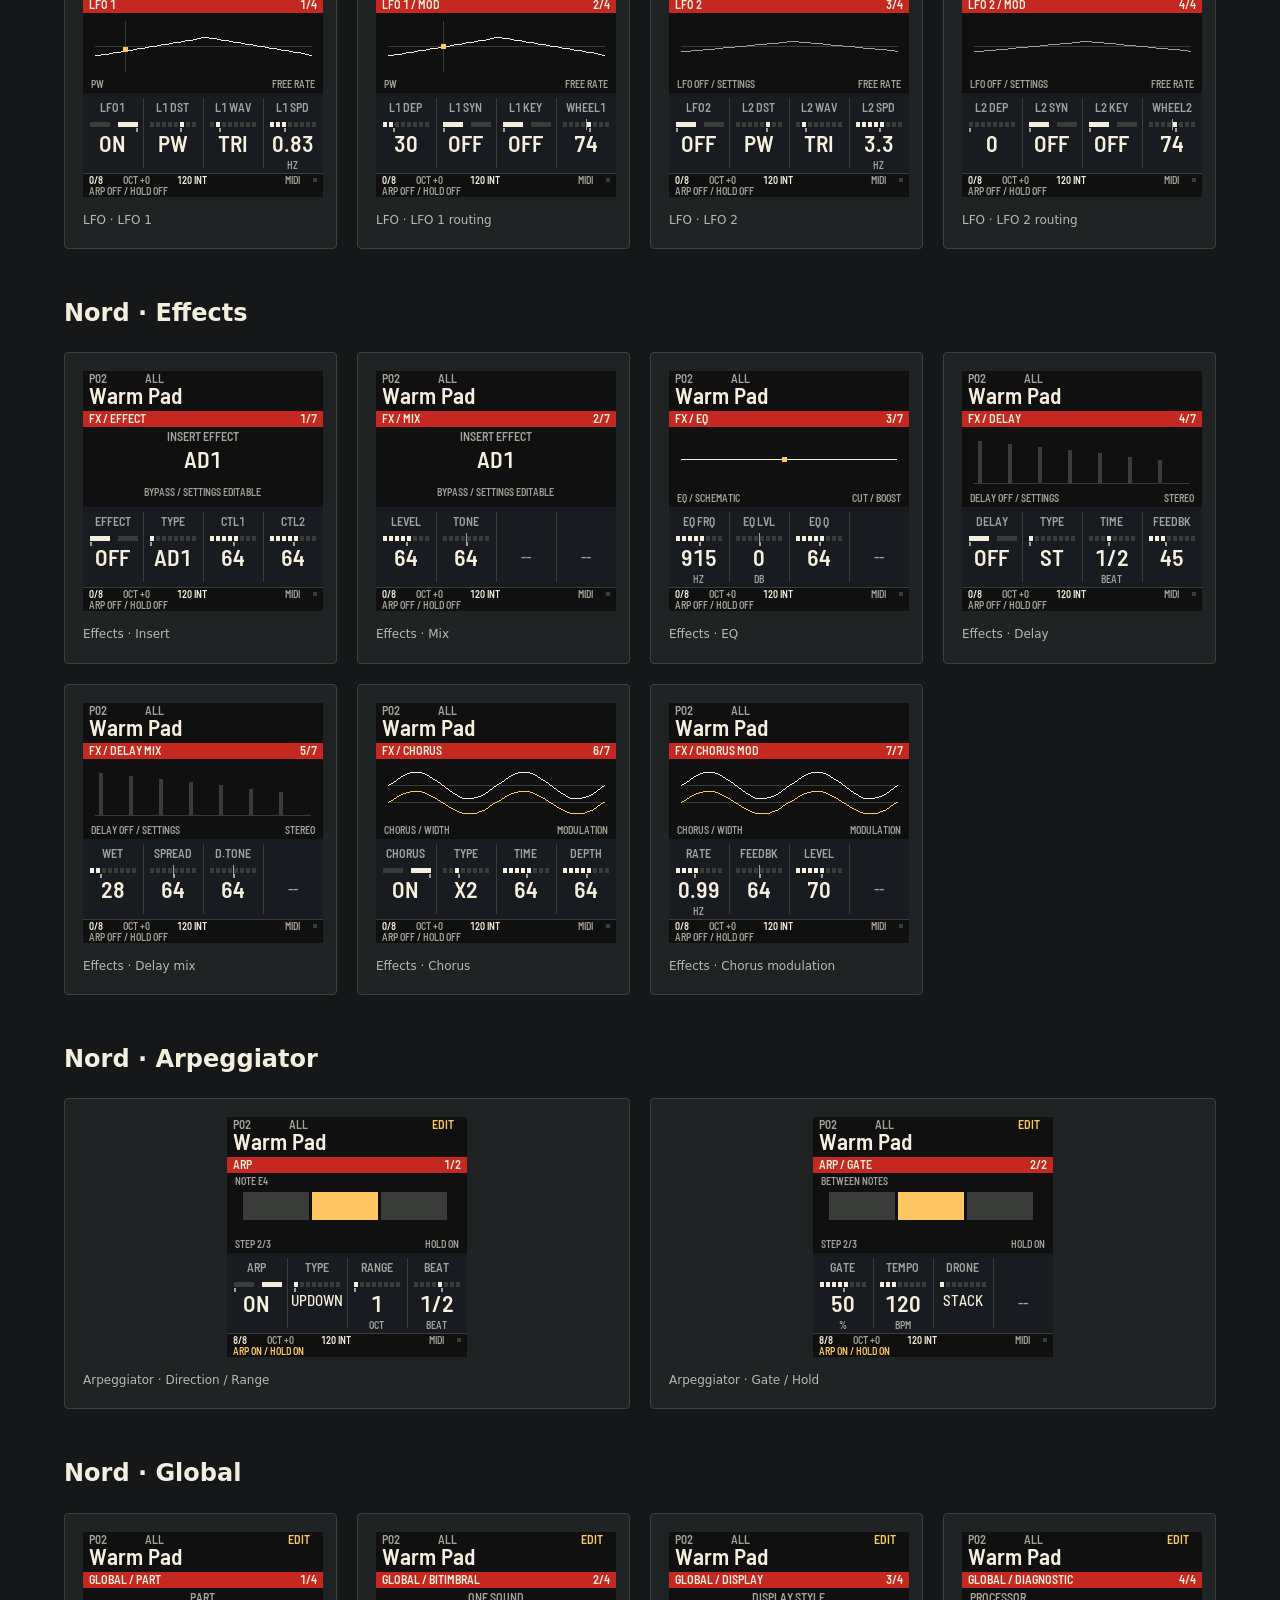
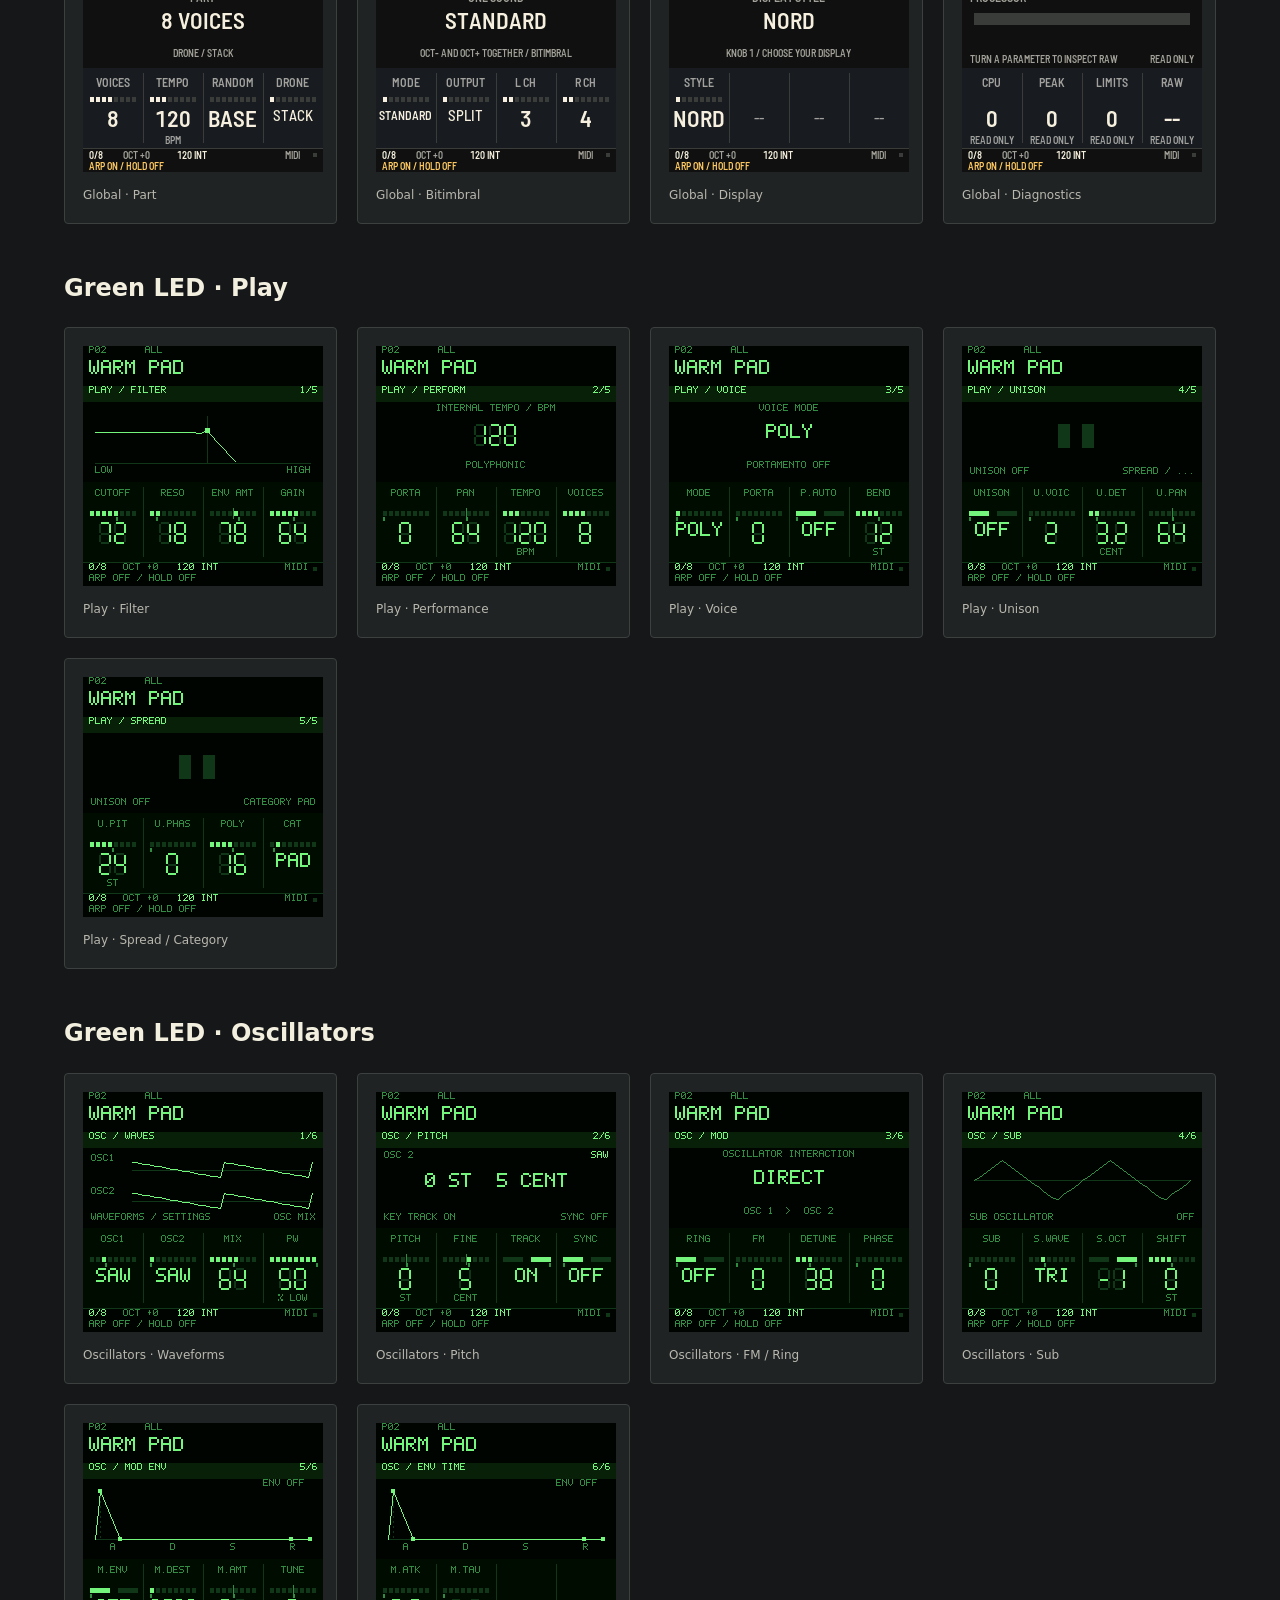
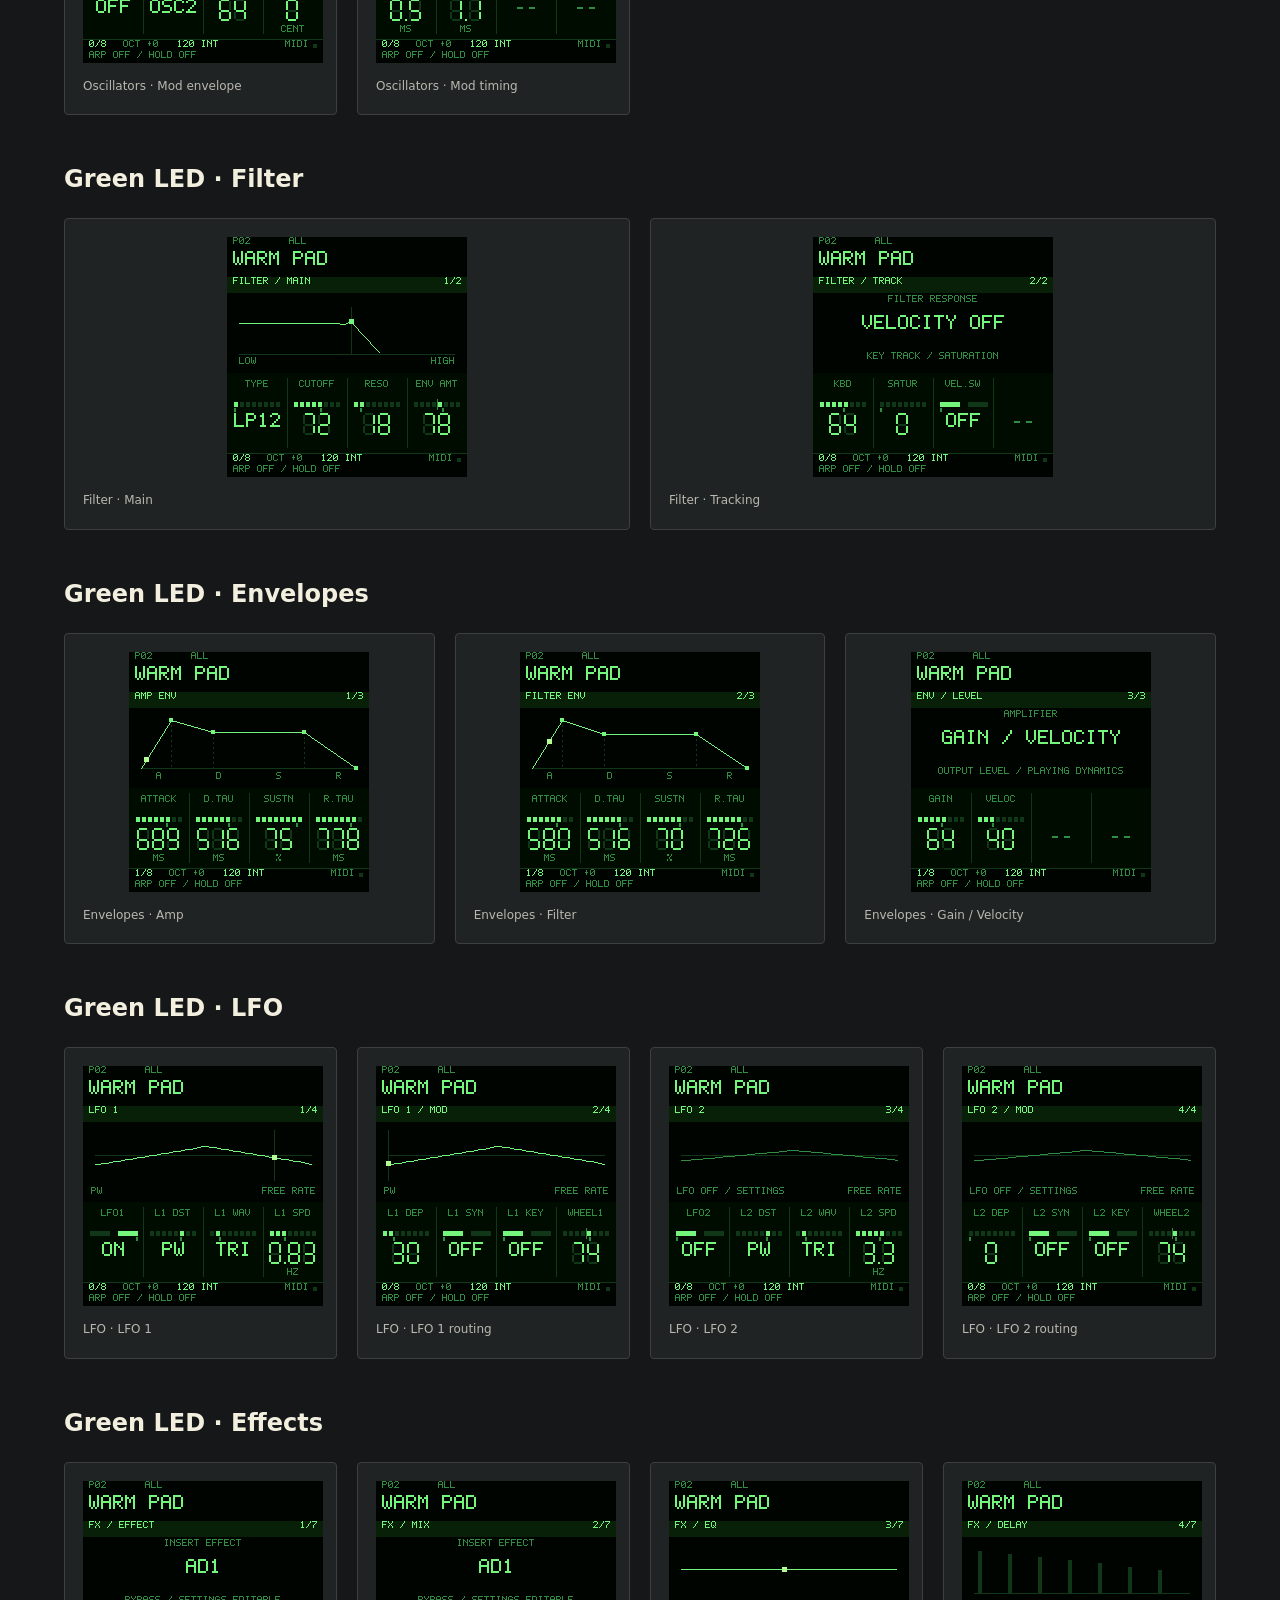
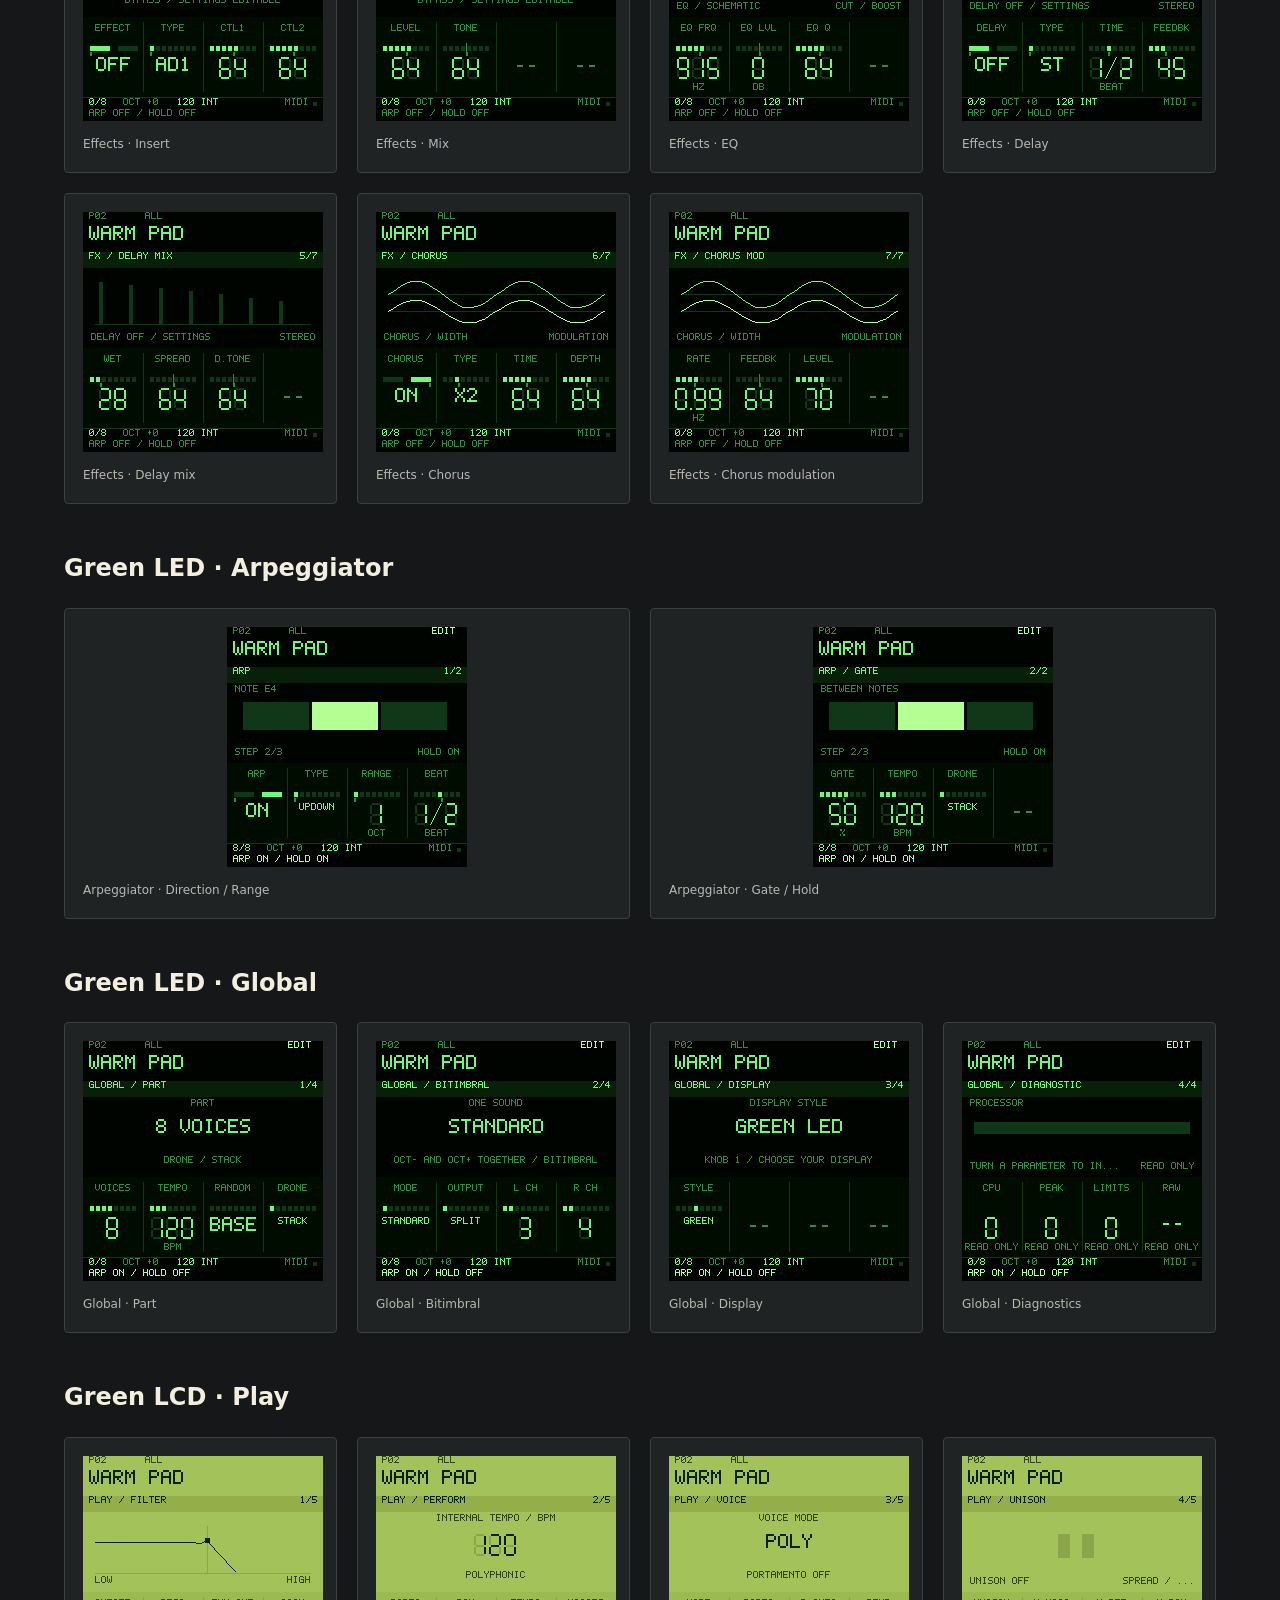
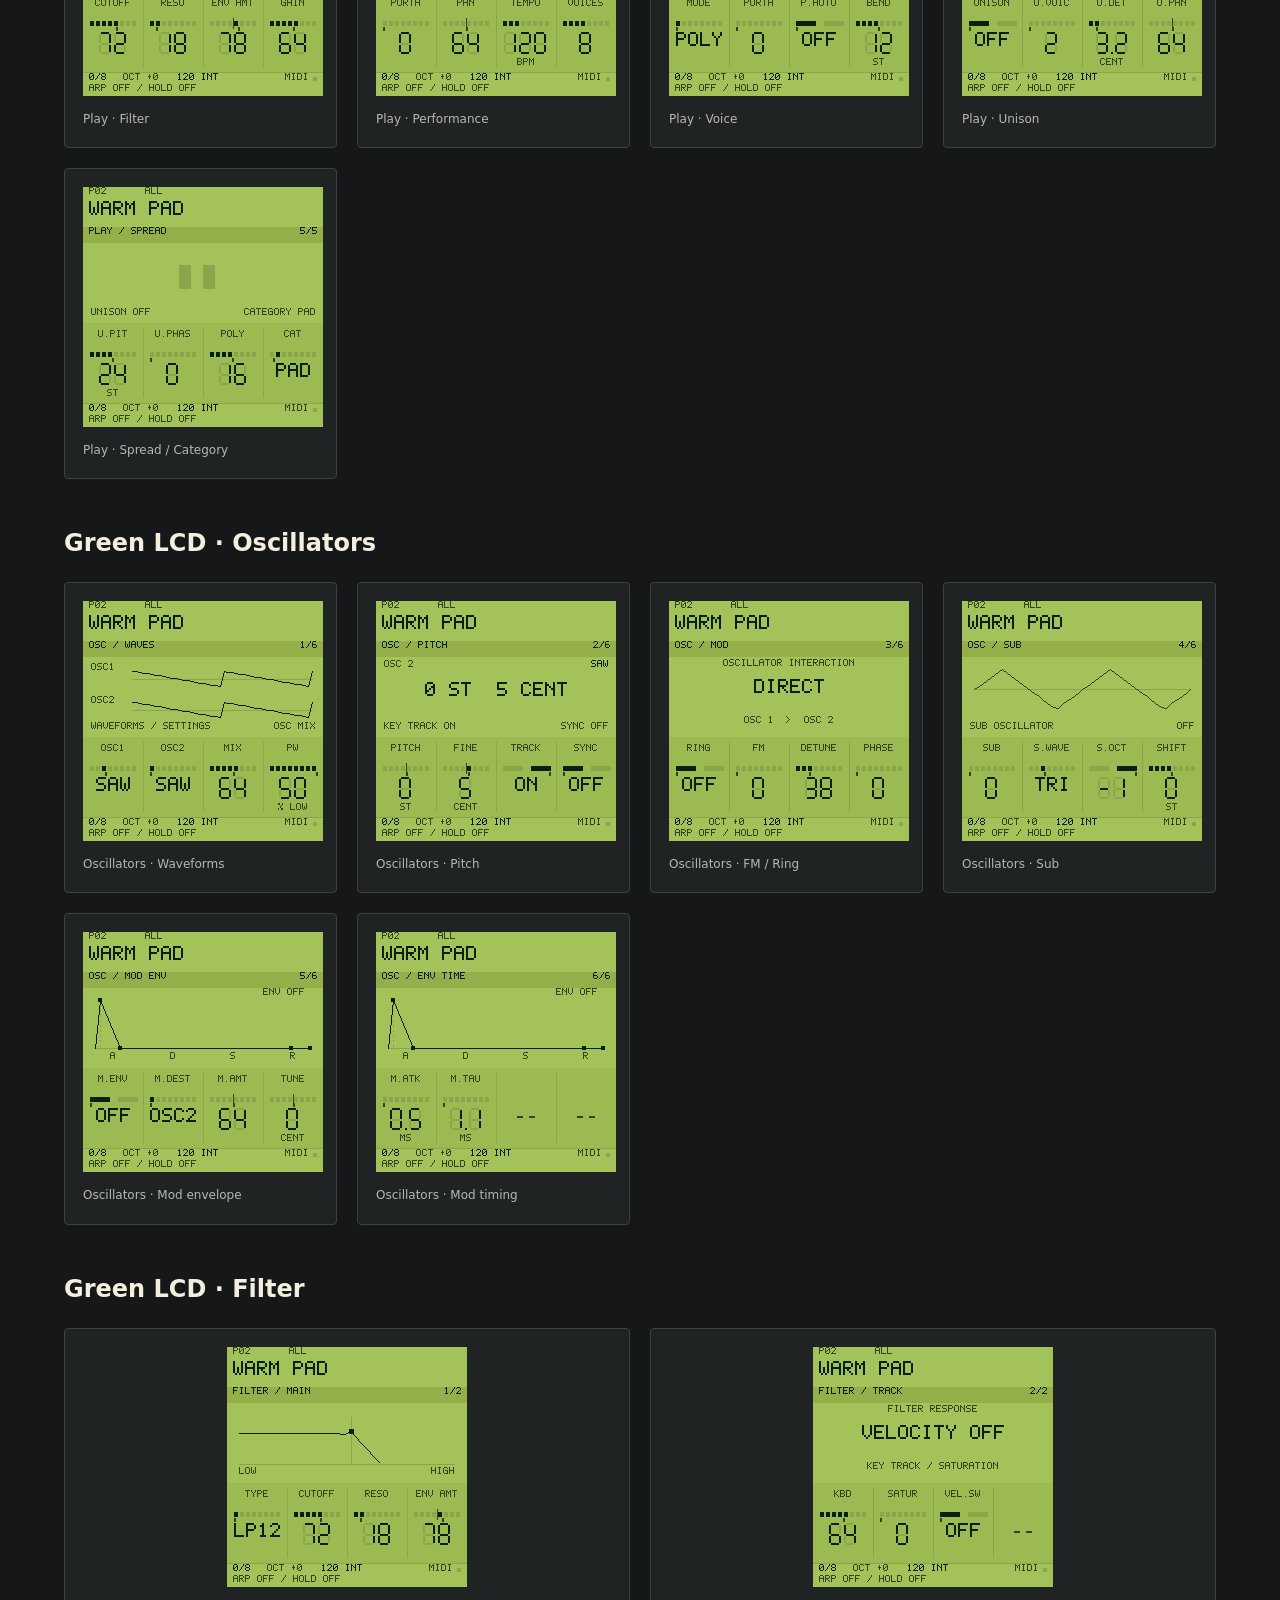
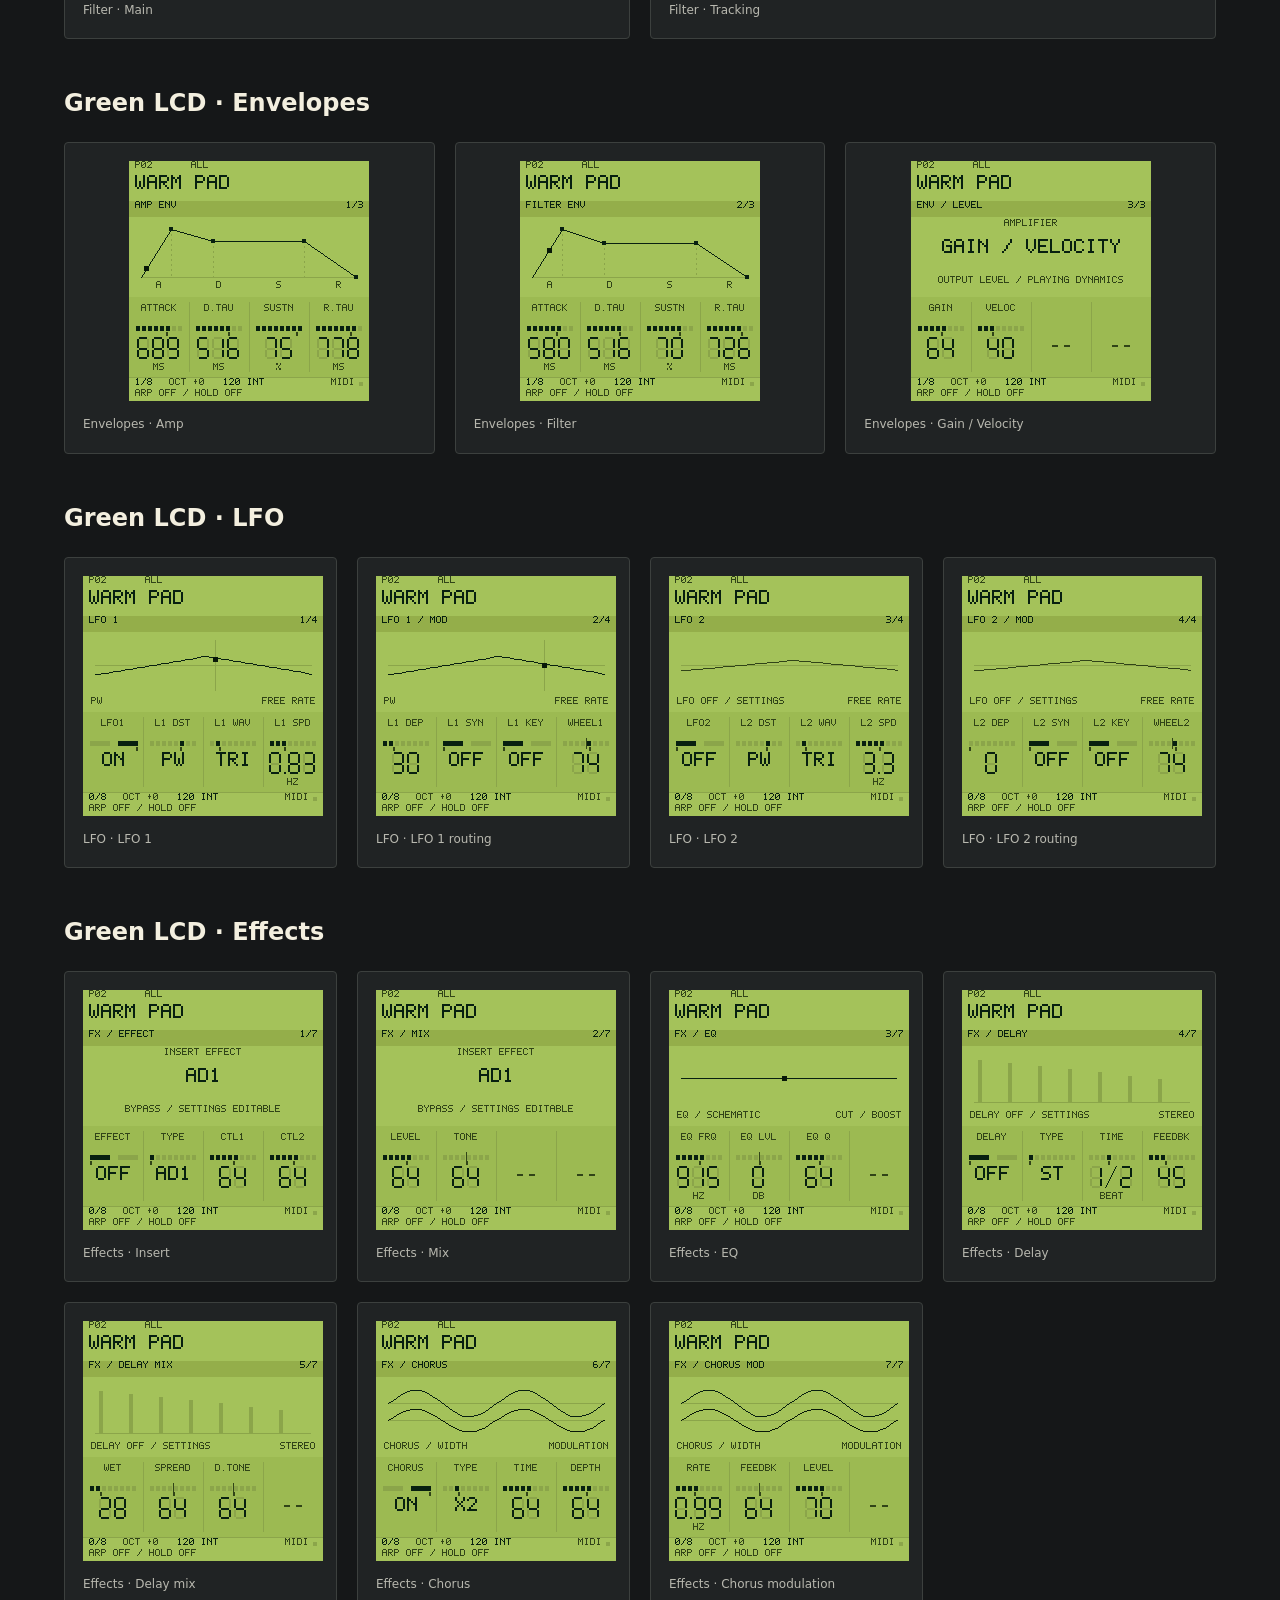
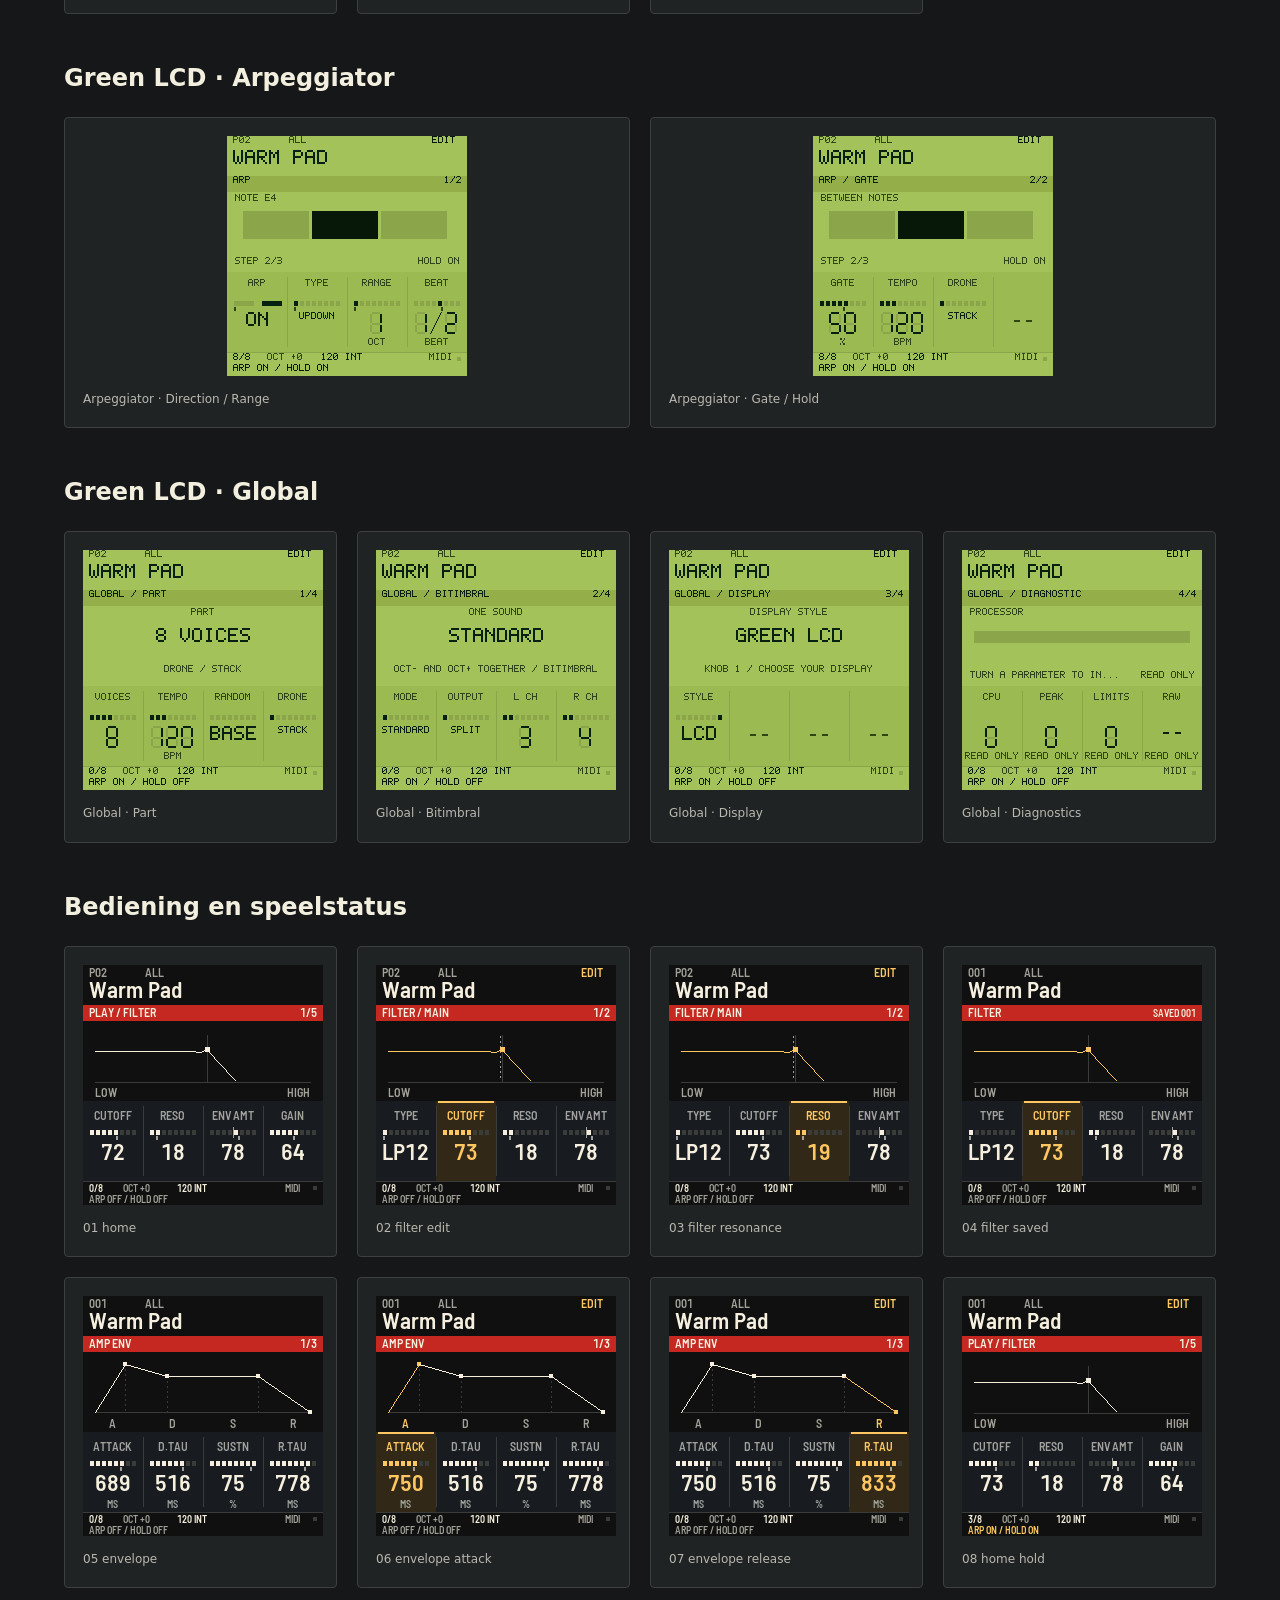
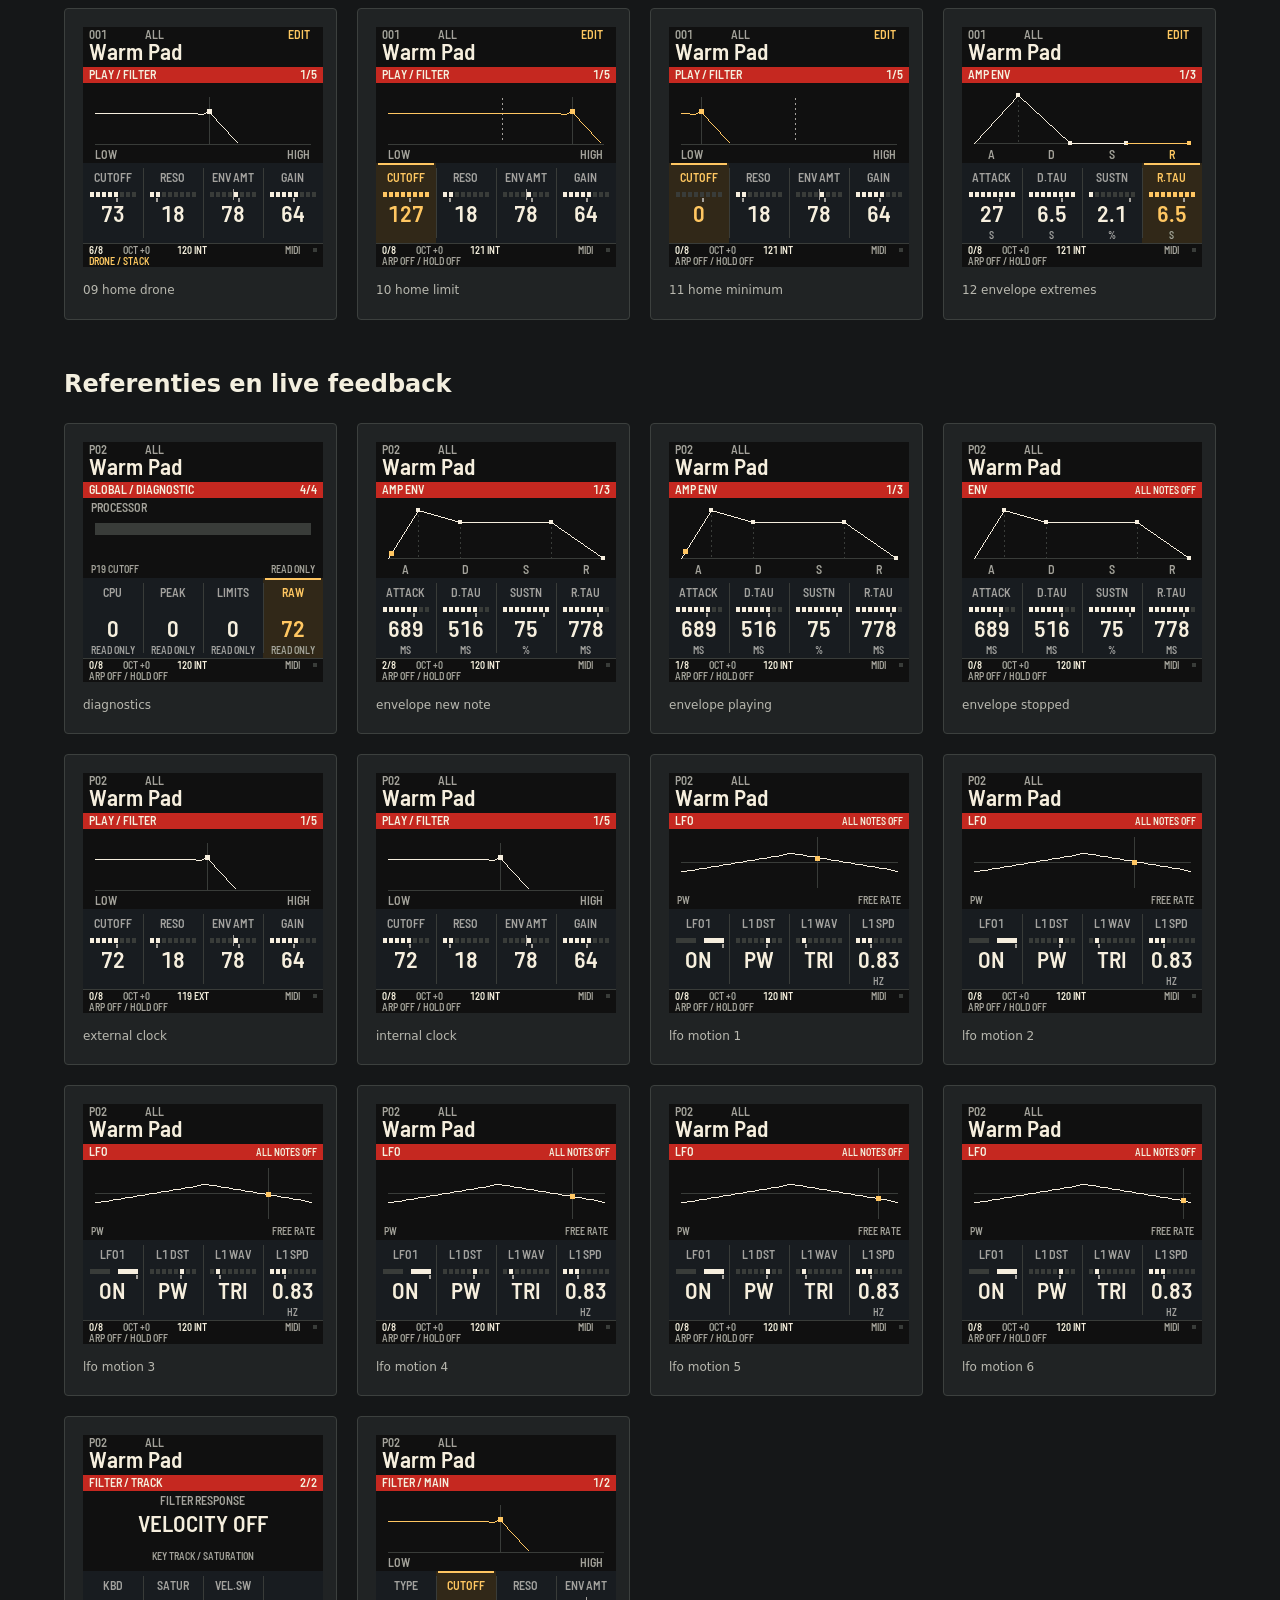
<file: docs/mockups/nord-redesign/index.html>
<!doctype html><html lang="nl"><head><meta charset="utf-8"><meta name="viewport" content="width=device-width,initial-scale=1">
<title>SY1 · Volledig Nord-redesign</title><style>
:root{color-scheme:dark;background:#151718;color:#f3efdf;font:15px/1.6 system-ui,sans-serif}*{box-sizing:border-box}
body{margin:0;border-top:4px solid #d83d31}main{max-width:1200px;margin:auto;padding:36px 24px 60px}
h1{font-size:clamp(28px,5vw,44px);letter-spacing:-.04em;line-height:1.1}h2{font-size:24px;margin-top:45px}
p{color:#b8b8af;max-width:75ch}a{color:#ffc764;text-underline-offset:4px}.eyebrow{font:11px ui-monospace,monospace;color:#ffc764;letter-spacing:.1em}
nav,.toolbar{display:flex;flex-wrap:wrap;gap:10px;margin:24px 0}nav a,button{border:1px solid #555b57;border-radius:4px;padding:9px 14px;text-decoration:none;background:#252829;font:inherit;color:#f3efdf;min-height:44px}
button{cursor:pointer}button[aria-pressed=true]{color:#ffc764;border-color:#ffc764}:focus-visible{outline:3px solid #ffc764;outline-offset:4px}
.screens{display:grid;grid-template-columns:repeat(auto-fit,minmax(270px,1fr));gap:20px}figure{margin:0;padding:18px;background:#202324;border:1px solid #3c403e;border-radius:4px;overflow:auto}
img{width:240px;height:240px;display:block;margin:auto;image-rendering:pixelated}figcaption{margin-top:14px;color:#b8b8af;font-size:12px}
body.zoom .screens{grid-template-columns:repeat(auto-fit,minmax(min(100%,520px),1fr))}body.zoom img{width:480px;height:480px}
section{scroll-margin-top:20px}@media(max-width:400px){main{padding-inline:16px}figure{padding:14px}}
</style></head><body><main><p class="eyebrow">SY1 / NORD UX / ALLE PAGINA’S</p><h1>Eén instrument. Eén bediening.</h1>
<p>De volledige firmware-UX op 240 × 240 pixels: vier vaste bedieningsvakken, opgeslagen referenties,
encoderfocus en passende visualisaties. Kies op GLO → DISPLAY met KNOB1 tussen NORD, GREEN LED en GREEN LCD.
Dit zijn echte beelden uit de normale hostsimulator, in alle drie de schermstijlen.</p>
<div class="toolbar"><button id="native" aria-pressed="true">1× · 240 pixels</button><button id="zoom" aria-pressed="false">2× · pixels bekijken</button></div>
<p>De grafieken tonen instellingen. De punten in de envelope, LFO en arp komen uit de engine.
Decay en release tonen hun tijdconstante (TAU); de ruwe Synth1-waarde is te bekijken op GLO → Diagnostics.</p><nav aria-label="Schermgroepen"><a href="#play">Nord · Play</a><a href="#osc">Nord · Oscillators</a><a href="#filter">Nord · Filter</a><a href="#env">Nord · Envelopes</a><a href="#lfo">Nord · LFO</a><a href="#fx">Nord · Effects</a><a href="#arp">Nord · Arpeggiator</a><a href="#global">Nord · Global</a><a href="#green-play">Green LED · Play</a><a href="#green-osc">Green LED · Oscillators</a><a href="#green-filter">Green LED · Filter</a><a href="#green-env">Green LED · Envelopes</a><a href="#green-lfo">Green LED · LFO</a><a href="#green-fx">Green LED · Effects</a><a href="#green-arp">Green LED · Arpeggiator</a><a href="#green-global">Green LED · Global</a><a href="#lcd-play">Green LCD · Play</a><a href="#lcd-osc">Green LCD · Oscillators</a><a href="#lcd-filter">Green LCD · Filter</a><a href="#lcd-env">Green LCD · Envelopes</a><a href="#lcd-lfo">Green LCD · LFO</a><a href="#lcd-fx">Green LCD · Effects</a><a href="#lcd-arp">Green LCD · Arpeggiator</a><a href="#lcd-global">Green LCD · Global</a><a href="#nord-preview">Bediening en speelstatus</a><a href="#ux">Referenties en live feedback</a><a href="#display">Displaykeuze en herstart</a><a href="#factory">256 fabriekspresets</a></nav><section id="play"><h2>Nord · Play</h2><div class="screens"><figure><a href="play-01.png"><img src="play-01.png" width="240" height="240" alt="Play · Filter" loading="lazy"></a><figcaption>Play · Filter</figcaption></figure><figure><a href="play-02.png"><img src="play-02.png" width="240" height="240" alt="Play · Performance" loading="lazy"></a><figcaption>Play · Performance</figcaption></figure><figure><a href="play-03.png"><img src="play-03.png" width="240" height="240" alt="Play · Voice" loading="lazy"></a><figcaption>Play · Voice</figcaption></figure><figure><a href="play-04.png"><img src="play-04.png" width="240" height="240" alt="Play · Unison" loading="lazy"></a><figcaption>Play · Unison</figcaption></figure><figure><a href="play-05.png"><img src="play-05.png" width="240" height="240" alt="Play · Spread / Category" loading="lazy"></a><figcaption>Play · Spread / Category</figcaption></figure></div></section><section id="osc"><h2>Nord · Oscillators</h2><div class="screens"><figure><a href="osc-01.png"><img src="osc-01.png" width="240" height="240" alt="Oscillators · Waveforms" loading="lazy"></a><figcaption>Oscillators · Waveforms</figcaption></figure><figure><a href="osc-02.png"><img src="osc-02.png" width="240" height="240" alt="Oscillators · Pitch" loading="lazy"></a><figcaption>Oscillators · Pitch</figcaption></figure><figure><a href="osc-03.png"><img src="osc-03.png" width="240" height="240" alt="Oscillators · FM / Ring" loading="lazy"></a><figcaption>Oscillators · FM / Ring</figcaption></figure><figure><a href="osc-04.png"><img src="osc-04.png" width="240" height="240" alt="Oscillators · Sub" loading="lazy"></a><figcaption>Oscillators · Sub</figcaption></figure><figure><a href="osc-05.png"><img src="osc-05.png" width="240" height="240" alt="Oscillators · Mod envelope" loading="lazy"></a><figcaption>Oscillators · Mod envelope</figcaption></figure><figure><a href="osc-06.png"><img src="osc-06.png" width="240" height="240" alt="Oscillators · Mod timing" loading="lazy"></a><figcaption>Oscillators · Mod timing</figcaption></figure></div></section><section id="filter"><h2>Nord · Filter</h2><div class="screens"><figure><a href="filter-01.png"><img src="filter-01.png" width="240" height="240" alt="Filter · Main" loading="lazy"></a><figcaption>Filter · Main</figcaption></figure><figure><a href="filter-02.png"><img src="filter-02.png" width="240" height="240" alt="Filter · Tracking" loading="lazy"></a><figcaption>Filter · Tracking</figcaption></figure></div></section><section id="env"><h2>Nord · Envelopes</h2><div class="screens"><figure><a href="env-01.png"><img src="env-01.png" width="240" height="240" alt="Envelopes · Amp" loading="lazy"></a><figcaption>Envelopes · Amp</figcaption></figure><figure><a href="env-02.png"><img src="env-02.png" width="240" height="240" alt="Envelopes · Filter" loading="lazy"></a><figcaption>Envelopes · Filter</figcaption></figure><figure><a href="env-03.png"><img src="env-03.png" width="240" height="240" alt="Envelopes · Gain / Velocity" loading="lazy"></a><figcaption>Envelopes · Gain / Velocity</figcaption></figure></div></section><section id="lfo"><h2>Nord · LFO</h2><div class="screens"><figure><a href="lfo-01.png"><img src="lfo-01.png" width="240" height="240" alt="LFO · LFO 1" loading="lazy"></a><figcaption>LFO · LFO 1</figcaption></figure><figure><a href="lfo-02.png"><img src="lfo-02.png" width="240" height="240" alt="LFO · LFO 1 routing" loading="lazy"></a><figcaption>LFO · LFO 1 routing</figcaption></figure><figure><a href="lfo-03.png"><img src="lfo-03.png" width="240" height="240" alt="LFO · LFO 2" loading="lazy"></a><figcaption>LFO · LFO 2</figcaption></figure><figure><a href="lfo-04.png"><img src="lfo-04.png" width="240" height="240" alt="LFO · LFO 2 routing" loading="lazy"></a><figcaption>LFO · LFO 2 routing</figcaption></figure></div></section><section id="fx"><h2>Nord · Effects</h2><div class="screens"><figure><a href="fx-01.png"><img src="fx-01.png" width="240" height="240" alt="Effects · Insert" loading="lazy"></a><figcaption>Effects · Insert</figcaption></figure><figure><a href="fx-02.png"><img src="fx-02.png" width="240" height="240" alt="Effects · Mix" loading="lazy"></a><figcaption>Effects · Mix</figcaption></figure><figure><a href="fx-03.png"><img src="fx-03.png" width="240" height="240" alt="Effects · EQ" loading="lazy"></a><figcaption>Effects · EQ</figcaption></figure><figure><a href="fx-04.png"><img src="fx-04.png" width="240" height="240" alt="Effects · Delay" loading="lazy"></a><figcaption>Effects · Delay</figcaption></figure><figure><a href="fx-05.png"><img src="fx-05.png" width="240" height="240" alt="Effects · Delay mix" loading="lazy"></a><figcaption>Effects · Delay mix</figcaption></figure><figure><a href="fx-06.png"><img src="fx-06.png" width="240" height="240" alt="Effects · Chorus" loading="lazy"></a><figcaption>Effects · Chorus</figcaption></figure><figure><a href="fx-07.png"><img src="fx-07.png" width="240" height="240" alt="Effects · Chorus modulation" loading="lazy"></a><figcaption>Effects · Chorus modulation</figcaption></figure></div></section><section id="arp"><h2>Nord · Arpeggiator</h2><div class="screens"><figure><a href="arp-01.png"><img src="arp-01.png" width="240" height="240" alt="Arpeggiator · Direction / Range" loading="lazy"></a><figcaption>Arpeggiator · Direction / Range</figcaption></figure><figure><a href="arp-02.png"><img src="arp-02.png" width="240" height="240" alt="Arpeggiator · Gate / Hold" loading="lazy"></a><figcaption>Arpeggiator · Gate / Hold</figcaption></figure></div></section><section id="global"><h2>Nord · Global</h2><div class="screens"><figure><a href="global-01.png"><img src="global-01.png" width="240" height="240" alt="Global · Part" loading="lazy"></a><figcaption>Global · Part</figcaption></figure><figure><a href="global-02.png"><img src="global-02.png" width="240" height="240" alt="Global · Bitimbral" loading="lazy"></a><figcaption>Global · Bitimbral</figcaption></figure><figure><a href="global-03.png"><img src="global-03.png" width="240" height="240" alt="Global · Display" loading="lazy"></a><figcaption>Global · Display</figcaption></figure><figure><a href="global-04.png"><img src="global-04.png" width="240" height="240" alt="Global · Diagnostics" loading="lazy"></a><figcaption>Global · Diagnostics</figcaption></figure></div></section><section id="green-play"><h2>Green LED · Play</h2><div class="screens"><figure><a href="green-play-01.png"><img src="green-play-01.png" width="240" height="240" alt="Play · Filter" loading="lazy"></a><figcaption>Play · Filter</figcaption></figure><figure><a href="green-play-02.png"><img src="green-play-02.png" width="240" height="240" alt="Play · Performance" loading="lazy"></a><figcaption>Play · Performance</figcaption></figure><figure><a href="green-play-03.png"><img src="green-play-03.png" width="240" height="240" alt="Play · Voice" loading="lazy"></a><figcaption>Play · Voice</figcaption></figure><figure><a href="green-play-04.png"><img src="green-play-04.png" width="240" height="240" alt="Play · Unison" loading="lazy"></a><figcaption>Play · Unison</figcaption></figure><figure><a href="green-play-05.png"><img src="green-play-05.png" width="240" height="240" alt="Play · Spread / Category" loading="lazy"></a><figcaption>Play · Spread / Category</figcaption></figure></div></section><section id="green-osc"><h2>Green LED · Oscillators</h2><div class="screens"><figure><a href="green-osc-01.png"><img src="green-osc-01.png" width="240" height="240" alt="Oscillators · Waveforms" loading="lazy"></a><figcaption>Oscillators · Waveforms</figcaption></figure><figure><a href="green-osc-02.png"><img src="green-osc-02.png" width="240" height="240" alt="Oscillators · Pitch" loading="lazy"></a><figcaption>Oscillators · Pitch</figcaption></figure><figure><a href="green-osc-03.png"><img src="green-osc-03.png" width="240" height="240" alt="Oscillators · FM / Ring" loading="lazy"></a><figcaption>Oscillators · FM / Ring</figcaption></figure><figure><a href="green-osc-04.png"><img src="green-osc-04.png" width="240" height="240" alt="Oscillators · Sub" loading="lazy"></a><figcaption>Oscillators · Sub</figcaption></figure><figure><a href="green-osc-05.png"><img src="green-osc-05.png" width="240" height="240" alt="Oscillators · Mod envelope" loading="lazy"></a><figcaption>Oscillators · Mod envelope</figcaption></figure><figure><a href="green-osc-06.png"><img src="green-osc-06.png" width="240" height="240" alt="Oscillators · Mod timing" loading="lazy"></a><figcaption>Oscillators · Mod timing</figcaption></figure></div></section><section id="green-filter"><h2>Green LED · Filter</h2><div class="screens"><figure><a href="green-filter-01.png"><img src="green-filter-01.png" width="240" height="240" alt="Filter · Main" loading="lazy"></a><figcaption>Filter · Main</figcaption></figure><figure><a href="green-filter-02.png"><img src="green-filter-02.png" width="240" height="240" alt="Filter · Tracking" loading="lazy"></a><figcaption>Filter · Tracking</figcaption></figure></div></section><section id="green-env"><h2>Green LED · Envelopes</h2><div class="screens"><figure><a href="green-env-01.png"><img src="green-env-01.png" width="240" height="240" alt="Envelopes · Amp" loading="lazy"></a><figcaption>Envelopes · Amp</figcaption></figure><figure><a href="green-env-02.png"><img src="green-env-02.png" width="240" height="240" alt="Envelopes · Filter" loading="lazy"></a><figcaption>Envelopes · Filter</figcaption></figure><figure><a href="green-env-03.png"><img src="green-env-03.png" width="240" height="240" alt="Envelopes · Gain / Velocity" loading="lazy"></a><figcaption>Envelopes · Gain / Velocity</figcaption></figure></div></section><section id="green-lfo"><h2>Green LED · LFO</h2><div class="screens"><figure><a href="green-lfo-01.png"><img src="green-lfo-01.png" width="240" height="240" alt="LFO · LFO 1" loading="lazy"></a><figcaption>LFO · LFO 1</figcaption></figure><figure><a href="green-lfo-02.png"><img src="green-lfo-02.png" width="240" height="240" alt="LFO · LFO 1 routing" loading="lazy"></a><figcaption>LFO · LFO 1 routing</figcaption></figure><figure><a href="green-lfo-03.png"><img src="green-lfo-03.png" width="240" height="240" alt="LFO · LFO 2" loading="lazy"></a><figcaption>LFO · LFO 2</figcaption></figure><figure><a href="green-lfo-04.png"><img src="green-lfo-04.png" width="240" height="240" alt="LFO · LFO 2 routing" loading="lazy"></a><figcaption>LFO · LFO 2 routing</figcaption></figure></div></section><section id="green-fx"><h2>Green LED · Effects</h2><div class="screens"><figure><a href="green-fx-01.png"><img src="green-fx-01.png" width="240" height="240" alt="Effects · Insert" loading="lazy"></a><figcaption>Effects · Insert</figcaption></figure><figure><a href="green-fx-02.png"><img src="green-fx-02.png" width="240" height="240" alt="Effects · Mix" loading="lazy"></a><figcaption>Effects · Mix</figcaption></figure><figure><a href="green-fx-03.png"><img src="green-fx-03.png" width="240" height="240" alt="Effects · EQ" loading="lazy"></a><figcaption>Effects · EQ</figcaption></figure><figure><a href="green-fx-04.png"><img src="green-fx-04.png" width="240" height="240" alt="Effects · Delay" loading="lazy"></a><figcaption>Effects · Delay</figcaption></figure><figure><a href="green-fx-05.png"><img src="green-fx-05.png" width="240" height="240" alt="Effects · Delay mix" loading="lazy"></a><figcaption>Effects · Delay mix</figcaption></figure><figure><a href="green-fx-06.png"><img src="green-fx-06.png" width="240" height="240" alt="Effects · Chorus" loading="lazy"></a><figcaption>Effects · Chorus</figcaption></figure><figure><a href="green-fx-07.png"><img src="green-fx-07.png" width="240" height="240" alt="Effects · Chorus modulation" loading="lazy"></a><figcaption>Effects · Chorus modulation</figcaption></figure></div></section><section id="green-arp"><h2>Green LED · Arpeggiator</h2><div class="screens"><figure><a href="green-arp-01.png"><img src="green-arp-01.png" width="240" height="240" alt="Arpeggiator · Direction / Range" loading="lazy"></a><figcaption>Arpeggiator · Direction / Range</figcaption></figure><figure><a href="green-arp-02.png"><img src="green-arp-02.png" width="240" height="240" alt="Arpeggiator · Gate / Hold" loading="lazy"></a><figcaption>Arpeggiator · Gate / Hold</figcaption></figure></div></section><section id="green-global"><h2>Green LED · Global</h2><div class="screens"><figure><a href="green-global-01.png"><img src="green-global-01.png" width="240" height="240" alt="Global · Part" loading="lazy"></a><figcaption>Global · Part</figcaption></figure><figure><a href="green-global-02.png"><img src="green-global-02.png" width="240" height="240" alt="Global · Bitimbral" loading="lazy"></a><figcaption>Global · Bitimbral</figcaption></figure><figure><a href="green-global-03.png"><img src="green-global-03.png" width="240" height="240" alt="Global · Display" loading="lazy"></a><figcaption>Global · Display</figcaption></figure><figure><a href="green-global-04.png"><img src="green-global-04.png" width="240" height="240" alt="Global · Diagnostics" loading="lazy"></a><figcaption>Global · Diagnostics</figcaption></figure></div></section><section id="lcd-play"><h2>Green LCD · Play</h2><div class="screens"><figure><a href="lcd-play-01.png"><img src="lcd-play-01.png" width="240" height="240" alt="Play · Filter" loading="lazy"></a><figcaption>Play · Filter</figcaption></figure><figure><a href="lcd-play-02.png"><img src="lcd-play-02.png" width="240" height="240" alt="Play · Performance" loading="lazy"></a><figcaption>Play · Performance</figcaption></figure><figure><a href="lcd-play-03.png"><img src="lcd-play-03.png" width="240" height="240" alt="Play · Voice" loading="lazy"></a><figcaption>Play · Voice</figcaption></figure><figure><a href="lcd-play-04.png"><img src="lcd-play-04.png" width="240" height="240" alt="Play · Unison" loading="lazy"></a><figcaption>Play · Unison</figcaption></figure><figure><a href="lcd-play-05.png"><img src="lcd-play-05.png" width="240" height="240" alt="Play · Spread / Category" loading="lazy"></a><figcaption>Play · Spread / Category</figcaption></figure></div></section><section id="lcd-osc"><h2>Green LCD · Oscillators</h2><div class="screens"><figure><a href="lcd-osc-01.png"><img src="lcd-osc-01.png" width="240" height="240" alt="Oscillators · Waveforms" loading="lazy"></a><figcaption>Oscillators · Waveforms</figcaption></figure><figure><a href="lcd-osc-02.png"><img src="lcd-osc-02.png" width="240" height="240" alt="Oscillators · Pitch" loading="lazy"></a><figcaption>Oscillators · Pitch</figcaption></figure><figure><a href="lcd-osc-03.png"><img src="lcd-osc-03.png" width="240" height="240" alt="Oscillators · FM / Ring" loading="lazy"></a><figcaption>Oscillators · FM / Ring</figcaption></figure><figure><a href="lcd-osc-04.png"><img src="lcd-osc-04.png" width="240" height="240" alt="Oscillators · Sub" loading="lazy"></a><figcaption>Oscillators · Sub</figcaption></figure><figure><a href="lcd-osc-05.png"><img src="lcd-osc-05.png" width="240" height="240" alt="Oscillators · Mod envelope" loading="lazy"></a><figcaption>Oscillators · Mod envelope</figcaption></figure><figure><a href="lcd-osc-06.png"><img src="lcd-osc-06.png" width="240" height="240" alt="Oscillators · Mod timing" loading="lazy"></a><figcaption>Oscillators · Mod timing</figcaption></figure></div></section><section id="lcd-filter"><h2>Green LCD · Filter</h2><div class="screens"><figure><a href="lcd-filter-01.png"><img src="lcd-filter-01.png" width="240" height="240" alt="Filter · Main" loading="lazy"></a><figcaption>Filter · Main</figcaption></figure><figure><a href="lcd-filter-02.png"><img src="lcd-filter-02.png" width="240" height="240" alt="Filter · Tracking" loading="lazy"></a><figcaption>Filter · Tracking</figcaption></figure></div></section><section id="lcd-env"><h2>Green LCD · Envelopes</h2><div class="screens"><figure><a href="lcd-env-01.png"><img src="lcd-env-01.png" width="240" height="240" alt="Envelopes · Amp" loading="lazy"></a><figcaption>Envelopes · Amp</figcaption></figure><figure><a href="lcd-env-02.png"><img src="lcd-env-02.png" width="240" height="240" alt="Envelopes · Filter" loading="lazy"></a><figcaption>Envelopes · Filter</figcaption></figure><figure><a href="lcd-env-03.png"><img src="lcd-env-03.png" width="240" height="240" alt="Envelopes · Gain / Velocity" loading="lazy"></a><figcaption>Envelopes · Gain / Velocity</figcaption></figure></div></section><section id="lcd-lfo"><h2>Green LCD · LFO</h2><div class="screens"><figure><a href="lcd-lfo-01.png"><img src="lcd-lfo-01.png" width="240" height="240" alt="LFO · LFO 1" loading="lazy"></a><figcaption>LFO · LFO 1</figcaption></figure><figure><a href="lcd-lfo-02.png"><img src="lcd-lfo-02.png" width="240" height="240" alt="LFO · LFO 1 routing" loading="lazy"></a><figcaption>LFO · LFO 1 routing</figcaption></figure><figure><a href="lcd-lfo-03.png"><img src="lcd-lfo-03.png" width="240" height="240" alt="LFO · LFO 2" loading="lazy"></a><figcaption>LFO · LFO 2</figcaption></figure><figure><a href="lcd-lfo-04.png"><img src="lcd-lfo-04.png" width="240" height="240" alt="LFO · LFO 2 routing" loading="lazy"></a><figcaption>LFO · LFO 2 routing</figcaption></figure></div></section><section id="lcd-fx"><h2>Green LCD · Effects</h2><div class="screens"><figure><a href="lcd-fx-01.png"><img src="lcd-fx-01.png" width="240" height="240" alt="Effects · Insert" loading="lazy"></a><figcaption>Effects · Insert</figcaption></figure><figure><a href="lcd-fx-02.png"><img src="lcd-fx-02.png" width="240" height="240" alt="Effects · Mix" loading="lazy"></a><figcaption>Effects · Mix</figcaption></figure><figure><a href="lcd-fx-03.png"><img src="lcd-fx-03.png" width="240" height="240" alt="Effects · EQ" loading="lazy"></a><figcaption>Effects · EQ</figcaption></figure><figure><a href="lcd-fx-04.png"><img src="lcd-fx-04.png" width="240" height="240" alt="Effects · Delay" loading="lazy"></a><figcaption>Effects · Delay</figcaption></figure><figure><a href="lcd-fx-05.png"><img src="lcd-fx-05.png" width="240" height="240" alt="Effects · Delay mix" loading="lazy"></a><figcaption>Effects · Delay mix</figcaption></figure><figure><a href="lcd-fx-06.png"><img src="lcd-fx-06.png" width="240" height="240" alt="Effects · Chorus" loading="lazy"></a><figcaption>Effects · Chorus</figcaption></figure><figure><a href="lcd-fx-07.png"><img src="lcd-fx-07.png" width="240" height="240" alt="Effects · Chorus modulation" loading="lazy"></a><figcaption>Effects · Chorus modulation</figcaption></figure></div></section><section id="lcd-arp"><h2>Green LCD · Arpeggiator</h2><div class="screens"><figure><a href="lcd-arp-01.png"><img src="lcd-arp-01.png" width="240" height="240" alt="Arpeggiator · Direction / Range" loading="lazy"></a><figcaption>Arpeggiator · Direction / Range</figcaption></figure><figure><a href="lcd-arp-02.png"><img src="lcd-arp-02.png" width="240" height="240" alt="Arpeggiator · Gate / Hold" loading="lazy"></a><figcaption>Arpeggiator · Gate / Hold</figcaption></figure></div></section><section id="lcd-global"><h2>Green LCD · Global</h2><div class="screens"><figure><a href="lcd-global-01.png"><img src="lcd-global-01.png" width="240" height="240" alt="Global · Part" loading="lazy"></a><figcaption>Global · Part</figcaption></figure><figure><a href="lcd-global-02.png"><img src="lcd-global-02.png" width="240" height="240" alt="Global · Bitimbral" loading="lazy"></a><figcaption>Global · Bitimbral</figcaption></figure><figure><a href="lcd-global-03.png"><img src="lcd-global-03.png" width="240" height="240" alt="Global · Display" loading="lazy"></a><figcaption>Global · Display</figcaption></figure><figure><a href="lcd-global-04.png"><img src="lcd-global-04.png" width="240" height="240" alt="Global · Diagnostics" loading="lazy"></a><figcaption>Global · Diagnostics</figcaption></figure></div></section><section id="nord-preview"><h2>Bediening en speelstatus</h2><div class="screens"><figure><a href="nord-preview-01-home.png"><img src="nord-preview-01-home.png" width="240" height="240" alt="01 home" loading="lazy"></a><figcaption>01 home</figcaption></figure><figure><a href="nord-preview-02-filter-edit.png"><img src="nord-preview-02-filter-edit.png" width="240" height="240" alt="02 filter edit" loading="lazy"></a><figcaption>02 filter edit</figcaption></figure><figure><a href="nord-preview-03-filter-resonance.png"><img src="nord-preview-03-filter-resonance.png" width="240" height="240" alt="03 filter resonance" loading="lazy"></a><figcaption>03 filter resonance</figcaption></figure><figure><a href="nord-preview-04-filter-saved.png"><img src="nord-preview-04-filter-saved.png" width="240" height="240" alt="04 filter saved" loading="lazy"></a><figcaption>04 filter saved</figcaption></figure><figure><a href="nord-preview-05-envelope.png"><img src="nord-preview-05-envelope.png" width="240" height="240" alt="05 envelope" loading="lazy"></a><figcaption>05 envelope</figcaption></figure><figure><a href="nord-preview-06-envelope-attack.png"><img src="nord-preview-06-envelope-attack.png" width="240" height="240" alt="06 envelope attack" loading="lazy"></a><figcaption>06 envelope attack</figcaption></figure><figure><a href="nord-preview-07-envelope-release.png"><img src="nord-preview-07-envelope-release.png" width="240" height="240" alt="07 envelope release" loading="lazy"></a><figcaption>07 envelope release</figcaption></figure><figure><a href="nord-preview-08-home-hold.png"><img src="nord-preview-08-home-hold.png" width="240" height="240" alt="08 home hold" loading="lazy"></a><figcaption>08 home hold</figcaption></figure><figure><a href="nord-preview-09-home-drone.png"><img src="nord-preview-09-home-drone.png" width="240" height="240" alt="09 home drone" loading="lazy"></a><figcaption>09 home drone</figcaption></figure><figure><a href="nord-preview-10-home-limit.png"><img src="nord-preview-10-home-limit.png" width="240" height="240" alt="10 home limit" loading="lazy"></a><figcaption>10 home limit</figcaption></figure><figure><a href="nord-preview-11-home-minimum.png"><img src="nord-preview-11-home-minimum.png" width="240" height="240" alt="11 home minimum" loading="lazy"></a><figcaption>11 home minimum</figcaption></figure><figure><a href="nord-preview-12-envelope-extremes.png"><img src="nord-preview-12-envelope-extremes.png" width="240" height="240" alt="12 envelope extremes" loading="lazy"></a><figcaption>12 envelope extremes</figcaption></figure></div></section><section id="ux"><h2>Referenties en live feedback</h2><div class="screens"><figure><a href="ux-diagnostics.png"><img src="ux-diagnostics.png" width="240" height="240" alt="diagnostics" loading="lazy"></a><figcaption>diagnostics</figcaption></figure><figure><a href="ux-envelope-new-note.png"><img src="ux-envelope-new-note.png" width="240" height="240" alt="envelope new note" loading="lazy"></a><figcaption>envelope new note</figcaption></figure><figure><a href="ux-envelope-playing.png"><img src="ux-envelope-playing.png" width="240" height="240" alt="envelope playing" loading="lazy"></a><figcaption>envelope playing</figcaption></figure><figure><a href="ux-envelope-stopped.png"><img src="ux-envelope-stopped.png" width="240" height="240" alt="envelope stopped" loading="lazy"></a><figcaption>envelope stopped</figcaption></figure><figure><a href="ux-external-clock.png"><img src="ux-external-clock.png" width="240" height="240" alt="external clock" loading="lazy"></a><figcaption>external clock</figcaption></figure><figure><a href="ux-internal-clock.png"><img src="ux-internal-clock.png" width="240" height="240" alt="internal clock" loading="lazy"></a><figcaption>internal clock</figcaption></figure><figure><a href="ux-lfo-motion-1.png"><img src="ux-lfo-motion-1.png" width="240" height="240" alt="lfo motion 1" loading="lazy"></a><figcaption>lfo motion 1</figcaption></figure><figure><a href="ux-lfo-motion-2.png"><img src="ux-lfo-motion-2.png" width="240" height="240" alt="lfo motion 2" loading="lazy"></a><figcaption>lfo motion 2</figcaption></figure><figure><a href="ux-lfo-motion-3.png"><img src="ux-lfo-motion-3.png" width="240" height="240" alt="lfo motion 3" loading="lazy"></a><figcaption>lfo motion 3</figcaption></figure><figure><a href="ux-lfo-motion-4.png"><img src="ux-lfo-motion-4.png" width="240" height="240" alt="lfo motion 4" loading="lazy"></a><figcaption>lfo motion 4</figcaption></figure><figure><a href="ux-lfo-motion-5.png"><img src="ux-lfo-motion-5.png" width="240" height="240" alt="lfo motion 5" loading="lazy"></a><figcaption>lfo motion 5</figcaption></figure><figure><a href="ux-lfo-motion-6.png"><img src="ux-lfo-motion-6.png" width="240" height="240" alt="lfo motion 6" loading="lazy"></a><figcaption>lfo motion 6</figcaption></figure><figure><a href="ux-remembered-filter-row.png"><img src="ux-remembered-filter-row.png" width="240" height="240" alt="remembered filter row" loading="lazy"></a><figcaption>remembered filter row</figcaption></figure><figure><a href="ux-revert-to-saved.png"><img src="ux-revert-to-saved.png" width="240" height="240" alt="revert to saved" loading="lazy"></a><figcaption>revert to saved</figcaption></figure></div></section><section id="display"><h2>Displaykeuze en herstart</h2><div class="screens"><figure><a href="display-green-choice.png"><img src="display-green-choice.png" width="240" height="240" alt="green choice" loading="lazy"></a><figcaption>green choice</figcaption></figure><figure><a href="display-green-edited.png"><img src="display-green-edited.png" width="240" height="240" alt="green edited" loading="lazy"></a><figcaption>green edited</figcaption></figure><figure><a href="display-green-envelope.png"><img src="display-green-envelope.png" width="240" height="240" alt="green envelope" loading="lazy"></a><figcaption>green envelope</figcaption></figure><figure><a href="display-green-home.png"><img src="display-green-home.png" width="240" height="240" alt="green home" loading="lazy"></a><figcaption>green home</figcaption></figure><figure><a href="display-green-lfo.png"><img src="display-green-lfo.png" width="240" height="240" alt="green lfo" loading="lazy"></a><figcaption>green lfo</figcaption></figure><figure><a href="display-green-reboot.png"><img src="display-green-reboot.png" width="240" height="240" alt="green reboot" loading="lazy"></a><figcaption>green reboot</figcaption></figure><figure><a href="display-green-saved-reference.png"><img src="display-green-saved-reference.png" width="240" height="240" alt="green saved reference" loading="lazy"></a><figcaption>green saved reference</figcaption></figure><figure><a href="display-lcd-choice.png"><img src="display-lcd-choice.png" width="240" height="240" alt="lcd choice" loading="lazy"></a><figcaption>lcd choice</figcaption></figure><figure><a href="display-lcd-edited.png"><img src="display-lcd-edited.png" width="240" height="240" alt="lcd edited" loading="lazy"></a><figcaption>lcd edited</figcaption></figure><figure><a href="display-lcd-envelope.png"><img src="display-lcd-envelope.png" width="240" height="240" alt="lcd envelope" loading="lazy"></a><figcaption>lcd envelope</figcaption></figure><figure><a href="display-lcd-home.png"><img src="display-lcd-home.png" width="240" height="240" alt="lcd home" loading="lazy"></a><figcaption>lcd home</figcaption></figure><figure><a href="display-lcd-reboot.png"><img src="display-lcd-reboot.png" width="240" height="240" alt="lcd reboot" loading="lazy"></a><figcaption>lcd reboot</figcaption></figure><figure><a href="display-led-restored.png"><img src="display-led-restored.png" width="240" height="240" alt="led restored" loading="lazy"></a><figcaption>led restored</figcaption></figure><figure><a href="display-nord-choice.png"><img src="display-nord-choice.png" width="240" height="240" alt="nord choice" loading="lazy"></a><figcaption>nord choice</figcaption></figure><figure><a href="display-nord-restored.png"><img src="display-nord-restored.png" width="240" height="240" alt="nord restored" loading="lazy"></a><figcaption>nord restored</figcaption></figure></div></section><section id="factory"><h2>256 fabriekspresets</h2><div class="screens"><figure><a href="factory-factory-first.png"><img src="factory-factory-first.png" width="240" height="240" alt="factory first" loading="lazy"></a><figcaption>factory first</figcaption></figure><figure><a href="factory-factory-lcd.png"><img src="factory-factory-lcd.png" width="240" height="240" alt="factory lcd" loading="lazy"></a><figcaption>factory lcd</figcaption></figure><figure><a href="factory-factory-led.png"><img src="factory-factory-led.png" width="240" height="240" alt="factory led" loading="lazy"></a><figcaption>factory led</figcaption></figure><figure><a href="factory-factory-restored.png"><img src="factory-factory-restored.png" width="240" height="240" alt="factory restored" loading="lazy"></a><figcaption>factory restored</figcaption></figure><figure><a href="factory-user-copy.png"><img src="factory-user-copy.png" width="240" height="240" alt="user copy" loading="lazy"></a><figcaption>user copy</figcaption></figure></div></section><p><a href="README.md">Validatie en opnieuw bouwen</a> · <a href="../nord-pixel/index.html">De eerdere pixelproef A</a></p></main>
<script>for(const id of ['native','zoom'])document.getElementById(id).addEventListener('click',()=>{
document.body.classList.toggle('zoom',id==='zoom');for(const choice of ['native','zoom'])document.getElementById(choice).setAttribute('aria-pressed',String(choice===id));});</script></body></html>
</file>
<file: assets/site.css>
/* SY1: a red front plate, dark instrument panels, ivory labels and amber feedback. */
:root, :root[data-theme], :root:not([data-theme="light"]) {
  color-scheme: dark;
  --ground: #151617; --paper: #151617; --bg: #151617;
  --ink: #f3efe5; --fg: #f3efe5; --muted: #aba9a3; --dim: #aba9a3;
  --rule: #393b3c; --card: #202223; --sheet: #252728;
  --accent: #ff897e; --on-accent: #151617; --hot: #f05a4d; --hot-ink: #ff897e;
  --hot-t: #482723; --cool: #f3bf64; --cool-t: #30291e;
  --teal: #94d6af; --bad: #ff9c90; --focus: #ffd083;
  --red: #e64436; --amber: #f3bf64; --max: 1184px;
}
* { box-sizing: border-box; }
html { scroll-padding-top: 120px; }
body[data-site-page] { margin: 0; padding: 0; background: var(--ground); color: var(--ink); font: 16px/1.65 -apple-system, BlinkMacSystemFont, "Segoe UI", sans-serif; }
body[data-site-page] main { max-width: var(--max); margin: 0 auto; padding: 56px 32px 0; }
body[data-site-page] main:focus { outline: none; }
a { color: var(--accent); text-underline-offset: 4px; }
a:hover { background: transparent; color: #ffb0a7; }
:focus-visible { outline: 3px solid var(--focus); outline-offset: 5px; }
h1, h2, h3 { color: var(--ink); font-family: inherit; text-wrap: balance; }
h1 { font-weight: 750; letter-spacing: -.055em; line-height: 1.05; }
h2 { border: 0; padding: 0; font-size: clamp(1.7rem, 3.2vw, 2.7rem); line-height: 1.13; letter-spacing: -.035em; }
h3 { font-size: 1.08rem; letter-spacing: -.015em; }
p { max-width: 65ch; }
button, input, textarea { font: inherit; }
body[data-site-page] button, .button { min-height: 44px; border-radius: 4px; font-weight: 600; }
body[data-site-page] button { color: var(--ink); background: #303334; border: 1px solid #5a5d5e; padding: .6em 1em; }
body[data-site-page] button:hover:not(:disabled) { border-color: var(--amber); background: #3b3c39; }
body[data-site-page] button.primary { background: var(--red); border-color: var(--red); color: #fff8ee; }
body[data-site-page] button:disabled { cursor: default; opacity: .45; }
body[data-site-page] input[type=number], body[data-site-page] textarea { color: var(--ink); background: #131617; border: 1px solid #5a5d5e; border-radius: 4px; min-height: 44px; padding: .5em .65em; }
button, a, input, summary { -webkit-tap-highlight-color: transparent; }
button, .button, .site-nav a { transition: background-color .15s, border-color .15s, color .15s; }
[hidden] { display: none !important; }
.site-skip { position: fixed; top: -100px; left: 20px; background: var(--amber); color: #151617; padding: 10px 18px; z-index: 100; }
.site-skip:focus { top: 8px; }
body[data-site-page] > .site-header { position: sticky; top: 0; z-index: 20; display: block; max-width: none; margin: 0; padding: 0; background: #1b1d1e; border: 0; border-top: 4px solid var(--red); border-bottom: 1px solid var(--rule); }
.site-header-inner { max-width: var(--max); min-height: 88px; padding: 0 32px; margin: 0 auto; display: flex; align-items: center; justify-content: space-between; gap: 24px; }
.site-brand { display: inline-flex; gap: 0; align-items: center; color: var(--ink); text-decoration: none; font: 850 40px/1 sans-serif; letter-spacing: -.08em; flex-shrink: 0; }
.site-brand > span:first-child { color: var(--red); }
.site-brand .brand-caption { display: block; font: 600 9px/1.5 ui-monospace, "SFMono-Regular", Consolas, monospace; color: var(--muted); letter-spacing: .08em; margin-left: 19px; padding-left: 18px; border-left: 1px solid #565655; }
body[data-site-page] .site-nav { margin: 0; display: flex; flex-wrap: wrap; align-items: center; gap: 3px; font-size: 12px; }
.site-nav a { display: inline-flex; align-items: center; justify-content: center; gap: 8px; min-height: 44px; padding: 0 12px; border: 1px solid transparent; border-radius: 3px; text-decoration: none; color: #c1bfb8; white-space: nowrap; }
.site-nav a:hover { color: var(--ink); background: #2a2c2d; }
.site-nav a[aria-current="page"] { background: #303233; color: #fff7e8; border-color: #484b4c; }
.nav-led { width: 5px; height: 5px; border-radius: 50%; background: #666861; flex-shrink: 0; }
[aria-current="page"] .nav-led { background: var(--amber); box-shadow: 0 0 7px #f3bf6433; }
.site-nav .source-link { color: var(--muted); margin-left: 7px; }
.eyebrow, .module-number, .micro-note, .panel-title, .spec-strip, .preview-bottom, .step-number { font-family: ui-monospace, "SFMono-Regular", Consolas, monospace; }
.eyebrow { color: var(--muted); font-size: 10px; font-weight: 500; letter-spacing: .12em; line-height: 1.6; margin: 0 0 22px; }
.signal-led { display: inline-block; width: 6px; height: 6px; margin-right: 8px; border-radius: 50%; background: var(--red); vertical-align: 1px; }
.signal-led.amber { background: var(--amber); }
.button { display: inline-flex; justify-content: center; align-items: center; gap: 20px; padding: 13px 18px; font-size: 13px; line-height: 1.4; border: 1px solid transparent; text-decoration: none; }
.button.primary { background: var(--red); color: #fff9ef; border-color: #ed6358; }
.button.primary:hover { background: #f15b4d; color: #fff; }
.button.secondary { color: var(--ink); background: #252728; border-color: #505251; }
.button.secondary:hover { border-color: var(--amber); background: #303231; }
.text-link { display: inline-flex; gap: 24px; align-items: center; color: var(--ink); font-size: 13px; font-weight: 650; text-decoration: none; padding: 8px 0; border-bottom: 1px solid #65615a; }
.text-link:hover { color: var(--amber); border-color: var(--amber); }
.hero { display: grid; grid-template-columns: 1fr 1fr; align-items: center; gap: 44px; padding: 28px 0 66px; }
.hero h1 { font-size: clamp(2.6rem, 4.6vw, 3.85rem); margin: 0 0 25px; }
.hero h1 span { color: #b7b4ab; }
.hero-lede { font-size: 15px; color: #b9b7b0; max-width: 43ch; margin: 0 0 27px; }
.hero-actions { display: flex; flex-wrap: wrap; gap: 10px; }
.hero-note { font-size: 11px; color: var(--muted); margin: 15px 0 0; }
.rack-link { text-decoration: none; display: block; min-width: 0; }
.rack { position: relative; background: linear-gradient(165deg, #da483a, #b6251e); border: 1px solid #f16b5b; border-bottom-color: #6c1712; border-radius: 5px; padding: 24px 30px 18px; color: #fff3da; box-shadow: 0 6px 0 #741c16, 0 25px 45px #0006, inset 0 1px #ffad7155; transform: rotate(-2deg); transition: transform .2s; }
.rack-link:hover .rack { transform: rotate(0); }
.rack-screw { position: absolute; width: 9px; height: 9px; border-radius: 50%; background: #3b3b39; border: 1px solid #151617; box-shadow: inset 1px 1px 1px #999; }
.rack-screw::after { content: ""; position: absolute; left: 1px; right: 1px; top: 3px; height: 1px; background: #111; transform: rotate(-35deg); }
.screw-tl { left: 9px; top: 10px; }.screw-tr { right: 9px; top: 10px; }.screw-bl { left: 9px; bottom: 10px; }.screw-br { right: 9px; bottom: 10px; }
.rack-topline { display: flex; align-items: center; gap: 15px; margin-bottom: 22px; }
.rack-brand { font: 850 44px/1 sans-serif; letter-spacing: -.07em; }
.rack-brand span { color: #222; }
.rack-label, .rack-power, .rack-bottom { font: 600 8px/1.55 ui-monospace, Consolas, monospace; letter-spacing: .08em; }
.rack-power { margin-left: auto; display: flex; gap: 6px; align-items: center; }
.rack-power i { width: 5px; height: 5px; border-radius: 50%; background: #ffd777; box-shadow: 0 0 5px #fccc6c; }
.rack-controls { display: grid; grid-template-columns: 43% 1fr; gap: 20px; }
.rack-lcd { background: #1d2020; border: 3px solid #711d18; border-radius: 3px; padding: 8px; box-shadow: inset 0 2px 4px #000; min-width: 0; }
.lcd-caption, .lcd-footer { display: block; font: 500 6px/1.6 ui-monospace, monospace; color: #bcb9ab; letter-spacing: .06em; }
.lcd-footer { margin-top: 6px; color: #9e9a85; }
.rack-lcd img { width: 100%; height: auto; display: block; margin-top: 6px; image-rendering: pixelated; }
.rack-knobs { display: grid; grid-template-columns: 1fr 1fr; gap: 15px 12px; align-content: center; }
.knob-unit { text-align: center; min-width: 0; }
.knob-unit > span { font: 650 7px/1.3 sans-serif; letter-spacing: .07em; display: block; margin-bottom: 6px; }
.knob-unit small { display: block; font: 500 5px/1.5 ui-monospace, monospace; letter-spacing: .08em; margin-top: 5px; }
.rack .knob { display: block; position: relative; width: 44px; height: 44px; margin: 0 auto; background: linear-gradient(140deg, #484b49, #191b1b 60%); border-radius: 50%; border: 3px solid #202120; outline: 2px solid #f3e6cd; outline-offset: 4px; box-shadow: 2px 5px 4px #581812aa, inset 0 1px 2px #999; }
.rack .knob::after { content: ""; position: absolute; top: 2px; left: 17px; height: 12px; width: 3px; background: #eee5cf; transform-origin: 1px 17px; }
.knob-a::after { transform: rotate(45deg); }.knob-b::after { transform: rotate(-55deg); }.knob-c::after { transform: rotate(-20deg); }.knob-d::after { transform: rotate(30deg); }
.rack-bottom { display: flex; justify-content: space-between; gap: 10px; margin-top: 20px; border-top: 1px solid #fce1bb77; padding-top: 10px; }
.rack-model { font-weight: 800; }
.rack-caption { display: flex; justify-content: space-between; gap: 8px; margin-top: 24px; color: var(--muted); font: 10px/1.5 ui-monospace, monospace; }
.spec-strip { display: grid; grid-template-columns: repeat(4, 1fr); padding: 23px 0; border-block: 1px solid var(--rule); font-size: 8px; letter-spacing: .08em; color: var(--muted); gap: 15px; }
.spec-strip span { display: flex; align-items: center; gap: 10px; }
.spec-strip b { font: 600 22px/1 ui-monospace, monospace; letter-spacing: -.06em; color: var(--ink); }
.patch-feature { display: grid; grid-template-columns: 1fr 1fr; align-items: center; gap: 80px; padding: 80px 0; }
.patch-copy h2 { margin: 0 0 22px; }
.patch-copy > p:not(.eyebrow):not(.micro-note) { color: #b9b7b0; font-size: 14px; margin-bottom: 20px; }
.micro-note { font-size: 9px; color: var(--muted); margin: 17px 0 0; }
.patch-preview { background: #202223; border: 1px solid #4a4b49; border-radius: 4px; overflow: hidden; box-shadow: 0 12px 30px #0002; }
.panel-title { padding: 14px 20px; display: flex; justify-content: space-between; align-items: center; gap: 8px; background: #292c2d; font-size: 10px; letter-spacing: .09em; border-bottom: 1px solid #494b48; }
.preview-label { font-size: 7px; color: var(--muted); border: 1px solid #5a5b56; border-radius: 2px; padding: 2px 5px; }
.preview-step { display: flex; gap: 17px; align-items: center; padding: 21px 20px; border-bottom: 1px solid var(--rule); }
.step-number { color: var(--amber); font-size: 12px; }
.preview-step div { flex: 1; }
.preview-step strong, .preview-step div > span { display: block; }
.preview-step strong { font-size: 12px; font-weight: 600; }
.preview-step div > span { font-size: 10px; color: var(--muted); margin-top: 3px; }
.mini-jack { width: 17px; height: 17px; border-radius: 50%; border: 4px solid #797b74; background: #101112; box-shadow: 0 0 0 2px #141616; }
.file-mark, .mini-wave { color: #d3cec0; font-size: 25px; line-height: 1; }
.preview-bottom { padding: 14px 20px; display: flex; flex-wrap: wrap; gap: 12px; justify-content: space-between; font-size: 7px; color: var(--muted); }
.preview-bottom a { color: var(--amber); text-decoration: none; }
.sound-section { padding: 0 0 70px; }
.section-heading h2 { margin: 0 0 12px; }
.section-heading > p:last-child { color: var(--muted); font-size: 13px; margin: 0 0 30px; }
.signal-path { display: grid; grid-template-columns: repeat(4, 1fr); border: 1px solid var(--rule); border-top: 3px solid var(--red); margin-bottom: 20px; }
.signal-path article { padding: 23px 22px; border-right: 1px solid var(--rule); background: #1c1e1f; min-width: 0; }
.signal-path article:last-child { border: 0; }
.module-number { color: var(--muted); font-size: 9px; letter-spacing: .08em; }
.module-symbol { display: block; color: var(--red); font: 28px/1.4 ui-monospace, monospace; letter-spacing: -.12em; height: 58px; padding-top: 10px; }
.signal-path h3 { font-size: 13px; margin: 13px 0 10px; }
.signal-path p { font-size: 11px; line-height: 1.8; margin: 0; color: #b9b7b0; }
.release-section { display: grid; grid-template-columns: 1fr auto; align-items: center; gap: 50px; padding: 35px; background: #242524; border: 1px solid #4c4c45; border-left: 3px solid var(--amber); }
.release-section h2 { font-size: 25px; margin: 0 0 15px; }
.release-section .eyebrow { font-size: 8px; margin-bottom: 14px; }
.release-section p:not(.eyebrow) { font-size: 11px; color: #b9b7b0; margin: 0 0 10px; max-width: 70ch; }
.release-actions { display: flex; flex-direction: column; align-items: stretch; gap: 12px; }
.release-actions .micro-note { margin: 0; font-size: 8px; text-align: center; }
.release-actions .text-link { font-size: 11px; }
.credits { margin: 35px 0; display: grid; grid-template-columns: 1fr 1fr; gap: 40px; }
.credits p { color: #9d9d96; font-size: 9px; margin: 0; }
.credits a { color: #bcb9ae; }
body[data-site-page] > .site-footer { max-width: none; margin: 56px 0 0; padding: 22px max(32px, calc((100vw - 1120px) / 2)); display: flex; gap: 20px; justify-content: space-between; align-items: center; border-top: 1px solid var(--rule); color: var(--muted); background: #121415; }
.site-footer > div { display: flex; align-items: center; gap: 20px; }
.footer-wordmark { font: 850 22px/1 sans-serif; letter-spacing: -.08em; color: var(--ink); text-decoration: none; }
.site-footer span, .site-footer p { font-size: 9px; margin: 0; }
/* The utility pages retain their existing behavior and share the same front panel. */
body[data-site-page] > .page-heading { max-width: 960px; display: block; margin: 0 auto; padding: 48px 32px 0; }
.page-heading h1 { font-size: clamp(2rem, 4vw, 3rem); margin: 0 0 16px; }
.page-heading .eyebrow { margin: 0 0 18px; }
.page-heading > p:not(.eyebrow) { color: var(--muted); max-width: 64ch; margin: 0; font-size: 14px; }
body[data-site-page="manager"] main { max-width: 960px; padding-top: 30px; }
body[data-site-page="manager"] section { border: 1px solid var(--rule); border-radius: 4px; background: var(--card); padding: 25px; margin-top: 20px; }
body[data-site-page="manager"] section h2 { font-size: 19px; margin: 0 0 15px; letter-spacing: -.015em; }
body[data-site-page="manager"] .manager-step { color: var(--amber); font: 12px/1 ui-monospace, monospace; margin-right: 12px; }
body[data-site-page="manager"] .drop { border: 1px dashed #74756b; border-radius: 3px; background: #151818; padding: 32px 16px; }
body[data-site-page="manager"] .drop.over { color: var(--amber); border-color: var(--amber); background: #2e2b20; }
body[data-site-page="manager"] .muted { font-size: 12px; }
.connection-strip { display: flex; align-items: center; gap: 9px; margin-top: 18px; color: var(--muted); font: 10px/1.5 ui-monospace, monospace; }
.connection-strip .signal-led { background: #74776f; margin: 0; }
.connection-strip[data-state="connected"] .signal-led { background: #a5d7b2; }
.connection-strip[data-state="connecting"] .signal-led { background: var(--amber); }
.connection-strip[data-state="error"] .signal-led { background: var(--red); }
body[data-site-page="manager"] section[aria-disabled="true"] { opacity: .7; }
body[data-site-page="manager"] .row { gap: 12px; }
body[data-site-page="manager"] ol.slots li { min-height: 44px; }
body[data-site-page="manager"] button.quiet { min-height: 36px; }
body[data-site-page="manager"] #erase { color: #ffaaa0; border-color: #81544d; }
.tool-tip { font-size: 11px; color: var(--muted); margin: 14px 0 0; }
body[data-site-page="install"] main { max-width: 820px; }
body[data-site-page="install"] h1 { font-size: 42px; margin-bottom: 25px; }
body[data-site-page="install"] h2 { margin-top: 40px; font-size: 23px; }
body[data-site-page="install"] main p, body[data-site-page="install"] main li { font-size: 14px; }
body[data-site-page="install"] > footer:not(.site-footer) { max-width: 820px; padding: 30px 32px 0; }
body[data-site-page="install"] .lang { background: transparent; border: 0; color: var(--muted); }
body[data-site-page="install"] dialog { background: #242627; border: 1px solid #66675e; border-radius: 5px; }
body[data-site-page="manual"] main { max-width: 900px; }
body[data-site-page="manual"] h1 { font-size: 44px; margin: 0 0 20px; }
body[data-site-page="manual"] main h2 { font-size: 25px; padding-top: 28px; border-top: 1px solid var(--rule); margin-top: 45px; }
body[data-site-page="manual"] main p, body[data-site-page="manual"] main li { font-size: 14px; }
body[data-site-page="manual"] .num { color: var(--amber); }
body[data-site-page="manual"] figure.shot img { width: 240px; border: 8px solid #2b2d2d; box-shadow: 0 0 0 1px #595a53; }
body[data-site-page="manual"] figcaption { font-size: 11px; }
body[data-site-page="manual"] nav.contents { padding: 5px 24px 18px; border: 1px solid var(--rule); background: var(--card); }
body[data-site-page="manual"] nav.contents h2 { border: 0; margin-top: 0; font-size: 19px; }
body[data-site-page="manual"] pre { border: 1px solid var(--rule); border-radius: 3px; }
body[data-site-page="emu"] .page-heading { max-width: 1120px; }
body[data-site-page="emu"] main { max-width: 1120px; padding-top: 28px; }
body[data-site-page="emu"] .devicebox { border: 1px solid #424644; border-radius: 5px; background: #242727; padding: 12px; box-shadow: 0 10px 25px #0003; }
body[data-site-page="emu"] .start button { background: var(--red); color: #fff8eb; border-color: #ff8d75; border-radius: 5px; }
body[data-site-page="emu"] .speak, body[data-site-page="emu"] .sy1 { border-radius: 4px; }
body[data-site-page="emu"] .bar { padding: 16px; border: 1px solid var(--rule); background: #202223; border-radius: 4px; gap: 10px 16px; font-size: 12px; }
body[data-site-page="emu"] .bar button, body[data-site-page="emu"] .speak button, body[data-site-page="emu"] .sy1 button { min-height: 44px; border-radius: 4px; font-size: 12px; }
body[data-site-page="emu"] .speak h2 { font-size: 17px; }
body[data-site-page="emu"] .sy1 .drop { border-radius: 3px; }
@media (min-width: 1400px) { .hero { gap: 65px; } }
@media (max-width: 1000px) {
  .site-brand .brand-caption { display: none; }
  .hero { gap: 28px; }
  .hero-actions { flex-direction: column; align-items: flex-start; }
  .rack { padding: 22px 23px 16px; }
  .rack-controls { gap: 15px; }
  .rack-knobs { gap: 17px 10px; }
  .rack .knob { width: 35px; height: 35px; }
  .rack .knob::after { left: 13px; height: 9px; transform-origin: 1px 13px; }
  .patch-feature { gap: 40px; }
  .spec-strip { font-size: 7px; }.spec-strip b { font-size: 19px; }
}
@media (max-width: 700px) {
  html { scroll-padding-top: 190px; }
  .site-header-inner { flex-wrap: wrap; gap: 12px; padding: 17px 20px 13px; }
  .site-brand { font-size: 32px; }.site-brand .brand-caption { display: block; font-size: 8px; }
  body[data-site-page] .site-nav { width: 100%; display: grid; grid-template-columns: repeat(3, minmax(0, 1fr)); gap: 4px; }
  .site-nav a { font-size: 11px; padding: 0 6px; min-height: 39px; gap: 6px; }
  .site-nav .source-link { margin: 0; }
  body[data-site-page] main { padding: 34px 20px 0; }
  .hero { grid-template-columns: 1fr; gap: 42px; padding: 5px 0 38px; }
  .hero h1 { font-size: clamp(2.6rem, 9.5vw, 4rem); }
  .hero-lede { max-width: 44ch; }
  .hero-actions { flex-direction: row; align-items: stretch; }
  .hero-actions .button { font-size: 12px; flex: 1 1 180px; }
  .rack-link { max-width: 480px; width: calc(100% - 12px); margin: 0 auto; }
  .rack { padding: 22px 26px 17px; }
  .rack-brand { font-size: 38px; }.rack-topline { margin-bottom: 18px; }
  .rack .knob { width: 40px; height: 40px; }.rack .knob::after { left: 15px; transform-origin: 1px 15px; }
  .rack-knobs { gap: 18px 10px; }
  .rack-caption { font-size: 8px; }
  .spec-strip { grid-template-columns: 1fr 1fr; padding: 22px 0; gap: 25px 15px; font-size: 8px; }
  .spec-strip b { font-size: 23px; }.spec-strip span { gap: 12px; }
  .patch-feature { grid-template-columns: 1fr; padding: 48px 0; gap: 30px; }
  .patch-copy h2 br { display: none; }.patch-copy h2 { font-size: 34px; }
  .signal-path { grid-template-columns: 1fr 1fr; }.signal-path article:nth-child(2) { border-right: 0; }.signal-path article:nth-child(-n+2) { border-bottom: 1px solid var(--rule); }
  .signal-path article { padding: 20px 16px; }.signal-path h3 { font-size: 12px; }
  .sound-section { padding-bottom: 40px; }
  .release-section { grid-template-columns: 1fr; padding: 25px 20px; gap: 20px; }
  .release-actions { align-items: flex-start; }.release-actions .button { width: 100%; }
  .credits { grid-template-columns: 1fr; gap: 14px; margin: 25px 0; }
  body[data-site-page] > .site-footer { padding: 22px 20px; margin-top: 38px; flex-wrap: wrap; gap: 13px; }
  .site-footer > div { gap: 13px; }
  body[data-site-page] > .page-heading { padding: 34px 20px 0; }
  body[data-site-page="manager"] section { padding: 20px 16px; }
  body[data-site-page="manager"] .row { gap: 10px; }
  body[data-site-page="manager"] .row button { flex: 1 1 auto; }
  body[data-site-page="manager"] .drop { padding: 26px 12px; }
  body[data-site-page="manager"] ol.slots { font-size: 12px; }
  body[data-site-page="install"] > footer:not(.site-footer) { padding: 25px 20px 0; }
}
@media (prefers-reduced-motion: reduce) { *, *::before, *::after { animation: none !important; transition: none !important; scroll-behavior: auto !important; } }

/* Library uses the full rack width, with its own responsive transfer panel. */
body[data-site-page="manager"] > .page-heading, body[data-site-page="manager"] main { max-width: 1248px; }
body[data-site-page="manager"] .transfer-panel .transfer-inner { position: sticky; top: 110px; }
body[data-site-page="manager"] button.preview-link { padding: 6px 2px; min-height: 36px; font-size: 10px; }
.selection-jump { display: inline-block; margin-top: 15px; font-size: 12px; }
@media(max-width:760px) { body[data-site-page="manager"] .transfer-panel .transfer-inner { position: static; } }
body[data-site-page="manager"] .transfer-panel { position: sticky; top: 110px; max-height: calc(100dvh - 126px); overflow: auto; }
body[data-site-page="manager"] .transfer-panel .transfer-inner { position: static; }
@media(max-width:760px) { body[data-site-page="manager"] .transfer-panel { position: static; max-height: none; overflow: visible; } }
/* Keep the first sounds close to the filters. */
body[data-site-page="manager"] > .page-heading { padding-top: 30px; }
body[data-site-page="manager"] .library-metrics { margin-top: 18px; }
body[data-site-page="manager"] .library-metrics b { display: inline; font-size: 20px; margin-right: 6px; }
body[data-site-page="manager"] .drop { padding: 14px 16px; margin-top: 14px; }
body[data-site-page="manager"] .drop strong { display: inline; margin-right: 6px; }
body[data-site-page="manager"] .drop .quiet { display: inline-block; margin: 8px 0 0; }
body[data-site-page="manager"] section.library-browser h2 { margin-bottom: 0; }

.display-section { padding-bottom: 65px; }
.display-styles { display: grid; grid-template-columns: repeat(3, minmax(0, 1fr)); gap: 22px; }
.display-styles figure { margin: 0; min-width: 0; padding: 24px 18px 20px; border: 1px solid var(--rule); border-top: 3px solid var(--red); border-radius: 4px; background: var(--card); }
.display-styles img { display: block; width: min(100%, 240px); height: auto; margin: 0 auto; image-rendering: pixelated; }
.display-styles figcaption { margin: 20px auto 0; max-width: 240px; }
.display-styles strong { display: block; font: 600 12px ui-monospace, monospace; color: var(--ink); }
.display-styles figcaption span { display: block; margin-top: 8px; font-size: 11px; line-height: 1.6; color: var(--muted); }
@media(max-width:700px) { .display-styles { grid-template-columns: 1fr; gap: 18px; } .display-styles figure { padding: 24px; } .display-section { padding-bottom: 45px; } }

.factory-note { margin: 0 0 22px; padding: 16px; border: 1px solid var(--rule); border-left: 3px solid var(--amber); color: var(--muted); font-size: 12px; line-height: 1.8; }
.factory-note strong { color: var(--ink); }

/* The Patch Manager is an app: it fills the window. The site's header becomes a slim bar, the footer goes,
 * and only the two lists scroll. */
body[data-site-page="manager"] { height: 100vh; height: 100dvh; display: flex; flex-direction: column; overflow: hidden; }
body[data-site-page="manager"] > .site-header { position: static; flex: none; border-top-width: 3px; }
body[data-site-page="manager"] .site-header-inner { max-width: none; min-height: 44px; padding: 0 14px; flex-wrap: nowrap; gap: 16px; }
body[data-site-page="manager"] .site-brand { font-size: 24px; }
body[data-site-page="manager"] .site-brand .brand-caption { display: none; }
body[data-site-page="manager"] .site-nav { width: auto; display: flex; flex-wrap: nowrap; gap: 2px; }
body[data-site-page="manager"] .site-nav a { min-height: 30px; padding: 0 9px; font-size: 11px; }
body[data-site-page="manager"] main { flex: 1; min-height: 0; width: 100%; max-width: none; margin: 0; padding: 10px 14px; }
body[data-site-page="manager"] > footer.site-footer { display: none; }
@media (max-width: 860px) {
  body[data-site-page="manager"] .site-nav a:not([aria-current]) { display: none; }
  body[data-site-page="manager"] main { padding: 8px 10px; }
}
.bitimbral-section { padding-top: 64px; }
.bitimbral-section .micro-note { font-size: 11px; margin: 0 0 14px; max-width: 70ch; }
</file>
<file: editor/editor.css>
body[data-site-page="editor"] #content { max-width: 1180px; padding: 22px clamp(8px, 2vw, 24px) 0; }
body[data-site-page="editor"] .site-header-inner { min-height: 58px; }
.instrument {
  --lcd: #6af1ce; --cream: #ffead7; --mono: ui-monospace, Menlo, Consolas, monospace;
  color: var(--cream); font: 500 .89rem/1.13 var(--mono); padding: 0 12px 10px;
  border: 2px solid; border-color: #ce5950 #5b100d #59100d #bc342c;
  background: linear-gradient(102deg,#971915,#aa1915 48%,#981512);
  box-shadow: 0 8px 25px #0005, inset 0 0 0 1px #a52622;
}
.faceplate { display:flex; justify-content:space-between; align-items:center; gap:14px; padding:5px 2px 7px; color:#f9decc; }
.faceplate h1 { margin:0; color:inherit; font: bold 1.75rem/1 Georgia,serif; letter-spacing:-.04em; text-shadow:1px 1px #6a1c15; }
.faceplate h1 i { font:italic 600 .92rem var(--mono); letter-spacing:0; margin-left:5px; }
.faceplate > span { font-size:.85rem; background:#7c1311; color:#f4cfba; padding:4px 10px; }
#modules { display:grid; grid-template-columns:minmax(0,40fr) minmax(0,28fr) minmax(0,28fr); grid-template-areas:"osc amp right" "osc filter right" "lfo arp right" "wheel wheel right"; gap:5px 8px; }
.module { min-width:0; border:1px solid #c65c4b; border-top:0; }
.osc {grid-area:osc}.amp {grid-area:amp}.filter {grid-area:filter}.lfo {grid-area:lfo}.arp {grid-area:arp}.wheel {grid-area:wheel}
.right-column { grid-area:right; display:flex; flex-direction:column; gap:5px; min-width:0; }
.module h2 { margin:0; padding:2px 7px; font:700 1rem/1.06 var(--mono); letter-spacing:-.04em; color:#5e1814; background:#ddd3c7; }
.module-body { padding:6px; min-width:0; }
.control-row { display:flex; align-items:center; justify-content:space-around; gap:3px; min-width:0; }
.control { position:relative; display:flex; flex-direction:column; align-items:center; justify-content:center; gap:1px; min-width:0; }
.control > label,.legend { color:var(--cream); font:500 .81rem/1.05 var(--mono); white-space:nowrap; }
.dial { position:relative; width:34px; height:32px; border-radius:50%;
  background: repeating-conic-gradient(from 221deg, #f4c4a3 0 2deg, transparent 3deg 23deg);
  mask-image:conic-gradient(from 218deg,#000 0 283deg,transparent 284deg),radial-gradient(circle,#000 64%,transparent 65%); }
.dial::before { content:""; position:absolute; inset:3px 3px 1px; border-radius:50%; background:radial-gradient(ellipse at 35% 25%,#332f25,#171811 72%); border:1px solid #37261d; box-shadow:0 1px 2px #411; }
.dial::after { content:""; position:absolute; inset:4px; border-radius:50%; transform:rotate(calc(var(--arc) - 135deg)); background:linear-gradient(#e79174,#c16650) center top / 2px 10px no-repeat; pointer-events:none; }
.dial input { position:absolute; inset:0; z-index:1; width:100%; height:100%; margin:0; opacity:0; touch-action:none; cursor:ns-resize; }
.control:has(.dial:focus-within) { outline:2px solid #ffdb86; outline-offset:1px; }
.readout { display:none; position:absolute; pointer-events:none; z-index:4; bottom:100%; left:50%; transform:translateX(-50%); padding:3px 5px; white-space:nowrap; color:var(--lcd); background:#10211c; border:1px solid #737863; font: .81rem var(--mono); }
.control:hover > .readout,.control:focus-within > .readout { display:block; }
.instrument select,.instrument .patch-display input {
  font:600 .88rem/1.1 var(--mono); color:var(--lcd); border:2px solid; border-color:#581410 #cf6354 #c35c50 #611710;
  border-radius:0; background-color:#071611; max-width:100%; min-width:0;
}
.instrument select { appearance:none; padding:3px 14px 3px 4px; background-image:linear-gradient(45deg,transparent 49%,#65c7ac 50%),linear-gradient(135deg,#65c7ac 49%,transparent 50%); background-size:4px 4px; background-repeat:no-repeat; background-position:right 7px center,right 3px center; }
.instrument .menu select { width:100%; }
.instrument .menu { flex:1; max-width:115px; }
#content .instrument button,#content .monitor button {
  min-height:25px; border:2px solid; border-color:#79665b #251411 #211411 #79665b; border-radius:1px;
  background:linear-gradient(#39352f,#201e19); color:#fff0dc; padding:3px 6px; font:600 .87rem/1.05 var(--mono,monospace); cursor:pointer;
}
#content .instrument button:hover,#content .monitor button:hover { background:#474035; border-top-color:#b9a28c; }
.switch::before { content:""; display:inline-block; width:7px; height:7px; margin:0 4px 1px 0; border-radius:50%; background:#401513; box-shadow:0 0 0 1px #1a100c; }
.switch[aria-pressed="true"]::before { background:#7ae54c; box-shadow:0 0 3px #9bea5b; }
.choices > div { display:grid; gap:1px; }
.waves > div { grid-template-columns:repeat(2,auto); }
.choices label { display:flex; align-items:center; gap:4px; min-height:17px; white-space:nowrap; cursor:pointer; font-size:.80rem; }
.choices input { appearance:none; flex:none; margin:0; width:10px; height:10px; border-radius:50%; border:1px solid #54110e; background:#5a110e; box-shadow:inset 1px 1px 2px #320a07; }
.choices input:checked { background:#ff4432; border-color:#ff634e; box-shadow:0 0 3px #ff635b; }
.choices input:focus-visible { outline:2px solid #ffeda2; outline-offset:2px; }
.waves canvas { width:17px; height:16px; }
.osc .module-body { display:grid; grid-template-columns:minmax(0,1.7fr) minmax(0,1fr); grid-template-areas:"one sub" "two mix" "mod mix"; padding:0; height:calc(100% - 21px); }
.osc .control-row { padding:5px; }
.osc-one { grid-area:one; }.osc-two { grid-area:two; }.mod-env { grid-area:mod; }
.osc .sub { grid-area:sub; position:relative; border-left:1px solid #c65c4b; padding-top:18px; }
.osc .sub { flex-wrap:wrap; }
.sub .legend { position:absolute; top:2px; left:5px; }
.osc .mix { grid-area:mix; display:grid; grid-template-columns:repeat(2,minmax(0,1fr)); border-left:1px solid #c65c4b; }
.osc .mix [data-param="9"] { grid-column:1/-1; }
.osc-two,.mix,.mod-env { border-top:1px solid #c65c4b; }
.osc-two { display:grid; grid-template-columns:auto auto 1fr 1fr; }
.osc-two .legend { grid-row:1/3; }
.osc-one .legend,.osc-two .legend { color:#fbecdd; background:#28211d; padding:3px 5px; border:1px outset #836e5c; }
.mod-env { flex-wrap:wrap; }
.filter .module-body { display:grid; grid-template-columns:minmax(0,1fr) auto; gap:5px; }
.filter-knobs { display:grid; grid-template-columns:repeat(5,minmax(0,1fr)); gap:6px 0; }
.filter-type { padding-left:4px; border-left:1px solid #be584c; }
.lfo .module-body { display:grid; grid-template-columns:1fr 1fr; padding:0; }
.lfo .control-row { display:grid; grid-template-columns:1fr 1fr auto; padding:4px 5px; gap:3px; grid-template-areas:"enable wave dst" "speed amount dst" "tempo key dst"; }
.lfo .lfo-two { grid-template-columns:auto 1fr 1fr; grid-template-areas:"dst wave enable" "dst speed amount" "dst tempo key"; border-left:1px solid #c65c4b; }
.lfo .control-row > :nth-child(1) {grid-area:enable;}
.lfo .control-row > :nth-child(2) {grid-area:wave; max-width:100%;}
.lfo .control-row > :nth-child(3) {grid-area:dst;}
.lfo .control-row > :nth-child(4) {grid-area:speed;}
.lfo .control-row > :nth-child(5) {grid-area:amount;}
.lfo .control-row > :nth-child(6) {grid-area:tempo;}
.lfo .control-row > :nth-child(7) {grid-area:key;}
.lfo .menu select { font-size:.79rem; }
.lfo .modes label { min-height:15px; }
.lfo .menu > label { display:none; }
.lfo .wave-menu { width:100%; }
.lfo .wave-menu select { color:transparent; }
.lfo .wave-menu option { color:var(--lcd); background:#081a15; }
.wave-menu canvas { position:absolute; left:calc(50% - 18px); top:3px; width:28px; height:20px; pointer-events:none; }

#content .lfo .switch { padding-inline:3px; }
.instrument .numeric input[type=number] { width:3.2em; min-height:26px; border:2px inset #a5594e; border-radius:0; padding:0 0 0 3px; color:var(--lcd); background:#081a15; font:600 1.04rem/1 var(--mono); }
.numeric input::-webkit-inner-spin-button { opacity:1; }
.arp .control-row { align-items:start; display:grid; grid-template-columns:auto 1fr 1fr 1fr; }
.arp .choices { grid-row:span 2; } .arp [data-param="34"] { grid-column:4; }
.arp .choices > div::before { text-align:center; font-weight:bold; color:#ffeacd; padding:2px 3px; margin-bottom:3px; background:#352920; }
.arp [data-param="31"] > div::before {content:"type";} .arp [data-param="32"] > div::before {content:"range";}
.wheel .module-body { display:grid; grid-template-columns:75px minmax(0,1fr); align-items:center; gap:2px 8px; }
.bend { grid-row:span 2; border-right:1px solid #bf5a49; }
.route { display:grid; grid-template-columns:auto minmax(0,1fr) 45px minmax(0,1fr); }
.route .menu { max-width:none; } .route .menu > label { position:absolute; clip-path:inset(50%); }
.route .dial { width:28px; height:26px; }
.route [data-param="50"] > label,.route [data-param="51"] > label { font-size:.7rem; }
.right-column .module-body { padding:4px 5px; }
.right-column .control-row { gap:2px; }
.right-column .menu { max-width:83px; }
.right-column .module:not(.voice) .control { flex:1 1 0; }
.right-column .module:not(.voice) .menu { flex:1.5 1 0; }
#content .right-column .switch { padding-inline:4px; text-transform:uppercase; }
.right-column .switch::before { display:none; }
#content .right-column .switch[aria-pressed="true"] { color:#292318; background:#ffdf8d; }
.voice { flex:1; }
.voice .module-body { display:grid; grid-template-columns:1fr 1fr; gap:5px 3px; }
.voice-mode { grid-column:1/-1; justify-content:space-evenly; }
.glide { flex-wrap:wrap; border-top:1px solid #bd5549; grid-column:1/-1; justify-content:center; gap:12px; }
.unison { grid-column:1/-1; border-top:1px solid #bd5549; padding-top:4px; }
.patch-strip { display:flex; align-items:stretch; gap:10px; padding-top:8px; }
.patch-display { display:grid; grid-template-columns:auto minmax(0,1fr); align-items:center; flex:1; min-width:0; padding:2px 7px; column-gap:8px; border:2px inset #aa5d50; background:linear-gradient(110deg,#05100e,#12332a 40%,#060e0d 80%); color:var(--lcd); }
.patch-display label { grid-row:span 2; font-size:.77rem; }
.instrument .patch-display input { width:100%; background:transparent; border:0; font-size:1.19rem; padding:1px 0; }
.patch-display span { overflow:hidden; white-space:nowrap; text-overflow:ellipsis; color:#86cdb9; border-top:1px solid #944333; font-size:.80rem; }
.file-actions { display:grid; grid-template-columns:repeat(2,auto); gap:2px; }
.audition { background:#252524; border:1px solid #4d4540; border-top:0; padding:0 0 4px; }
.keyboard-row { display: flex; align-items: center; gap: 18px; padding: 10px 12px 0; }
.monitor { display: grid; gap: 5px; min-width: 102px; }
.monitor label { display: flex; align-items: center; justify-content: space-between; gap: 6px; font-size: .82rem; }
.monitor select, #library select, #library input { color: var(--ink); border: 1px solid #565958; border-radius: 4px; background: #181a1b; padding: .35em .55em; font: inherit; }
#keyboard { display: flex; position: relative; height: 52px; flex: 1; isolation: isolate; background: #111; padding: 0; border: 2px solid #111; border-radius: 4px; overflow: hidden; }
#keyboard button { min-width: 0; min-height: 0; padding: 0 0 2px; display: flex; flex-direction: column; justify-content: flex-end; align-items: center; touch-action: none; user-select: none; margin: 0; border-radius: 0 0 3px 3px; font: 600 .75rem/1.25 ui-monospace,monospace; flex: 1; }
#keyboard .white { color: #514c45; background: linear-gradient(#c9c8bf,#faf5e7 46%,#e8e4d9); border: 1px solid #403f3e; border-bottom: 4px solid #aba99e; }
#keyboard .black { z-index: 1; position: absolute; width: 4.6%; height: 62%; transform: translateX(-50%); color: #ccc6bc; background: linear-gradient(#151616,#333536); border: 1px solid #121313; border-bottom: 5px solid #0d0f10; }
#keyboard button[aria-pressed="true"] { background: #f2bd62; color: #292118; }
#keyboard button:focus-visible { outline-offset: -4px; }
#message { max-width: none; margin: 5px 22px 10px; color: #ccc5b6; font-size: .78rem; min-height: 1.6em; }
#message.error, #library-status { color: #ffb4a2; }
#library { width: min(92vw,510px); max-height: 86vh; color: var(--ink); background: #252728; border: 1px solid #656663; border-radius: 7px; padding: 22px; }
#library::backdrop { background: #08090ac9; }
#library header { display: flex; justify-content: space-between; align-items: center; }
#library h2 { font-size: 1.6rem; margin: 0; }
#library label { display: grid; gap: 4px; margin-top: 12px; }
#library select,#library input { width: 100%; }
#library p { font-size: .88rem; }
#bank-info { color: var(--muted); }

@media(max-width:1080px) and (min-width:691px) {
  #modules { grid-template-columns:minmax(0,1.35fr) minmax(0,1fr); grid-template-areas:"osc amp" "osc filter" "lfo arp" "wheel wheel" "right right"; }
  .right-column { display:grid; grid-template-columns:repeat(2,minmax(0,1fr)); }
  .right-column .voice { grid-column:span 2; }
}
@media(max-width:690px) {
  body[data-site-page="editor"] #content { padding:10px 5px 0; }
  .instrument { padding:0 6px 7px; display:flex; flex-direction:column; }
  .faceplate { order:-2; } .faceplate h1 {font-size:1.5rem;} .faceplate > span {font-size:.73rem;}
  .patch-strip { order:-1; margin-bottom:7px; padding:0; flex-wrap:wrap; gap:4px; }
  .patch-display { flex-basis:100%; }
  .file-actions { display:flex; flex-wrap:wrap; }
  #modules { display:flex; flex-direction:column; gap:6px; }
  .module-body { padding:7px; }
  .osc .module-body { height:auto; grid-template-columns:minmax(0,1.65fr) minmax(0,1fr); }
  .control-row { min-height:34px; }
  .choices label { min-height:21px; }
  .wheel .module-body { display:grid; grid-template-columns:minmax(0,1fr); gap:6px; }
  .bend {grid-row:auto; justify-content:start; border:0;}
  .bend .numeric { flex-direction:row-reverse; gap:6px; }
  .audition { position:sticky; bottom:0; z-index:5; }
  .control { scroll-margin-block:20px 100px; }
  .route { grid-template-columns:2.7em minmax(0,1fr) 30px minmax(0,1fr); }
  .route .legend {font-size:.74rem;}
  .keyboard-row { padding:7px 5px 0; gap:5px; }
  .monitor { min-width:70px; }
  #message { margin-inline:6px; }
}
@media(max-width:480px) {
  .osc .sub { display:grid; grid-template-columns:1fr 1fr; }
  .sub .modes {grid-column:1/-1;} .sub .modes > div {grid-template-columns:auto auto;}
  .lfo .control-row,.lfo .lfo-two {grid-template-columns:repeat(2,minmax(0,1fr)); grid-template-areas:"enable wave" "dst dst" "speed amount" "tempo key";}
  .lfo .choices > div {grid-template-columns:1fr 1fr; gap:0 7px; padding-block:3px;}
  .faceplate > span { max-width:7em; font-size:.73rem; }
  .mod-env .menu { flex-basis:65px; }
}
@media(max-width:370px) {
  .osc .module-body {grid-template-columns:1fr;grid-template-areas:"one" "sub" "two" "mix" "mod";}
  .osc .mix {display:flex;}
  .sub .legend {position:static;} .osc .sub {padding-top:5px;}
  .right-column .dial { width:28px; height:26px; }
}
#keyboard .black { left: calc(var(--white-before) * 100% / 14); }
@media(max-width:680px) {
  body[data-site-page="editor"] > .site-header { position: static; }
  body[data-site-page="editor"] .site-header-inner { display: block; padding: 9px 12px 4px; }
  body[data-site-page="editor"] .site-header-inner .site-nav { display: flex; flex-wrap: nowrap; overflow-x: auto; justify-content: flex-start; }
  body[data-site-page="editor"] .site-nav a { flex-shrink: 0; width: auto; min-height: 36px; }
  #keyboard button:nth-child(n+14) { display: none; }
  #keyboard .black { left: calc(var(--white-before) * 100% / 8); width: 7.5%; }
}
</file>
<file: manager/manager.css>
/* The Patch Manager: the library on the left, the FM-1's 1,024 slots on the right, staged changes in the sync bar.
 * Everything is scoped to #pm so the shared site styles (assets/site.css) cannot restyle the tool's small controls. */
:root { --c0: #f0795a; --c1: #7fb6e8; --c2: #f3bf64; --c3: #94d6af; --c4: #c9a0e8; --c5: #e88fc0; --c6: #8fd8d8; --c7: #8a8d8a; --sel: #343024; --teal: #94d6af; }
html, body { height: 100%; }
body[data-site-page="manager"] .site-skip:not(:focus) { clip-path: inset(50%); }
#pm { font-size: 13px; line-height: 1.4; height: 100%; min-height: 0; display: flex; flex-direction: column; }
#pm .muted { color: var(--muted); font-size: 11px; }
#pm button { min-height: 0; padding: 6px 11px; font-size: 13px; cursor: pointer; }
#pm button:disabled { cursor: default; }
#pm button.quiet { background: none; border-color: transparent; color: var(--muted); }
#pm input[type=search], #pm input[type=text], #pm input[type=number], #pm select { min-height: 0; min-width: 0; color: var(--ink); background: #131516; border: 1px solid #5a5d5e; border-radius: 4px; padding: 6px 8px; font: inherit; }
#pm input[type=checkbox] { accent-color: var(--amber); width: 15px; height: 15px; margin: 0; flex: none; cursor: pointer; }
#pm :focus-visible { outline: 2px solid var(--amber); outline-offset: 2px; }

#pm .ptabs { display: none; gap: 6px; margin-bottom: 10px; }
#pm .ptabs button { flex: 1; }
#pm .ptabs button[aria-pressed=true] { border-color: var(--amber); color: var(--amber); }
#pm .panes { flex: 1; min-height: 0; display: grid; grid-template-columns: minmax(0, 1fr) minmax(0, 1.15fr); grid-template-rows: minmax(0, 1fr); gap: 10px; }
body[data-site-page="manager"] #pm section.pane, #pm section.pane { margin: 0; padding: 0; min-width: 0; min-height: 0; display: flex; flex-direction: column; background: var(--card); border: 1px solid var(--rule); border-top: 3px solid var(--red); border-radius: 4px; }
#pm .phead { padding: 12px 12px 9px; display: flex; flex-direction: column; gap: 9px; border-bottom: 1px solid var(--rule); }
#pm .head { display: flex; align-items: center; gap: 10px; flex-wrap: wrap; }
#pm .head h2 { font-size: 16px; margin: 0; letter-spacing: -.015em; }
#pm .head .count { font: 11px ui-monospace, monospace; color: var(--muted); }
#pm .head .right { margin-left: auto; display: flex; gap: 6px; align-items: center; }
#pm .pbar { display: flex; gap: 7px; flex-wrap: wrap; align-items: center; }
#pm .pbar input[type=search] { flex: 2 1 190px; }
#pm .pbar select { flex: 1 1 120px; max-width: 170px; }
#pm .chips { display: flex; gap: 5px; flex-wrap: wrap; }
#pm .chip { display: inline-flex; align-items: center; gap: 5px; padding: 3px 8px; border-radius: 99px; font-size: 11px; font-weight: 500; background: none; border: 1px solid var(--rule); color: var(--muted); cursor: pointer; }
#pm .chip b { font: 400 10px ui-monospace, monospace; opacity: .8; }
#pm .chip[aria-pressed=true] { background: var(--sel); border-color: var(--amber); color: var(--ink); }
#pm .chip:disabled { opacity: .4; }
#pm .dot { width: 8px; height: 8px; border-radius: 2px; flex: none; display: inline-block; }
#pm #import-status { margin: 0; max-width: none; overflow-wrap: anywhere; }
#pm #bank-info { background: #252828; padding: 8px 10px; border: 1px solid var(--rule); border-radius: 4px; font-size: 11px; }
#pm #bank-info summary { cursor: pointer; }
#pm #bank-info p { margin: 8px 0 4px; }
#pm #bank-notes { white-space: pre-wrap; max-height: 160px; overflow: auto; font-size: 10px; line-height: 1.6; margin: 8px 0 0; }

#pm #dev { overflow: auto; }
#pm .plist { flex: 1; min-height: 140px; overflow-y: auto; position: relative; overscroll-behavior: contain; }
#pm .plist > div { position: relative; }
#pm .prow { position: absolute; left: 0; right: 0; height: 36px; display: flex; align-items: center; gap: 8px; padding: 0 10px; border-bottom: 1px solid #2a2c2d; cursor: default; user-select: none; }
#pm #dlist .prow { height: var(--row-height, 36px); }
#pm .dev-main { display: flex; align-items: center; flex: 1; min-width: 0; gap: inherit; height: 36px; }
#pm .quad-row { display: block; }
#pm .quad-row .dev-main { gap: 8px; }
#pm .quad-actions { display: flex; align-items: center; gap: 6px; padding-left: 38px; color: var(--muted); }
#pm .quad-actions span { font-size: 11px; }
#pm .quad-actions .ic { border-color: var(--rule); }
#pm .prow:hover { background: #232526; }
#pm .prow.sel { background: var(--sel); }
#pm .prow.dropat { box-shadow: inset 0 2px 0 var(--amber); }
#pm .prow .no { width: 30px; flex: none; font: 11px ui-monospace, monospace; color: var(--muted); font-variant-numeric: tabular-nums; }
#pm .prow .nm { flex: 1.5 1 0; min-width: 0; font-weight: 600; white-space: nowrap; overflow: hidden; text-overflow: ellipsis; }
#pm .prow .bk { flex: 1 1 0; min-width: 0; font-size: 11px; color: var(--muted); white-space: nowrap; overflow: hidden; text-overflow: ellipsis; }
#pm .prow.empty .nm { font-weight: 400; color: #6d706d; }
#pm .prow.gone .nm { text-decoration: line-through; color: var(--bad); }
#pm .prow .ic { flex: none; width: 28px; height: 28px; padding: 0; background: none; border-color: transparent; color: var(--muted); font-size: 13px; }
#pm .prow .ic:hover:not(:disabled) { border-color: #5a5d5e; color: var(--ink); }
#pm .prow .ic.on { color: var(--amber); }
#pm .prow select { flex: none; width: 126px; padding: 2px 4px; font-size: 11px; background: none; border-color: transparent; color: var(--muted); }
#pm .prow select:hover:not(:disabled) { border-color: #5a5d5e; }
#pm .prow input.rename { flex: 1.5 1 0; padding: 3px 6px; }
#pm .badge { flex: none; width: 62px; font: 10px ui-monospace, monospace; text-align: center; border-radius: 3px; padding: 2px 0; font-variant-numeric: tabular-nums; }
#pm .badge.on { width: 38px; color: var(--teal); border: 1px solid #3d5a4a; }
#pm .badge.new { color: #10231a; background: var(--teal); }
#pm .badge.moved, #pm .badge.edited { color: #2a2010; background: var(--amber); }
#pm .badge.removed { color: #2b100d; background: var(--bad); }
#pm .none { padding: 34px 18px; text-align: center; color: var(--muted); max-width: none; margin: 0; }
#pm .pfoot { margin: 0; padding: 7px 12px; border-top: 1px solid var(--rule); max-width: none; }

#pm .connection-strip { margin: 0; flex-wrap: wrap; }
#pm .connection-strip #status { flex: 1 1 160px; font-family: system-ui, sans-serif; overflow-wrap: anywhere; }
#pm .connection-strip #status.bad, #pm #result.bad { color: var(--bad); }
#pm .notice { margin: 0; max-width: none; font-size: 11px; color: var(--amber); border: 1px solid #6b5a33; border-radius: 4px; padding: 6px 9px; background: #2a251a; }
#pm .cap { height: 4px; background: var(--rule); border-radius: 2px; overflow: hidden; }
#pm .cap i { display: block; height: 100%; background: var(--amber); }
#pm .slotmap { display: grid; grid-template-columns: repeat(64, 1fr); gap: 1px; }
#pm .slotmap i { aspect-ratio: 1; border-radius: 1px; background: #2a2c2d; }
/* The characters' colours: after the map's plain squares, and as specific, so a used slot shows its own. */
#pm i.c0 { background: var(--c0); } #pm i.c1 { background: var(--c1); } #pm i.c2 { background: var(--c2); } #pm i.c3 { background: var(--c3); }
#pm i.c4 { background: var(--c4); } #pm i.c5 { background: var(--c5); } #pm i.c6 { background: var(--c6); } #pm i.c7 { background: var(--c7); }
#pm i.c8 { background: #e85c70; } #pm i.c9 { background: #a9c961; } #pm i.c10 { background: #e2a036; }
#pm i.c11 { background: #8e92de; } #pm i.c12 { background: #d876ab; }
#pm .slotmap i.pend { outline: 1px solid var(--ink); outline-offset: -1px; }
#pm .slotmap i.hit { outline: 2px solid #fff; position: relative; z-index: 1; }
#pm .slotmap i.dim { opacity: .22; }
#pm .slotmap i.dropat { background: var(--amber); }
#pm .maplabel { display: flex; justify-content: space-between; gap: 8px; font: 10px ui-monospace, monospace; color: var(--muted); }
#pm .selbar { display: flex; gap: 7px; align-items: center; flex-wrap: wrap; min-height: 44px; padding: 7px 10px; background: #222425; border-bottom: 1px solid var(--rule); font-size: 12px; }
#pm .selbar input[type=number] { width: 70px; }

#pm details.menu { position: relative; }
#pm details.menu > summary { list-style: none; cursor: pointer; background: #303334; border: 1px solid #5a5d5e; border-radius: 4px; padding: 6px 11px; font-weight: 600; }
#pm details.menu > summary::-webkit-details-marker { display: none; }
#pm details.menu[open] > summary, #pm details.menu > summary:hover { border-color: var(--amber); }
#pm details.menu.off > summary { opacity: .45; pointer-events: none; }
#pm .pop { position: absolute; right: 0; top: calc(100% + 5px); z-index: 8; width: 290px; background: var(--sheet, #252728); border: 1px solid #5a5d5e; border-radius: 6px; padding: 8px; display: flex; flex-direction: column; gap: 4px; box-shadow: 0 12px 30px #0009; }
#pm .pop button { text-align: left; background: none; border-color: transparent; font-weight: 500; }
#pm .pop button:hover:not(:disabled) { background: #303334; }
#pm .pop button.danger { color: var(--bad); }
#pm .pop p { margin: 4px 6px; font-size: 11px; color: var(--muted); max-width: none; }
#pm .pop p b, #pm .pop p strong { color: var(--ink); }
#pm #m-about .pop { width: 340px; }
#pm .pop .save, #pm .pop .setrow { display: flex; gap: 4px; padding: 2px 4px; align-items: center; }
#pm .pop .save input, #pm .pop .setrow .load { flex: 1; min-width: 0; }
#pm .pop .setrow .load span { display: block; font-size: 10px; color: var(--muted); }
#pm .pop .save button { background: #303334; border-color: #5a5d5e; }

#pm .syncbar { flex: none; margin-top: 10px; border: 1px solid var(--rule); border-radius: 4px; background: #1b1d1e; display: flex; align-items: center; gap: 12px; flex-wrap: wrap; padding: 10px 12px; }
#pm .syncbar .what { flex: 1 1 240px; min-width: 0; }
#pm .syncbar .what b { font-weight: 600; }
#pm .syncbar #result { display: block; font-size: 11px; color: var(--muted); overflow-wrap: anywhere; }
#pm .syncbar progress { width: 100%; height: 6px; accent-color: var(--red); display: block; margin: 5px 0; }
#pm .syncbar .acts { display: flex; gap: 7px; flex-wrap: wrap; }
#pm #toast { position: fixed; left: 50%; bottom: 84px; transform: translateX(-50%); max-width: min(540px, calc(100% - 32px)); background: var(--ink); color: #151617; padding: 9px 14px; border-radius: 5px; font-weight: 500; z-index: 30; box-shadow: 0 8px 24px #000a; }
.pm-player { position: fixed; left: -20px; bottom: 0; width: 10px; height: 10px; border: 0; opacity: 0; pointer-events: none; }
/* Bitimbral: L green and R red, as the FM-1's PLAY light shows the part. */
:root { --pl: #3fbf6f; --pr: #e8584c; }
#pm .parts { display: flex; flex-wrap: wrap; gap: 8px 12px; align-items: center; font-size: 11px; color: var(--muted); }
#pm .seg { display: inline-flex; }
#pm .seg button { padding: 4px 10px; font-size: 12px; border-radius: 0; margin-left: -1px; background: #1b1d1e; }
#pm .seg button:first-child { border-radius: 4px 0 0 4px; margin-left: 0; }
#pm .seg button:last-child { border-radius: 0 4px 4px 0; }
#pm .seg button[aria-pressed=true] { background: var(--sel); border-color: var(--amber); color: var(--ink); position: relative; }
#pm .live-note, #pm .part-routing, #pm #channelstatus { flex: 1 0 100%; margin: 0; }
#pm #channelstatus:empty { display: none; }
#pm .partinfo { flex: 1 0 100%; min-width: 0; display: flex; flex-wrap: wrap; gap: 3px 10px; overflow-wrap: anywhere; }
#pm .part-label { color: var(--ink); padding-right: 3px; }
#pm #layer[aria-pressed=true] { background: var(--sel); border-color: var(--amber); }
#pm .tl, #pm .tr { display: inline-block; font: 700 10px ui-monospace, monospace; padding: 1px 5px; border-radius: 3px; color: #10150f; }
#pm .tl { background: var(--pl); } #pm .tr { background: var(--pr); }
#pm .prow .ic.pl, #pm .prow .ic.pr, #pm .prow .ic.ppart { font: 700 11px ui-monospace, monospace; }
#pm .prow .ic.pl.on { color: #10150f; background: var(--pl); }
#pm .prow .ic.pr.on { color: #10150f; background: var(--pr); }
#pm .slotmap i.pl { box-shadow: 0 0 0 2px var(--pl); position: relative; z-index: 2; }
#pm .slotmap i.sounding { outline: 2px solid var(--amber); position: relative; z-index: 2; }
#pm .slotmap i.pr { box-shadow: 0 0 0 2px var(--pr); position: relative; z-index: 2; }
#pm .pairbar { display: flex; flex-wrap: wrap; gap: 6px 8px; align-items: center; padding: 7px 12px; border-top: 1px solid var(--rule); background: #1d2620; font-size: 12px; }
#pm .pairbar b { min-width: 0; overflow-wrap: anywhere; }
#pm .pairbar #pairadd { margin-left: auto; font-size: 12px; padding: 4px 10px; }
[hidden] { display: none !important; }

@media (max-width: 860px) {
  body[data-site-page="manager"] { height: auto; min-height: 100dvh; overflow: visible; }
  body[data-site-page="manager"] main { flex: none; }
  #pm { height: auto; }
  #pm .panes { grid-template-columns: minmax(0, 1fr); grid-template-rows: auto; }
  #pm #dev { overflow: visible; }
  #pm .plist { flex: none; height: clamp(220px, 45dvh, 400px); }
  #pm #dlist .badge:empty { display: none; }
  #pm #dlist .badge { width: 44px; }
  #pm #dlist .prow select { width: min(119px, 31vw); }
  #pm .maplabel span:nth-child(2) { display: none; }
  #pm .ptabs { display: flex; }
  #pm[data-tab=lib] #dev, #pm[data-tab=dev] #lib { display: none; }
  #pm .prow .bk { display: none; }
  #pm .pop, #pm #m-about .pop { width: min(290px, calc(100vw - 40px)); }
  #pm #lib .pop { right: auto; left: 0; }
}

#pm #quadchannels { flex: 1 0 100%; display: flex; flex-wrap: wrap; align-items: center; gap: 8px 12px; }
#pm #quadchannels label { display: flex; align-items: center; gap: 5px; }
#pm #quadchannels input { width: 48px; }
</file>
